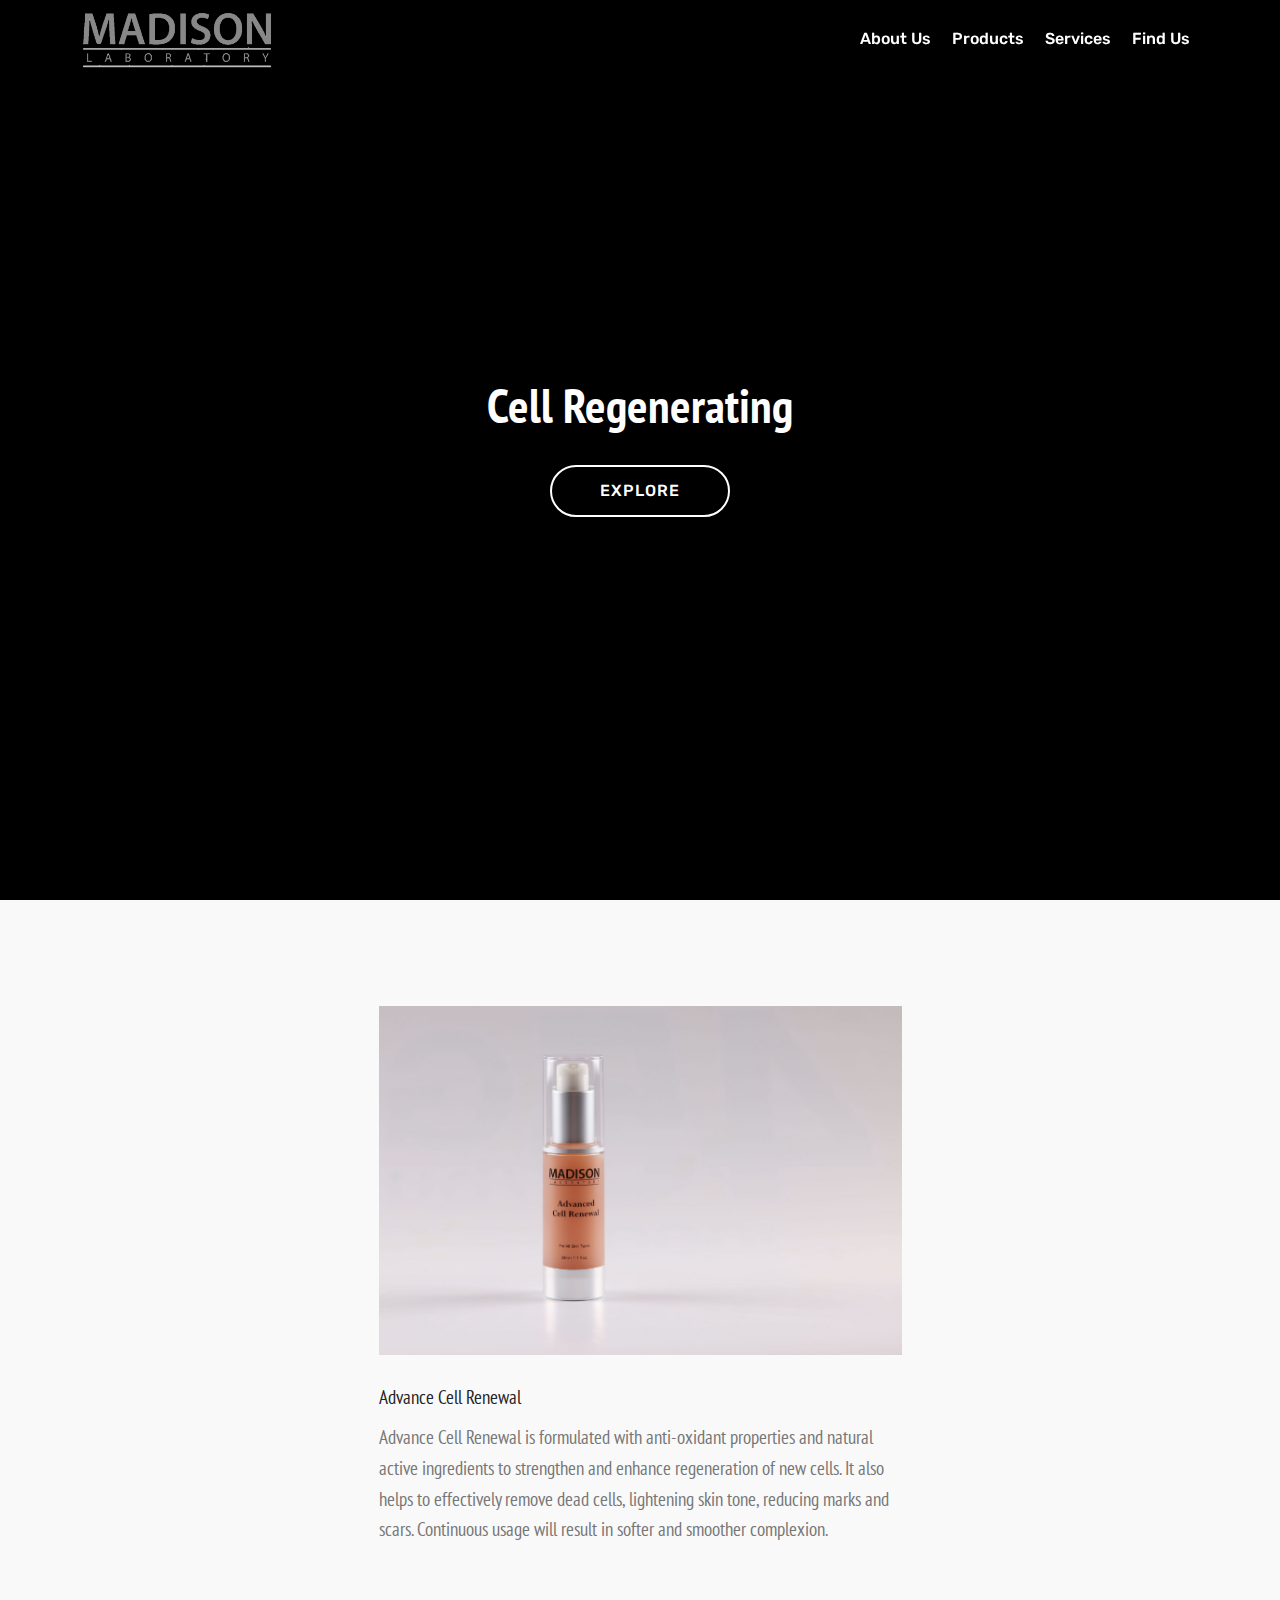
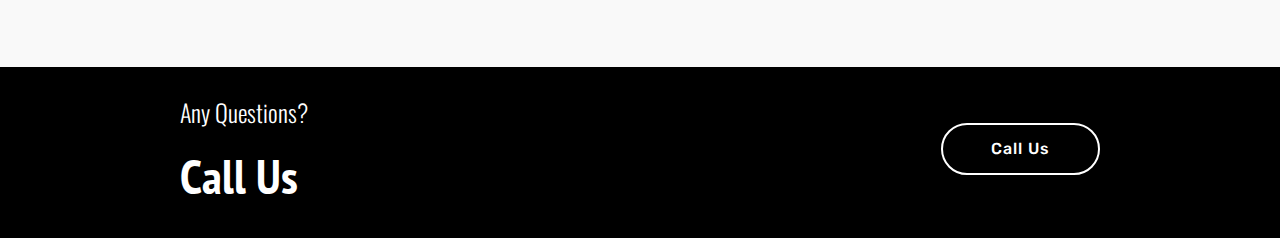
<file: cell regenerating.html>
<!DOCTYPE html>
<html >
<head>
  <!-- Site made with Mobirise Website Builder v4.5.4, https://mobirise.com -->
  <meta charset="UTF-8">
  <meta http-equiv="X-UA-Compatible" content="IE=edge">
  <meta name="generator" content="Mobirise v4.5.4, mobirise.com">
  <meta name="viewport" content="width=device-width, initial-scale=1, minimum-scale=1">
  <link rel="shortcut icon" href="assets/images/picture1-742x232.png" type="image/x-icon">
  <meta name="description" content="">
  <title>Cell Regenerating</title>
  <link rel="stylesheet" href="assets/web/assets/mobirise-icons/mobirise-icons.css">
  <link rel="stylesheet" href="assets/tether/tether.min.css">
  <link rel="stylesheet" href="assets/bootstrap/css/bootstrap.min.css">
  <link rel="stylesheet" href="assets/bootstrap/css/bootstrap-grid.min.css">
  <link rel="stylesheet" href="assets/bootstrap/css/bootstrap-reboot.min.css">
  <link rel="stylesheet" href="assets/soundcloud-plugin/style.css">
  <link rel="stylesheet" href="assets/dropdown/css/style.css">
  <link rel="stylesheet" href="assets/theme/css/style.css">
  <link rel="stylesheet" href="assets/mobirise/css/mbr-additional.css" type="text/css">
  
  
  
</head>
<body>
<section class="menu cid-qPUTI4lbA1" once="menu" id="menu1-1v">

    

    <nav class="navbar navbar-expand beta-menu navbar-dropdown align-items-center navbar-fixed-top navbar-toggleable-sm bg-color transparent">
        <button class="navbar-toggler navbar-toggler-right" type="button" data-toggle="collapse" data-target="#navbarSupportedContent" aria-controls="navbarSupportedContent" aria-expanded="false" aria-label="Toggle navigation">
            <div class="hamburger">
                <span></span>
                <span></span>
                <span></span>
                <span></span>
            </div>
        </button>
        <div class="menu-logo">
            <div class="navbar-brand">
                <span class="navbar-logo">
                    <a href="index.html">
                         <img src="assets/images/picture1-742x232.png" alt="Mobirise" title="" style="height: 3.8rem;">
                    </a>
                </span>
                <span class="navbar-caption-wrap"><a class="navbar-caption text-white display-4" href="https://mobirise.com"></a></span>
            </div>
        </div>
        <div class="collapse navbar-collapse" id="navbarSupportedContent">
            <ul class="navbar-nav nav-dropdown nav-right" data-app-modern-menu="true"><li class="nav-item">
                    <a class="nav-link link text-white display-4" href="index.html#content4-f">About Us</a>
                </li>
                <li class="nav-item">
                    <a class="nav-link link text-white display-4" href="index.html#features13-m">
                        
                        Products</a>
                </li><li class="nav-item"><a class="nav-link link text-white display-4" href="index.html#features18-q">
                        
                        Services</a></li><li class="nav-item"><a class="nav-link link text-white display-4" href="index.html#header2-t">
                        
                        Find Us</a></li></ul>
            
        </div>
    </nav>
</section>

<section class="engine"><a href="https://mobirise.co/n">bootstrap modal popup</a></section><section class="cid-qPUTI57FnS mbr-fullscreen" id="header2-1w">

    

    

    <div class="container align-center">
        <div class="row justify-content-md-center">
            <div class="mbr-white col-md-10">
                <h1 class="mbr-section-title mbr-bold pb-3 mbr-fonts-style display-2">Cell Regenerating</h1>
                
                
                <div class="mbr-section-btn"><a class="btn btn-md btn-white-outline display-4" href="cell regenerating.html#features2-1x">EXPLORE</a></div>
            </div>
        </div>
    </div>
    
</section>

<section class="features2 cid-qPUTI5Gzzi" id="features2-1x">

    

    
    
    <div class="container">
        <div class="media-container-row">
            <div class="card p-3 col-12 col-md-6">
                <div class="card-wrapper">
                    <div class="card-img">
                        <img src="assets/images/advance-cell-renewal-4489x2995.jpg" alt="Mobirise" title="">
                    </div>
                    <div class="card-box">
                        <h4 class="card-title pb-3 mbr-fonts-style display-7">Advance Cell Renewal</h4>
                        <p class="mbr-text mbr-fonts-style display-7">Advance Cell Renewal is formulated with anti-oxidant properties and natural active ingredients to strengthen and enhance regeneration of new cells. It also helps to effectively remove dead cells, lightening skin tone, reducing marks and scars.  Continuous usage will result in softer and smoother complexion. <br></p>
                    </div>
                </div>
            </div>

            

            

            
        </div>
    </div>
</section>

<section class="mbr-section info1 cid-qPUTI6mubz" id="info1-1y">

    

    
    <div class="container">
        <div class="row justify-content-center content-row">
            <div class="media-container-column title col-12 col-lg-7 col-md-6">
                <h3 class="mbr-section-subtitle align-left mbr-light pb-3 mbr-fonts-style display-5">
                    Any Questions?</h3>
                <h2 class="align-left mbr-bold mbr-fonts-style display-2">
                    Call Us</h2>
            </div>
            <div class="media-container-column col-12 col-lg-3 col-md-4">
                <div class="mbr-section-btn align-right py-4"><a class="btn btn-white-outline display-4" href="index.html#header2-t">Call Us</a></div>
            </div>
        </div>
    </div>
</section>


  <script src="assets/web/assets/jquery/jquery.min.js"></script>
  <script src="assets/popper/popper.min.js"></script>
  <script src="assets/tether/tether.min.js"></script>
  <script src="assets/bootstrap/js/bootstrap.min.js"></script>
  <script src="assets/smoothscroll/smooth-scroll.js"></script>
  <script src="assets/dropdown/js/script.min.js"></script>
  <script src="assets/touchswipe/jquery.touch-swipe.min.js"></script>
  <script src="assets/theme/js/script.js"></script>
  
  
</body>
</html>
</file>
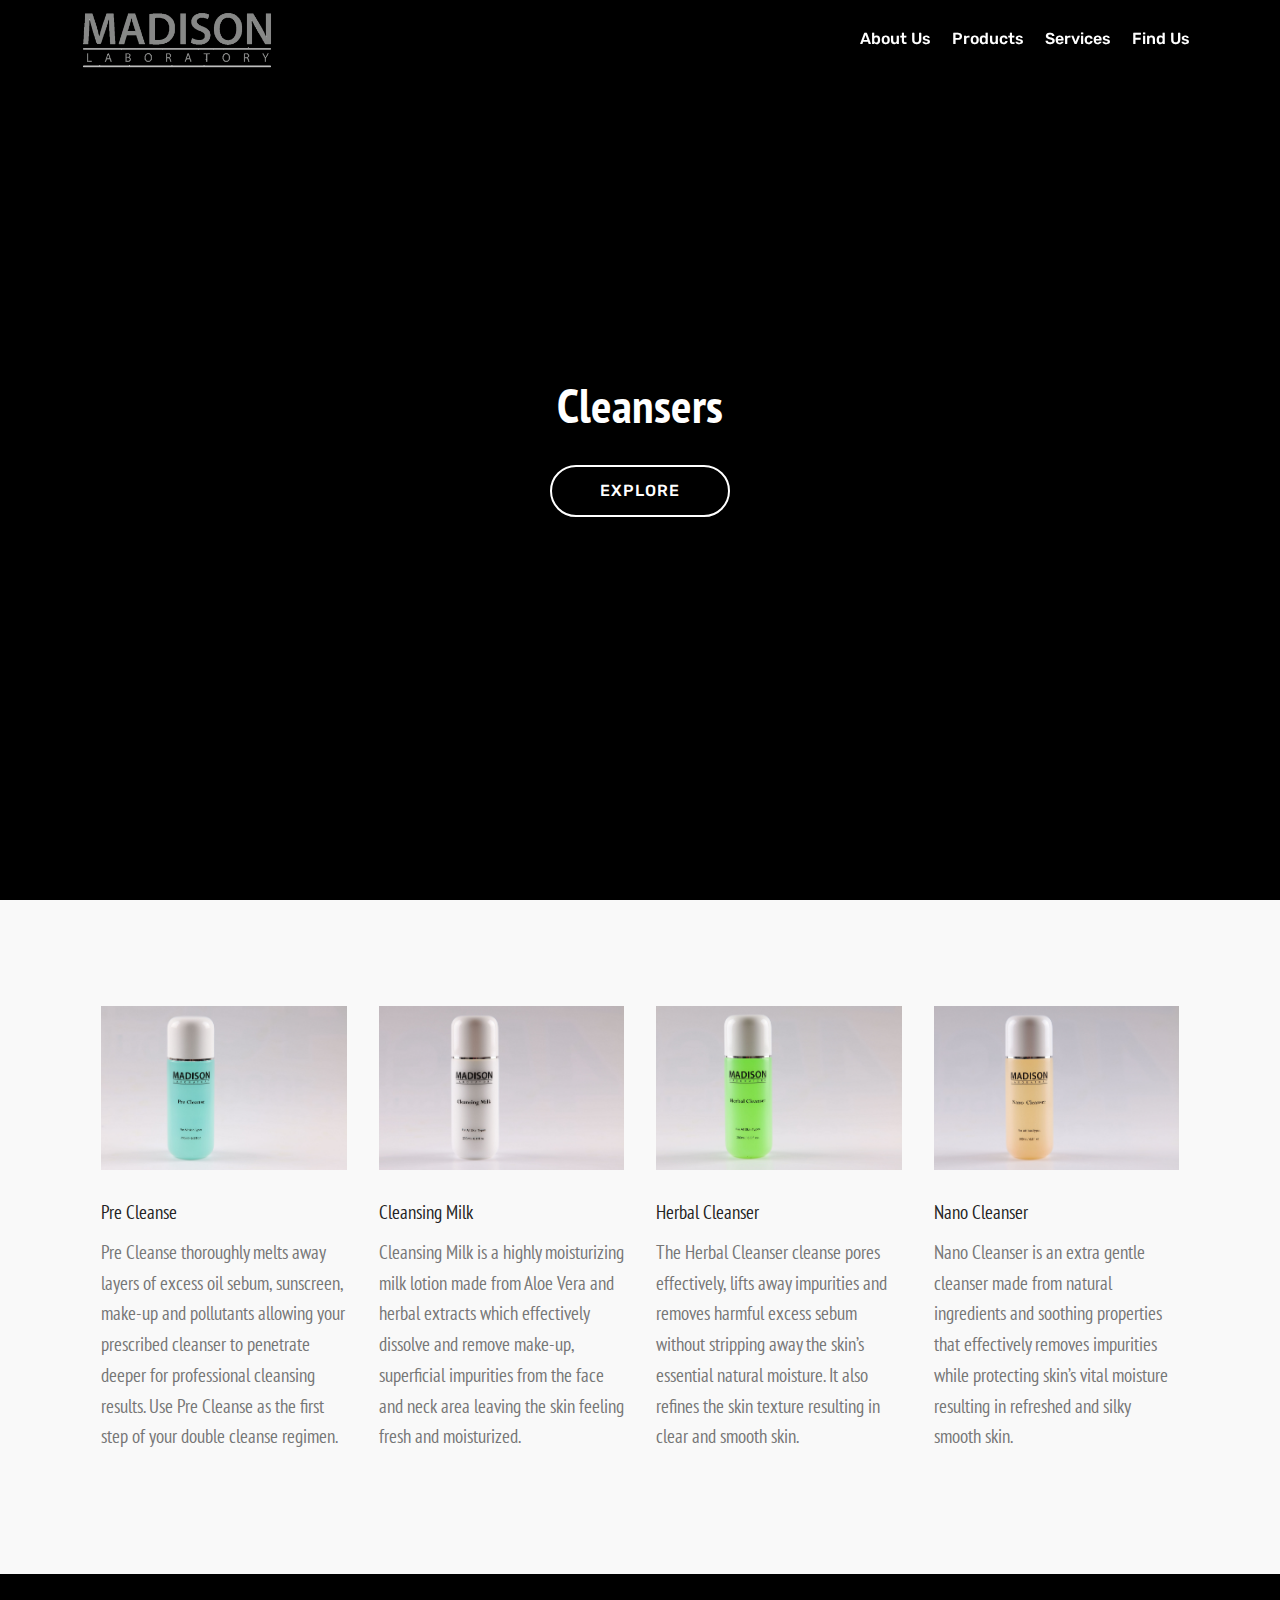
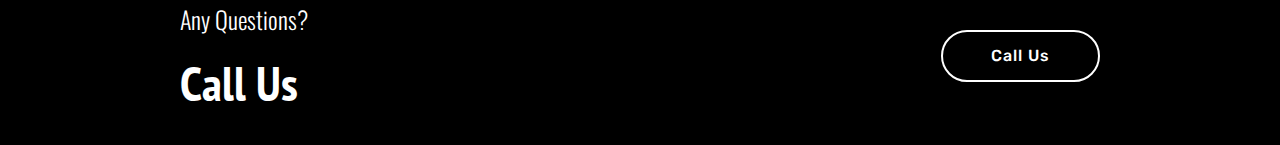
<file: cleansers.html>
<!DOCTYPE html>
<html >
<head>
  <!-- Site made with Mobirise Website Builder v4.5.4, https://mobirise.com -->
  <meta charset="UTF-8">
  <meta http-equiv="X-UA-Compatible" content="IE=edge">
  <meta name="generator" content="Mobirise v4.5.4, mobirise.com">
  <meta name="viewport" content="width=device-width, initial-scale=1, minimum-scale=1">
  <link rel="shortcut icon" href="assets/images/picture1-742x232.png" type="image/x-icon">
  <meta name="description" content="">
  <title>Cleansers</title>
  <link rel="stylesheet" href="assets/web/assets/mobirise-icons/mobirise-icons.css">
  <link rel="stylesheet" href="assets/tether/tether.min.css">
  <link rel="stylesheet" href="assets/bootstrap/css/bootstrap.min.css">
  <link rel="stylesheet" href="assets/bootstrap/css/bootstrap-grid.min.css">
  <link rel="stylesheet" href="assets/bootstrap/css/bootstrap-reboot.min.css">
  <link rel="stylesheet" href="assets/soundcloud-plugin/style.css">
  <link rel="stylesheet" href="assets/dropdown/css/style.css">
  <link rel="stylesheet" href="assets/theme/css/style.css">
  <link rel="stylesheet" href="assets/mobirise/css/mbr-additional.css" type="text/css">
  
  
  
</head>
<body>
<section class="menu cid-qOw2sXYv2i" once="menu" id="menu1-y">

    

    <nav class="navbar navbar-expand beta-menu navbar-dropdown align-items-center navbar-fixed-top navbar-toggleable-sm bg-color transparent">
        <button class="navbar-toggler navbar-toggler-right" type="button" data-toggle="collapse" data-target="#navbarSupportedContent" aria-controls="navbarSupportedContent" aria-expanded="false" aria-label="Toggle navigation">
            <div class="hamburger">
                <span></span>
                <span></span>
                <span></span>
                <span></span>
            </div>
        </button>
        <div class="menu-logo">
            <div class="navbar-brand">
                <span class="navbar-logo">
                    <a href="index.html">
                         <img src="assets/images/picture1-742x232.png" alt="Mobirise" title="" style="height: 3.8rem;">
                    </a>
                </span>
                <span class="navbar-caption-wrap"><a class="navbar-caption text-white display-4" href="https://mobirise.com"></a></span>
            </div>
        </div>
        <div class="collapse navbar-collapse" id="navbarSupportedContent">
            <ul class="navbar-nav nav-dropdown nav-right" data-app-modern-menu="true"><li class="nav-item">
                    <a class="nav-link link text-white display-4" href="index.html#content4-f">About Us</a>
                </li>
                <li class="nav-item">
                    <a class="nav-link link text-white display-4" href="index.html#features13-m">
                        
                        Products</a>
                </li><li class="nav-item"><a class="nav-link link text-white display-4" href="index.html#features18-q">
                        
                        Services</a></li><li class="nav-item"><a class="nav-link link text-white display-4" href="index.html#header2-t">
                        
                        Find Us</a></li></ul>
            
        </div>
    </nav>
</section>

<section class="engine"><a href="https://mobirise.co/k">bootstrap template</a></section><section class="cid-qPUOEQ9zET mbr-fullscreen" id="header2-14">

    

    

    <div class="container align-center">
        <div class="row justify-content-md-center">
            <div class="mbr-white col-md-10">
                <h1 class="mbr-section-title mbr-bold pb-3 mbr-fonts-style display-2">
                    Cleansers</h1>
                
                
                <div class="mbr-section-btn"><a class="btn btn-md btn-white-outline display-4" href="cleansers.html#features2-15">EXPLORE</a></div>
            </div>
        </div>
    </div>
    
</section>

<section class="features2 cid-qPUOZbGTVU" id="features2-15">

    

    
    
    <div class="container">
        <div class="media-container-row">
            <div class="card p-3 col-12 col-md-6 col-lg-3">
                <div class="card-wrapper">
                    <div class="card-img">
                        <img src="assets/images/pre-cleanse-4489x2995.jpg" alt="Mobirise" title="">
                    </div>
                    <div class="card-box">
                        <h4 class="card-title pb-3 mbr-fonts-style display-7">Pre Cleanse</h4>
                        <p class="mbr-text mbr-fonts-style display-7">Pre Cleanse thoroughly melts away layers of excess oil sebum, sunscreen, make-up and pollutants allowing your prescribed cleanser to penetrate deeper for professional cleansing results. Use Pre Cleanse as the first step of your double cleanse regimen.</p>
                    </div>
                </div>
            </div>

            <div class="card p-3 col-12 col-md-6 col-lg-3">
                <div class="card-wrapper">
                    <div class="card-img">
                        <img src="assets/images/cleansing-milk-4489x2995.jpg" alt="Mobirise" title="">
                    </div>
                    <div class="card-box ">
                        <h4 class="card-title pb-3 mbr-fonts-style display-7">
                            Cleansing Milk</h4>
                        <p class="mbr-text mbr-fonts-style display-7">Cleansing Milk is a highly moisturizing milk lotion made from Aloe Vera and herbal extracts which effectively dissolve and remove make-up, superficial impurities from the face and neck area leaving the skin feeling fresh and moisturized.</p>
                    </div>
                </div>
            </div>

            <div class="card p-3 col-12 col-md-6 col-lg-3">
                <div class="card-wrapper">
                    <div class="card-img">
                        <img src="assets/images/herbal-cleanser-4489x2995.jpg" alt="Mobirise" title="">
                    </div>
                    <div class="card-box">
                        <h4 class="card-title pb-3 mbr-fonts-style display-7">
                            Herbal Cleanser</h4>
                        <p class="mbr-text mbr-fonts-style display-7">The Herbal Cleanser cleanse pores effectively, lifts away impurities and removes harmful excess sebum without stripping away the skin’s essential natural moisture. It also refines the skin texture resulting in clear and smooth skin.</p>
                    </div>
                </div>
            </div>

            <div class="card p-3 col-12 col-md-6 col-lg-3">
                <div class="card-wrapper">
                    <div class="card-img">
                        <img src="assets/images/nano-cleanser-4489x2995.jpg" alt="Mobirise" title="">
                    </div>
                    <div class="card-box">
                        <h4 class="card-title pb-3 mbr-fonts-style display-7">
                            Nano Cleanser</h4>
                        <p class="mbr-text mbr-fonts-style display-7">Nano Cleanser is an extra gentle cleanser made from natural ingredients and soothing properties that effectively removes impurities while protecting skin’s vital moisture resulting in refreshed and silky smooth skin.</p>
                    </div>
                </div>
            </div>
        </div>
    </div>
</section>

<section class="mbr-section info1 cid-qPUPuWZXff" id="info1-16">

    

    
    <div class="container">
        <div class="row justify-content-center content-row">
            <div class="media-container-column title col-12 col-lg-7 col-md-6">
                <h3 class="mbr-section-subtitle align-left mbr-light pb-3 mbr-fonts-style display-5">
                    Any Questions?</h3>
                <h2 class="align-left mbr-bold mbr-fonts-style display-2">
                    Call Us</h2>
            </div>
            <div class="media-container-column col-12 col-lg-3 col-md-4">
                <div class="mbr-section-btn align-right py-4"><a class="btn btn-white-outline display-4" href="index.html#header2-t">Call Us</a></div>
            </div>
        </div>
    </div>
</section>


  <script src="assets/web/assets/jquery/jquery.min.js"></script>
  <script src="assets/popper/popper.min.js"></script>
  <script src="assets/tether/tether.min.js"></script>
  <script src="assets/bootstrap/js/bootstrap.min.js"></script>
  <script src="assets/smoothscroll/smooth-scroll.js"></script>
  <script src="assets/dropdown/js/script.min.js"></script>
  <script src="assets/touchswipe/jquery.touch-swipe.min.js"></script>
  <script src="assets/theme/js/script.js"></script>
  
  
</body>
</html>
</file>
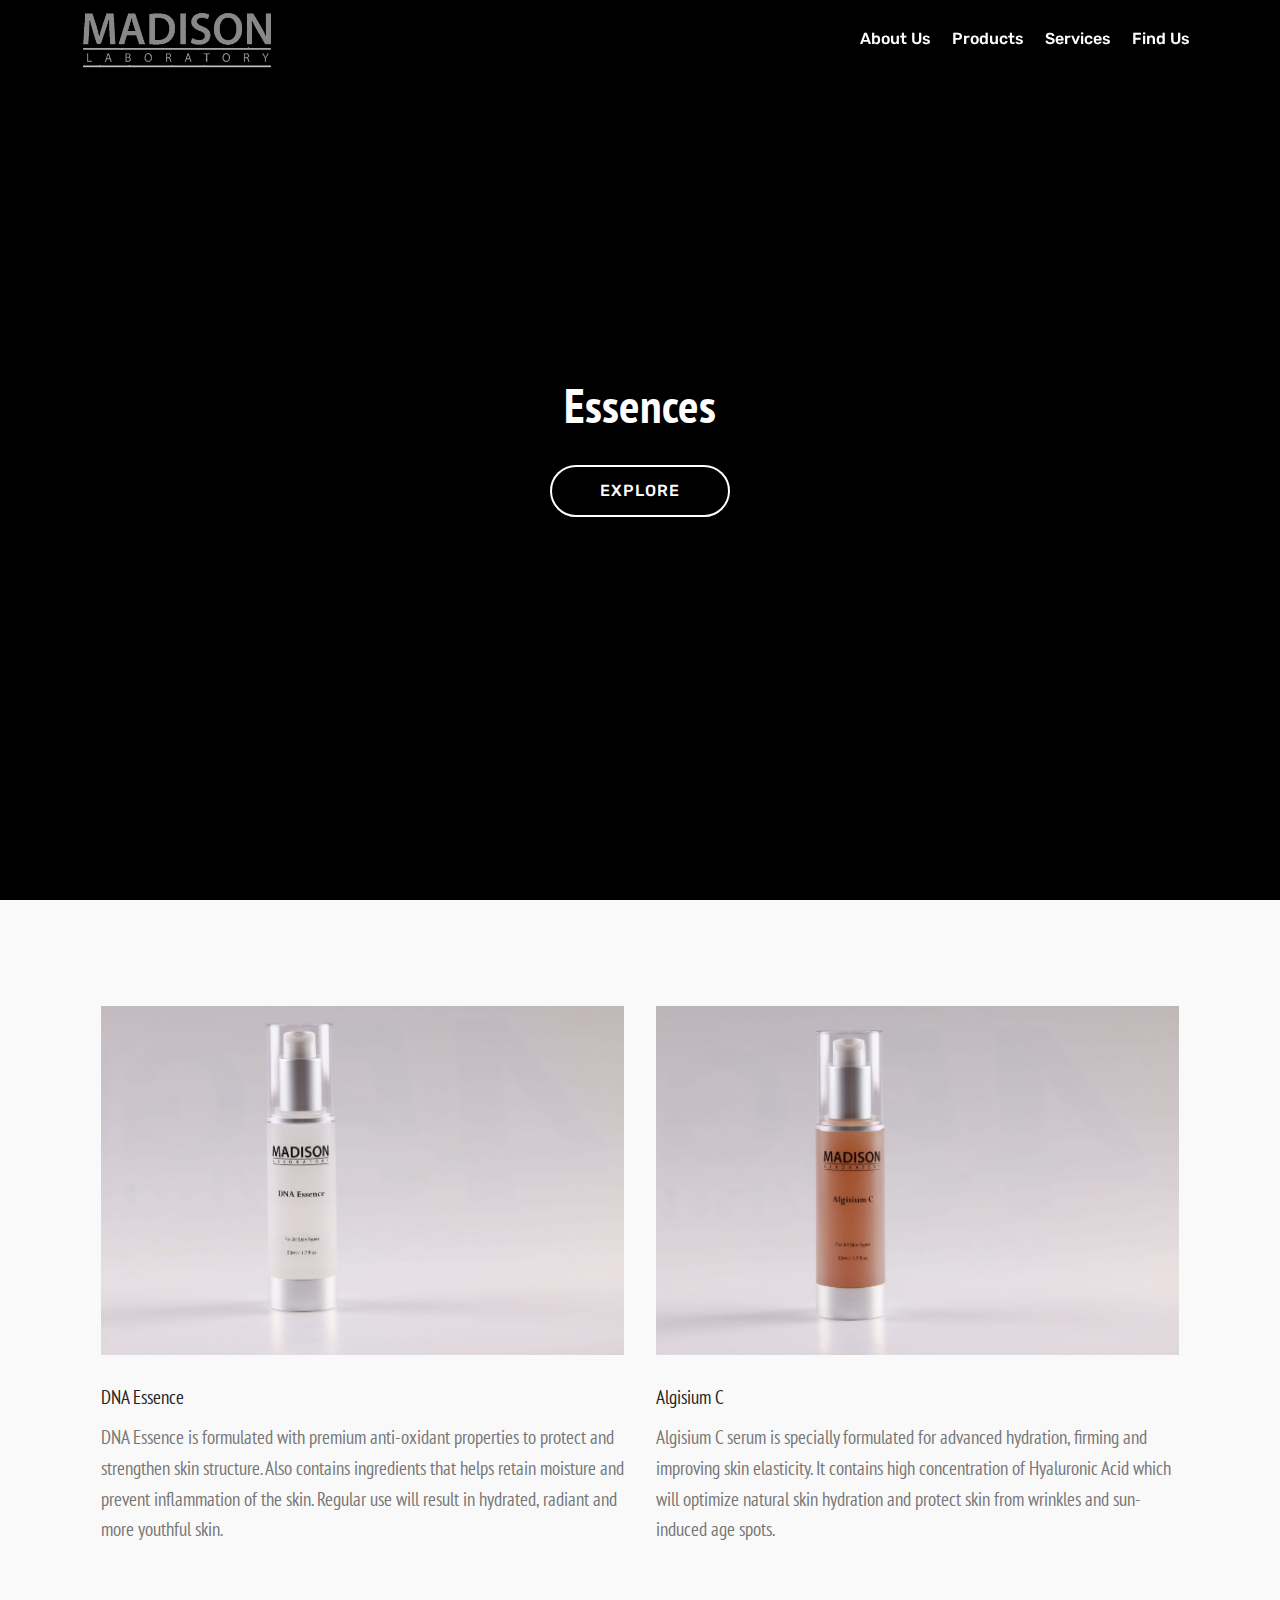
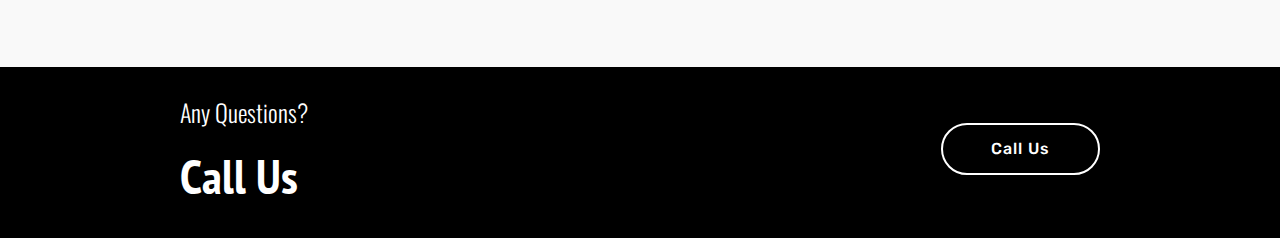
<file: essences.html>
<!DOCTYPE html>
<html >
<head>
  <!-- Site made with Mobirise Website Builder v4.5.4, https://mobirise.com -->
  <meta charset="UTF-8">
  <meta http-equiv="X-UA-Compatible" content="IE=edge">
  <meta name="generator" content="Mobirise v4.5.4, mobirise.com">
  <meta name="viewport" content="width=device-width, initial-scale=1, minimum-scale=1">
  <link rel="shortcut icon" href="assets/images/picture1-742x232.png" type="image/x-icon">
  <meta name="description" content="">
  <title>Essences</title>
  <link rel="stylesheet" href="assets/web/assets/mobirise-icons/mobirise-icons.css">
  <link rel="stylesheet" href="assets/tether/tether.min.css">
  <link rel="stylesheet" href="assets/bootstrap/css/bootstrap.min.css">
  <link rel="stylesheet" href="assets/bootstrap/css/bootstrap-grid.min.css">
  <link rel="stylesheet" href="assets/bootstrap/css/bootstrap-reboot.min.css">
  <link rel="stylesheet" href="assets/soundcloud-plugin/style.css">
  <link rel="stylesheet" href="assets/dropdown/css/style.css">
  <link rel="stylesheet" href="assets/theme/css/style.css">
  <link rel="stylesheet" href="assets/mobirise/css/mbr-additional.css" type="text/css">
  
  
  
</head>
<body>
<section class="menu cid-qPURTwGBb7" once="menu" id="menu1-1c">

    

    <nav class="navbar navbar-expand beta-menu navbar-dropdown align-items-center navbar-fixed-top navbar-toggleable-sm bg-color transparent">
        <button class="navbar-toggler navbar-toggler-right" type="button" data-toggle="collapse" data-target="#navbarSupportedContent" aria-controls="navbarSupportedContent" aria-expanded="false" aria-label="Toggle navigation">
            <div class="hamburger">
                <span></span>
                <span></span>
                <span></span>
                <span></span>
            </div>
        </button>
        <div class="menu-logo">
            <div class="navbar-brand">
                <span class="navbar-logo">
                    <a href="index.html">
                         <img src="assets/images/picture1-742x232.png" alt="Mobirise" title="" style="height: 3.8rem;">
                    </a>
                </span>
                <span class="navbar-caption-wrap"><a class="navbar-caption text-white display-4" href="https://mobirise.com"></a></span>
            </div>
        </div>
        <div class="collapse navbar-collapse" id="navbarSupportedContent">
            <ul class="navbar-nav nav-dropdown nav-right" data-app-modern-menu="true"><li class="nav-item">
                    <a class="nav-link link text-white display-4" href="index.html#content4-f">About Us</a>
                </li>
                <li class="nav-item">
                    <a class="nav-link link text-white display-4" href="index.html#features13-m">
                        
                        Products</a>
                </li><li class="nav-item"><a class="nav-link link text-white display-4" href="index.html#features18-q">
                        
                        Services</a></li><li class="nav-item"><a class="nav-link link text-white display-4" href="index.html#header2-t">
                        
                        Find Us</a></li></ul>
            
        </div>
    </nav>
</section>

<section class="engine"><a href="https://mobirise.co/i">build your own website</a></section><section class="cid-qPURTxiGKJ mbr-fullscreen" id="header2-1d">

    

    

    <div class="container align-center">
        <div class="row justify-content-md-center">
            <div class="mbr-white col-md-10">
                <h1 class="mbr-section-title mbr-bold pb-3 mbr-fonts-style display-2">
                    Essences</h1>
                
                
                <div class="mbr-section-btn"><a class="btn btn-md btn-white-outline display-4" href="page3.html#features2-1e">EXPLORE</a></div>
            </div>
        </div>
    </div>
    
</section>

<section class="features2 cid-qPURTxPFTl" id="features2-1e">

    

    
    
    <div class="container">
        <div class="media-container-row">
            <div class="card p-3 col-12 col-md-6">
                <div class="card-wrapper">
                    <div class="card-img">
                        <img src="assets/images/dna-essence-4489x2995.jpg" alt="Mobirise" title="">
                    </div>
                    <div class="card-box">
                        <h4 class="card-title pb-3 mbr-fonts-style display-7">DNA Essence</h4>
                        <p class="mbr-text mbr-fonts-style display-7">DNA Essence is formulated with premium anti-oxidant properties to protect and strengthen skin structure. Also contains ingredients that helps retain moisture and prevent inflammation of the skin. Regular use will result in hydrated, radiant and more youthful skin.</p>
                    </div>
                </div>
            </div>

            <div class="card p-3 col-12 col-md-6">
                <div class="card-wrapper">
                    <div class="card-img">
                        <img src="assets/images/algisum-c-4489x2995.jpg" alt="Mobirise" title="">
                    </div>
                    <div class="card-box ">
                        <h4 class="card-title pb-3 mbr-fonts-style display-7">
                            Algisium C</h4>
                        <p class="mbr-text mbr-fonts-style display-7">Algisium C serum is specially formulated for advanced hydration, firming and improving skin elasticity. It contains high concentration of Hyaluronic Acid which will optimize natural skin hydration and protect skin from wrinkles and sun-induced age spots. </p>
                    </div>
                </div>
            </div>

            

            
        </div>
    </div>
</section>

<section class="mbr-section info1 cid-qPURTyKrdu" id="info1-1f">

    

    
    <div class="container">
        <div class="row justify-content-center content-row">
            <div class="media-container-column title col-12 col-lg-7 col-md-6">
                <h3 class="mbr-section-subtitle align-left mbr-light pb-3 mbr-fonts-style display-5">
                    Any Questions?</h3>
                <h2 class="align-left mbr-bold mbr-fonts-style display-2">
                    Call Us</h2>
            </div>
            <div class="media-container-column col-12 col-lg-3 col-md-4">
                <div class="mbr-section-btn align-right py-4"><a class="btn btn-white-outline display-4" href="index.html#header2-t">Call Us</a></div>
            </div>
        </div>
    </div>
</section>


  <script src="assets/web/assets/jquery/jquery.min.js"></script>
  <script src="assets/popper/popper.min.js"></script>
  <script src="assets/tether/tether.min.js"></script>
  <script src="assets/bootstrap/js/bootstrap.min.js"></script>
  <script src="assets/smoothscroll/smooth-scroll.js"></script>
  <script src="assets/dropdown/js/script.min.js"></script>
  <script src="assets/touchswipe/jquery.touch-swipe.min.js"></script>
  <script src="assets/theme/js/script.js"></script>
  
  
</body>
</html>
</file>
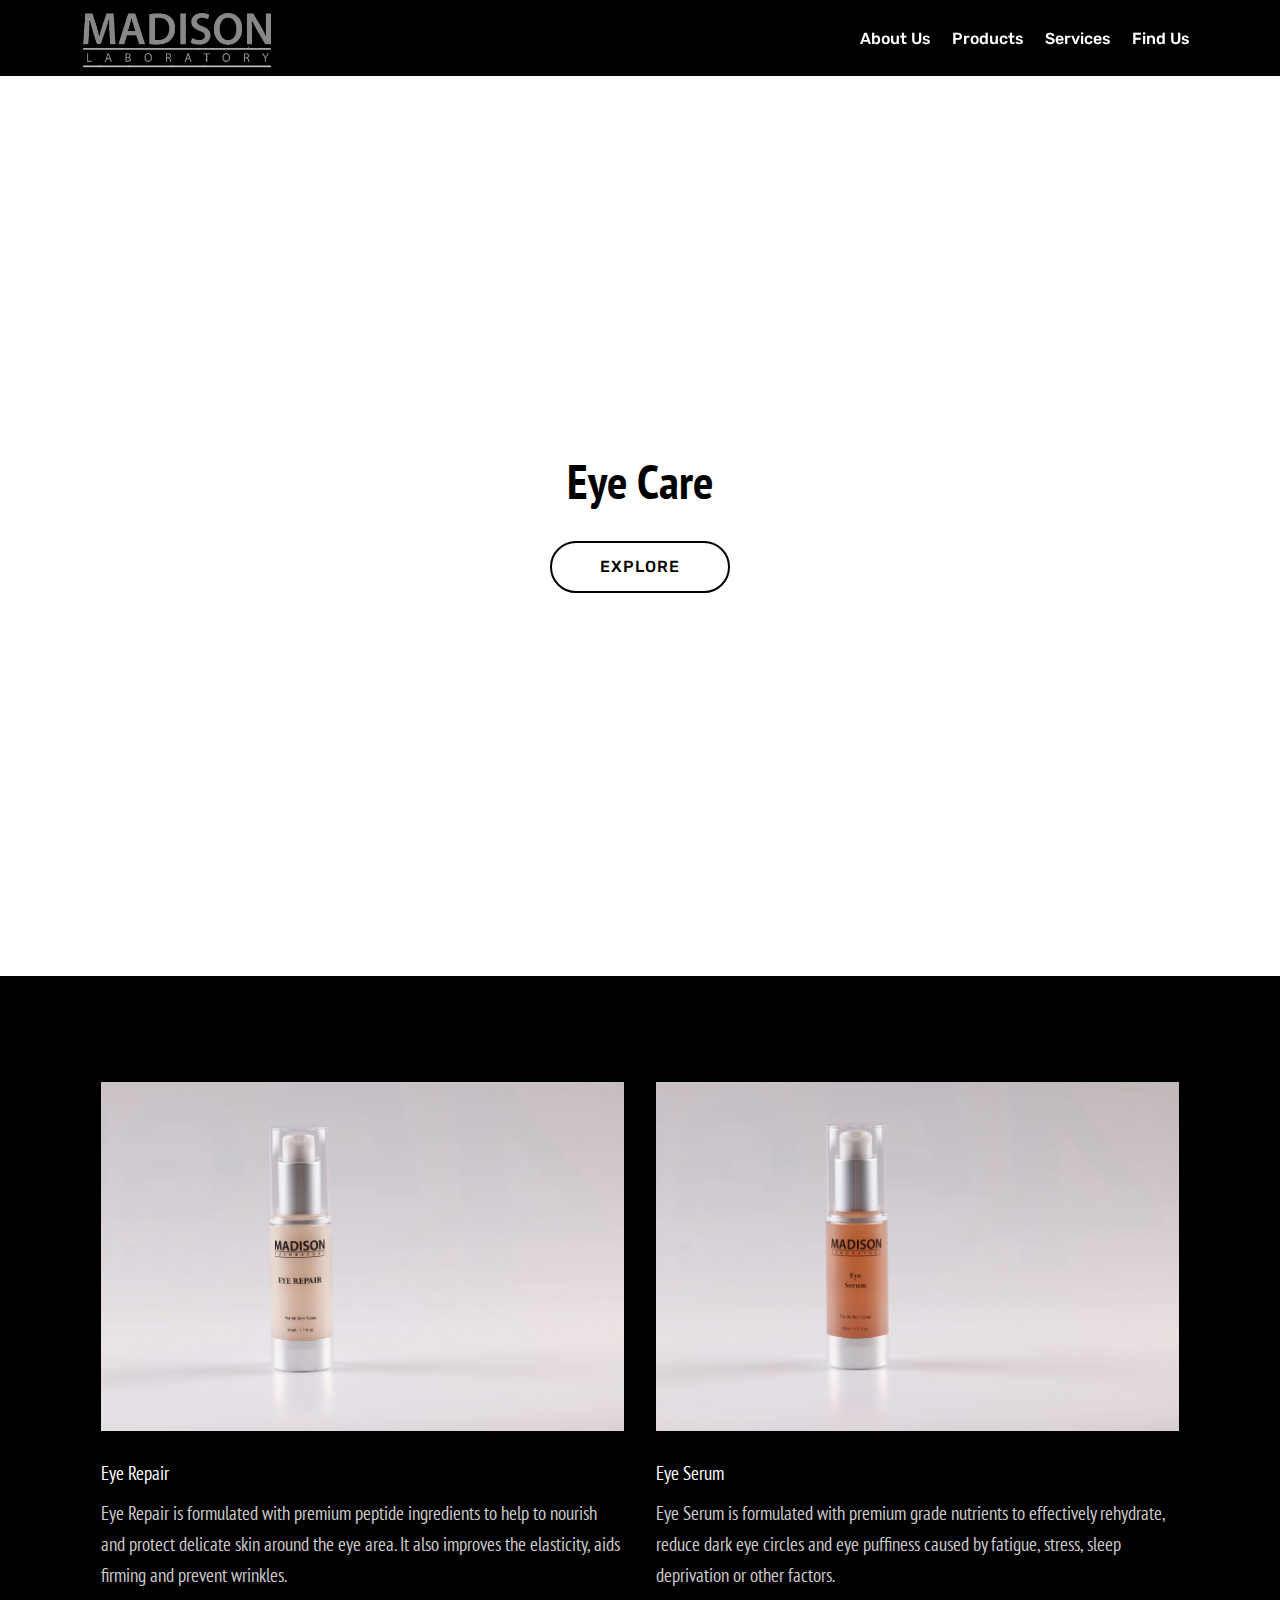
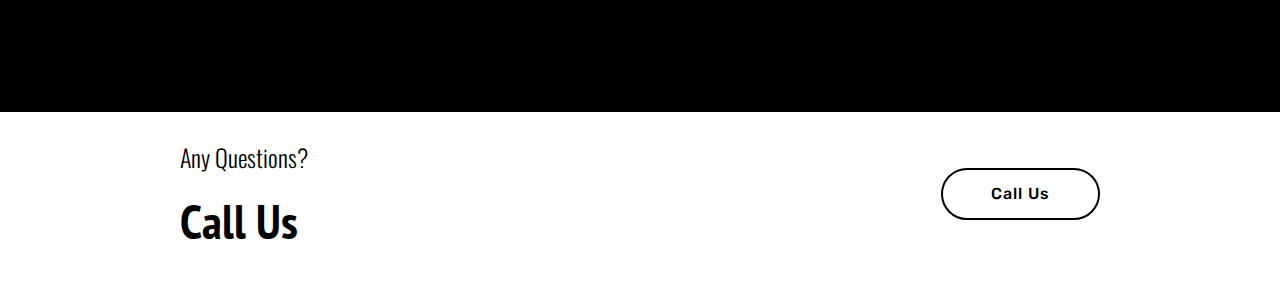
<file: eye care.html>
<!DOCTYPE html>
<html >
<head>
  <!-- Site made with Mobirise Website Builder v4.5.4, https://mobirise.com -->
  <meta charset="UTF-8">
  <meta http-equiv="X-UA-Compatible" content="IE=edge">
  <meta name="generator" content="Mobirise v4.5.4, mobirise.com">
  <meta name="viewport" content="width=device-width, initial-scale=1, minimum-scale=1">
  <link rel="shortcut icon" href="assets/images/picture1-742x232.png" type="image/x-icon">
  <meta name="description" content="">
  <title>Eye Care</title>
  <link rel="stylesheet" href="assets/web/assets/mobirise-icons/mobirise-icons.css">
  <link rel="stylesheet" href="assets/tether/tether.min.css">
  <link rel="stylesheet" href="assets/bootstrap/css/bootstrap.min.css">
  <link rel="stylesheet" href="assets/bootstrap/css/bootstrap-grid.min.css">
  <link rel="stylesheet" href="assets/bootstrap/css/bootstrap-reboot.min.css">
  <link rel="stylesheet" href="assets/soundcloud-plugin/style.css">
  <link rel="stylesheet" href="assets/dropdown/css/style.css">
  <link rel="stylesheet" href="assets/theme/css/style.css">
  <link rel="stylesheet" href="assets/mobirise/css/mbr-additional.css" type="text/css">
  
  
  
</head>
<body>
<section class="menu cid-qPUU3iff1I" once="menu" id="menu1-1z">

    

    <nav class="navbar navbar-expand beta-menu navbar-dropdown align-items-center navbar-fixed-top navbar-toggleable-sm bg-color transparent">
        <button class="navbar-toggler navbar-toggler-right" type="button" data-toggle="collapse" data-target="#navbarSupportedContent" aria-controls="navbarSupportedContent" aria-expanded="false" aria-label="Toggle navigation">
            <div class="hamburger">
                <span></span>
                <span></span>
                <span></span>
                <span></span>
            </div>
        </button>
        <div class="menu-logo">
            <div class="navbar-brand">
                <span class="navbar-logo">
                    <a href="index.html">
                         <img src="assets/images/picture1-742x232.png" alt="Mobirise" title="" style="height: 3.8rem;">
                    </a>
                </span>
                <span class="navbar-caption-wrap"><a class="navbar-caption text-white display-4" href="https://mobirise.com"></a></span>
            </div>
        </div>
        <div class="collapse navbar-collapse" id="navbarSupportedContent">
            <ul class="navbar-nav nav-dropdown nav-right" data-app-modern-menu="true"><li class="nav-item">
                    <a class="nav-link link text-white display-4" href="index.html#content4-f">About Us</a>
                </li>
                <li class="nav-item">
                    <a class="nav-link link text-white display-4" href="index.html#features13-m">
                        
                        Products</a>
                </li><li class="nav-item"><a class="nav-link link text-white display-4" href="index.html#features18-q">
                        
                        Services</a></li><li class="nav-item"><a class="nav-link link text-white display-4" href="index.html#header2-t">
                        
                        Find Us</a></li></ul>
            
        </div>
    </nav>
</section>

<section class="engine"><a href="https://mobirise.co/m">bootstrap table</a></section><section class="mbr-section content5 cid-qPUU3j1KCI" id="content5-20">

    

    

    <div class="container">
        <div class="media-container-row">
            <div class="title col-12 col-md-8">
                
                
                
                
            </div>
        </div>
    </div>
</section>

<section class="cid-qPUU3jyudM mbr-fullscreen" id="header2-21">

    

    

    <div class="container align-center">
        <div class="row justify-content-md-center">
            <div class="mbr-white col-md-10">
                <h1 class="mbr-section-title mbr-bold pb-3 mbr-fonts-style display-2">Eye Care</h1>
                
                
                <div class="mbr-section-btn"><a class="btn btn-md btn-black-outline display-4" href="eye care.html#features2-22">EXPLORE</a></div>
            </div>
        </div>
    </div>
    
</section>

<section class="features2 cid-qPUU3k63Jf" id="features2-22">

    

    
    
    <div class="container">
        <div class="media-container-row">
            <div class="card p-3 col-12 col-md-6">
                <div class="card-wrapper">
                    <div class="card-img">
                        <img src="assets/images/eye-repair-4489x2995.jpg" alt="Mobirise" title="">
                    </div>
                    <div class="card-box">
                        <h4 class="card-title pb-3 mbr-fonts-style display-7">Eye Repair</h4>
                        <p class="mbr-text mbr-fonts-style display-7">Eye Repair is formulated with premium peptide ingredients to help to nourish and protect delicate skin around the eye area. It also improves the elasticity, aids firming and prevent wrinkles.</p>
                    </div>
                </div>
            </div>

            <div class="card p-3 col-12 col-md-6">
                <div class="card-wrapper">
                    <div class="card-img">
                        <img src="assets/images/eye-serum-4489x2995.jpg" alt="Mobirise" title="">
                    </div>
                    <div class="card-box ">
                        <h4 class="card-title pb-3 mbr-fonts-style display-7">
                            Eye Serum</h4>
                        <p class="mbr-text mbr-fonts-style display-7">Eye Serum is formulated with premium grade nutrients to effectively rehydrate, reduce dark eye circles and eye puffiness caused by fatigue, stress, sleep deprivation or other factors. </p>
                    </div>
                </div>
            </div>

            

            
        </div>
    </div>
</section>

<section class="mbr-section info1 cid-qPUU3kKzUP" id="info1-23">

    

    
    <div class="container">
        <div class="row justify-content-center content-row">
            <div class="media-container-column title col-12 col-lg-7 col-md-6">
                <h3 class="mbr-section-subtitle align-left mbr-light pb-3 mbr-fonts-style display-5">
                    Any Questions?</h3>
                <h2 class="align-left mbr-bold mbr-fonts-style display-2">
                    Call Us</h2>
            </div>
            <div class="media-container-column col-12 col-lg-3 col-md-4">
                <div class="mbr-section-btn align-right py-4"><a class="btn btn-black-outline display-4" href="index.html#header2-t">Call Us</a></div>
            </div>
        </div>
    </div>
</section>


  <script src="assets/web/assets/jquery/jquery.min.js"></script>
  <script src="assets/popper/popper.min.js"></script>
  <script src="assets/tether/tether.min.js"></script>
  <script src="assets/bootstrap/js/bootstrap.min.js"></script>
  <script src="assets/smoothscroll/smooth-scroll.js"></script>
  <script src="assets/dropdown/js/script.min.js"></script>
  <script src="assets/touchswipe/jquery.touch-swipe.min.js"></script>
  <script src="assets/theme/js/script.js"></script>
  
  
</body>
</html>
</file>
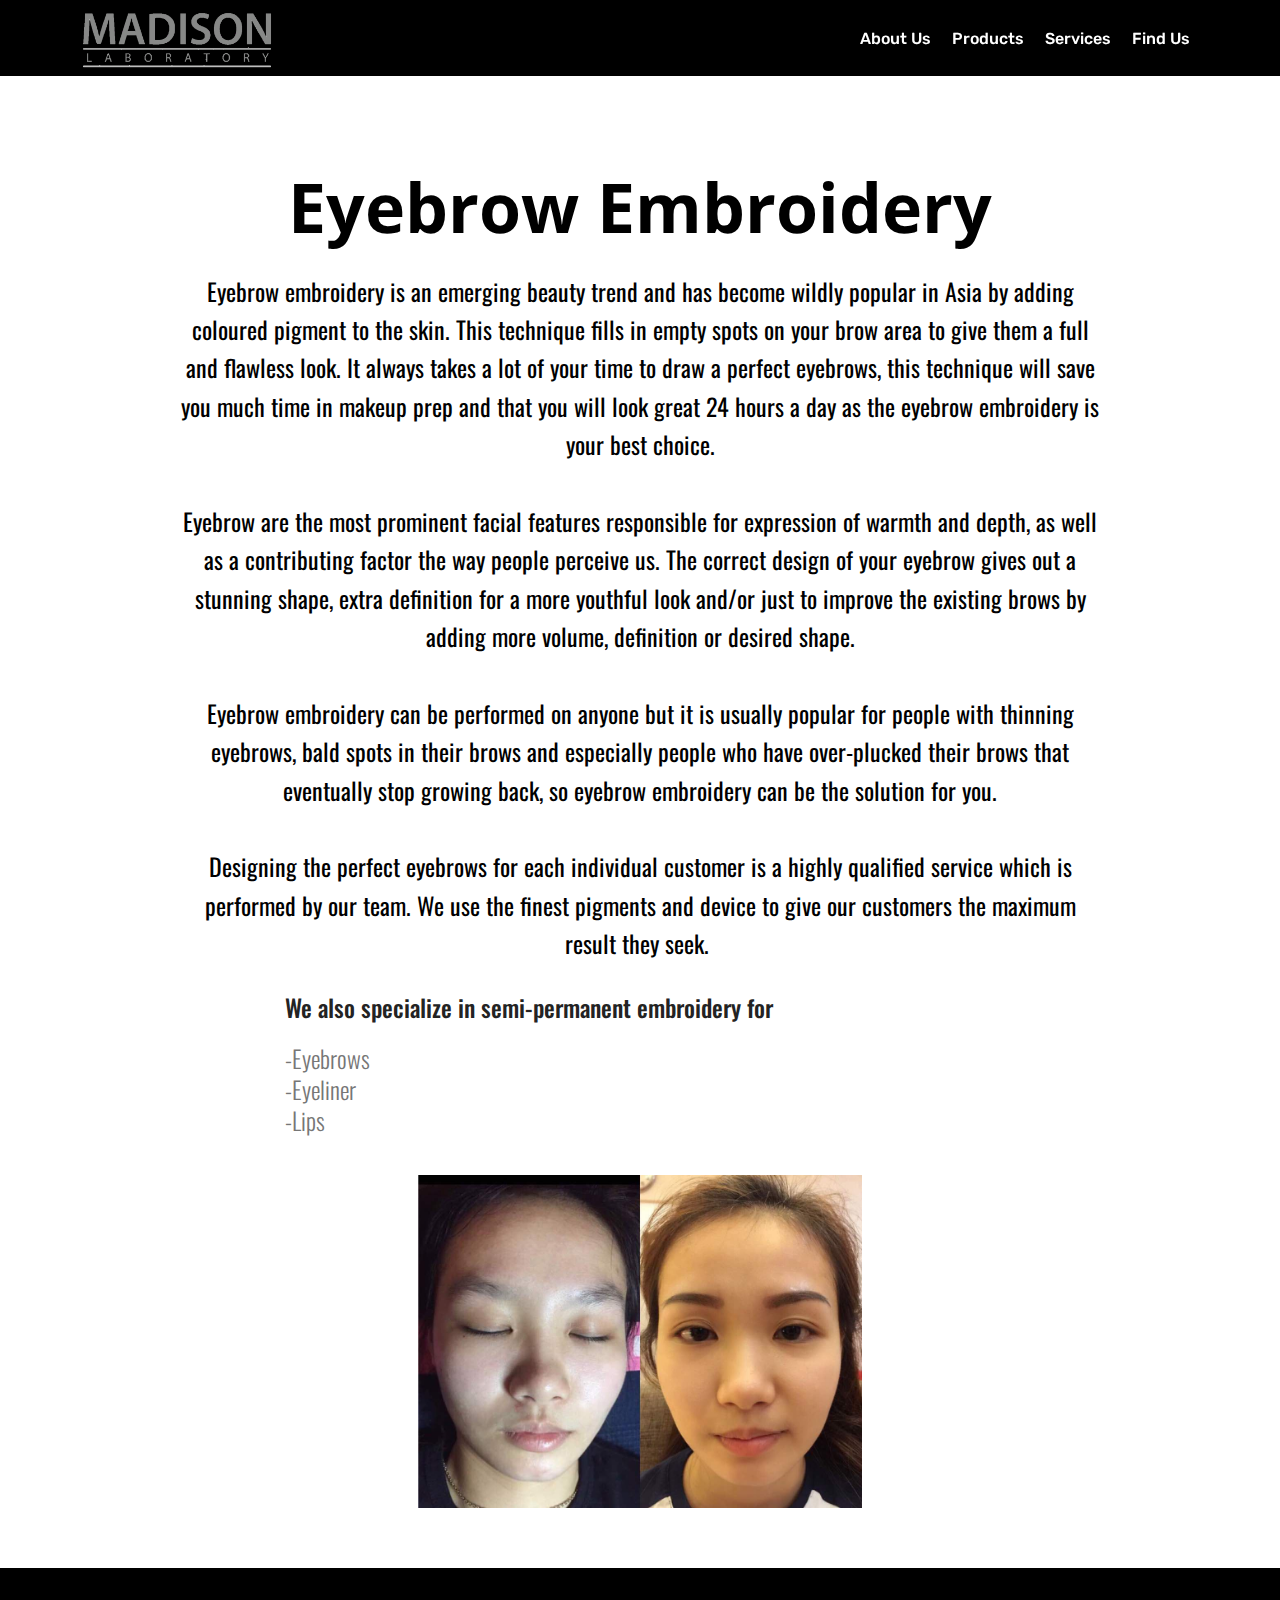
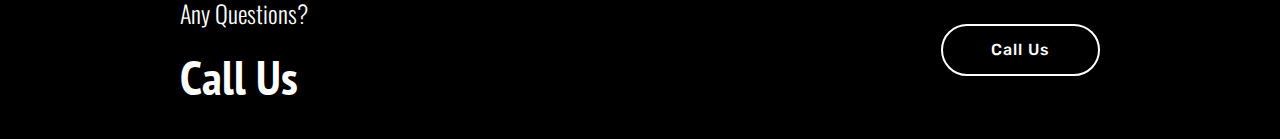
<file: eyebrow embroidery.html>
<!DOCTYPE html>
<html >
<head>
  <!-- Site made with Mobirise Website Builder v4.5.4, https://mobirise.com -->
  <meta charset="UTF-8">
  <meta http-equiv="X-UA-Compatible" content="IE=edge">
  <meta name="generator" content="Mobirise v4.5.4, mobirise.com">
  <meta name="viewport" content="width=device-width, initial-scale=1, minimum-scale=1">
  <link rel="shortcut icon" href="assets/images/picture1-742x232.png" type="image/x-icon">
  <meta name="description" content="">
  <title>Eyebrow Embroidery</title>
  <link rel="stylesheet" href="assets/web/assets/mobirise-icons/mobirise-icons.css">
  <link rel="stylesheet" href="assets/tether/tether.min.css">
  <link rel="stylesheet" href="assets/bootstrap/css/bootstrap.min.css">
  <link rel="stylesheet" href="assets/bootstrap/css/bootstrap-grid.min.css">
  <link rel="stylesheet" href="assets/bootstrap/css/bootstrap-reboot.min.css">
  <link rel="stylesheet" href="assets/soundcloud-plugin/style.css">
  <link rel="stylesheet" href="assets/dropdown/css/style.css">
  <link rel="stylesheet" href="assets/theme/css/style.css">
  <link rel="stylesheet" href="assets/mobirise/css/mbr-additional.css" type="text/css">
  
  
  
</head>
<body>
<section class="menu cid-qOw2sXYv2i" once="menu" id="menu1-2t">

    

    <nav class="navbar navbar-expand beta-menu navbar-dropdown align-items-center navbar-fixed-top navbar-toggleable-sm bg-color transparent">
        <button class="navbar-toggler navbar-toggler-right" type="button" data-toggle="collapse" data-target="#navbarSupportedContent" aria-controls="navbarSupportedContent" aria-expanded="false" aria-label="Toggle navigation">
            <div class="hamburger">
                <span></span>
                <span></span>
                <span></span>
                <span></span>
            </div>
        </button>
        <div class="menu-logo">
            <div class="navbar-brand">
                <span class="navbar-logo">
                    <a href="index.html">
                         <img src="assets/images/picture1-742x232.png" alt="Mobirise" title="" style="height: 3.8rem;">
                    </a>
                </span>
                <span class="navbar-caption-wrap"><a class="navbar-caption text-white display-4" href="https://mobirise.com"></a></span>
            </div>
        </div>
        <div class="collapse navbar-collapse" id="navbarSupportedContent">
            <ul class="navbar-nav nav-dropdown nav-right" data-app-modern-menu="true"><li class="nav-item">
                    <a class="nav-link link text-white display-4" href="index.html#content4-f">About Us</a>
                </li>
                <li class="nav-item">
                    <a class="nav-link link text-white display-4" href="index.html#features13-m">
                        
                        Products</a>
                </li><li class="nav-item"><a class="nav-link link text-white display-4" href="index.html#features18-q">
                        
                        Services</a></li><li class="nav-item"><a class="nav-link link text-white display-4" href="index.html#header2-t">
                        
                        Find Us</a></li></ul>
            
        </div>
    </nav>
</section>

<section class="engine"><a href="https://mobirise.co/j">how to design your own website for free</a></section><section class="mbr-section content5 cid-qPVfowssjb" id="content5-2v">

    

    

    <div class="container">
        <div class="media-container-row">
            <div class="title col-12 col-md-8">
                
                
                
                
            </div>
        </div>
    </div>
</section>

<section class="cid-qPVf8TxnPC" id="header2-2u">

    

    

    <div class="container align-center">
        <div class="row justify-content-md-center">
            <div class="mbr-white col-md-10">
                <h1 class="mbr-section-title mbr-bold pb-3 mbr-fonts-style display-1">Eyebrow Embroidery</h1>
                
                <p class="mbr-text pb-3 mbr-fonts-style display-5">Eyebrow embroidery is an emerging beauty trend and has become wildly popular in Asia by adding coloured pigment to the skin. This technique fills in empty spots on your brow area to give them a full and flawless look. It always takes a lot of your time to draw a perfect eyebrows, this technique will save you much time in makeup prep and that you will look great 24 hours a day as the eyebrow embroidery is your best choice.
<br>
<br>Eyebrow are the most prominent facial features responsible for expression of warmth and depth, as well as a contributing factor the way people perceive us. The correct design of your eyebrow gives out a stunning shape, extra definition for a more youthful look and/or just to improve the existing brows by adding more volume, definition or desired shape.
<br>
<br>Eyebrow embroidery can be performed on anyone but it is usually popular for people with thinning eyebrows, bald spots in their brows and especially people who have over-plucked their brows that eventually stop growing back, so eyebrow embroidery can be the solution for you. 
<br>
<br>Designing the perfect eyebrows for each individual customer is a highly qualified service which is performed by our team. We use the finest pigments and device to give our customers the maximum result they seek.&nbsp;<br></p>
                
            </div>
        </div>
    </div>
    
</section>

<section class="mbr-section content4 cid-qPVfwlw3Ga" id="content4-2w">

    

    <div class="container">
        <div class="media-container-row">
            <div class="title col-12 col-md-8">
                <h2 class="align-center pb-3 mbr-fonts-style display-5">We also specialize in semi-permanent embroidery for</h2>
                <h3 class="mbr-section-subtitle align-center mbr-light mbr-fonts-style display-5">-Eyebrows
<div>-Eyeliner
</div><div><span style="font-size: 1.5rem;">-Lips&nbsp;</span></div><div><br></div></h3>
                
            </div>
        </div>
    </div>
</section>

<section class="cid-qPVfOX75ax" id="image3-2x">

    

    <figure class="mbr-figure container">
            <div class="image-block" style="width: 40%;">
                <img src="assets/images/whatsapp-image-2018-02-06-at-9.51.17-pm-1080x809.jpg" width="1400" alt="Mobirise" title="">
                
            </div>
    </figure>
</section>

<section class="mbr-section info1 cid-qPVgcn6Ths" id="info1-2y">

    

    
    <div class="container">
        <div class="row justify-content-center content-row">
            <div class="media-container-column title col-12 col-lg-7 col-md-6">
                <h3 class="mbr-section-subtitle align-left mbr-light pb-3 mbr-fonts-style display-5">
                    Any Questions?</h3>
                <h2 class="align-left mbr-bold mbr-fonts-style display-2">
                    Call Us</h2>
            </div>
            <div class="media-container-column col-12 col-lg-3 col-md-4">
                <div class="mbr-section-btn align-right py-4"><a class="btn btn-white-outline display-4" href="index.html#header2-t">Call Us</a></div>
            </div>
        </div>
    </div>
</section>


  <script src="assets/web/assets/jquery/jquery.min.js"></script>
  <script src="assets/popper/popper.min.js"></script>
  <script src="assets/tether/tether.min.js"></script>
  <script src="assets/bootstrap/js/bootstrap.min.js"></script>
  <script src="assets/smoothscroll/smooth-scroll.js"></script>
  <script src="assets/dropdown/js/script.min.js"></script>
  <script src="assets/touchswipe/jquery.touch-swipe.min.js"></script>
  <script src="assets/theme/js/script.js"></script>
  
  
</body>
</html>
</file>
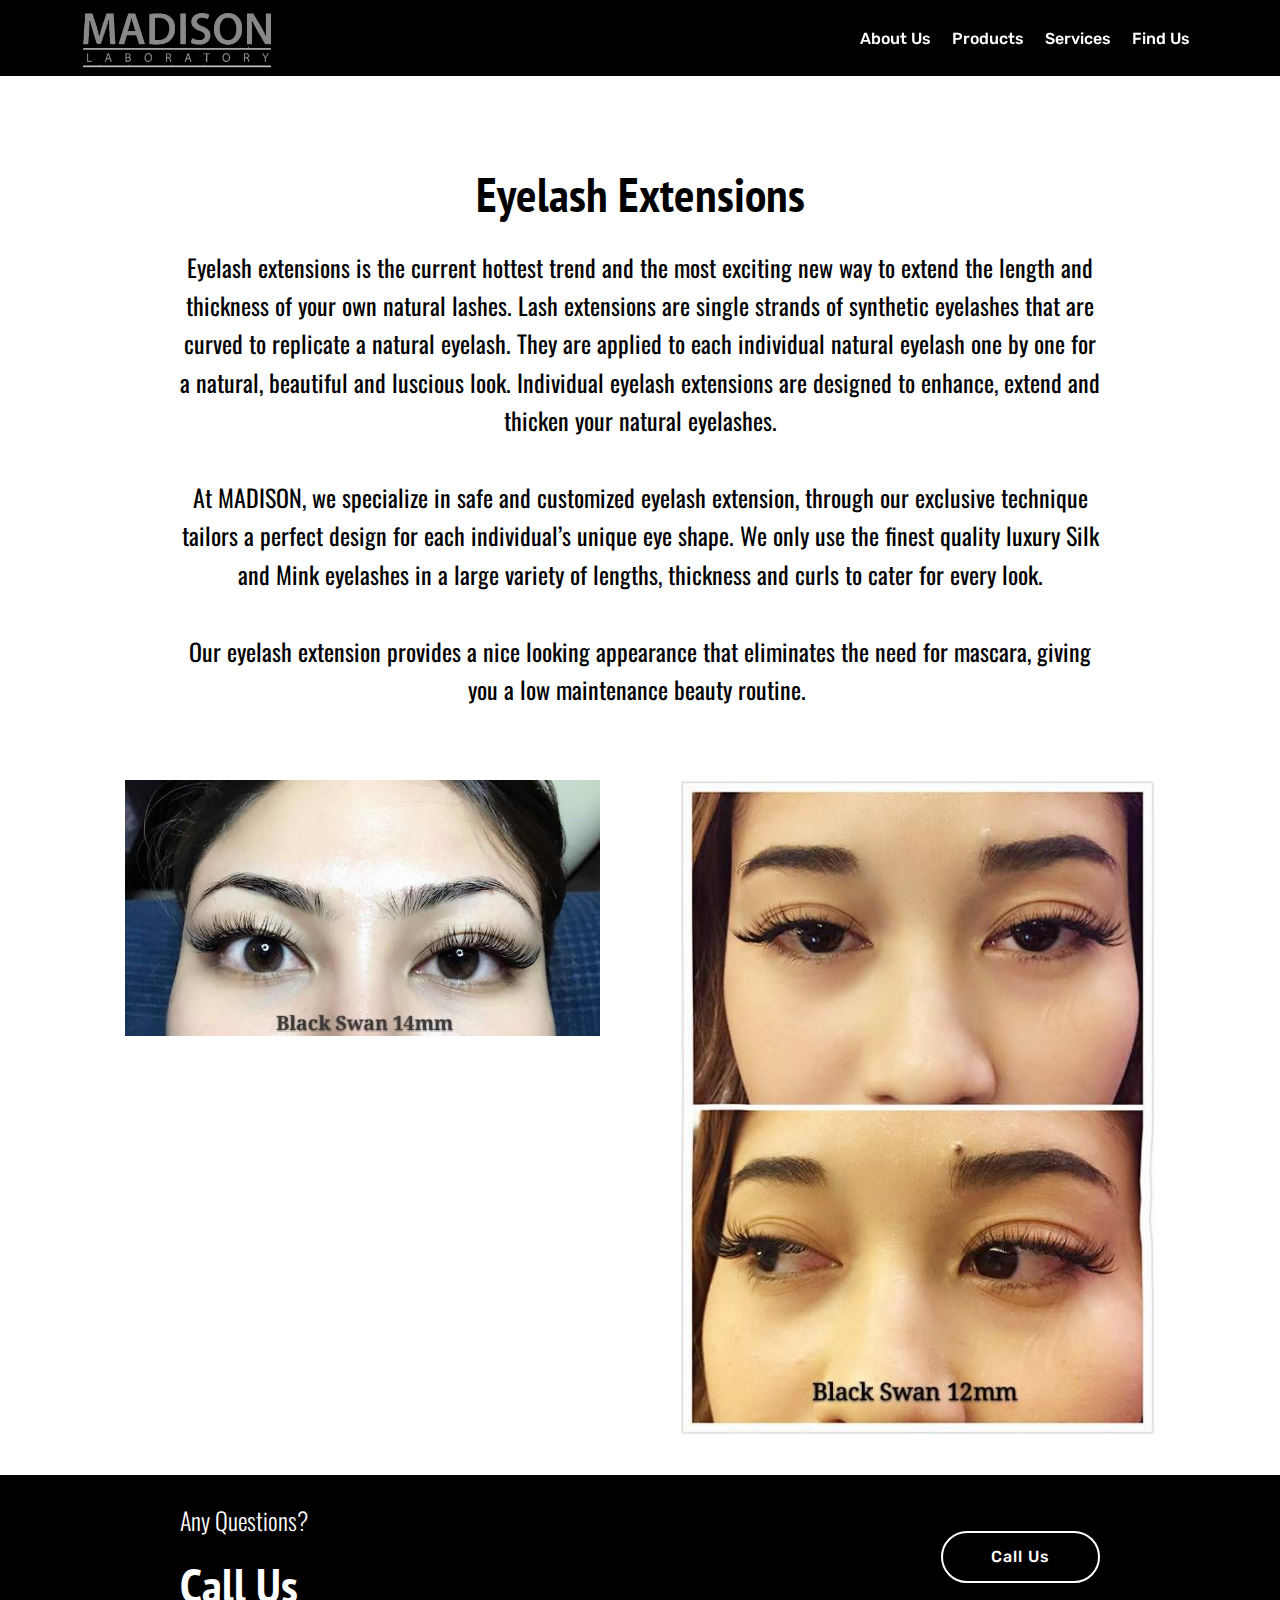
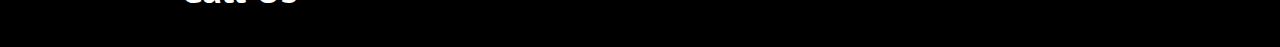
<file: eyelash extensions.html>
<!DOCTYPE html>
<html >
<head>
  <!-- Site made with Mobirise Website Builder v4.5.4, https://mobirise.com -->
  <meta charset="UTF-8">
  <meta http-equiv="X-UA-Compatible" content="IE=edge">
  <meta name="generator" content="Mobirise v4.5.4, mobirise.com">
  <meta name="viewport" content="width=device-width, initial-scale=1, minimum-scale=1">
  <link rel="shortcut icon" href="assets/images/picture1-742x232.png" type="image/x-icon">
  <meta name="description" content="">
  <title>Eyelash Extensions</title>
  <link rel="stylesheet" href="assets/web/assets/mobirise-icons/mobirise-icons.css">
  <link rel="stylesheet" href="assets/tether/tether.min.css">
  <link rel="stylesheet" href="assets/soundcloud-plugin/style.css">
  <link rel="stylesheet" href="assets/bootstrap/css/bootstrap.min.css">
  <link rel="stylesheet" href="assets/bootstrap/css/bootstrap-grid.min.css">
  <link rel="stylesheet" href="assets/bootstrap/css/bootstrap-reboot.min.css">
  <link rel="stylesheet" href="assets/dropdown/css/style.css">
  <link rel="stylesheet" href="assets/theme/css/style.css">
  <link rel="stylesheet" href="assets/gallery/style.css">
  <link rel="stylesheet" href="assets/mobirise/css/mbr-additional.css" type="text/css">
  
  
  
</head>
<body>
<section class="menu cid-qOw2sXYv2i" once="menu" id="menu1-2j">

    

    <nav class="navbar navbar-expand beta-menu navbar-dropdown align-items-center navbar-fixed-top navbar-toggleable-sm bg-color transparent">
        <button class="navbar-toggler navbar-toggler-right" type="button" data-toggle="collapse" data-target="#navbarSupportedContent" aria-controls="navbarSupportedContent" aria-expanded="false" aria-label="Toggle navigation">
            <div class="hamburger">
                <span></span>
                <span></span>
                <span></span>
                <span></span>
            </div>
        </button>
        <div class="menu-logo">
            <div class="navbar-brand">
                <span class="navbar-logo">
                    <a href="index.html">
                         <img src="assets/images/picture1-742x232.png" alt="Mobirise" title="" style="height: 3.8rem;">
                    </a>
                </span>
                <span class="navbar-caption-wrap"><a class="navbar-caption text-white display-4" href="https://mobirise.com"></a></span>
            </div>
        </div>
        <div class="collapse navbar-collapse" id="navbarSupportedContent">
            <ul class="navbar-nav nav-dropdown nav-right" data-app-modern-menu="true"><li class="nav-item">
                    <a class="nav-link link text-white display-4" href="index.html#content4-f">About Us</a>
                </li>
                <li class="nav-item">
                    <a class="nav-link link text-white display-4" href="index.html#features13-m">
                        
                        Products</a>
                </li><li class="nav-item"><a class="nav-link link text-white display-4" href="index.html#features18-q">
                        
                        Services</a></li><li class="nav-item"><a class="nav-link link text-white display-4" href="index.html#header2-t">
                        
                        Find Us</a></li></ul>
            
        </div>
    </nav>
</section>

<section class="engine"><a href="https://mobirise.co/a">web builder</a></section><section class="mbr-section content5 cid-qPVcbPw0Cv" id="content5-2l">

    

    

    <div class="container">
        <div class="media-container-row">
            <div class="title col-12 col-md-8">
                
                
                
                
            </div>
        </div>
    </div>
</section>

<section class="cid-qPVc5rs4gX" id="header2-2k">

    

    

    <div class="container align-center">
        <div class="row justify-content-md-center">
            <div class="mbr-white col-md-10">
                <h1 class="mbr-section-title mbr-bold pb-3 mbr-fonts-style display-2">Eyelash Extensions</h1>
                
                <p class="mbr-text pb-3 mbr-fonts-style display-5">Eyelash extensions is the current hottest trend and the most exciting new way to extend the length and thickness of your own natural lashes. Lash extensions are single strands of synthetic eyelashes that are curved to replicate a natural eyelash. They are applied to each individual natural eyelash one by one for a natural, beautiful and luscious look. Individual eyelash extensions are designed to enhance, extend and thicken your natural eyelashes. 
<br>
<br>At MADISON, we specialize in safe and customized eyelash extension, through our exclusive technique tailors a perfect design for each individual’s unique eye shape. We only use the finest quality luxury Silk and Mink eyelashes in a large variety of lengths, thickness and curls to cater for every look. 
<br>
<br>Our eyelash extension provides a nice looking appearance that eliminates the need for mascara, giving you a low maintenance beauty routine.&nbsp;<br></p>
                
            </div>
        </div>
    </div>
    
</section>

<section class="mbr-gallery mbr-slider-carousel cid-qReTlB96Ax" id="gallery3-34">

    

    <div class="container">
        <div><!-- Filter --><!-- Gallery --><div class="mbr-gallery-row"><div class="mbr-gallery-layout-default"><div><div><div class="mbr-gallery-item mbr-gallery-item--p5" data-video-url="false" data-tags="Awesome"><div href="#lb-gallery3-34" data-slide-to="0" data-toggle="modal"><img src="assets/images/eyelash-720x388-720x388.jpg" alt=""><span class="icon-focus"></span></div></div><div class="mbr-gallery-item mbr-gallery-item--p5" data-video-url="false" data-tags="Responsive"><div href="#lb-gallery3-34" data-slide-to="1" data-toggle="modal"><img src="assets/images/eyelash-2-522x720-522x720.jpg" alt=""><span class="icon-focus"></span></div></div></div></div><div class="clearfix"></div></div></div><!-- Lightbox --><div data-app-prevent-settings="" class="mbr-slider modal fade carousel slide" tabindex="-1" data-keyboard="true" data-interval="false" id="lb-gallery3-34"><div class="modal-dialog"><div class="modal-content"><div class="modal-body"><div class="carousel-inner"><div class="carousel-item"><img src="assets/images/eyelash-720x388.jpg" alt=""></div><div class="carousel-item active"><img src="assets/images/eyelash-2-522x720.jpg" alt=""></div></div><a class="carousel-control carousel-control-prev" role="button" data-slide="prev" href="#lb-gallery3-34"><span class="mbri-left mbr-iconfont" aria-hidden="true"></span><span class="sr-only">Previous</span></a><a class="carousel-control carousel-control-next" role="button" data-slide="next" href="#lb-gallery3-34"><span class="mbri-right mbr-iconfont" aria-hidden="true"></span><span class="sr-only">Next</span></a><a class="close" href="#" role="button" data-dismiss="modal"><span class="sr-only">Close</span></a></div></div></div></div></div>
    </div>

</section>

<section class="mbr-section info1 cid-qPVd70hR0Y" id="info1-2p">

    

    
    <div class="container">
        <div class="row justify-content-center content-row">
            <div class="media-container-column title col-12 col-lg-7 col-md-6">
                <h3 class="mbr-section-subtitle align-left mbr-light pb-3 mbr-fonts-style display-5">
                    Any Questions?</h3>
                <h2 class="align-left mbr-bold mbr-fonts-style display-2">
                    Call Us</h2>
            </div>
            <div class="media-container-column col-12 col-lg-3 col-md-4">
                <div class="mbr-section-btn align-right py-4"><a class="btn btn-white-outline display-4" href="index.html#header2-t">Call Us</a></div>
            </div>
        </div>
    </div>
</section>


  <script src="assets/web/assets/jquery/jquery.min.js"></script>
  <script src="assets/popper/popper.min.js"></script>
  <script src="assets/tether/tether.min.js"></script>
  <script src="assets/bootstrap/js/bootstrap.min.js"></script>
  <script src="assets/dropdown/js/script.min.js"></script>
  <script src="assets/vimeoplayer/jquery.mb.vimeo_player.js"></script>
  <script src="assets/smoothscroll/smooth-scroll.js"></script>
  <script src="assets/masonry/masonry.pkgd.min.js"></script>
  <script src="assets/imagesloaded/imagesloaded.pkgd.min.js"></script>
  <script src="assets/bootstrapcarouselswipe/bootstrap-carousel-swipe.js"></script>
  <script src="assets/touchswipe/jquery.touch-swipe.min.js"></script>
  <script src="assets/theme/js/script.js"></script>
  <script src="assets/gallery/player.min.js"></script>
  <script src="assets/gallery/script.js"></script>
  <script src="assets/slidervideo/script.js"></script>
  
  
</body>
</html>
</file>
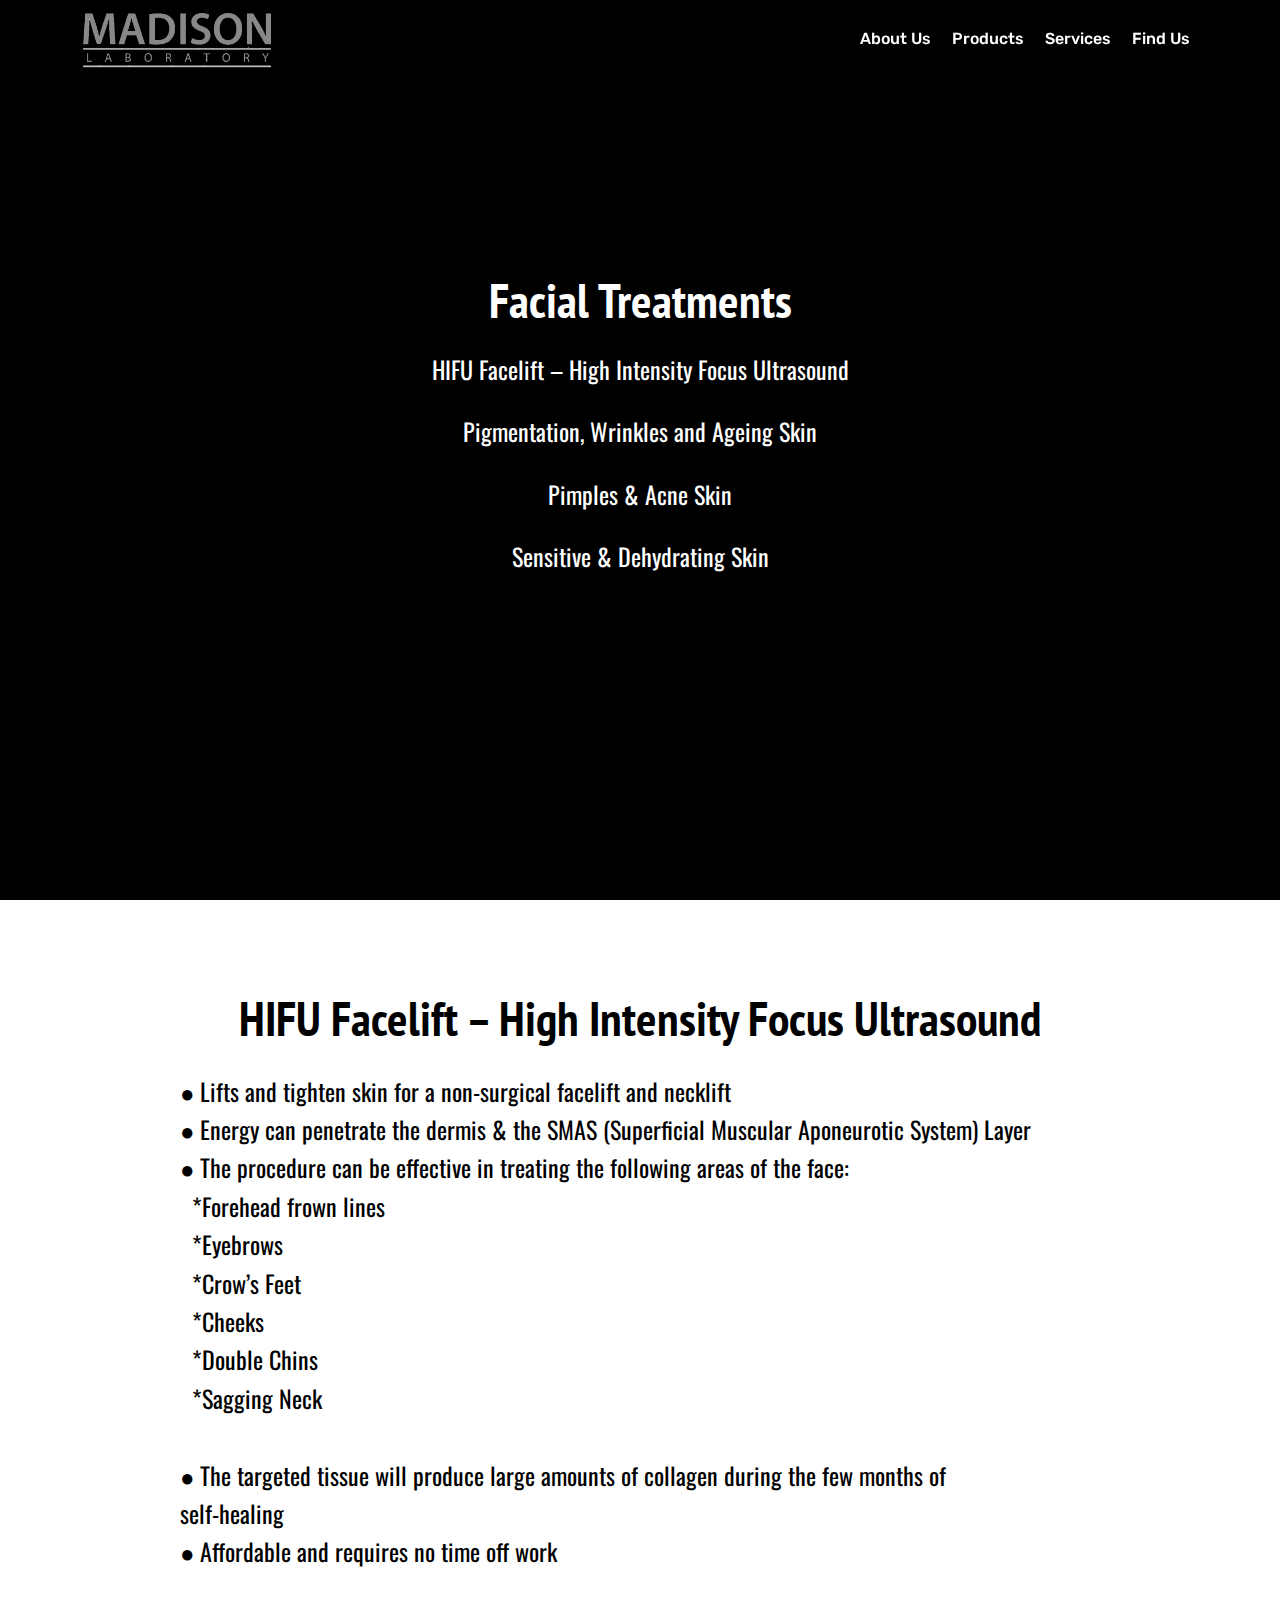
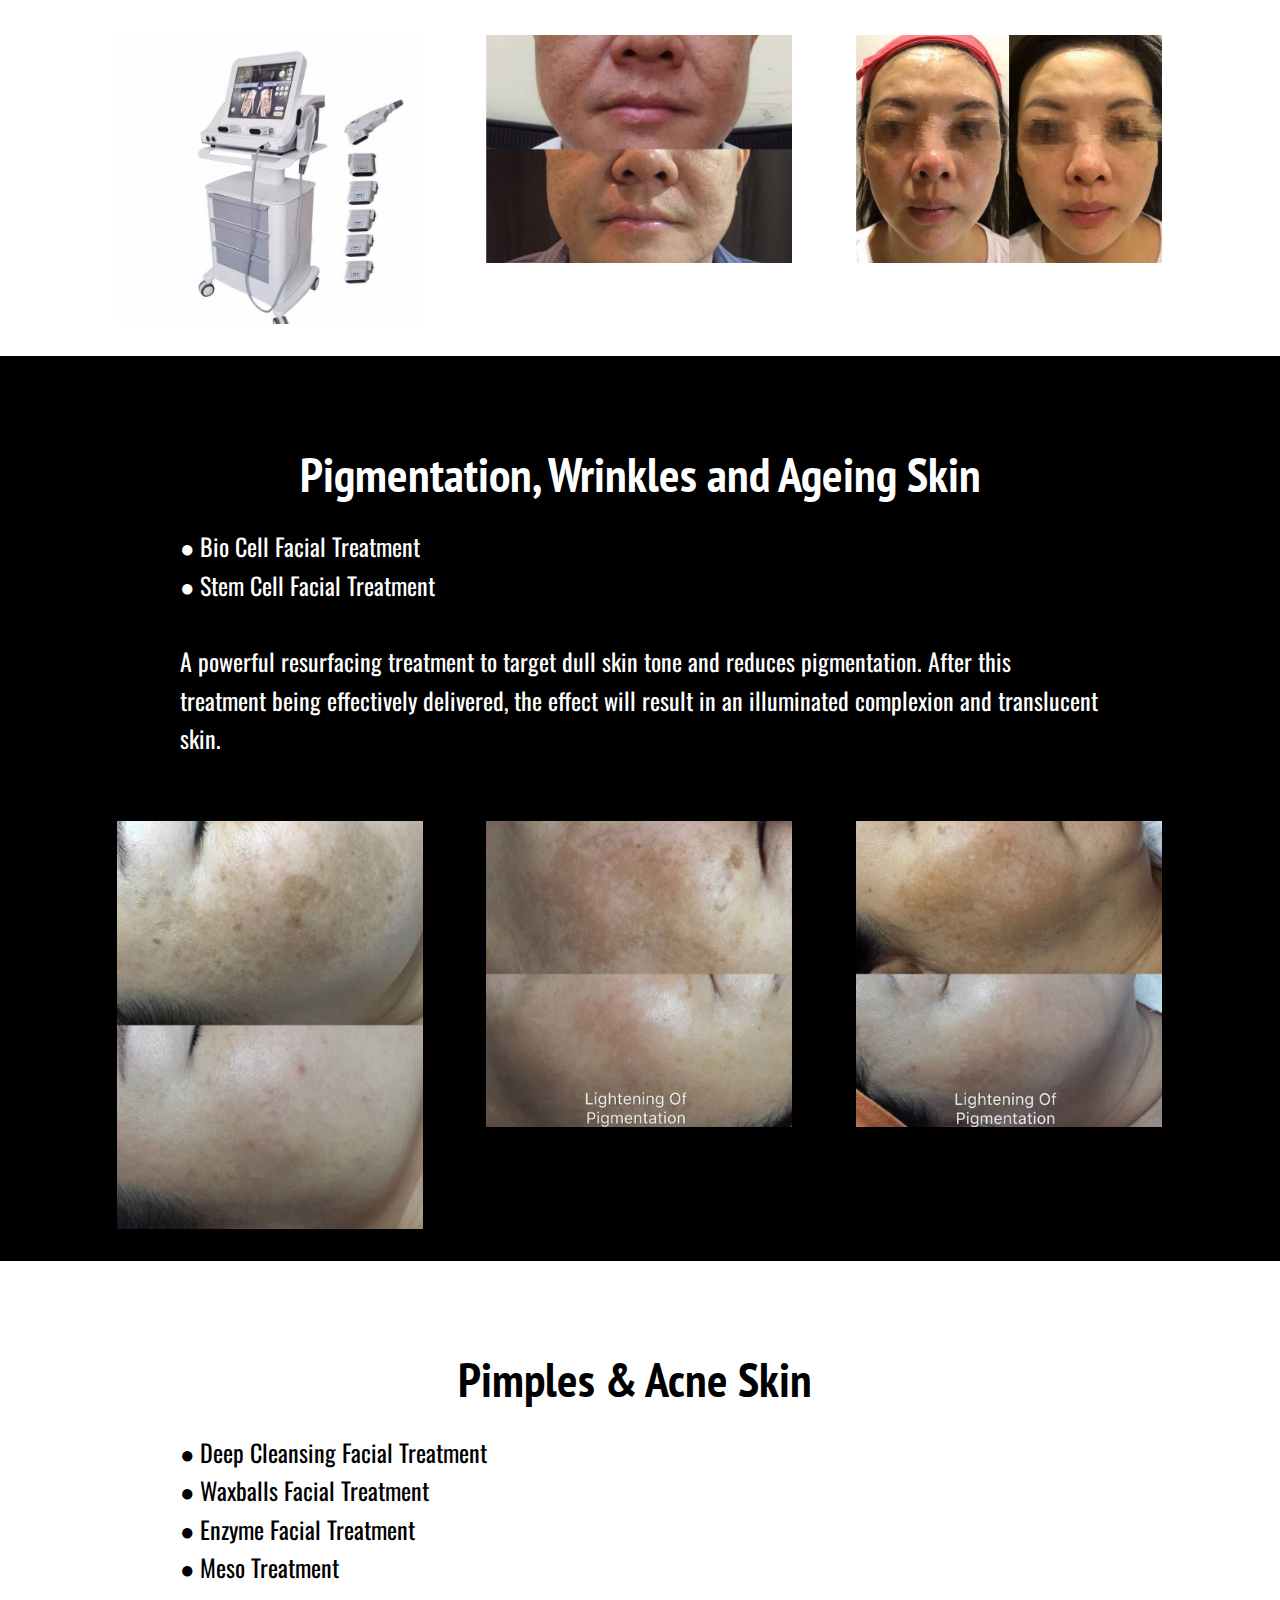
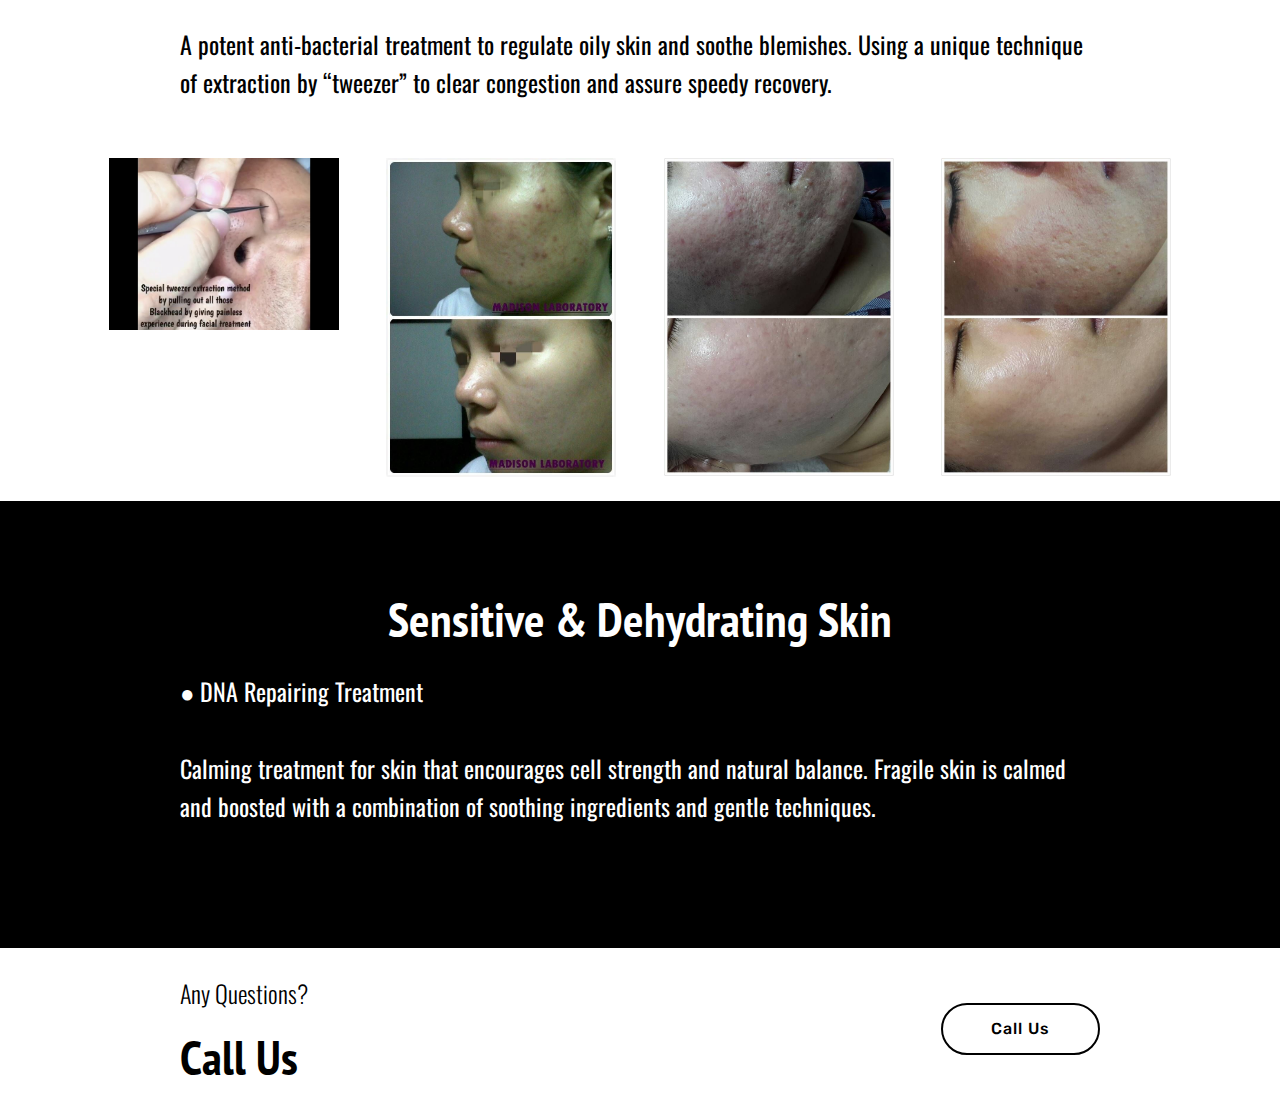
<file: facial treatments.html>
<!DOCTYPE html>
<html >
<head>
  <!-- Site made with Mobirise Website Builder v4.5.4, https://mobirise.com -->
  <meta charset="UTF-8">
  <meta http-equiv="X-UA-Compatible" content="IE=edge">
  <meta name="generator" content="Mobirise v4.5.4, mobirise.com">
  <meta name="viewport" content="width=device-width, initial-scale=1, minimum-scale=1">
  <link rel="shortcut icon" href="assets/images/picture1-742x232.png" type="image/x-icon">
  <meta name="description" content="">
  <title>Facial Treatments</title>
  <link rel="stylesheet" href="assets/web/assets/mobirise-icons/mobirise-icons.css">
  <link rel="stylesheet" href="assets/tether/tether.min.css">
  <link rel="stylesheet" href="assets/soundcloud-plugin/style.css">
  <link rel="stylesheet" href="assets/bootstrap/css/bootstrap.min.css">
  <link rel="stylesheet" href="assets/bootstrap/css/bootstrap-grid.min.css">
  <link rel="stylesheet" href="assets/bootstrap/css/bootstrap-reboot.min.css">
  <link rel="stylesheet" href="assets/dropdown/css/style.css">
  <link rel="stylesheet" href="assets/theme/css/style.css">
  <link rel="stylesheet" href="assets/gallery/style.css">
  <link rel="stylesheet" href="assets/mobirise/css/mbr-additional.css" type="text/css">
  
  
  
</head>
<body>
<section class="menu cid-qOw2sXYv2i" once="menu" id="menu1-28">

    

    <nav class="navbar navbar-expand beta-menu navbar-dropdown align-items-center navbar-fixed-top navbar-toggleable-sm bg-color transparent">
        <button class="navbar-toggler navbar-toggler-right" type="button" data-toggle="collapse" data-target="#navbarSupportedContent" aria-controls="navbarSupportedContent" aria-expanded="false" aria-label="Toggle navigation">
            <div class="hamburger">
                <span></span>
                <span></span>
                <span></span>
                <span></span>
            </div>
        </button>
        <div class="menu-logo">
            <div class="navbar-brand">
                <span class="navbar-logo">
                    <a href="index.html">
                         <img src="assets/images/picture1-742x232.png" alt="Mobirise" title="" style="height: 3.8rem;">
                    </a>
                </span>
                <span class="navbar-caption-wrap"><a class="navbar-caption text-white display-4" href="https://mobirise.com"></a></span>
            </div>
        </div>
        <div class="collapse navbar-collapse" id="navbarSupportedContent">
            <ul class="navbar-nav nav-dropdown nav-right" data-app-modern-menu="true"><li class="nav-item">
                    <a class="nav-link link text-white display-4" href="index.html#content4-f">About Us</a>
                </li>
                <li class="nav-item">
                    <a class="nav-link link text-white display-4" href="index.html#features13-m">
                        
                        Products</a>
                </li><li class="nav-item"><a class="nav-link link text-white display-4" href="index.html#features18-q">
                        
                        Services</a></li><li class="nav-item"><a class="nav-link link text-white display-4" href="index.html#header2-t">
                        
                        Find Us</a></li></ul>
            
        </div>
    </nav>
</section>

<section class="engine"><a href="https://mobirise.co/b">free website creator</a></section><section class="cid-qPUXuu2ymK mbr-fullscreen" id="header2-29">

    

    

    <div class="container align-center">
        <div class="row justify-content-md-center">
            <div class="mbr-white col-md-10">
                <h1 class="mbr-section-title mbr-bold pb-3 mbr-fonts-style display-2">
                    Facial Treatments<br></h1>
                <h3 class="mbr-section-subtitle align-center mbr-light pb-3 mbr-fonts-style display-5"><a href="facial treatments.html#header2-31" class="text-white">HIFU Facelift – High Intensity Focus Ultrasound</a><br><br><a href="facial treatments.html#header2-2g" class="text-white">Pigmentation, Wrinkles and Ageing Skin</a><br><br><a href="facial treatments.html#header2-2h" class="text-white">Pimples &amp; Acne Skin</a><br><br><a href="facial treatments.html#header2-2i" class="text-white">Sensitive &amp; Dehydrating Skin</a><br><br></h3>
                
                
            </div>
        </div>
    </div>
    
</section>

<section class="cid-qReUqRvRTy" id="header2-35">

    

    

    <div class="container align-center">
        <div class="row justify-content-md-center">
            <div class="mbr-white col-md-10">
                <h1 class="mbr-section-title mbr-bold pb-3 mbr-fonts-style display-2">HIFU Facelift – High Intensity Focus Ultrasound</h1>
                
                <p class="mbr-text pb-3 mbr-fonts-style display-5">● Lifts and tighten skin for a non-surgical facelift and necklift
<br>● Energy can penetrate the dermis &amp; the SMAS (Superficial Muscular Aponeurotic System) Layer
<br>● The procedure can be effective in treating the following areas of the face:
<br>‍  ‍ *Forehead frown lines
<br>‍  ‍ *Eyebrows
<br>‍ ‍ ‍*Crow’s Feet
<br>‍ ‍ ‍*Cheeks
<br>‍ ‍ ‍*Double Chins
<br>‍ ‍ ‍*Sagging Neck
<br>
<br>● The targeted tissue will produce large amounts of collagen during the few months of
<br>self-healing<br>● Affordable and requires no time off work<br>
                </p>
                
            </div>
        </div>
    </div>
    
</section>

<section class="mbr-gallery mbr-slider-carousel cid-qPV8loloXf" id="gallery3-2f">

    

    <div class="container">
        <div><!-- Filter --><!-- Gallery --><div class="mbr-gallery-row"><div class="mbr-gallery-layout-default"><div><div><div class="mbr-gallery-item mbr-gallery-item--p4" data-video-url="false" data-tags="Creative"><div href="#lb-gallery3-2f" data-slide-to="0" data-toggle="modal"><img src="assets/images/hifu-machine-750x750-750x708.jpg" alt=""><span class="icon-focus"></span></div></div><div class="mbr-gallery-item mbr-gallery-item--p4" data-video-url="false" data-tags="Creative"><div href="#lb-gallery3-2f" data-slide-to="1" data-toggle="modal"><img src="assets/images/hifu-4-1080x808-800x598.jpg" alt=""><span class="icon-focus"></span></div></div><div class="mbr-gallery-item mbr-gallery-item--p4" data-video-url="false" data-tags="Awesome"><div href="#lb-gallery3-2f" data-slide-to="2" data-toggle="modal"><img src="assets/images/hifu-5-1080x808-800x598.jpg" alt=""><span class="icon-focus"></span></div></div></div></div><div class="clearfix"></div></div></div><!-- Lightbox --><div data-app-prevent-settings="" class="mbr-slider modal fade carousel slide" tabindex="-1" data-keyboard="true" data-interval="false" id="lb-gallery3-2f"><div class="modal-dialog"><div class="modal-content"><div class="modal-body"><div class="carousel-inner"><div class="carousel-item active"><img src="assets/images/hifu-machine-750x750.jpg" alt=""></div><div class="carousel-item"><img src="assets/images/hifu-4-1080x808.jpg" alt=""></div><div class="carousel-item"><img src="assets/images/hifu-5-1080x808.jpg" alt=""></div></div><a class="carousel-control carousel-control-prev" role="button" data-slide="prev" href="#lb-gallery3-2f"><span class="mbri-left mbr-iconfont" aria-hidden="true"></span><span class="sr-only">Previous</span></a><a class="carousel-control carousel-control-next" role="button" data-slide="next" href="#lb-gallery3-2f"><span class="mbri-right mbr-iconfont" aria-hidden="true"></span><span class="sr-only">Next</span></a><a class="close" href="#" role="button" data-dismiss="modal"><span class="sr-only">Close</span></a></div></div></div></div></div>
    </div>

</section>

<section class="cid-qPV9HYsSge" id="header2-2g">

    

    

    <div class="container align-center">
        <div class="row justify-content-md-center">
            <div class="mbr-white col-md-10">
                <h1 class="mbr-section-title mbr-bold pb-3 mbr-fonts-style display-2">Pigmentation, Wrinkles and Ageing Skin</h1>
                
                <p class="mbr-text pb-3 mbr-fonts-style display-5">
                    ● Bio Cell Facial Treatment<br>● Stem Cell Facial Treatment<br><br>A powerful resurfacing treatment to target dull skin tone and reduces pigmentation. After this treatment being effectively delivered, the effect will result in an illuminated complexion and translucent skin.<br>
                </p>
                
            </div>
        </div>
    </div>
    
</section>

<section class="mbr-gallery mbr-slider-carousel cid-qReM28nXWX" id="gallery3-32">

    

    <div class="container">
        <div><!-- Filter --><!-- Gallery --><div class="mbr-gallery-row"><div class="mbr-gallery-layout-default"><div><div><div class="mbr-gallery-item mbr-gallery-item--p4" data-video-url="false" data-tags="Awesome"><div href="#lb-gallery3-32" data-slide-to="0" data-toggle="modal"><img src="assets/images/pigmen-1-810x1080-800x1066.jpg" alt=""><span class="icon-focus"></span></div></div><div class="mbr-gallery-item mbr-gallery-item--p4" data-video-url="false" data-tags="Responsive"><div href="#lb-gallery3-32" data-slide-to="1" data-toggle="modal"><img src="assets/images/hifu-3-1080x1078-800x798.jpg" alt=""><span class="icon-focus"></span></div></div><div class="mbr-gallery-item mbr-gallery-item--p4" data-video-url="false" data-tags="Creative"><div href="#lb-gallery3-32" data-slide-to="2" data-toggle="modal"><img src="assets/images/hifu-1-1080x1078-800x798.jpg" alt=""><span class="icon-focus"></span></div></div></div></div><div class="clearfix"></div></div></div><!-- Lightbox --><div data-app-prevent-settings="" class="mbr-slider modal fade carousel slide" tabindex="-1" data-keyboard="true" data-interval="false" id="lb-gallery3-32"><div class="modal-dialog"><div class="modal-content"><div class="modal-body"><div class="carousel-inner"><div class="carousel-item"><img src="assets/images/pigmen-1-810x1080.jpg" alt=""></div><div class="carousel-item"><img src="assets/images/hifu-3-1080x1078.jpg" alt=""></div><div class="carousel-item active"><img src="assets/images/hifu-1-1080x1078.jpg" alt=""></div></div><a class="carousel-control carousel-control-prev" role="button" data-slide="prev" href="#lb-gallery3-32"><span class="mbri-left mbr-iconfont" aria-hidden="true"></span><span class="sr-only">Previous</span></a><a class="carousel-control carousel-control-next" role="button" data-slide="next" href="#lb-gallery3-32"><span class="mbri-right mbr-iconfont" aria-hidden="true"></span><span class="sr-only">Next</span></a><a class="close" href="#" role="button" data-dismiss="modal"><span class="sr-only">Close</span></a></div></div></div></div></div>
    </div>

</section>

<section class="cid-qPVaF39m1T" id="header2-2h">

    

    

    <div class="container align-center">
        <div class="row justify-content-md-center">
            <div class="mbr-white col-md-10">
                <h1 class="mbr-section-title mbr-bold pb-3 mbr-fonts-style display-2">Pimples &amp; Acne Skin&nbsp;</h1>
                
                <p class="mbr-text pb-3 mbr-fonts-style display-5">
                    ● Deep Cleansing Facial Treatment<br>● Waxballs Facial Treatment<br>● Enzyme Facial Treatment<br>● Meso Treatment <br><br>A potent anti-bacterial treatment to regulate oily skin and soothe blemishes. Using a unique technique of extraction by “tweezer” to clear congestion and assure speedy recovery.<br>
                </p>
                
            </div>
        </div>
    </div>
    
</section>

<section class="mbr-gallery mbr-slider-carousel cid-qReQbEbsfk" id="gallery3-33">

    

    <div class="container">
        <div><!-- Filter --><!-- Gallery --><div class="mbr-gallery-row"><div class="mbr-gallery-layout-default"><div><div><div class="mbr-gallery-item mbr-gallery-item--p3 video-slide" data-video-url="https://youtu.be/yku81fgjf80" data-tags="Awesome"><div href="#lb-gallery3-33" data-slide-to="0" data-toggle="modal"><div></div><img alt="" src="assets/images/2018-4-0-12-22-21-33370.jpg"><span class="icon-video"></span></div></div><div class="mbr-gallery-item mbr-gallery-item--p3" data-video-url="false" data-tags="Responsive"><div href="#lb-gallery3-33" data-slide-to="1" data-toggle="modal"><img src="assets/images/pimple-1-665x925-665x925.jpg" alt=""><span class="icon-focus"></span></div></div><div class="mbr-gallery-item mbr-gallery-item--p3" data-video-url="false" data-tags="Creative"><div href="#lb-gallery3-33" data-slide-to="2" data-toggle="modal"><img src="assets/images/pimple-2-777x1080-777x1080.jpg" alt=""><span class="icon-focus"></span></div></div><div class="mbr-gallery-item mbr-gallery-item--p3" data-video-url="false" data-tags="Animated"><div href="#lb-gallery3-33" data-slide-to="3" data-toggle="modal"><img src="assets/images/pimple-3-777x1080-777x1080.jpg" alt=""><span class="icon-focus"></span></div></div></div></div><div class="clearfix"></div></div></div><!-- Lightbox --><div data-app-prevent-settings="" class="mbr-slider modal fade carousel slide" tabindex="-1" data-keyboard="true" data-interval="false" id="lb-gallery3-33"><div class="modal-dialog"><div class="modal-content"><div class="modal-body"><div class="carousel-inner"><div class="carousel-item video-container"><img src="assets/images/gallery00.jpg" alt=""></div><div class="carousel-item"><img src="assets/images/pimple-1-665x925.jpg" alt=""></div><div class="carousel-item"><img src="assets/images/pimple-2-777x1080.jpg" alt=""></div><div class="carousel-item active"><img src="assets/images/pimple-3-777x1080.jpg" alt=""></div></div><a class="carousel-control carousel-control-prev" role="button" data-slide="prev" href="#lb-gallery3-33"><span class="mbri-left mbr-iconfont" aria-hidden="true"></span><span class="sr-only">Previous</span></a><a class="carousel-control carousel-control-next" role="button" data-slide="next" href="#lb-gallery3-33"><span class="mbri-right mbr-iconfont" aria-hidden="true"></span><span class="sr-only">Next</span></a><a class="close" href="#" role="button" data-dismiss="modal"><span class="sr-only">Close</span></a></div></div></div></div></div>
    </div>

</section>

<section class="cid-qPVb3cKPqZ" id="header2-2i">

    

    

    <div class="container align-center">
        <div class="row justify-content-md-center">
            <div class="mbr-white col-md-10">
                <h1 class="mbr-section-title mbr-bold pb-3 mbr-fonts-style display-2">Sensitive &amp; Dehydrating Skin</h1>
                
                <p class="mbr-text pb-3 mbr-fonts-style display-5">
                    ● DNA Repairing Treatment<br><br>Calming treatment for skin that encourages cell strength and natural balance. Fragile skin is calmed and boosted with a combination of soothing ingredients and gentle techniques.&nbsp;<br>
                </p>
                
            </div>
        </div>
    </div>
    
</section>

<section class="mbr-section info1 cid-qPVd4V8foY" id="info1-2o">

    

    
    <div class="container">
        <div class="row justify-content-center content-row">
            <div class="media-container-column title col-12 col-lg-7 col-md-6">
                <h3 class="mbr-section-subtitle align-left mbr-light pb-3 mbr-fonts-style display-5">
                    Any Questions?</h3>
                <h2 class="align-left mbr-bold mbr-fonts-style display-2">
                    Call Us</h2>
            </div>
            <div class="media-container-column col-12 col-lg-3 col-md-4">
                <div class="mbr-section-btn align-right py-4"><a class="btn btn-black-outline display-4" href="index.html#header2-t">Call Us</a></div>
            </div>
        </div>
    </div>
</section>


  <script src="assets/web/assets/jquery/jquery.min.js"></script>
  <script src="assets/popper/popper.min.js"></script>
  <script src="assets/tether/tether.min.js"></script>
  <script src="assets/bootstrap/js/bootstrap.min.js"></script>
  <script src="assets/dropdown/js/script.min.js"></script>
  <script src="assets/vimeoplayer/jquery.mb.vimeo_player.js"></script>
  <script src="assets/smoothscroll/smooth-scroll.js"></script>
  <script src="assets/masonry/masonry.pkgd.min.js"></script>
  <script src="assets/imagesloaded/imagesloaded.pkgd.min.js"></script>
  <script src="assets/bootstrapcarouselswipe/bootstrap-carousel-swipe.js"></script>
  <script src="assets/touchswipe/jquery.touch-swipe.min.js"></script>
  <script src="assets/theme/js/script.js"></script>
  <script src="assets/gallery/player.min.js"></script>
  <script src="assets/gallery/script.js"></script>
  <script src="assets/slidervideo/script.js"></script>
  
  
</body>
</html>
</file>
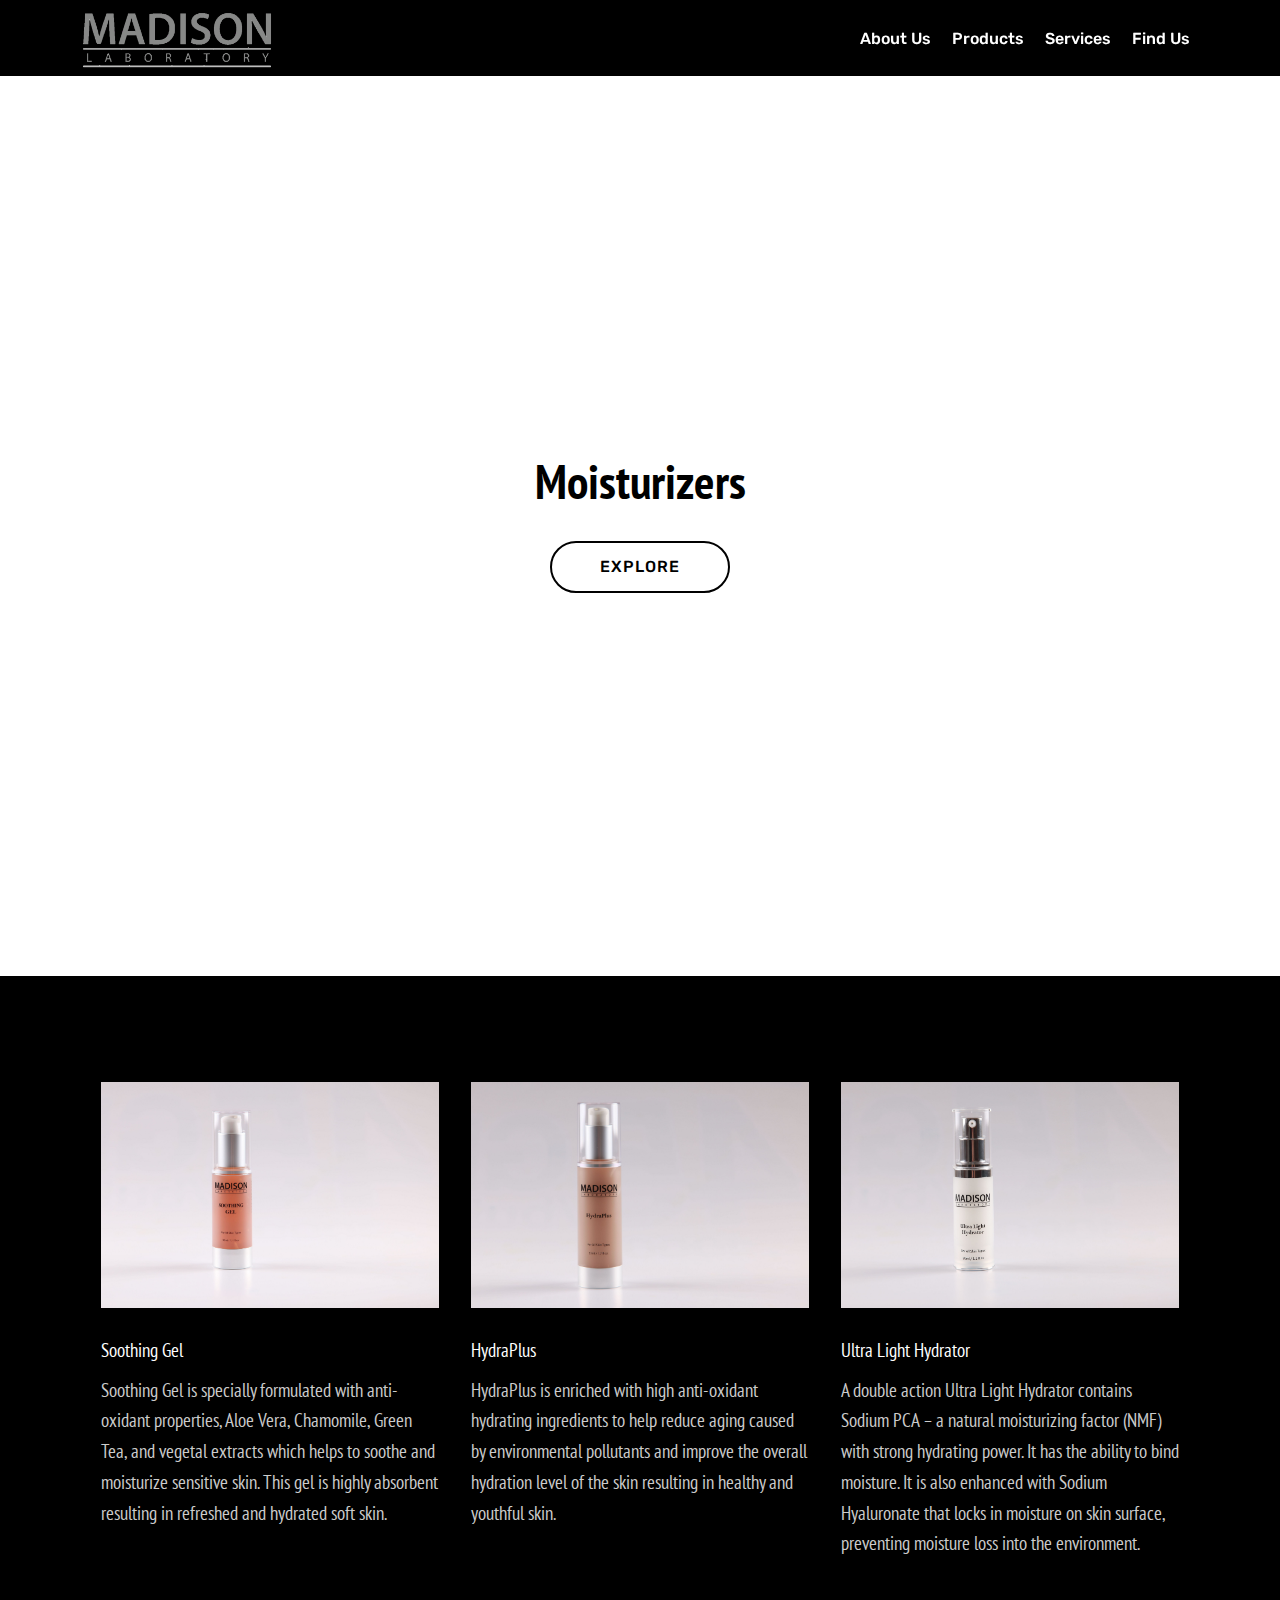
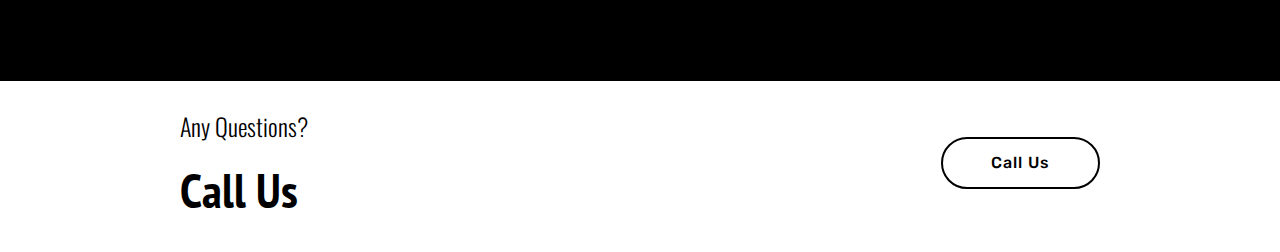
<file: moisturizers.html>
<!DOCTYPE html>
<html >
<head>
  <!-- Site made with Mobirise Website Builder v4.5.4, https://mobirise.com -->
  <meta charset="UTF-8">
  <meta http-equiv="X-UA-Compatible" content="IE=edge">
  <meta name="generator" content="Mobirise v4.5.4, mobirise.com">
  <meta name="viewport" content="width=device-width, initial-scale=1, minimum-scale=1">
  <link rel="shortcut icon" href="assets/images/picture1-742x232.png" type="image/x-icon">
  <meta name="description" content="">
  <title>Moisturizers</title>
  <link rel="stylesheet" href="assets/web/assets/mobirise-icons/mobirise-icons.css">
  <link rel="stylesheet" href="assets/tether/tether.min.css">
  <link rel="stylesheet" href="assets/bootstrap/css/bootstrap.min.css">
  <link rel="stylesheet" href="assets/bootstrap/css/bootstrap-grid.min.css">
  <link rel="stylesheet" href="assets/bootstrap/css/bootstrap-reboot.min.css">
  <link rel="stylesheet" href="assets/soundcloud-plugin/style.css">
  <link rel="stylesheet" href="assets/dropdown/css/style.css">
  <link rel="stylesheet" href="assets/theme/css/style.css">
  <link rel="stylesheet" href="assets/mobirise/css/mbr-additional.css" type="text/css">
  
  
  
</head>
<body>
<section class="menu cid-qPUShcVs28" once="menu" id="menu1-1g">

    

    <nav class="navbar navbar-expand beta-menu navbar-dropdown align-items-center navbar-fixed-top navbar-toggleable-sm bg-color transparent">
        <button class="navbar-toggler navbar-toggler-right" type="button" data-toggle="collapse" data-target="#navbarSupportedContent" aria-controls="navbarSupportedContent" aria-expanded="false" aria-label="Toggle navigation">
            <div class="hamburger">
                <span></span>
                <span></span>
                <span></span>
                <span></span>
            </div>
        </button>
        <div class="menu-logo">
            <div class="navbar-brand">
                <span class="navbar-logo">
                    <a href="index.html">
                         <img src="assets/images/picture1-742x232.png" alt="Mobirise" title="" style="height: 3.8rem;">
                    </a>
                </span>
                <span class="navbar-caption-wrap"><a class="navbar-caption text-white display-4" href="https://mobirise.com"></a></span>
            </div>
        </div>
        <div class="collapse navbar-collapse" id="navbarSupportedContent">
            <ul class="navbar-nav nav-dropdown nav-right" data-app-modern-menu="true"><li class="nav-item">
                    <a class="nav-link link text-white display-4" href="index.html#content4-f">About Us</a>
                </li>
                <li class="nav-item">
                    <a class="nav-link link text-white display-4" href="index.html#features13-m">
                        
                        Products</a>
                </li><li class="nav-item"><a class="nav-link link text-white display-4" href="index.html#features18-q">
                        
                        Services</a></li><li class="nav-item"><a class="nav-link link text-white display-4" href="index.html#header2-t">
                        
                        Find Us</a></li></ul>
            
        </div>
    </nav>
</section>

<section class="engine"><a href="https://mobirise.co/e">web page development software</a></section><section class="mbr-section content5 cid-qPUShdxZym" id="content5-1h">

    

    

    <div class="container">
        <div class="media-container-row">
            <div class="title col-12 col-md-8">
                
                
                
                
            </div>
        </div>
    </div>
</section>

<section class="cid-qPUShe2e4a mbr-fullscreen" id="header2-1i">

    

    

    <div class="container align-center">
        <div class="row justify-content-md-center">
            <div class="mbr-white col-md-10">
                <h1 class="mbr-section-title mbr-bold pb-3 mbr-fonts-style display-2">
                    Moisturizers</h1>
                
                
                <div class="mbr-section-btn"><a class="btn btn-md btn-black-outline display-4" href="moisturizers.html#features2-1j">EXPLORE</a></div>
            </div>
        </div>
    </div>
    
</section>

<section class="features2 cid-qPUShewLnl" id="features2-1j">

    

    
    
    <div class="container">
        <div class="media-container-row">
            <div class="card p-3 col-12 col-md-6 col-lg-4">
                <div class="card-wrapper">
                    <div class="card-img">
                        <img src="assets/images/soothing-gel-4489x2995.jpg" alt="Mobirise" title="">
                    </div>
                    <div class="card-box">
                        <h4 class="card-title pb-3 mbr-fonts-style display-7">Soothing Gel</h4>
                        <p class="mbr-text mbr-fonts-style display-7">Soothing Gel is specially formulated with anti-oxidant properties, Aloe Vera, Chamomile, Green Tea, and vegetal extracts which helps to soothe and moisturize sensitive skin. This gel is highly absorbent resulting in refreshed and hydrated soft skin.</p>
                    </div>
                </div>
            </div>

            <div class="card p-3 col-12 col-md-6 col-lg-4">
                <div class="card-wrapper">
                    <div class="card-img">
                        <img src="assets/images/hydraplus-4489x2995.jpg" alt="Mobirise" title="">
                    </div>
                    <div class="card-box ">
                        <h4 class="card-title pb-3 mbr-fonts-style display-7">
                            HydraPlus</h4>
                        <p class="mbr-text mbr-fonts-style display-7">HydraPlus is enriched with high anti-oxidant hydrating ingredients to help reduce aging caused by environmental pollutants and improve the overall hydration level of the skin resulting in healthy and youthful skin.</p>
                    </div>
                </div>
            </div>

            <div class="card p-3 col-12 col-md-6 col-lg-4">
                <div class="card-wrapper">
                    <div class="card-img">
                        <img src="assets/images/ultra-light-hydrator-4489x2995.jpg" alt="Mobirise" title="">
                    </div>
                    <div class="card-box">
                        <h4 class="card-title pb-3 mbr-fonts-style display-7">
                            Ultra Light Hydrator</h4>
                        <p class="mbr-text mbr-fonts-style display-7">A double action Ultra Light Hydrator contains Sodium PCA – a natural moisturizing factor (NMF) with strong hydrating power. It has the ability to bind moisture. It is also enhanced with Sodium Hyaluronate that locks in moisture on skin surface, preventing moisture  loss into the environment.</p>
                    </div>
                </div>
            </div>

            
        </div>
    </div>
</section>

<section class="mbr-section info1 cid-qPUShfauzu" id="info1-1k">

    

    
    <div class="container">
        <div class="row justify-content-center content-row">
            <div class="media-container-column title col-12 col-lg-7 col-md-6">
                <h3 class="mbr-section-subtitle align-left mbr-light pb-3 mbr-fonts-style display-5">
                    Any Questions?</h3>
                <h2 class="align-left mbr-bold mbr-fonts-style display-2">
                    Call Us</h2>
            </div>
            <div class="media-container-column col-12 col-lg-3 col-md-4">
                <div class="mbr-section-btn align-right py-4"><a class="btn btn-black-outline display-4" href="index.html#header2-t">Call Us</a></div>
            </div>
        </div>
    </div>
</section>


  <script src="assets/web/assets/jquery/jquery.min.js"></script>
  <script src="assets/popper/popper.min.js"></script>
  <script src="assets/tether/tether.min.js"></script>
  <script src="assets/bootstrap/js/bootstrap.min.js"></script>
  <script src="assets/smoothscroll/smooth-scroll.js"></script>
  <script src="assets/dropdown/js/script.min.js"></script>
  <script src="assets/touchswipe/jquery.touch-swipe.min.js"></script>
  <script src="assets/theme/js/script.js"></script>
  
  
</body>
</html>
</file>
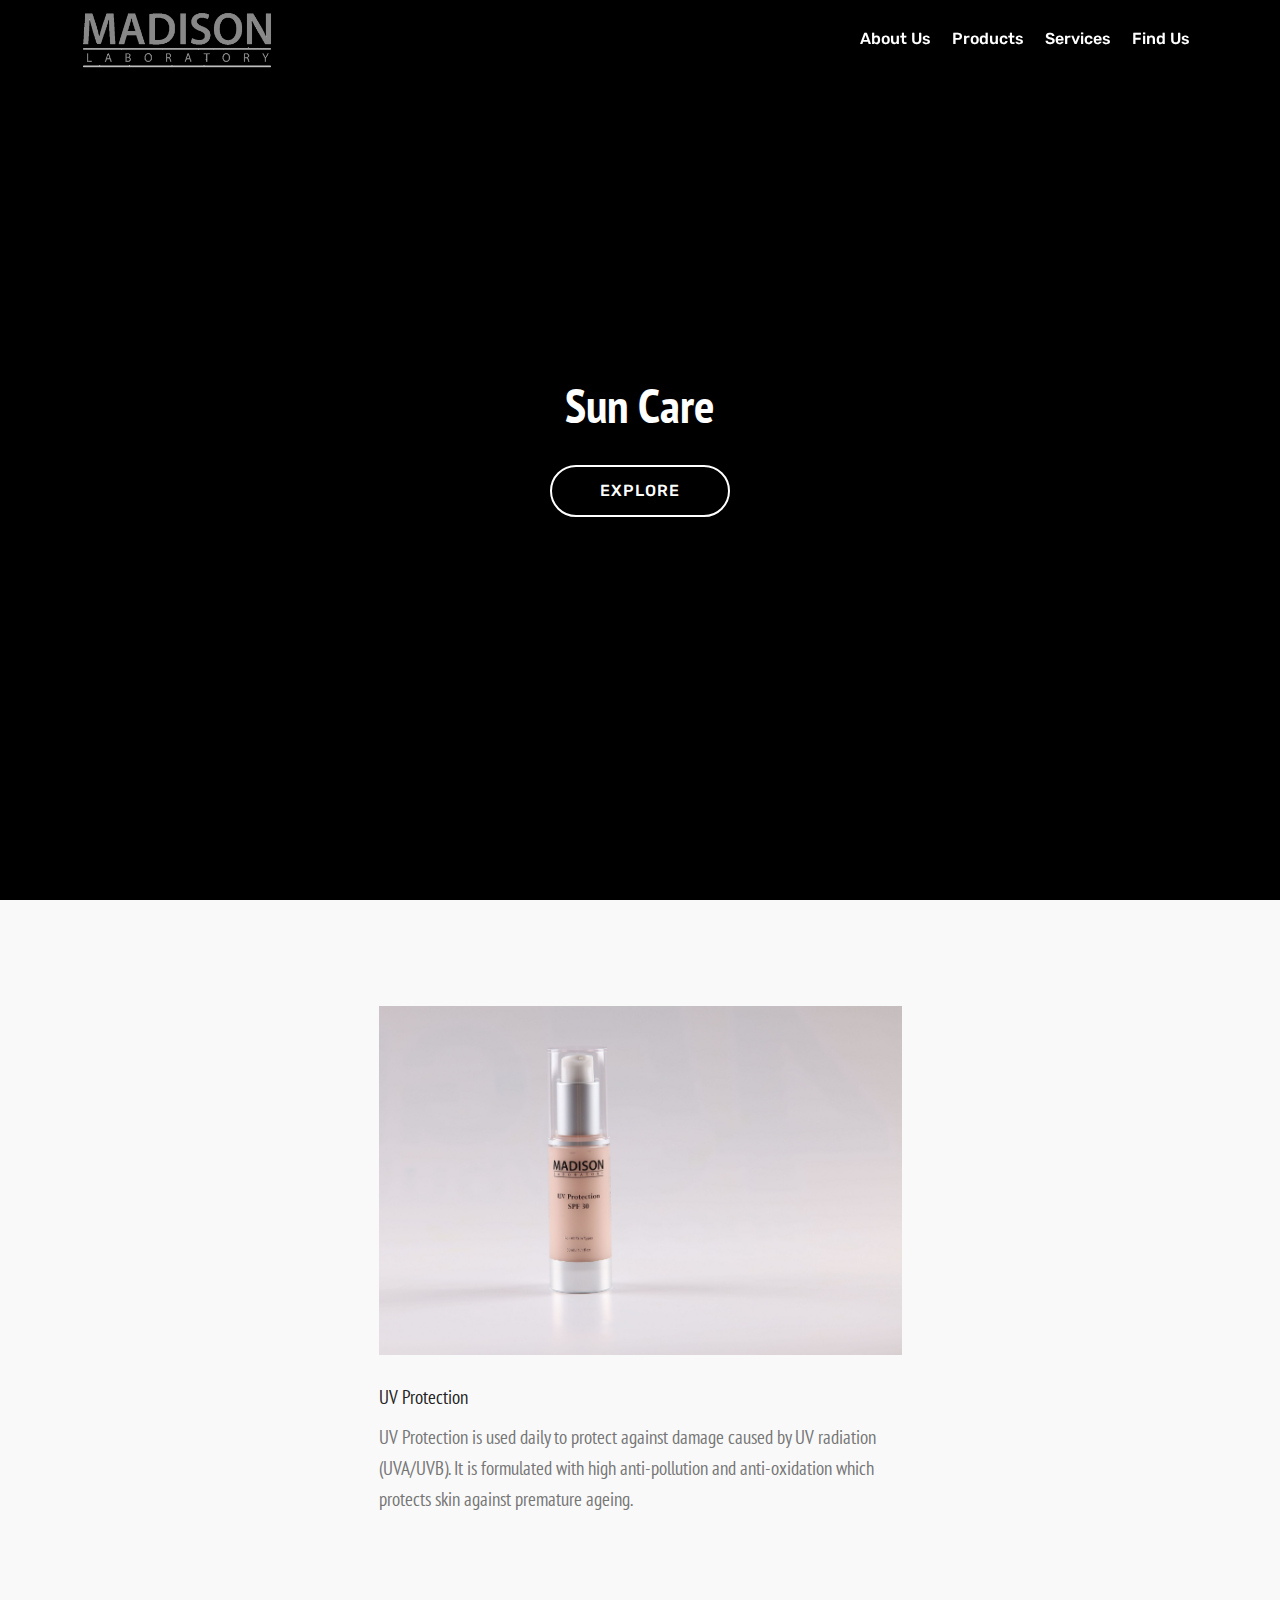
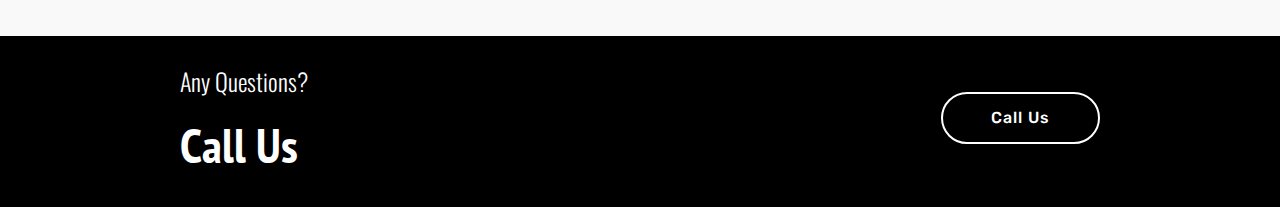
<file: sun care.html>
<!DOCTYPE html>
<html >
<head>
  <!-- Site made with Mobirise Website Builder v4.5.4, https://mobirise.com -->
  <meta charset="UTF-8">
  <meta http-equiv="X-UA-Compatible" content="IE=edge">
  <meta name="generator" content="Mobirise v4.5.4, mobirise.com">
  <meta name="viewport" content="width=device-width, initial-scale=1, minimum-scale=1">
  <link rel="shortcut icon" href="assets/images/picture1-742x232.png" type="image/x-icon">
  <meta name="description" content="">
  <title>Sun Care</title>
  <link rel="stylesheet" href="assets/web/assets/mobirise-icons/mobirise-icons.css">
  <link rel="stylesheet" href="assets/tether/tether.min.css">
  <link rel="stylesheet" href="assets/bootstrap/css/bootstrap.min.css">
  <link rel="stylesheet" href="assets/bootstrap/css/bootstrap-grid.min.css">
  <link rel="stylesheet" href="assets/bootstrap/css/bootstrap-reboot.min.css">
  <link rel="stylesheet" href="assets/soundcloud-plugin/style.css">
  <link rel="stylesheet" href="assets/dropdown/css/style.css">
  <link rel="stylesheet" href="assets/theme/css/style.css">
  <link rel="stylesheet" href="assets/mobirise/css/mbr-additional.css" type="text/css">
  
  
  
</head>
<body>
<section class="menu cid-qPUUmKdXTj" once="menu" id="menu1-24">

    

    <nav class="navbar navbar-expand beta-menu navbar-dropdown align-items-center navbar-fixed-top navbar-toggleable-sm bg-color transparent">
        <button class="navbar-toggler navbar-toggler-right" type="button" data-toggle="collapse" data-target="#navbarSupportedContent" aria-controls="navbarSupportedContent" aria-expanded="false" aria-label="Toggle navigation">
            <div class="hamburger">
                <span></span>
                <span></span>
                <span></span>
                <span></span>
            </div>
        </button>
        <div class="menu-logo">
            <div class="navbar-brand">
                <span class="navbar-logo">
                    <a href="index.html">
                         <img src="assets/images/picture1-742x232.png" alt="Mobirise" title="" style="height: 3.8rem;">
                    </a>
                </span>
                <span class="navbar-caption-wrap"><a class="navbar-caption text-white display-4" href="https://mobirise.com"></a></span>
            </div>
        </div>
        <div class="collapse navbar-collapse" id="navbarSupportedContent">
            <ul class="navbar-nav nav-dropdown nav-right" data-app-modern-menu="true"><li class="nav-item">
                    <a class="nav-link link text-white display-4" href="index.html#content4-f">About Us</a>
                </li>
                <li class="nav-item">
                    <a class="nav-link link text-white display-4" href="index.html#features13-m">
                        
                        Products</a>
                </li><li class="nav-item"><a class="nav-link link text-white display-4" href="index.html#features18-q">
                        
                        Services</a></li><li class="nav-item"><a class="nav-link link text-white display-4" href="index.html#header2-t">
                        
                        Find Us</a></li></ul>
            
        </div>
    </nav>
</section>

<section class="engine"><a href="https://mobirise.co/l">bootstrap theme</a></section><section class="cid-qPUUmKVlyi mbr-fullscreen" id="header2-25">

    

    

    <div class="container align-center">
        <div class="row justify-content-md-center">
            <div class="mbr-white col-md-10">
                <h1 class="mbr-section-title mbr-bold pb-3 mbr-fonts-style display-2">Sun Care</h1>
                
                
                <div class="mbr-section-btn"><a class="btn btn-md btn-white-outline display-4" href="sun care.html#features2-26">EXPLORE</a></div>
            </div>
        </div>
    </div>
    
</section>

<section class="features2 cid-qPUUmLwC2m" id="features2-26">

    

    
    
    <div class="container">
        <div class="media-container-row">
            <div class="card p-3 col-12 col-md-6">
                <div class="card-wrapper">
                    <div class="card-img">
                        <img src="assets/images/uv-protection-4489x2995.jpg" alt="Mobirise" title="">
                    </div>
                    <div class="card-box">
                        <h4 class="card-title pb-3 mbr-fonts-style display-7">UV Protection</h4>
                        <p class="mbr-text mbr-fonts-style display-7">UV Protection is used daily to protect against damage caused by UV radiation (UVA/UVB). It is formulated with high anti-pollution and anti-oxidation which protects skin against premature ageing. <br></p>
                    </div>
                </div>
            </div>

            

            

            
        </div>
    </div>
</section>

<section class="mbr-section info1 cid-qPUUmMhKD3" id="info1-27">

    

    
    <div class="container">
        <div class="row justify-content-center content-row">
            <div class="media-container-column title col-12 col-lg-7 col-md-6">
                <h3 class="mbr-section-subtitle align-left mbr-light pb-3 mbr-fonts-style display-5">
                    Any Questions?</h3>
                <h2 class="align-left mbr-bold mbr-fonts-style display-2">
                    Call Us</h2>
            </div>
            <div class="media-container-column col-12 col-lg-3 col-md-4">
                <div class="mbr-section-btn align-right py-4"><a class="btn btn-white-outline display-4" href="index.html#header2-t">Call Us</a></div>
            </div>
        </div>
    </div>
</section>


  <script src="assets/web/assets/jquery/jquery.min.js"></script>
  <script src="assets/popper/popper.min.js"></script>
  <script src="assets/tether/tether.min.js"></script>
  <script src="assets/bootstrap/js/bootstrap.min.js"></script>
  <script src="assets/smoothscroll/smooth-scroll.js"></script>
  <script src="assets/dropdown/js/script.min.js"></script>
  <script src="assets/touchswipe/jquery.touch-swipe.min.js"></script>
  <script src="assets/theme/js/script.js"></script>
  
  
</body>
</html>
</file>
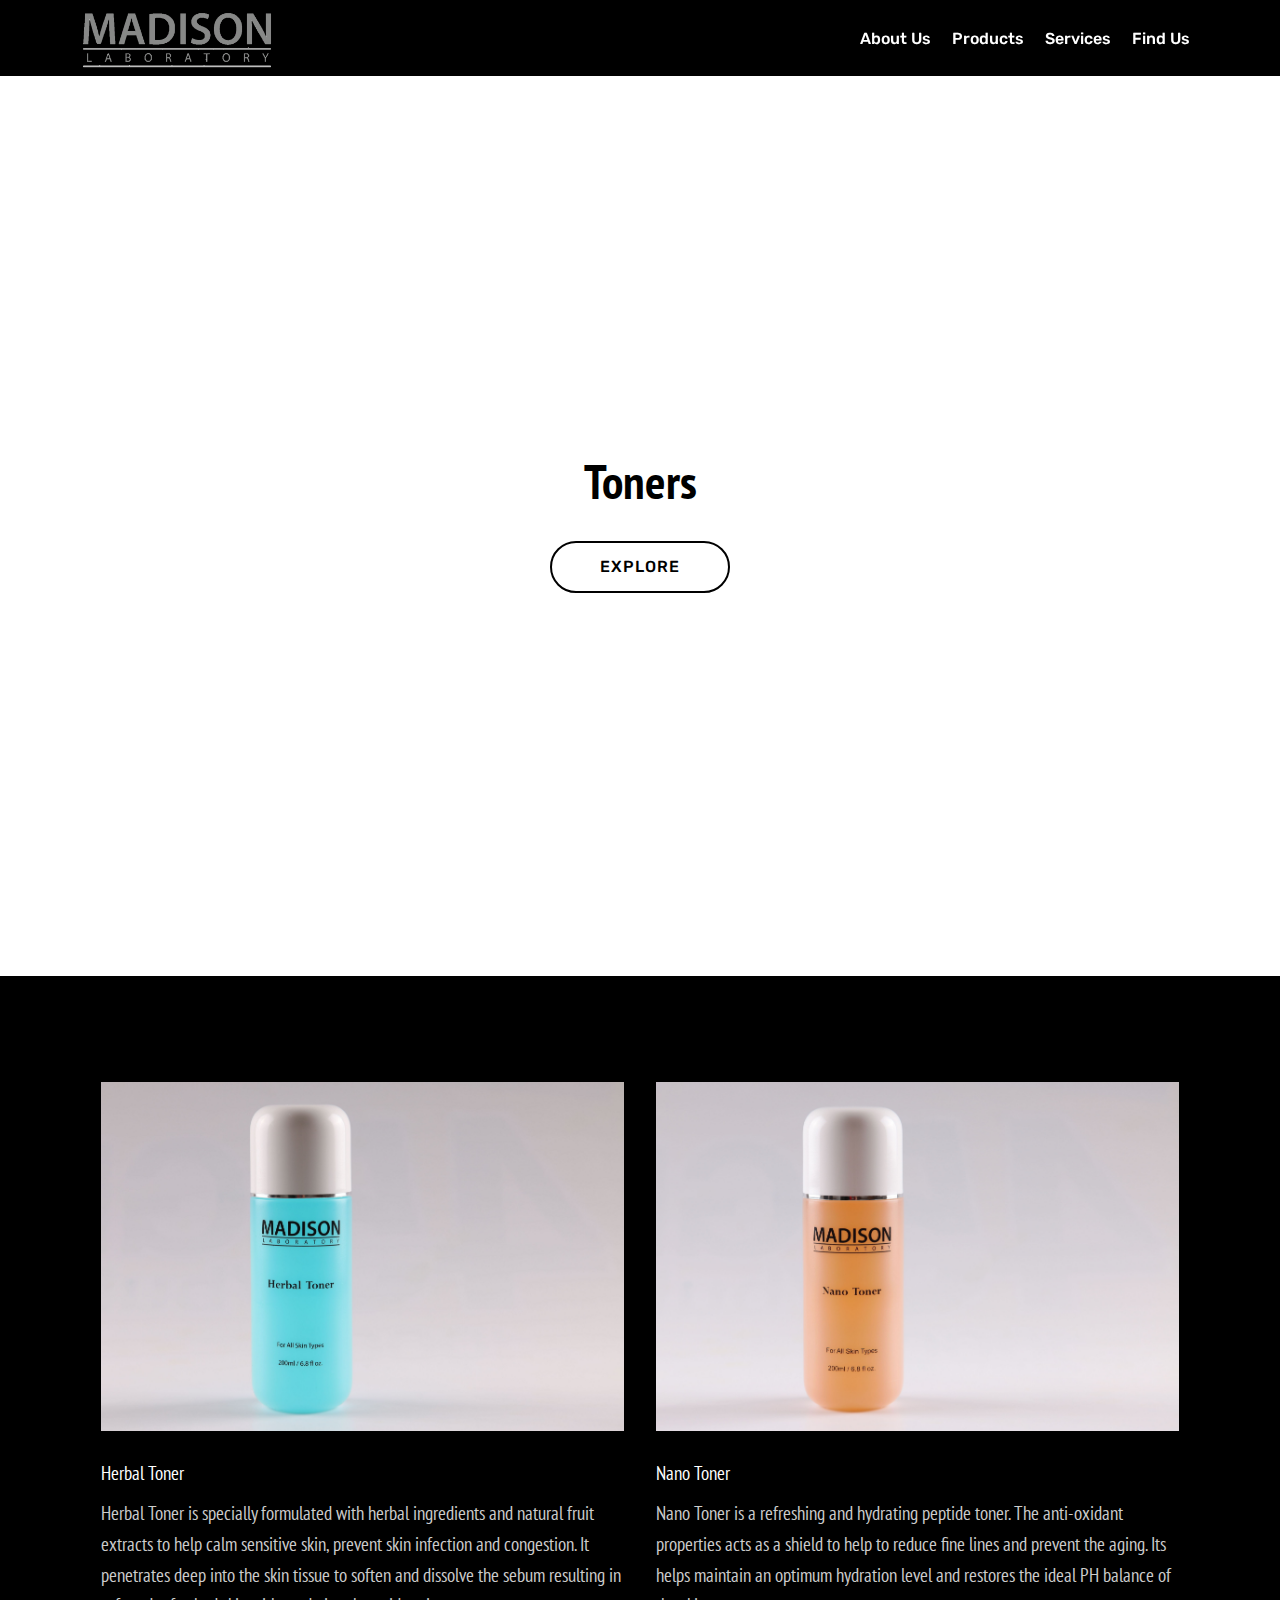
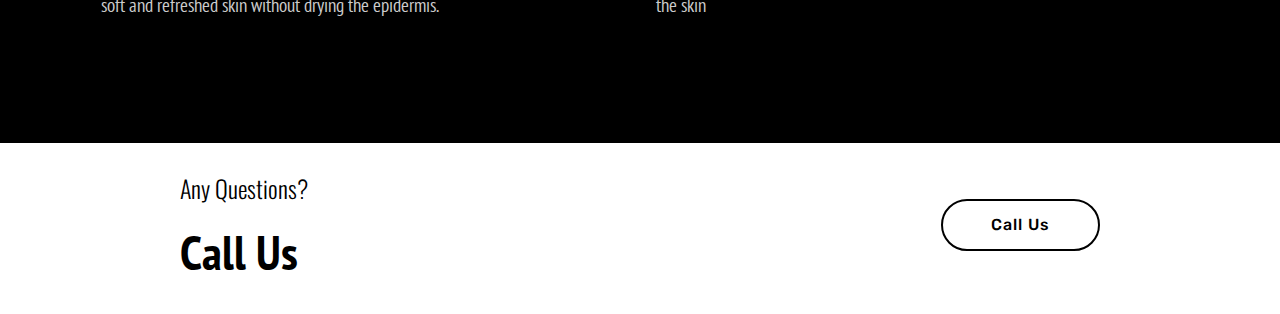
<file: toners.html>
<!DOCTYPE html>
<html >
<head>
  <!-- Site made with Mobirise Website Builder v4.5.4, https://mobirise.com -->
  <meta charset="UTF-8">
  <meta http-equiv="X-UA-Compatible" content="IE=edge">
  <meta name="generator" content="Mobirise v4.5.4, mobirise.com">
  <meta name="viewport" content="width=device-width, initial-scale=1, minimum-scale=1">
  <link rel="shortcut icon" href="assets/images/picture1-742x232.png" type="image/x-icon">
  <meta name="description" content="">
  <title>Toners</title>
  <link rel="stylesheet" href="assets/web/assets/mobirise-icons/mobirise-icons.css">
  <link rel="stylesheet" href="assets/tether/tether.min.css">
  <link rel="stylesheet" href="assets/bootstrap/css/bootstrap.min.css">
  <link rel="stylesheet" href="assets/bootstrap/css/bootstrap-grid.min.css">
  <link rel="stylesheet" href="assets/bootstrap/css/bootstrap-reboot.min.css">
  <link rel="stylesheet" href="assets/soundcloud-plugin/style.css">
  <link rel="stylesheet" href="assets/dropdown/css/style.css">
  <link rel="stylesheet" href="assets/theme/css/style.css">
  <link rel="stylesheet" href="assets/mobirise/css/mbr-additional.css" type="text/css">
  
  
  
</head>
<body>
<section class="menu cid-qPUR3KddJP" once="menu" id="menu1-17">

    

    <nav class="navbar navbar-expand beta-menu navbar-dropdown align-items-center navbar-fixed-top navbar-toggleable-sm bg-color transparent">
        <button class="navbar-toggler navbar-toggler-right" type="button" data-toggle="collapse" data-target="#navbarSupportedContent" aria-controls="navbarSupportedContent" aria-expanded="false" aria-label="Toggle navigation">
            <div class="hamburger">
                <span></span>
                <span></span>
                <span></span>
                <span></span>
            </div>
        </button>
        <div class="menu-logo">
            <div class="navbar-brand">
                <span class="navbar-logo">
                    <a href="index.html">
                         <img src="assets/images/picture1-742x232.png" alt="Mobirise" title="" style="height: 3.8rem;">
                    </a>
                </span>
                <span class="navbar-caption-wrap"><a class="navbar-caption text-white display-4" href="https://mobirise.com"></a></span>
            </div>
        </div>
        <div class="collapse navbar-collapse" id="navbarSupportedContent">
            <ul class="navbar-nav nav-dropdown nav-right" data-app-modern-menu="true"><li class="nav-item">
                    <a class="nav-link link text-white display-4" href="index.html#content4-f">About Us</a>
                </li>
                <li class="nav-item">
                    <a class="nav-link link text-white display-4" href="index.html#features13-m">
                        
                        Products</a>
                </li><li class="nav-item"><a class="nav-link link text-white display-4" href="index.html#features18-q">
                        
                        Services</a></li><li class="nav-item"><a class="nav-link link text-white display-4" href="index.html#header2-t">
                        
                        Find Us</a></li></ul>
            
        </div>
    </nav>
</section>

<section class="engine"><a href="https://mobirise.co/g">how to create a website for free</a></section><section class="mbr-section content5 cid-qPURJ2toP4" id="content5-1b">

    

    

    <div class="container">
        <div class="media-container-row">
            <div class="title col-12 col-md-8">
                
                
                
                
            </div>
        </div>
    </div>
</section>

<section class="cid-qPUR3L20fZ mbr-fullscreen" id="header2-18">

    

    

    <div class="container align-center">
        <div class="row justify-content-md-center">
            <div class="mbr-white col-md-10">
                <h1 class="mbr-section-title mbr-bold pb-3 mbr-fonts-style display-2">
                    Toners</h1>
                
                
                <div class="mbr-section-btn"><a class="btn btn-md btn-black-outline display-4" href="toners.html#features2-19">EXPLORE</a></div>
            </div>
        </div>
    </div>
    
</section>

<section class="features2 cid-qPUR3LBnZE" id="features2-19">

    

    
    
    <div class="container">
        <div class="media-container-row">
            <div class="card p-3 col-12 col-md-6">
                <div class="card-wrapper">
                    <div class="card-img">
                        <img src="assets/images/herbal-toner-4489x2995.jpg" alt="Mobirise" title="">
                    </div>
                    <div class="card-box">
                        <h4 class="card-title pb-3 mbr-fonts-style display-7">Herbal Toner</h4>
                        <p class="mbr-text mbr-fonts-style display-7">Herbal Toner is specially formulated with herbal ingredients and natural fruit extracts to help calm sensitive skin, prevent skin infection and congestion. It penetrates deep into the skin tissue to soften and dissolve the sebum resulting in soft and refreshed skin without drying the epidermis.</p>
                    </div>
                </div>
            </div>

            <div class="card p-3 col-12 col-md-6">
                <div class="card-wrapper">
                    <div class="card-img">
                        <img src="assets/images/nano-toner-4489x2995.jpg" alt="Mobirise" title="">
                    </div>
                    <div class="card-box ">
                        <h4 class="card-title pb-3 mbr-fonts-style display-7">
                            Nano Toner</h4>
                        <p class="mbr-text mbr-fonts-style display-7">Nano Toner is a refreshing and hydrating peptide toner. The anti-oxidant properties acts as a shield to help to reduce fine lines and prevent the aging. Its helps maintain an optimum hydration level and restores the ideal PH balance of the skin</p>
                    </div>
                </div>
            </div>

            

            
        </div>
    </div>
</section>

<section class="mbr-section info1 cid-qPUR3MtSmv" id="info1-1a">

    

    
    <div class="container">
        <div class="row justify-content-center content-row">
            <div class="media-container-column title col-12 col-lg-7 col-md-6">
                <h3 class="mbr-section-subtitle align-left mbr-light pb-3 mbr-fonts-style display-5">
                    Any Questions?</h3>
                <h2 class="align-left mbr-bold mbr-fonts-style display-2">
                    Call Us</h2>
            </div>
            <div class="media-container-column col-12 col-lg-3 col-md-4">
                <div class="mbr-section-btn align-right py-4"><a class="btn btn-black-outline display-4" href="index.html#header2-t">Call Us</a></div>
            </div>
        </div>
    </div>
</section>


  <script src="assets/web/assets/jquery/jquery.min.js"></script>
  <script src="assets/popper/popper.min.js"></script>
  <script src="assets/tether/tether.min.js"></script>
  <script src="assets/bootstrap/js/bootstrap.min.js"></script>
  <script src="assets/smoothscroll/smooth-scroll.js"></script>
  <script src="assets/dropdown/js/script.min.js"></script>
  <script src="assets/touchswipe/jquery.touch-swipe.min.js"></script>
  <script src="assets/theme/js/script.js"></script>
  
  
</body>
</html>
</file>
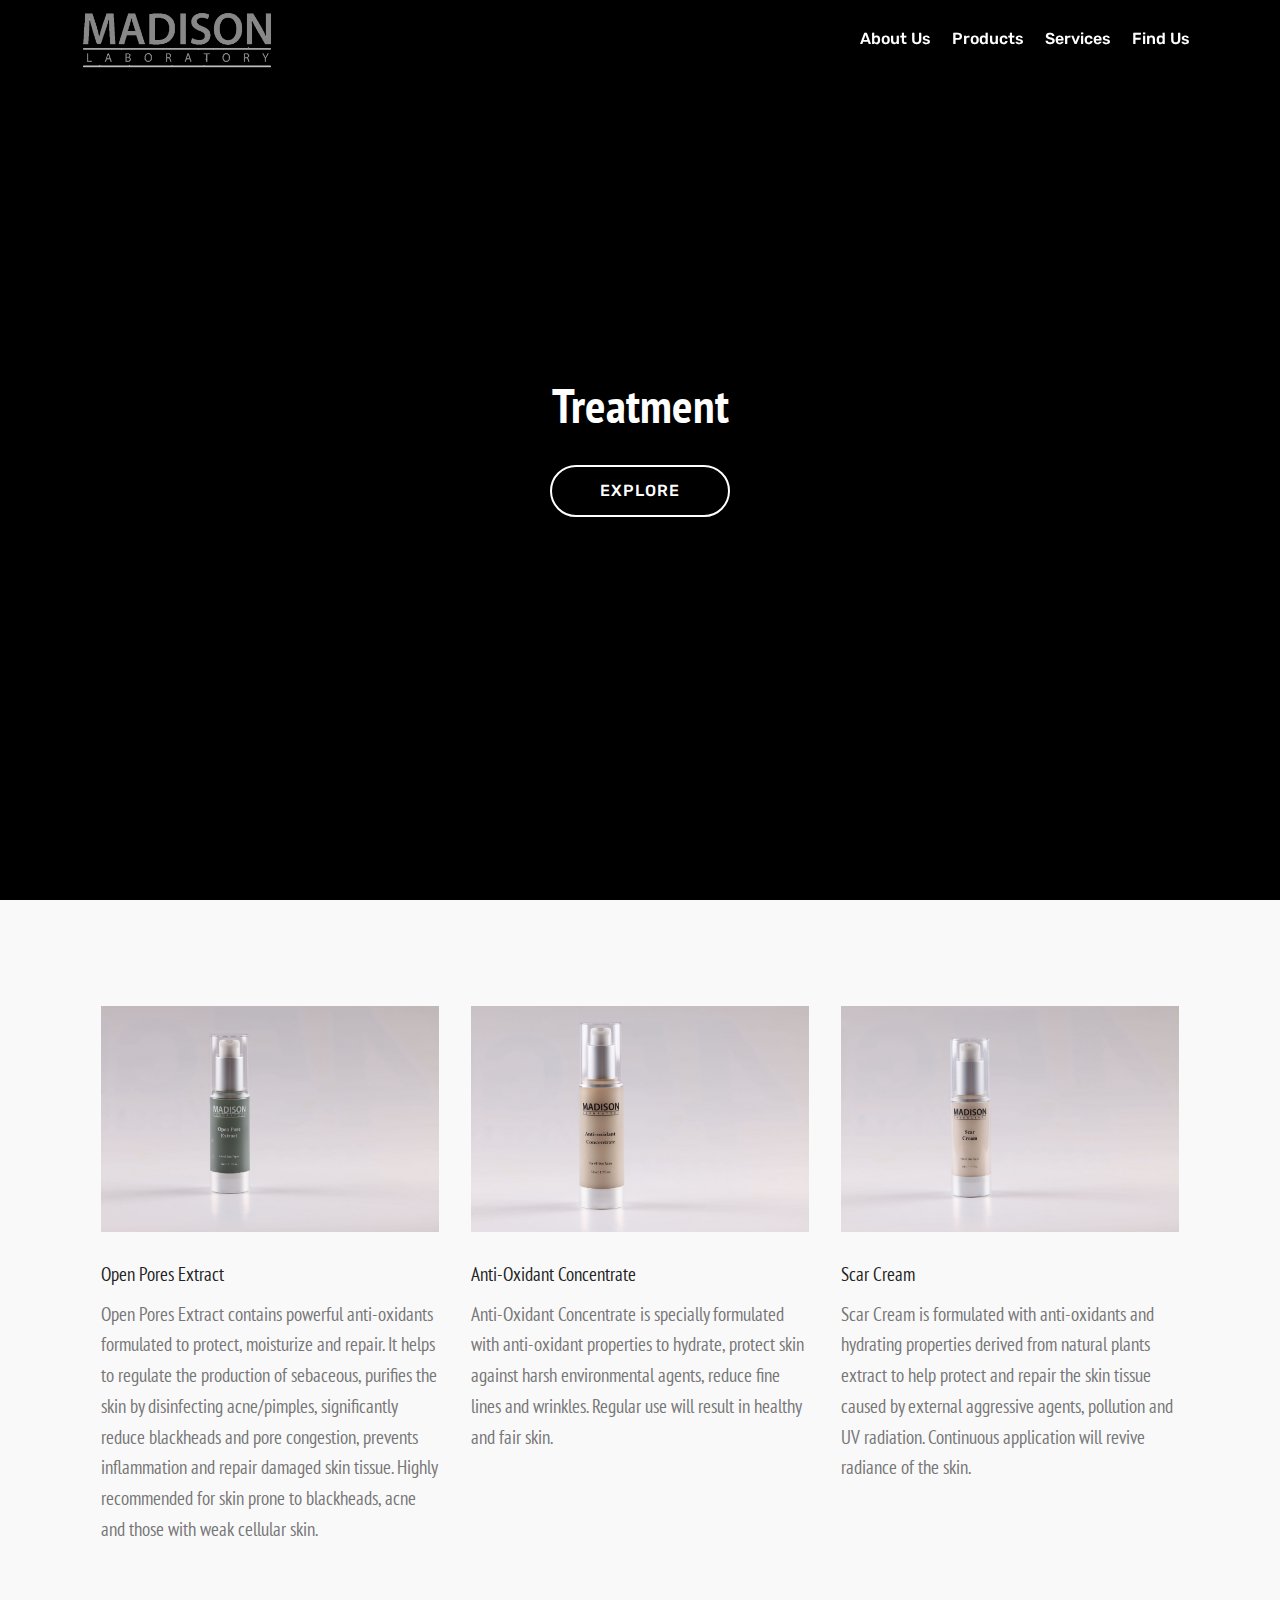
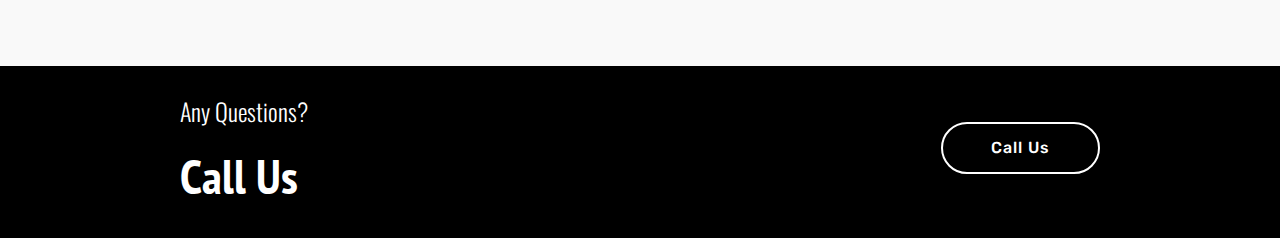
<file: treatment.html>
<!DOCTYPE html>
<html >
<head>
  <!-- Site made with Mobirise Website Builder v4.5.4, https://mobirise.com -->
  <meta charset="UTF-8">
  <meta http-equiv="X-UA-Compatible" content="IE=edge">
  <meta name="generator" content="Mobirise v4.5.4, mobirise.com">
  <meta name="viewport" content="width=device-width, initial-scale=1, minimum-scale=1">
  <link rel="shortcut icon" href="assets/images/picture1-742x232.png" type="image/x-icon">
  <meta name="description" content="">
  <title>Treatment</title>
  <link rel="stylesheet" href="assets/web/assets/mobirise-icons/mobirise-icons.css">
  <link rel="stylesheet" href="assets/tether/tether.min.css">
  <link rel="stylesheet" href="assets/bootstrap/css/bootstrap.min.css">
  <link rel="stylesheet" href="assets/bootstrap/css/bootstrap-grid.min.css">
  <link rel="stylesheet" href="assets/bootstrap/css/bootstrap-reboot.min.css">
  <link rel="stylesheet" href="assets/soundcloud-plugin/style.css">
  <link rel="stylesheet" href="assets/dropdown/css/style.css">
  <link rel="stylesheet" href="assets/theme/css/style.css">
  <link rel="stylesheet" href="assets/mobirise/css/mbr-additional.css" type="text/css">
  
  
  
</head>
<body>
<section class="menu cid-qPUSQZY3Lk" once="menu" id="menu1-1l">

    

    <nav class="navbar navbar-expand beta-menu navbar-dropdown align-items-center navbar-fixed-top navbar-toggleable-sm bg-color transparent">
        <button class="navbar-toggler navbar-toggler-right" type="button" data-toggle="collapse" data-target="#navbarSupportedContent" aria-controls="navbarSupportedContent" aria-expanded="false" aria-label="Toggle navigation">
            <div class="hamburger">
                <span></span>
                <span></span>
                <span></span>
                <span></span>
            </div>
        </button>
        <div class="menu-logo">
            <div class="navbar-brand">
                <span class="navbar-logo">
                    <a href="index.html">
                         <img src="assets/images/picture1-742x232.png" alt="Mobirise" title="" style="height: 3.8rem;">
                    </a>
                </span>
                <span class="navbar-caption-wrap"><a class="navbar-caption text-white display-4" href="https://mobirise.com"></a></span>
            </div>
        </div>
        <div class="collapse navbar-collapse" id="navbarSupportedContent">
            <ul class="navbar-nav nav-dropdown nav-right" data-app-modern-menu="true"><li class="nav-item">
                    <a class="nav-link link text-white display-4" href="index.html#content4-f">About Us</a>
                </li>
                <li class="nav-item">
                    <a class="nav-link link text-white display-4" href="index.html#features13-m">
                        
                        Products</a>
                </li><li class="nav-item"><a class="nav-link link text-white display-4" href="index.html#features18-q">
                        
                        Services</a></li><li class="nav-item"><a class="nav-link link text-white display-4" href="index.html#header2-t">
                        
                        Find Us</a></li></ul>
            
        </div>
    </nav>
</section>

<section class="engine"><a href="https://mobirise.co/g">how to create a website for free</a></section><section class="cid-qPUSR0MKJU mbr-fullscreen" id="header2-1m">

    

    

    <div class="container align-center">
        <div class="row justify-content-md-center">
            <div class="mbr-white col-md-10">
                <h1 class="mbr-section-title mbr-bold pb-3 mbr-fonts-style display-2">
                    Treatment</h1>
                
                
                <div class="mbr-section-btn"><a class="btn btn-md btn-white-outline display-4" href="treatment.html#features2-1n">EXPLORE</a></div>
            </div>
        </div>
    </div>
    
</section>

<section class="features2 cid-qPUSR1m4Vf" id="features2-1n">

    

    
    
    <div class="container">
        <div class="media-container-row">
            <div class="card p-3 col-12 col-md-6 col-lg-4">
                <div class="card-wrapper">
                    <div class="card-img">
                        <img src="assets/images/open-pores-extract-4489x2995.jpg" alt="Mobirise" title="">
                    </div>
                    <div class="card-box">
                        <h4 class="card-title pb-3 mbr-fonts-style display-7">Open Pores Extract</h4>
                        <p class="mbr-text mbr-fonts-style display-7">Open Pores Extract contains powerful anti-oxidants formulated to protect, moisturize and repair. It helps to regulate the production of sebaceous, purifies the skin by disinfecting acne/pimples, significantly reduce blackheads and pore congestion, prevents inflammation and repair damaged skin tissue. Highly recommended for skin prone to blackheads, acne and those with weak cellular skin.</p>
                    </div>
                </div>
            </div>

            <div class="card p-3 col-12 col-md-6 col-lg-4">
                <div class="card-wrapper">
                    <div class="card-img">
                        <img src="assets/images/anti-oxidant-concentrate-4489x2995.jpg" alt="Mobirise" title="">
                    </div>
                    <div class="card-box ">
                        <h4 class="card-title pb-3 mbr-fonts-style display-7">
                            Anti-Oxidant Concentrate</h4>
                        <p class="mbr-text mbr-fonts-style display-7">Anti-Oxidant Concentrate is specially formulated with anti-oxidant properties to hydrate, protect skin against harsh environmental agents, reduce fine lines and wrinkles. Regular use will result in healthy and fair skin. </p>
                    </div>
                </div>
            </div>

            <div class="card p-3 col-12 col-md-6 col-lg-4">
                <div class="card-wrapper">
                    <div class="card-img">
                        <img src="assets/images/scar-cream-4489x2995.jpg" alt="Mobirise" title="">
                    </div>
                    <div class="card-box">
                        <h4 class="card-title pb-3 mbr-fonts-style display-7">
                            Scar Cream</h4>
                        <p class="mbr-text mbr-fonts-style display-7">Scar Cream is formulated with anti-oxidants and hydrating properties derived from natural plants extract to help protect and repair the skin tissue caused by external aggressive agents, pollution and UV radiation. Continuous application will revive radiance of the skin.
<br></p>
                    </div>
                </div>
            </div>

            
        </div>
    </div>
</section>

<section class="mbr-section info1 cid-qPUSR28r6X" id="info1-1o">

    

    
    <div class="container">
        <div class="row justify-content-center content-row">
            <div class="media-container-column title col-12 col-lg-7 col-md-6">
                <h3 class="mbr-section-subtitle align-left mbr-light pb-3 mbr-fonts-style display-5">
                    Any Questions?</h3>
                <h2 class="align-left mbr-bold mbr-fonts-style display-2">
                    Call Us</h2>
            </div>
            <div class="media-container-column col-12 col-lg-3 col-md-4">
                <div class="mbr-section-btn align-right py-4"><a class="btn btn-white-outline display-4" href="index.html#header2-t">Call Us</a></div>
            </div>
        </div>
    </div>
</section>


  <script src="assets/web/assets/jquery/jquery.min.js"></script>
  <script src="assets/popper/popper.min.js"></script>
  <script src="assets/tether/tether.min.js"></script>
  <script src="assets/bootstrap/js/bootstrap.min.js"></script>
  <script src="assets/smoothscroll/smooth-scroll.js"></script>
  <script src="assets/dropdown/js/script.min.js"></script>
  <script src="assets/touchswipe/jquery.touch-swipe.min.js"></script>
  <script src="assets/theme/js/script.js"></script>
  
  
</body>
</html>
</file>
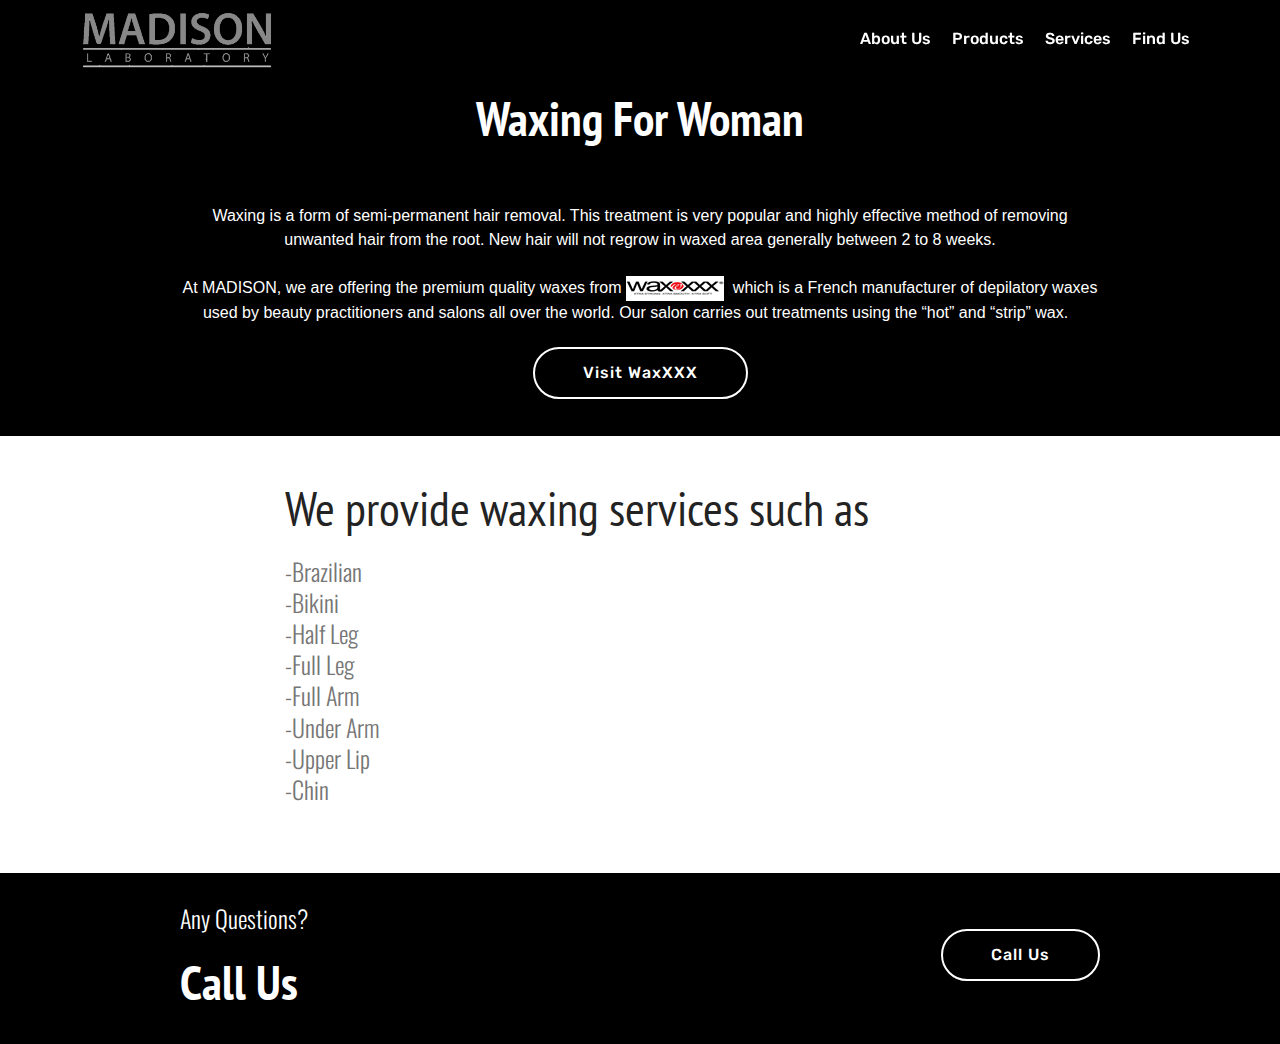
<file: waxing.html>
<!DOCTYPE html>
<html >
<head>
  <!-- Site made with Mobirise Website Builder v4.5.4, https://mobirise.com -->
  <meta charset="UTF-8">
  <meta http-equiv="X-UA-Compatible" content="IE=edge">
  <meta name="generator" content="Mobirise v4.5.4, mobirise.com">
  <meta name="viewport" content="width=device-width, initial-scale=1, minimum-scale=1">
  <link rel="shortcut icon" href="assets/images/picture1-742x232.png" type="image/x-icon">
  <meta name="description" content="">
  <title>Waxing</title>
  <link rel="stylesheet" href="assets/web/assets/mobirise-icons/mobirise-icons.css">
  <link rel="stylesheet" href="assets/tether/tether.min.css">
  <link rel="stylesheet" href="assets/bootstrap/css/bootstrap.min.css">
  <link rel="stylesheet" href="assets/bootstrap/css/bootstrap-grid.min.css">
  <link rel="stylesheet" href="assets/bootstrap/css/bootstrap-reboot.min.css">
  <link rel="stylesheet" href="assets/soundcloud-plugin/style.css">
  <link rel="stylesheet" href="assets/dropdown/css/style.css">
  <link rel="stylesheet" href="assets/theme/css/style.css">
  <link rel="stylesheet" href="assets/mobirise/css/mbr-additional.css" type="text/css">
  
  
  
</head>
<body>
<section class="menu cid-qOw2sXYv2i" once="menu" id="menu1-2q">

    

    <nav class="navbar navbar-expand beta-menu navbar-dropdown align-items-center navbar-fixed-top navbar-toggleable-sm bg-color transparent">
        <button class="navbar-toggler navbar-toggler-right" type="button" data-toggle="collapse" data-target="#navbarSupportedContent" aria-controls="navbarSupportedContent" aria-expanded="false" aria-label="Toggle navigation">
            <div class="hamburger">
                <span></span>
                <span></span>
                <span></span>
                <span></span>
            </div>
        </button>
        <div class="menu-logo">
            <div class="navbar-brand">
                <span class="navbar-logo">
                    <a href="index.html">
                         <img src="assets/images/picture1-742x232.png" alt="Mobirise" title="" style="height: 3.8rem;">
                    </a>
                </span>
                <span class="navbar-caption-wrap"><a class="navbar-caption text-white display-4" href="https://mobirise.com"></a></span>
            </div>
        </div>
        <div class="collapse navbar-collapse" id="navbarSupportedContent">
            <ul class="navbar-nav nav-dropdown nav-right" data-app-modern-menu="true"><li class="nav-item">
                    <a class="nav-link link text-white display-4" href="index.html#content4-f">About Us</a>
                </li>
                <li class="nav-item">
                    <a class="nav-link link text-white display-4" href="index.html#features13-m">
                        
                        Products</a>
                </li><li class="nav-item"><a class="nav-link link text-white display-4" href="index.html#features18-q">
                        
                        Services</a></li><li class="nav-item"><a class="nav-link link text-white display-4" href="index.html#header2-t">
                        
                        Find Us</a></li></ul>
            
        </div>
    </nav>
</section>

<section class="engine"><a href="https://mobirise.co/d">free web software</a></section><section class="cid-qPVdkyYk2u" id="header2-2r">

    

    

    <div class="container align-center">
        <div class="row justify-content-md-center">
            <div class="mbr-white col-md-10">
                <h1 class="mbr-section-title mbr-bold pb-3 mbr-fonts-style display-2">Waxing For Woman</h1>
                
                <p class="mbr-text pb-3 mbr-fonts-style display-5"></p><p>Waxing is a form of semi-permanent hair removal. This treatment is very popular and highly effective method of removing unwanted hair from the root. New hair will not regrow in waxed area generally between 2 to 8 weeks.
<br> 
<br>At MADISON, we are offering the premium quality waxes from&nbsp;<img src="[data-uri]" style="width: 98px;">&nbsp;  which is a French manufacturer of depilatory waxes used by beauty practitioners and salons all over the world. Our salon carries out treatments using the “hot” and “strip” wax. &nbsp;</p><p></p>
                <div class="mbr-section-btn"><a class="btn btn-md btn-white-outline display-4" href="https://waxxxx.com/">Visit WaxXXX</a></div>
            </div>
        </div>
    </div>
    
</section>

<section class="mbr-section content4 cid-qPVe6KfVeB" id="content4-2s">

    

    <div class="container">
        <div class="media-container-row">
            <div class="title col-12 col-md-8">
                <h2 class="align-center pb-3 mbr-fonts-style display-2">
                    
                <div><br></div><div>We provide waxing services such as</div></h2>
                <h3 class="mbr-section-subtitle align-center mbr-light mbr-fonts-style display-5">-Brazilian 
<div>-Bikini 
</div><div>-Half Leg 
</div><div>-Full Leg 
</div><div>-Full Arm 
</div><div>-Under Arm 
</div><div>-Upper Lip 
</div><div>-Chin&nbsp;</div></h3>
                
            </div>
        </div>
    </div>
</section>

<section class="mbr-section info1 cid-qPVgfQlWTf" id="info1-2z">

    

    
    <div class="container">
        <div class="row justify-content-center content-row">
            <div class="media-container-column title col-12 col-lg-7 col-md-6">
                <h3 class="mbr-section-subtitle align-left mbr-light pb-3 mbr-fonts-style display-5">
                    Any Questions?</h3>
                <h2 class="align-left mbr-bold mbr-fonts-style display-2">
                    Call Us</h2>
            </div>
            <div class="media-container-column col-12 col-lg-3 col-md-4">
                <div class="mbr-section-btn align-right py-4"><a class="btn btn-white-outline display-4" href="index.html#header2-t">Call Us</a></div>
            </div>
        </div>
    </div>
</section>


  <script src="assets/web/assets/jquery/jquery.min.js"></script>
  <script src="assets/popper/popper.min.js"></script>
  <script src="assets/tether/tether.min.js"></script>
  <script src="assets/bootstrap/js/bootstrap.min.js"></script>
  <script src="assets/smoothscroll/smooth-scroll.js"></script>
  <script src="assets/dropdown/js/script.min.js"></script>
  <script src="assets/touchswipe/jquery.touch-swipe.min.js"></script>
  <script src="assets/theme/js/script.js"></script>
  
  
</body>
</html>
</file>
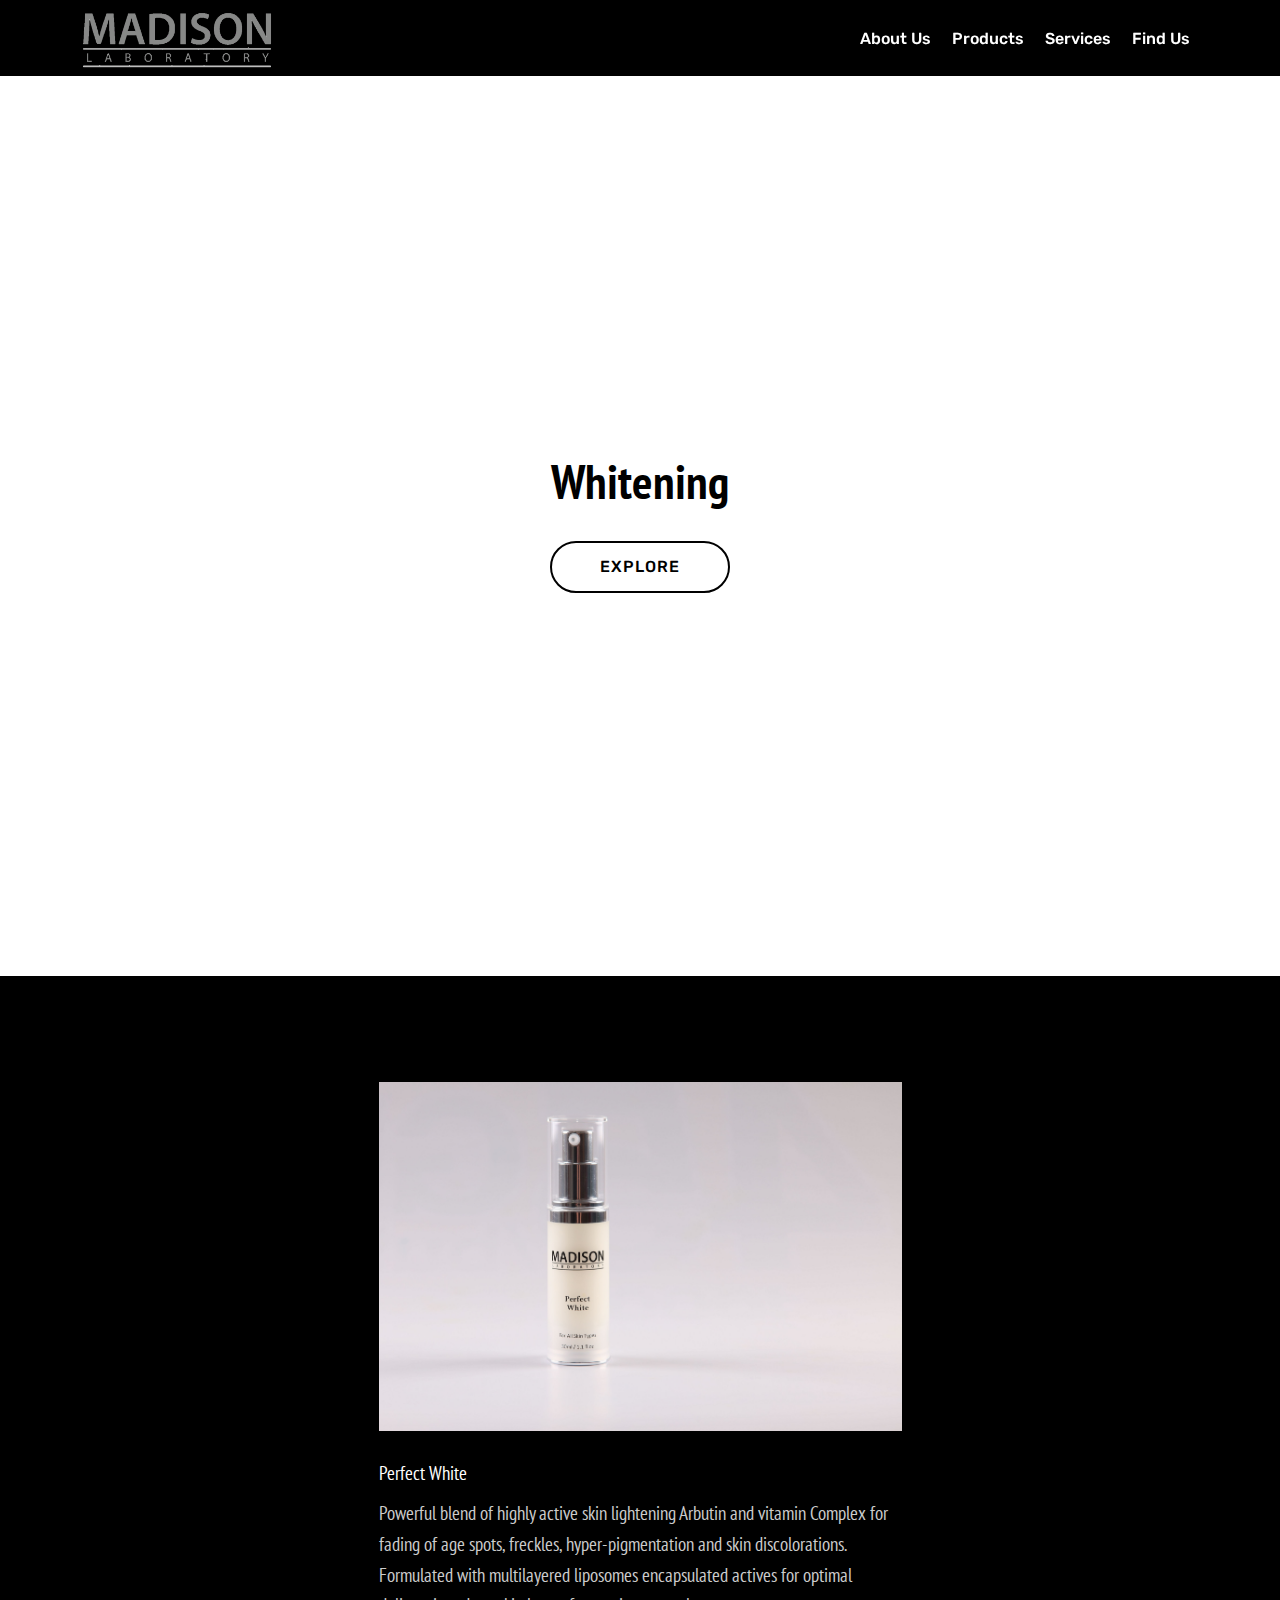
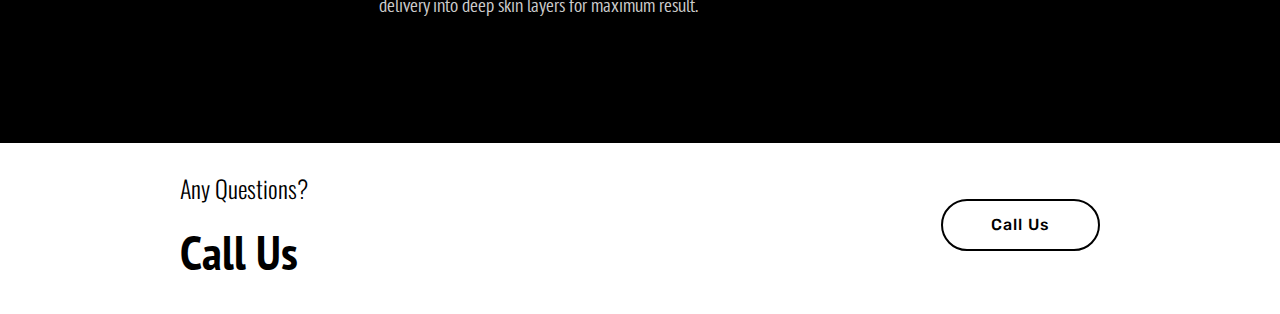
<file: whitening.html>
<!DOCTYPE html>
<html >
<head>
  <!-- Site made with Mobirise Website Builder v4.5.4, https://mobirise.com -->
  <meta charset="UTF-8">
  <meta http-equiv="X-UA-Compatible" content="IE=edge">
  <meta name="generator" content="Mobirise v4.5.4, mobirise.com">
  <meta name="viewport" content="width=device-width, initial-scale=1, minimum-scale=1">
  <link rel="shortcut icon" href="assets/images/picture1-742x232.png" type="image/x-icon">
  <meta name="description" content="">
  <title>Whitening</title>
  <link rel="stylesheet" href="assets/web/assets/mobirise-icons/mobirise-icons.css">
  <link rel="stylesheet" href="assets/tether/tether.min.css">
  <link rel="stylesheet" href="assets/bootstrap/css/bootstrap.min.css">
  <link rel="stylesheet" href="assets/bootstrap/css/bootstrap-grid.min.css">
  <link rel="stylesheet" href="assets/bootstrap/css/bootstrap-reboot.min.css">
  <link rel="stylesheet" href="assets/soundcloud-plugin/style.css">
  <link rel="stylesheet" href="assets/dropdown/css/style.css">
  <link rel="stylesheet" href="assets/theme/css/style.css">
  <link rel="stylesheet" href="assets/mobirise/css/mbr-additional.css" type="text/css">
  
  
  
</head>
<body>
<section class="menu cid-qPUTtyho04" once="menu" id="menu1-1q">

    

    <nav class="navbar navbar-expand beta-menu navbar-dropdown align-items-center navbar-fixed-top navbar-toggleable-sm bg-color transparent">
        <button class="navbar-toggler navbar-toggler-right" type="button" data-toggle="collapse" data-target="#navbarSupportedContent" aria-controls="navbarSupportedContent" aria-expanded="false" aria-label="Toggle navigation">
            <div class="hamburger">
                <span></span>
                <span></span>
                <span></span>
                <span></span>
            </div>
        </button>
        <div class="menu-logo">
            <div class="navbar-brand">
                <span class="navbar-logo">
                    <a href="index.html">
                         <img src="assets/images/picture1-742x232.png" alt="Mobirise" title="" style="height: 3.8rem;">
                    </a>
                </span>
                <span class="navbar-caption-wrap"><a class="navbar-caption text-white display-4" href="https://mobirise.com"></a></span>
            </div>
        </div>
        <div class="collapse navbar-collapse" id="navbarSupportedContent">
            <ul class="navbar-nav nav-dropdown nav-right" data-app-modern-menu="true"><li class="nav-item">
                    <a class="nav-link link text-white display-4" href="index.html#content4-f">About Us</a>
                </li>
                <li class="nav-item">
                    <a class="nav-link link text-white display-4" href="index.html#features13-m">
                        
                        Products</a>
                </li><li class="nav-item"><a class="nav-link link text-white display-4" href="index.html#features18-q">
                        
                        Services</a></li><li class="nav-item"><a class="nav-link link text-white display-4" href="index.html#header2-t">
                        
                        Find Us</a></li></ul>
            
        </div>
    </nav>
</section>

<section class="engine"><a href="https://mobirise.co/a">web site builder</a></section><section class="mbr-section content5 cid-qPUTtyQe0N" id="content5-1r">

    

    

    <div class="container">
        <div class="media-container-row">
            <div class="title col-12 col-md-8">
                
                
                
                
            </div>
        </div>
    </div>
</section>

<section class="cid-qPUTtzkq7L mbr-fullscreen" id="header2-1s">

    

    

    <div class="container align-center">
        <div class="row justify-content-md-center">
            <div class="mbr-white col-md-10">
                <h1 class="mbr-section-title mbr-bold pb-3 mbr-fonts-style display-2">
                    Whitening</h1>
                
                
                <div class="mbr-section-btn"><a class="btn btn-md btn-black-outline display-4" href="whitening.html#features2-1t">EXPLORE</a></div>
            </div>
        </div>
    </div>
    
</section>

<section class="features2 cid-qPUTtzXB8O" id="features2-1t">

    

    
    
    <div class="container">
        <div class="media-container-row">
            <div class="card p-3 col-12 col-md-6">
                <div class="card-wrapper">
                    <div class="card-img">
                        <img src="assets/images/perfect-white-4489x2995.jpg" alt="Mobirise" title="">
                    </div>
                    <div class="card-box">
                        <h4 class="card-title pb-3 mbr-fonts-style display-7">Perfect White</h4>
                        <p class="mbr-text mbr-fonts-style display-7">Powerful blend of highly active skin lightening Arbutin and vitamin Complex for fading of age spots, freckles, hyper-pigmentation and skin discolorations. Formulated with multilayered liposomes encapsulated actives for optimal delivery into deep skin layers for maximum result.</p>
                    </div>
                </div>
            </div>

            

            

            
        </div>
    </div>
</section>

<section class="mbr-section info1 cid-qPUTtAFwd7" id="info1-1u">

    

    
    <div class="container">
        <div class="row justify-content-center content-row">
            <div class="media-container-column title col-12 col-lg-7 col-md-6">
                <h3 class="mbr-section-subtitle align-left mbr-light pb-3 mbr-fonts-style display-5">
                    Any Questions?</h3>
                <h2 class="align-left mbr-bold mbr-fonts-style display-2">
                    Call Us</h2>
            </div>
            <div class="media-container-column col-12 col-lg-3 col-md-4">
                <div class="mbr-section-btn align-right py-4"><a class="btn btn-black-outline display-4" href="index.html#header2-t">Call Us</a></div>
            </div>
        </div>
    </div>
</section>


  <script src="assets/web/assets/jquery/jquery.min.js"></script>
  <script src="assets/popper/popper.min.js"></script>
  <script src="assets/tether/tether.min.js"></script>
  <script src="assets/bootstrap/js/bootstrap.min.js"></script>
  <script src="assets/smoothscroll/smooth-scroll.js"></script>
  <script src="assets/dropdown/js/script.min.js"></script>
  <script src="assets/touchswipe/jquery.touch-swipe.min.js"></script>
  <script src="assets/theme/js/script.js"></script>
  
  
</body>
</html>
</file>
<file: assets/web/assets/mobirise-icons/mobirise-icons.css>
@font-face {
  font-family: 'MobiriseIcons';
  src:  url('mobirise-icons.eot?spat4u');
  src:  url('mobirise-icons.eot?spat4u#iefix') format('embedded-opentype'),
    url('mobirise-icons.ttf?spat4u') format('truetype'),
    url('mobirise-icons.woff?spat4u') format('woff'),
    url('mobirise-icons.svg?spat4u#MobiriseIcons') format('svg');
  font-weight: normal;
  font-style: normal;
}

[class^="mbri-"], [class*=" mbri-"] {
  /* use !important to prevent issues with browser extensions that change fonts */
  font-family: MobiriseIcons !important;
  speak: none;
  font-style: normal;
  font-weight: normal;
  font-variant: normal;
  text-transform: none;
  line-height: 1;

  /* Better Font Rendering =========== */
  -webkit-font-smoothing: antialiased;
  -moz-osx-font-smoothing: grayscale;
}

.mbri-add-submenu:before {
  content: "\e900";
}
.mbri-alert:before {
  content: "\e901";
}
.mbri-align-center:before {
  content: "\e902";
}
.mbri-align-justify:before {
  content: "\e903";
}
.mbri-align-left:before {
  content: "\e904";
}
.mbri-align-right:before {
  content: "\e905";
}
.mbri-android:before {
  content: "\e906";
}
.mbri-apple:before {
  content: "\e907";
}
.mbri-arrow-down:before {
  content: "\e908";
}
.mbri-arrow-next:before {
  content: "\e909";
}
.mbri-arrow-prev:before {
  content: "\e90a";
}
.mbri-arrow-up:before {
  content: "\e90b";
}
.mbri-bold:before {
  content: "\e90c";
}
.mbri-bookmark:before {
  content: "\e90d";
}
.mbri-bootstrap:before {
  content: "\e90e";
}
.mbri-briefcase:before {
  content: "\e90f";
}
.mbri-browse:before {
  content: "\e910";
}
.mbri-bulleted-list:before {
  content: "\e911";
}
.mbri-calendar:before {
  content: "\e912";
}
.mbri-camera:before {
  content: "\e913";
}
.mbri-cart-add:before {
  content: "\e914";
}
.mbri-cart-full:before {
  content: "\e915";
}
.mbri-cash:before {
  content: "\e916";
}
.mbri-change-style:before {
  content: "\e917";
}
.mbri-chat:before {
  content: "\e918";
}
.mbri-clock:before {
  content: "\e919";
}
.mbri-close:before {
  content: "\e91a";
}
.mbri-cloud:before {
  content: "\e91b";
}
.mbri-code:before {
  content: "\e91c";
}
.mbri-contact-form:before {
  content: "\e91d";
}
.mbri-credit-card:before {
  content: "\e91e";
}
.mbri-cursor-click:before {
  content: "\e91f";
}
.mbri-cust-feedback:before {
  content: "\e920";
}
.mbri-database:before {
  content: "\e921";
}
.mbri-delivery:before {
  content: "\e922";
}
.mbri-desktop:before {
  content: "\e923";
}
.mbri-devices:before {
  content: "\e924";
}
.mbri-down:before {
  content: "\e925";
}
.mbri-download:before {
  content: "\e989";
}
.mbri-drag-n-drop:before {
  content: "\e927";
}
.mbri-drag-n-drop2:before {
  content: "\e928";
}
.mbri-edit:before {
  content: "\e929";
}
.mbri-edit2:before {
  content: "\e92a";
}
.mbri-error:before {
  content: "\e92b";
}
.mbri-extension:before {
  content: "\e92c";
}
.mbri-features:before {
  content: "\e92d";
}
.mbri-file:before {
  content: "\e92e";
}
.mbri-flag:before {
  content: "\e92f";
}
.mbri-folder:before {
  content: "\e930";
}
.mbri-gift:before {
  content: "\e931";
}
.mbri-github:before {
  content: "\e932";
}
.mbri-globe:before {
  content: "\e933";
}
.mbri-globe-2:before {
  content: "\e934";
}
.mbri-growing-chart:before {
  content: "\e935";
}
.mbri-hearth:before {
  content: "\e936";
}
.mbri-help:before {
  content: "\e937";
}
.mbri-home:before {
  content: "\e938";
}
.mbri-hot-cup:before {
  content: "\e939";
}
.mbri-idea:before {
  content: "\e93a";
}
.mbri-image-gallery:before {
  content: "\e93b";
}
.mbri-image-slider:before {
  content: "\e93c";
}
.mbri-info:before {
  content: "\e93d";
}
.mbri-italic:before {
  content: "\e93e";
}
.mbri-key:before {
  content: "\e93f";
}
.mbri-laptop:before {
  content: "\e940";
}
.mbri-layers:before {
  content: "\e941";
}
.mbri-left-right:before {
  content: "\e942";
}
.mbri-left:before {
  content: "\e943";
}
.mbri-letter:before {
  content: "\e944";
}
.mbri-like:before {
  content: "\e945";
}
.mbri-link:before {
  content: "\e946";
}
.mbri-lock:before {
  content: "\e947";
}
.mbri-login:before {
  content: "\e948";
}
.mbri-logout:before {
  content: "\e949";
}
.mbri-magic-stick:before {
  content: "\e94a";
}
.mbri-map-pin:before {
  content: "\e94b";
}
.mbri-menu:before {
  content: "\e94c";
}
.mbri-mobile:before {
  content: "\e94d";
}
.mbri-mobile2:before {
  content: "\e94e";
}
.mbri-mobirise:before {
  content: "\e94f";
}
.mbri-more-horizontal:before {
  content: "\e950";
}
.mbri-more-vertical:before {
  content: "\e951";
}
.mbri-music:before {
  content: "\e952";
}
.mbri-new-file:before {
  content: "\e953";
}
.mbri-numbered-list:before {
  content: "\e954";
}
.mbri-opened-folder:before {
  content: "\e955";
}
.mbri-pages:before {
  content: "\e956";
}
.mbri-paper-plane:before {
  content: "\e957";
}
.mbri-paperclip:before {
  content: "\e958";
}
.mbri-photo:before {
  content: "\e959";
}
.mbri-photos:before {
  content: "\e95a";
}
.mbri-pin:before {
  content: "\e95b";
}
.mbri-play:before {
  content: "\e95c";
}
.mbri-plus:before {
  content: "\e95d";
}
.mbri-preview:before {
  content: "\e95e";
}
.mbri-print:before {
  content: "\e95f";
}
.mbri-protect:before {
  content: "\e960";
}
.mbri-question:before {
  content: "\e961";
}
.mbri-quote-left:before {
  content: "\e962";
}
.mbri-quote-right:before {
  content: "\e963";
}
.mbri-refresh:before {
  content: "\e964";
}
.mbri-responsive:before {
  content: "\e965";
}
.mbri-right:before {
  content: "\e966";
}
.mbri-rocket:before {
  content: "\e967";
}
.mbri-sad-face:before {
  content: "\e968";
}
.mbri-sale:before {
  content: "\e969";
}
.mbri-save:before {
  content: "\e96a";
}
.mbri-search:before {
  content: "\e96b";
}
.mbri-setting:before {
  content: "\e96c";
}
.mbri-setting2:before {
  content: "\e96d";
}
.mbri-setting3:before {
  content: "\e96e";
}
.mbri-share:before {
  content: "\e96f";
}
.mbri-shopping-bag:before {
  content: "\e970";
}
.mbri-shopping-basket:before {
  content: "\e971";
}
.mbri-shopping-cart:before {
  content: "\e972";
}
.mbri-sites:before {
  content: "\e973";
}
.mbri-smile-face:before {
  content: "\e974";
}
.mbri-speed:before {
  content: "\e975";
}
.mbri-star:before {
  content: "\e976";
}
.mbri-success:before {
  content: "\e977";
}
.mbri-sun:before {
  content: "\e978";
}
.mbri-sun2:before {
  content: "\e979";
}
.mbri-tablet:before {
  content: "\e97a";
}
.mbri-tablet-vertical:before {
  content: "\e97b";
}
.mbri-target:before {
  content: "\e97c";
}
.mbri-timer:before {
  content: "\e97d";
}
.mbri-to-ftp:before {
  content: "\e97e";
}
.mbri-to-local-drive:before {
  content: "\e97f";
}
.mbri-touch-swipe:before {
  content: "\e980";
}
.mbri-touch:before {
  content: "\e981";
}
.mbri-trash:before {
  content: "\e982";
}
.mbri-underline:before {
  content: "\e983";
}
.mbri-unlink:before {
  content: "\e984";
}
.mbri-unlock:before {
  content: "\e985";
}
.mbri-up-down:before {
  content: "\e986";
}
.mbri-up:before {
  content: "\e987";
}
.mbri-update:before {
  content: "\e988";
}
.mbri-upload:before {
 content: "\e926"; 
}
.mbri-user:before {
  content: "\e98a";
}
.mbri-user2:before {
  content: "\e98b";
}
.mbri-users:before {
  content: "\e98c";
}
.mbri-video:before {
  content: "\e98d";
}
.mbri-video-play:before {
  content: "\e98e";
}
.mbri-watch:before {
  content: "\e98f";
}
.mbri-website-theme:before {
  content: "\e990";
}
.mbri-wifi:before {
  content: "\e991";
}
.mbri-windows:before {
  content: "\e992";
}
.mbri-zoom-out:before {
  content: "\e993";
}
.mbri-redo:before {
  content: "\e994";
}
.mbri-undo:before {
  content: "\e995";
}
</file>
<file: assets/soundcloud-plugin/style.css>
.addons-container {
  position: relative;
  margin-left: auto;
  margin-right: auto;
  padding-right: 15px;
  padding-left: 15px; }
  @media (min-width: 576px) {
    .addons-container {
      padding-right: 15px;
      padding-left: 15px; } }
  @media (min-width: 768px) {
    .addons-container {
      padding-right: 15px;
      padding-left: 15px; } }
  @media (min-width: 992px) {
    .addons-container {
      padding-right: 15px;
      padding-left: 15px; } }
  @media (min-width: 1200px) {
    .addons-container {
      padding-right: 15px;
      padding-left: 15px; } }
  @media (min-width: 576px) {
    .addons-container {
      width: 540px;
      max-width: 100%; } }
  @media (min-width: 768px) {
    .addons-container {
      width: 720px;
      max-width: 100%; } }
  @media (min-width: 992px) {
    .addons-container {
      width: 960px;
      max-width: 100%; } }
  @media (min-width: 1200px) {
    .addons-container {
      width: 1140px;
      max-width: 100%; } }

.addons-container-inner{
    position: relative;
    width: 100%;
    min-height: 1px;
    padding-right: 15px;
    padding-left: 15px;
}
@media (min-width: 567px) {
    .addons-container-inner{
        -ms-flex: 0 0 66.666667%;
        flex: 0 0 66.666667%;
        max-width: 66.666667%;
    }
}
.addons-row{
    display: flex;
    justify-content:center;
}
</file>
<file: assets/dropdown/css/style.css>
.navbar-dropdown {
  left: 0;
  padding: 0;
  position: absolute;
  right: 0;
  top: 0;
  transition: all 0.45s ease;
  z-index: 1030;
  background: #282828; }
  .navbar-dropdown .navbar-logo {
    margin-right: 0.8rem;
    transition: margin 0.3s ease-in-out;
    vertical-align: middle; }
    .navbar-dropdown .navbar-logo img {
      height: 3.125rem;
      transition: all 0.3s ease-in-out; }
    .navbar-dropdown .navbar-logo.mbr-iconfont {
      font-size: 3.125rem;
      line-height: 3.125rem; }
  .navbar-dropdown .navbar-caption {
    font-weight: 700;
    white-space: normal;
    vertical-align: -4px;
    line-height: 3.125rem !important; }
    .navbar-dropdown .navbar-caption, .navbar-dropdown .navbar-caption:hover {
      color: inherit;
      text-decoration: none; }
  .navbar-dropdown .mbr-iconfont + .navbar-caption {
    vertical-align: -1px; }
  .navbar-dropdown.navbar-fixed-top {
    position: fixed; }
  .navbar-dropdown .navbar-brand span {
    vertical-align: -4px; }
  .navbar-dropdown.bg-color.transparent {
    background: none; }
  .navbar-dropdown.navbar-short .navbar-brand {
    padding: 0.625rem 0; }
    .navbar-dropdown.navbar-short .navbar-brand span {
      vertical-align: -1px; }
  .navbar-dropdown.navbar-short .navbar-caption {
    line-height: 2.375rem !important;
    vertical-align: -2px; }
  .navbar-dropdown.navbar-short .navbar-logo {
    margin-right: 0.5rem; }
    .navbar-dropdown.navbar-short .navbar-logo img {
      height: 2.375rem; }
    .navbar-dropdown.navbar-short .navbar-logo.mbr-iconfont {
      font-size: 2.375rem;
      line-height: 2.375rem; }
  .navbar-dropdown.navbar-short .mbr-table-cell {
    height: 3.625rem; }
  .navbar-dropdown .navbar-close {
    left: 0.6875rem;
    position: fixed;
    top: 0.75rem;
    z-index: 1000; }
  .navbar-dropdown .hamburger-icon {
    content: "";
    display: inline-block;
    vertical-align: middle;
    width: 16px;
    -webkit-box-shadow: 0 -6px 0 1px #282828,0 0 0 1px #282828,0 6px 0 1px #282828;
    -moz-box-shadow: 0 -6px 0 1px #282828,0 0 0 1px #282828,0 6px 0 1px #282828;
    box-shadow: 0 -6px 0 1px #282828,0 0 0 1px #282828,0 6px 0 1px #282828; }

.dropdown-menu .dropdown-toggle[data-toggle="dropdown-submenu"]::after {
  border-bottom: 0.35em solid transparent;
  border-left: 0.35em solid;
  border-right: 0;
  border-top: 0.35em solid transparent;
  margin-left: 0.3rem; }

.dropdown-menu .dropdown-item:focus {
  outline: 0; }

.nav-dropdown {
  font-size: 0.75rem;
  font-weight: 500;
  height: auto !important; }
  .nav-dropdown .nav-btn {
    padding-left: 1rem; }
  .nav-dropdown .link {
    margin: .667em 1.667em;
    font-weight: 500;
    padding: 0;
    transition: color .2s ease-in-out; }
    .nav-dropdown .link.dropdown-toggle {
      margin-right: 2.583em; }
      .nav-dropdown .link.dropdown-toggle::after {
        margin-left: .25rem;
        border-top: 0.35em solid;
        border-right: 0.35em solid transparent;
        border-left: 0.35em solid transparent;
        border-bottom: 0; }
      .nav-dropdown .link.dropdown-toggle[aria-expanded="true"] {
        margin: 0;
        padding: 0.667em 3.263em  0.667em 1.667em; }
  .nav-dropdown .link::after,
  .nav-dropdown .dropdown-item::after {
    color: inherit; }
  .nav-dropdown .btn {
    font-size: 0.75rem;
    font-weight: 700;
    letter-spacing: 0;
    margin-bottom: 0;
    padding-left: 1.25rem;
    padding-right: 1.25rem; }
  .nav-dropdown .dropdown-menu {
    border-radius: 0;
    border: 0;
    left: 0;
    margin: 0;
    padding-bottom: 1.25rem;
    padding-top: 1.25rem;
    position: relative; }
  .nav-dropdown .dropdown-submenu {
    margin-left: 0.125rem;
    top: 0; }
  .nav-dropdown .dropdown-item {
    font-weight: 500;
    line-height: 2;
    padding: 0.3846em 4.615em 0.3846em 1.5385em;
    position: relative;
    transition: color .2s ease-in-out, background-color .2s ease-in-out; }
    .nav-dropdown .dropdown-item::after {
      margin-top: -0.3077em;
      position: absolute;
      right: 1.1538em;
      top: 50%; }
    .nav-dropdown .dropdown-item:focus, .nav-dropdown .dropdown-item:hover {
      background: none; }

@media (max-width: 767px) {
  .nav-dropdown.navbar-toggleable-sm {
    bottom: 0;
    display: none;
    left: 0;
    overflow-x: hidden;
    position: fixed;
    top: 0;
    transform: translateX(-100%);
    -ms-transform: translateX(-100%);
    -webkit-transform: translateX(-100%);
    width: 18.75rem;
    z-index: 999; } }
.nav-dropdown.navbar-toggleable-xl {
  bottom: 0;
  display: none;
  left: 0;
  overflow-x: hidden;
  position: fixed;
  top: 0;
  transform: translateX(-100%);
  -ms-transform: translateX(-100%);
  -webkit-transform: translateX(-100%);
  width: 18.75rem;
  z-index: 999; }

.nav-dropdown-sm {
  display: block !important;
  overflow-x: hidden;
  overflow: auto;
  padding-top: 3.875rem; }
  .nav-dropdown-sm::after {
    content: "";
    display: block;
    height: 3rem;
    width: 100%; }
  .nav-dropdown-sm.collapse.in ~ .navbar-close {
    display: block !important; }
  .nav-dropdown-sm.collapsing, .nav-dropdown-sm.collapse.in {
    transform: translateX(0);
    -ms-transform: translateX(0);
    -webkit-transform: translateX(0);
    transition: all 0.25s ease-out;
    -webkit-transition: all 0.25s ease-out;
    background: #282828; }
  .nav-dropdown-sm.collapsing[aria-expanded="false"] {
    transform: translateX(-100%);
    -ms-transform: translateX(-100%);
    -webkit-transform: translateX(-100%); }
  .nav-dropdown-sm .nav-item {
    display: block;
    margin-left: 0 !important;
    padding-left: 0; }
  .nav-dropdown-sm .link,
  .nav-dropdown-sm .dropdown-item {
    border-top: 1px dotted rgba(255, 255, 255, 0.1);
    font-size: 0.8125rem;
    line-height: 1.6;
    margin: 0 !important;
    padding: 0.875rem 2.4rem 0.875rem 1.5625rem !important;
    position: relative;
    white-space: normal; }
    .nav-dropdown-sm .link:focus, .nav-dropdown-sm .link:hover,
    .nav-dropdown-sm .dropdown-item:focus,
    .nav-dropdown-sm .dropdown-item:hover {
      background: rgba(0, 0, 0, 0.2) !important;
      color: #c0a375; }
  .nav-dropdown-sm .nav-btn {
    position: relative;
    padding: 1.5625rem 1.5625rem 0 1.5625rem; }
    .nav-dropdown-sm .nav-btn::before {
      border-top: 1px dotted rgba(255, 255, 255, 0.1);
      content: "";
      left: 0;
      position: absolute;
      top: 0;
      width: 100%; }
    .nav-dropdown-sm .nav-btn + .nav-btn {
      padding-top: 0.625rem; }
      .nav-dropdown-sm .nav-btn + .nav-btn::before {
        display: none; }
  .nav-dropdown-sm .btn {
    padding: 0.625rem 0; }
  .nav-dropdown-sm .dropdown-toggle[data-toggle="dropdown-submenu"]::after {
    margin-left: .25rem;
    border-top: 0.35em solid;
    border-right: 0.35em solid transparent;
    border-left: 0.35em solid transparent;
    border-bottom: 0; }
  .nav-dropdown-sm .dropdown-toggle[data-toggle="dropdown-submenu"][aria-expanded="true"]::after {
    border-top: 0;
    border-right: 0.35em solid transparent;
    border-left: 0.35em solid transparent;
    border-bottom: 0.35em solid; }
  .nav-dropdown-sm .dropdown-menu {
    margin: 0;
    padding: 0;
    position: relative;
    top: 0;
    left: 0;
    width: 100%;
    border: 0;
    float: none;
    border-radius: 0;
    background: none; }
  .nav-dropdown-sm .dropdown-submenu {
    left: 100%;
    margin-left: 0.125rem;
    margin-top: -1.25rem;
    top: 0; }

.navbar-toggleable-sm .nav-dropdown .dropdown-menu {
  position: absolute; }

.navbar-toggleable-sm .nav-dropdown .dropdown-submenu {
  left: 100%;
  margin-left: 0.125rem;
  margin-top: -1.25rem;
  top: 0; }

.navbar-toggleable-sm.opened .nav-dropdown .dropdown-menu {
  position: relative; }

.navbar-toggleable-sm.opened .nav-dropdown .dropdown-submenu {
  left: 0;
  margin-left: 00rem;
  margin-top: 0rem;
  top: 0; }

.is-builder .nav-dropdown.collapsing {
  transition: none !important; }

/*# sourceMappingURL=style.css.map */
</file>
<file: assets/theme/css/style.css>
/*!
 * Mobirise v4 theme (https://mobirise.com/)
 * Copyright 2017 Mobirise
 */
section {
  background-color: #eeeeee; }

section,
.container,
.container-fluid {
  position: relative;
  word-wrap: break-word; }

a.mbr-iconfont:hover {
  text-decoration: none; }

.article .lead p, .article .lead ul, .article .lead ol, .article .lead pre, .article .lead blockquote {
  margin-bottom: 0; }

a {
  font-style: normal;
  font-weight: 400;
  cursor: pointer; }
  a, a:hover {
    text-decoration: none; }

figure {
  margin-bottom: 0; }

body {
  color: #232323; }

h1, h2, h3, h4, h5, h6,
.h1, .h2, .h3, .h4, .h5, .h6,
.display-1, .display-2, .display-3, .display-4 {
  line-height: 1;
  word-break: break-word;
  word-wrap: break-word; }

b, strong {
  font-weight: bold; }

blockquote {
  padding: 10px 0 10px 20px;
  position: relative;
  border-left: 2px solid;
  border-color: #ff3366; }

input:-webkit-autofill, input:-webkit-autofill:hover, input:-webkit-autofill:focus, input:-webkit-autofill:active {
  transition-delay: 9999s;
  transition-property: background-color, color; }

textarea[type="hidden"] {
  display: none; }

body {
  position: relative; }

section {
  background-position: 50% 50%;
  background-repeat: no-repeat;
  background-size: cover; }
  section .mbr-background-video,
  section .mbr-background-video-preview {
    position: absolute;
    bottom: 0;
    left: 0;
    right: 0;
    top: 0; }

.hidden {
  visibility: hidden; }

.mbr-z-index20 {
  z-index: 20; }

/*! Base colors */
.mbr-white {
  color: #ffffff; }

.mbr-black {
  color: #000000; }

.mbr-bg-white {
  background-color: #ffffff; }

.mbr-bg-black {
  background-color: #000000; }

/*! Text-aligns */
.align-left {
  text-align: left; }

.align-center {
  text-align: center; }

.align-right {
  text-align: right; }

@media (max-width: 767px) {
  .align-left, .align-center, .align-right, .mbr-section-btn, .mbr-section-title {
    text-align: center; } }
/*! Font-weight  */
.mbr-light {
  font-weight: 300; }

.mbr-regular {
  font-weight: 400; }

.mbr-semibold {
  font-weight: 500; }

.mbr-bold {
  font-weight: 700; }

/*! Media  */
.media-size-item {
  -webkit-flex: 1 1 auto;
  -moz-flex: 1 1 auto;
  -ms-flex: 1 1 auto;
  -o-flex: 1 1 auto;
  flex: 1 1 auto; }

.media-content {
  -webkit-flex-basis: 100%;
  flex-basis: 100%; }

.media-container-row {
  display: -ms-flexbox;
  display: -webkit-flex;
  display: flex;
  -webkit-flex-direction: row;
  -ms-flex-direction: row;
  flex-direction: row;
  -webkit-flex-wrap: wrap;
  -ms-flex-wrap: wrap;
  flex-wrap: wrap;
  -webkit-justify-content: center;
  -ms-flex-pack: center;
  justify-content: center;
  -webkit-align-content: center;
  -ms-flex-line-pack: center;
  align-content: center;
  -webkit-align-items: start;
  -ms-flex-align: start;
  align-items: start; }
  .media-container-row .media-size-item {
    width: 400px; }

.media-container-column {
  display: -ms-flexbox;
  display: -webkit-flex;
  display: flex;
  -webkit-flex-direction: column;
  -ms-flex-direction: column;
  flex-direction: column;
  -webkit-flex-wrap: wrap;
  -ms-flex-wrap: wrap;
  flex-wrap: wrap;
  -webkit-justify-content: center;
  -ms-flex-pack: center;
  justify-content: center;
  -webkit-align-content: center;
  -ms-flex-line-pack: center;
  align-content: center;
  -webkit-align-items: stretch;
  -ms-flex-align: stretch;
  align-items: stretch; }
  .media-container-column > * {
    width: 100%; }

@media (min-width: 992px) {
  .media-container-row {
    -webkit-flex-wrap: nowrap;
    -ms-flex-wrap: nowrap;
    flex-wrap: nowrap; } }
figure {
  overflow: hidden; }

figure[mbr-media-size] {
  transition: width 0.1s; }

.mbr-figure img, .mbr-figure iframe {
  display: block;
  width: 100%; }

.card {
  background-color: transparent;
  border: none; }

.card-img {
  text-align: center;
  flex-shrink: 0; }

.media {
  max-width: 100%;
  margin: 0 auto; }

.mbr-figure {
  -ms-flex-item-align: center;
  -ms-grid-row-align: center;
  -webkit-align-self: center;
  align-self: center; }

.media-container > div {
  max-width: 100%; }

.mbr-figure img, .card-img img {
  width: 100%; }

@media (max-width: 991px) {
  .media-size-item {
    width: auto !important; }

  .media {
    width: auto; }

  .mbr-figure {
    width: 100% !important; } }
/*! Buttons */
.mbr-section-btn {
  margin-left: -.25rem;
  margin-right: -.25rem;
  font-size: 0; }

nav .mbr-section-btn {
  margin-left: 0rem;
  margin-right: 0rem; }

/*! Btn icon margin */
.btn .mbr-iconfont, .btn.btn-sm .mbr-iconfont {
  cursor: pointer;
  margin-right: 0.5rem; }

.btn.btn-md .mbr-iconfont, .btn.btn-md .mbr-iconfont {
  margin-right: 0.8rem; }

.mbr-regular {
  font-weight: 400; }

.mbr-semibold {
  font-weight: 500; }

.mbr-bold {
  font-weight: 700; }

[type="submit"] {
  -webkit-appearance: none; }

/*! Full-screen */
.mbr-fullscreen .mbr-overlay {
  min-height: 100vh; }

.mbr-fullscreen {
  display: flex;
  display: -webkit-flex;
  display: -moz-flex;
  display: -ms-flex;
  display: -o-flex;
  align-items: center;
  -webkit-align-items: center;
  min-height: 100vh;
  padding-top: 3rem;
  padding-bottom: 3rem; }

/*! Map */
.map {
  height: 25rem;
  position: relative; }
  .map iframe {
    width: 100%;
    height: 100%; }

/* Form */
.form-asterisk {
  font-family: initial;
  position: absolute;
  top: -2px;
  font-weight: normal; }

/*! Scroll to top arrow */
.mbr-arrow-up {
  bottom: 25px;
  right: 90px;
  position: fixed;
  text-align: right;
  z-index: 5000;
  color: #ffffff;
  font-size: 32px;
  transform: rotate(180deg);
  -webkit-transform: rotate(180deg); }

.mbr-arrow-up a {
  background: rgba(0, 0, 0, 0.2);
  border-radius: 3px;
  color: #fff;
  display: inline-block;
  height: 60px;
  width: 60px;
  outline-style: none !important;
  position: relative;
  text-decoration: none;
  transition: all .3s ease-in-out;
  cursor: pointer;
  text-align: center; }
  .mbr-arrow-up a:hover {
    background-color: rgba(0, 0, 0, 0.4); }
  .mbr-arrow-up a i {
    line-height: 60px; }

.mbr-arrow-up-icon {
  display: block;
  color: #fff; }

.mbr-arrow-up-icon::before {
  content: "\203a";
  display: inline-block;
  font-family: serif;
  font-size: 32px;
  line-height: 1;
  font-style: normal;
  position: relative;
  top: 6px;
  left: -4px;
  -webkit-transform: rotate(-90deg);
  transform: rotate(-90deg); }

/*! Arrow Down */
.mbr-arrow {
  position: absolute;
  bottom: 45px;
  left: 50%;
  width: 60px;
  height: 60px;
  cursor: pointer;
  background-color: rgba(80, 80, 80, 0.5);
  border-radius: 50%;
  -webkit-transform: translateX(-50%);
  transform: translateX(-50%); }
  .mbr-arrow > a {
    display: inline-block;
    text-decoration: none;
    outline-style: none;
    -webkit-animation: arrowdown 1.7s ease-in-out infinite;
    animation: arrowdown 1.7s ease-in-out infinite; }
    .mbr-arrow > a > i {
      position: absolute;
      top: -2px;
      left: 15px;
      font-size: 2rem; }

@keyframes arrowdown {
  0% {
    transform: translateY(0px);
    -webkit-transform: translateY(0px); }
  50% {
    transform: translateY(-5px);
    -webkit-transform: translateY(-5px); }
  100% {
    transform: translateY(0px);
    -webkit-transform: translateY(0px); } }
@-webkit-keyframes arrowdown {
  0% {
    transform: translateY(0px);
    -webkit-transform: translateY(0px); }
  50% {
    transform: translateY(-5px);
    -webkit-transform: translateY(-5px); }
  100% {
    transform: translateY(0px);
    -webkit-transform: translateY(0px); } }
@media (max-width: 500px) {
  .mbr-arrow-up {
    left: 50%;
    right: auto;
    transform: translateX(-50%) rotate(180deg);
    -webkit-transform: translateX(-50%) rotate(180deg); } }
/*Gradients animation*/
@keyframes gradient-animation {
  from {
    background-position: 0% 100%;
    animation-timing-function: ease-in-out; }
  to {
    background-position: 100% 0%;
    animation-timing-function: ease-in-out; } }
@-webkit-keyframes gradient-animation {
  from {
    background-position: 0% 100%;
    animation-timing-function: ease-in-out; }
  to {
    background-position: 100% 0%;
    animation-timing-function: ease-in-out; } }
.bg-gradient {
  background-size: 200% 200%;
  animation: gradient-animation 5s infinite alternate;
  -webkit-animation: gradient-animation 5s infinite alternate; }

.menu .navbar-brand {
  display: -webkit-flex; }
  .menu .navbar-brand span {
    display: flex;
    display: -webkit-flex; }
  .menu .navbar-brand .navbar-caption-wrap {
    display: -webkit-flex; }
  .menu .navbar-brand .navbar-logo img {
    display: -webkit-flex; }
@media (min-width: 768px) and (max-width: 991px) {
  .menu .navbar-toggleable-sm .navbar-nav {
    display: -webkit-box;
    display: -webkit-flex;
    display: -ms-flexbox; } }
@media (min-width: 992px) {
  .menu .navbar-nav.nav-dropdown {
    display: -webkit-flex; }
  .menu .navbar-toggleable-sm .navbar-collapse {
    display: -webkit-flex !important; } }

/*# sourceMappingURL=style.css.map */
.engine {
	position: absolute;
	text-indent: -2400px;
	text-align: center;
	padding: 0;
	top: 0;
	left: -2400px;
}
</file>
<file: assets/mobirise/css/mbr-additional.css>
@import url(https://fonts.googleapis.com/css?family=Open+Sans+Condensed:300,300i,700);
@import url(https://fonts.googleapis.com/css?family=PT+Sans+Narrow:400,700);
@import url(https://fonts.googleapis.com/css?family=Oswald:200,300,400,500,600,700);
@import url(https://fonts.googleapis.com/css?family=Rubik:300,300i,400,400i,500,500i,700,700i,900,900i);





body {
  font-style: normal;
  line-height: 1.5;
}
.mbr-section-title {
  font-style: normal;
  line-height: 1.2;
}
.mbr-section-subtitle {
  line-height: 1.3;
}
.mbr-text {
  font-style: normal;
  line-height: 1.6;
}
.display-1 {
  font-family: 'Open Sans Condensed', sans-serif;
  font-size: 4.25rem;
}
.display-1 > .mbr-iconfont {
  font-size: 6.8rem;
}
.display-2 {
  font-family: 'PT Sans Narrow', sans-serif;
  font-size: 3rem;
}
.display-2 > .mbr-iconfont {
  font-size: 4.8rem;
}
.display-4 {
  font-family: 'Rubik', sans-serif;
  font-size: 1rem;
}
.display-4 > .mbr-iconfont {
  font-size: 1.6rem;
}
.display-5 {
  font-family: 'Oswald', sans-serif;
  font-size: 1.5rem;
}
.display-5 > .mbr-iconfont {
  font-size: 2.4rem;
}
.display-7 {
  font-family: 'PT Sans Narrow', sans-serif;
  font-size: 1.2rem;
}
.display-7 > .mbr-iconfont {
  font-size: 1.92rem;
}
/* ---- Fluid typography for mobile devices ---- */
/* 1.4 - font scale ratio ( bootstrap == 1.42857 ) */
/* 100vw - current viewport width */
/* (48 - 20)  48 == 48rem == 768px, 20 == 20rem == 320px(minimal supported viewport) */
/* 0.65 - min scale variable, may vary */
@media (max-width: 768px) {
  .display-1 {
    font-size: 3.4rem;
    font-size: calc( 2.1374999999999997rem + (4.25 - 2.1374999999999997) * ((100vw - 20rem) / (48 - 20)));
    line-height: calc( 1.4 * (2.1374999999999997rem + (4.25 - 2.1374999999999997) * ((100vw - 20rem) / (48 - 20))));
  }
  .display-2 {
    font-size: 2.4rem;
    font-size: calc( 1.7rem + (3 - 1.7) * ((100vw - 20rem) / (48 - 20)));
    line-height: calc( 1.4 * (1.7rem + (3 - 1.7) * ((100vw - 20rem) / (48 - 20))));
  }
  .display-4 {
    font-size: 0.8rem;
    font-size: calc( 1rem + (1 - 1) * ((100vw - 20rem) / (48 - 20)));
    line-height: calc( 1.4 * (1rem + (1 - 1) * ((100vw - 20rem) / (48 - 20))));
  }
  .display-5 {
    font-size: 1.2rem;
    font-size: calc( 1.175rem + (1.5 - 1.175) * ((100vw - 20rem) / (48 - 20)));
    line-height: calc( 1.4 * (1.175rem + (1.5 - 1.175) * ((100vw - 20rem) / (48 - 20))));
  }
}
/* Buttons */
.btn {
  font-weight: 500;
  border-width: 2px;
  font-style: normal;
  letter-spacing: 1px;
  margin: .4rem .8rem;
  white-space: normal;
  -webkit-transition: all 0.3s ease-in-out;
  -moz-transition: all 0.3s ease-in-out;
  transition: all 0.3s ease-in-out;
  padding: 1rem 3rem;
  border-radius: 3px;
  display: inline-flex;
  align-items: center;
  justify-content: center;
  word-break: break-word;
}
.btn-sm {
  font-weight: 500;
  letter-spacing: 1px;
  -webkit-transition: all 0.3s ease-in-out;
  -moz-transition: all 0.3s ease-in-out;
  transition: all 0.3s ease-in-out;
  padding: 0.6rem 1.5rem;
  border-radius: 3px;
}
.btn-md {
  font-weight: 500;
  letter-spacing: 1px;
  margin: .4rem .8rem !important;
  -webkit-transition: all 0.3s ease-in-out;
  -moz-transition: all 0.3s ease-in-out;
  transition: all 0.3s ease-in-out;
  padding: 1rem 3rem;
  border-radius: 3px;
}
.btn-lg {
  font-weight: 500;
  letter-spacing: 1px;
  margin: .4rem .8rem !important;
  -webkit-transition: all 0.3s ease-in-out;
  -moz-transition: all 0.3s ease-in-out;
  transition: all 0.3s ease-in-out;
  padding: 1.2rem 3.2rem;
  border-radius: 3px;
}
.bg-primary {
  background-color: #149dcc !important;
}
.bg-success {
  background-color: #f7ed4a !important;
}
.bg-info {
  background-color: #82786e !important;
}
.bg-warning {
  background-color: #879a9f !important;
}
.bg-danger {
  background-color: #b1a374 !important;
}
.btn-primary,
.btn-primary:active {
  background-color: #149dcc;
  border-color: #149dcc;
  color: #ffffff;
}
.btn-primary:hover,
.btn-primary:focus,
.btn-primary.focus,
.btn-primary.active {
  color: #ffffff;
  background-color: #0d6786;
  border-color: #0d6786;
}
.btn-primary.disabled,
.btn-primary:disabled {
  color: #ffffff !important;
  background-color: #0d6786 !important;
  border-color: #0d6786 !important;
}
.btn-secondary,
.btn-secondary:active {
  background-color: #ff3366;
  border-color: #ff3366;
  color: #ffffff;
}
.btn-secondary:hover,
.btn-secondary:focus,
.btn-secondary.focus,
.btn-secondary.active {
  color: #ffffff;
  background-color: #e50039;
  border-color: #e50039;
}
.btn-secondary.disabled,
.btn-secondary:disabled {
  color: #ffffff !important;
  background-color: #e50039 !important;
  border-color: #e50039 !important;
}
.btn-info,
.btn-info:active {
  background-color: #82786e;
  border-color: #82786e;
  color: #ffffff;
}
.btn-info:hover,
.btn-info:focus,
.btn-info.focus,
.btn-info.active {
  color: #ffffff;
  background-color: #59524b;
  border-color: #59524b;
}
.btn-info.disabled,
.btn-info:disabled {
  color: #ffffff !important;
  background-color: #59524b !important;
  border-color: #59524b !important;
}
.btn-success,
.btn-success:active {
  background-color: #f7ed4a;
  border-color: #f7ed4a;
  color: #3f3c03;
}
.btn-success:hover,
.btn-success:focus,
.btn-success.focus,
.btn-success.active {
  color: #3f3c03;
  background-color: #eadd0a;
  border-color: #eadd0a;
}
.btn-success.disabled,
.btn-success:disabled {
  color: #3f3c03 !important;
  background-color: #eadd0a !important;
  border-color: #eadd0a !important;
}
.btn-warning,
.btn-warning:active {
  background-color: #879a9f;
  border-color: #879a9f;
  color: #ffffff;
}
.btn-warning:hover,
.btn-warning:focus,
.btn-warning.focus,
.btn-warning.active {
  color: #ffffff;
  background-color: #617479;
  border-color: #617479;
}
.btn-warning.disabled,
.btn-warning:disabled {
  color: #ffffff !important;
  background-color: #617479 !important;
  border-color: #617479 !important;
}
.btn-danger,
.btn-danger:active {
  background-color: #b1a374;
  border-color: #b1a374;
  color: #ffffff;
}
.btn-danger:hover,
.btn-danger:focus,
.btn-danger.focus,
.btn-danger.active {
  color: #ffffff;
  background-color: #8b7d4e;
  border-color: #8b7d4e;
}
.btn-danger.disabled,
.btn-danger:disabled {
  color: #ffffff !important;
  background-color: #8b7d4e !important;
  border-color: #8b7d4e !important;
}
.btn-white {
  color: #333333 !important;
}
.btn-white,
.btn-white:active {
  background-color: #ffffff;
  border-color: #ffffff;
  color: #808080;
}
.btn-white:hover,
.btn-white:focus,
.btn-white.focus,
.btn-white.active {
  color: #808080;
  background-color: #d9d9d9;
  border-color: #d9d9d9;
}
.btn-white.disabled,
.btn-white:disabled {
  color: #808080 !important;
  background-color: #d9d9d9 !important;
  border-color: #d9d9d9 !important;
}
.btn-black,
.btn-black:active {
  background-color: #333333;
  border-color: #333333;
  color: #ffffff;
}
.btn-black:hover,
.btn-black:focus,
.btn-black.focus,
.btn-black.active {
  color: #ffffff;
  background-color: #0d0d0d;
  border-color: #0d0d0d;
}
.btn-black.disabled,
.btn-black:disabled {
  color: #ffffff !important;
  background-color: #0d0d0d !important;
  border-color: #0d0d0d !important;
}
.btn-primary-outline,
.btn-primary-outline:active {
  background: none;
  border-color: #0b566f;
  color: #0b566f;
}
.btn-primary-outline:hover,
.btn-primary-outline:focus,
.btn-primary-outline.focus,
.btn-primary-outline.active {
  color: #ffffff;
  background-color: #149dcc;
  border-color: #149dcc;
}
.btn-primary-outline.disabled,
.btn-primary-outline:disabled {
  color: #ffffff !important;
  background-color: #149dcc !important;
  border-color: #149dcc !important;
}
.btn-secondary-outline,
.btn-secondary-outline:active {
  background: none;
  border-color: #cc0033;
  color: #cc0033;
}
.btn-secondary-outline:hover,
.btn-secondary-outline:focus,
.btn-secondary-outline.focus,
.btn-secondary-outline.active {
  color: #ffffff;
  background-color: #ff3366;
  border-color: #ff3366;
}
.btn-secondary-outline.disabled,
.btn-secondary-outline:disabled {
  color: #ffffff !important;
  background-color: #ff3366 !important;
  border-color: #ff3366 !important;
}
.btn-info-outline,
.btn-info-outline:active {
  background: none;
  border-color: #4b453f;
  color: #4b453f;
}
.btn-info-outline:hover,
.btn-info-outline:focus,
.btn-info-outline.focus,
.btn-info-outline.active {
  color: #ffffff;
  background-color: #82786e;
  border-color: #82786e;
}
.btn-info-outline.disabled,
.btn-info-outline:disabled {
  color: #ffffff !important;
  background-color: #82786e !important;
  border-color: #82786e !important;
}
.btn-success-outline,
.btn-success-outline:active {
  background: none;
  border-color: #d2c609;
  color: #d2c609;
}
.btn-success-outline:hover,
.btn-success-outline:focus,
.btn-success-outline.focus,
.btn-success-outline.active {
  color: #3f3c03;
  background-color: #f7ed4a;
  border-color: #f7ed4a;
}
.btn-success-outline.disabled,
.btn-success-outline:disabled {
  color: #3f3c03 !important;
  background-color: #f7ed4a !important;
  border-color: #f7ed4a !important;
}
.btn-warning-outline,
.btn-warning-outline:active {
  background: none;
  border-color: #55666b;
  color: #55666b;
}
.btn-warning-outline:hover,
.btn-warning-outline:focus,
.btn-warning-outline.focus,
.btn-warning-outline.active {
  color: #ffffff;
  background-color: #879a9f;
  border-color: #879a9f;
}
.btn-warning-outline.disabled,
.btn-warning-outline:disabled {
  color: #ffffff !important;
  background-color: #879a9f !important;
  border-color: #879a9f !important;
}
.btn-danger-outline,
.btn-danger-outline:active {
  background: none;
  border-color: #7a6e45;
  color: #7a6e45;
}
.btn-danger-outline:hover,
.btn-danger-outline:focus,
.btn-danger-outline.focus,
.btn-danger-outline.active {
  color: #ffffff;
  background-color: #b1a374;
  border-color: #b1a374;
}
.btn-danger-outline.disabled,
.btn-danger-outline:disabled {
  color: #ffffff !important;
  background-color: #b1a374 !important;
  border-color: #b1a374 !important;
}
.btn-black-outline,
.btn-black-outline:active {
  background: none;
  border-color: #000000;
  color: #000000;
}
.btn-black-outline:hover,
.btn-black-outline:focus,
.btn-black-outline.focus,
.btn-black-outline.active {
  color: #ffffff;
  background-color: #333333;
  border-color: #333333;
}
.btn-black-outline.disabled,
.btn-black-outline:disabled {
  color: #ffffff !important;
  background-color: #333333 !important;
  border-color: #333333 !important;
}
.btn-white-outline,
.btn-white-outline:active,
.btn-white-outline.active {
  background: none;
  border-color: #ffffff;
  color: #ffffff;
}
.btn-white-outline:hover,
.btn-white-outline:focus,
.btn-white-outline.focus {
  color: #333333;
  background-color: #ffffff;
  border-color: #ffffff;
}
.text-primary {
  color: #149dcc !important;
}
.text-secondary {
  color: #ff3366 !important;
}
.text-success {
  color: #f7ed4a !important;
}
.text-info {
  color: #82786e !important;
}
.text-warning {
  color: #879a9f !important;
}
.text-danger {
  color: #b1a374 !important;
}
.text-white {
  color: #ffffff !important;
}
.text-black {
  color: #000000 !important;
}
a.text-primary:hover,
a.text-primary:focus {
  color: #0b566f !important;
}
a.text-secondary:hover,
a.text-secondary:focus {
  color: #cc0033 !important;
}
a.text-success:hover,
a.text-success:focus {
  color: #d2c609 !important;
}
a.text-info:hover,
a.text-info:focus {
  color: #4b453f !important;
}
a.text-warning:hover,
a.text-warning:focus {
  color: #55666b !important;
}
a.text-danger:hover,
a.text-danger:focus {
  color: #7a6e45 !important;
}
a.text-white:hover,
a.text-white:focus {
  color: #b3b3b3 !important;
}
a.text-black:hover,
a.text-black:focus {
  color: #4d4d4d !important;
}
.alert-success {
  background-color: #70c770;
}
.alert-info {
  background-color: #82786e;
}
.alert-warning {
  background-color: #879a9f;
}
.alert-danger {
  background-color: #b1a374;
}
.mbr-section-btn a.btn:not(.btn-form) {
  border-radius: 100px;
}
.mbr-section-btn a.btn:not(.btn-form):hover {
  box-shadow: 0 10px 40px 0 rgba(0, 0, 0, 0.2);
}
.mbr-gallery-filter li a {
  border-radius: 100px !important;
}
.mbr-gallery-filter li.active .btn {
  background-color: #149dcc;
  border-color: #149dcc;
  color: #ffffff;
}
.mbr-gallery-filter li.active .btn:focus {
  box-shadow: none;
}
.nav-tabs .nav-link {
  border-radius: 100px !important;
}
.btn-form {
  border-radius: 0;
}
.btn-form:hover {
  cursor: pointer;
}
a,
a:hover {
  color: #149dcc;
}
.mbr-plan-header.bg-primary .mbr-plan-subtitle,
.mbr-plan-header.bg-primary .mbr-plan-price-desc {
  color: #b4e6f8;
}
.mbr-plan-header.bg-success .mbr-plan-subtitle,
.mbr-plan-header.bg-success .mbr-plan-price-desc {
  color: #ffffff;
}
.mbr-plan-header.bg-info .mbr-plan-subtitle,
.mbr-plan-header.bg-info .mbr-plan-price-desc {
  color: #beb8b2;
}
.mbr-plan-header.bg-warning .mbr-plan-subtitle,
.mbr-plan-header.bg-warning .mbr-plan-price-desc {
  color: #ced6d8;
}
.mbr-plan-header.bg-danger .mbr-plan-subtitle,
.mbr-plan-header.bg-danger .mbr-plan-price-desc {
  color: #dfd9c6;
}
/* Scroll to top button*/
.scrollToTop_wraper {
  opacity: 0 !important;
}
#scrollToTop a i:before {
  content: '';
  position: absolute;
  height: 40%;
  top: 25%;
  background: #fff;
  width: 2px;
  left: calc(50% - 1px);
}
#scrollToTop a i:after {
  content: '';
  position: absolute;
  display: block;
  border-top: 2px solid #fff;
  border-right: 2px solid #fff;
  width: 40%;
  height: 40%;
  left: 30%;
  bottom: 30%;
  transform: rotate(135deg);
}
/* Others*/
.note-check a[data-value=Rubik] {
  font-style: normal;
}
.mbr-arrow a {
  color: #ffffff;
}
@media (max-width: 767px) {
  .mbr-arrow {
    display: none;
  }
}
.form-control-label {
  position: relative;
  cursor: pointer;
  margin-bottom: .357em;
  padding: 0;
}
.alert {
  color: #ffffff;
  border-radius: 0;
  border: 0;
  font-size: .875rem;
  line-height: 1.5;
  margin-bottom: 1.875rem;
  padding: 1.25rem;
  position: relative;
}
.alert.alert-form::after {
  background-color: inherit;
  bottom: -7px;
  content: "";
  display: block;
  height: 14px;
  left: 50%;
  margin-left: -7px;
  position: absolute;
  transform: rotate(45deg);
  width: 14px;
}
.form-control {
  background-color: #f5f5f5;
  box-shadow: none;
  color: #565656;
  font-family: 'PT Sans Narrow', sans-serif;
  font-size: 1.2rem;
  line-height: 1.43;
  min-height: 3.5em;
  padding: 1.07em .5em;
}
.form-control > .mbr-iconfont {
  font-size: 1.92rem;
}
.form-control,
.form-control:focus {
  border: 1px solid #e8e8e8;
}
.form-active .form-control:invalid {
  border-color: red;
}
.mbr-overlay {
  background-color: #000;
  bottom: 0;
  left: 0;
  opacity: .5;
  position: absolute;
  right: 0;
  top: 0;
  z-index: 0;
}
blockquote {
  font-style: italic;
  padding: 10px 0 10px 20px;
  font-size: 1.09rem;
  position: relative;
  border-color: #149dcc;
  border-width: 3px;
}
ul,
ol,
pre,
blockquote {
  margin-bottom: 2.3125rem;
}
pre {
  background: #f4f4f4;
  padding: 10px 24px;
  white-space: pre-wrap;
}
.inactive {
  -webkit-user-select: none;
  -moz-user-select: none;
  -ms-user-select: none;
  user-select: none;
  pointer-events: none;
  -webkit-user-drag: none;
  user-drag: none;
}
.mbr-section__comments .row {
  justify-content: center;
}
/* Forms */
.mbr-form .btn {
  margin: .4rem 0;
}
.mbr-form .input-group-btn a.btn {
  border-radius: 100px !important;
}
.mbr-form .input-group-btn a.btn:hover {
  box-shadow: 0 10px 40px 0 rgba(0, 0, 0, 0.2);
}
.mbr-form .input-group-btn button[type="submit"] {
  border-radius: 100px !important;
  padding: 1rem 3rem;
}
.mbr-form .input-group-btn button[type="submit"]:hover {
  box-shadow: 0 10px 40px 0 rgba(0, 0, 0, 0.2);
}
.form2 .form-control {
  border-top-left-radius: 100px;
  border-bottom-left-radius: 100px;
}
.form2 .input-group-btn a.btn {
  border-top-left-radius: 0 !important;
  border-bottom-left-radius: 0 !important;
}
.form2 .input-group-btn button[type="submit"] {
  border-top-left-radius: 0 !important;
  border-bottom-left-radius: 0 !important;
}
.form3 input[type="email"] {
  border-radius: 100px !important;
}
@media (max-width: 349px) {
  .form2 input[type="email"] {
    border-radius: 100px !important;
  }
  .form2 .input-group-btn a.btn {
    border-radius: 100px !important;
  }
  .form2 .input-group-btn button[type="submit"] {
    border-radius: 100px !important;
  }
}
@media (max-width: 767px) {
  .btn {
    font-size: .75rem !important;
  }
  .btn .mbr-iconfont {
    font-size: 1rem !important;
  }
}
/* Social block */
.btn-social {
  font-size: 20px;
  border-radius: 50%;
  padding: 0;
  width: 44px;
  height: 44px;
  line-height: 44px;
  text-align: center;
  position: relative;
  border: 2px solid #c0a375;
  border-color: #149dcc;
  color: #232323;
  cursor: pointer;
}
.btn-social i {
  top: 0;
  line-height: 44px;
  width: 44px;
}
.btn-social:hover {
  color: #fff;
  background: #149dcc;
}
.btn-social + .btn {
  margin-left: .1rem;
}
/* Footer */
.mbr-footer-content li::before,
.mbr-footer .mbr-contacts li::before {
  background: #149dcc;
}
.mbr-footer-content li a:hover,
.mbr-footer .mbr-contacts li a:hover {
  color: #149dcc;
}
.footer3 input[type="email"],
.footer4 input[type="email"] {
  border-radius: 100px !important;
}
.footer3 .input-group-btn a.btn,
.footer4 .input-group-btn a.btn {
  border-radius: 100px !important;
}
.footer3 .input-group-btn button[type="submit"],
.footer4 .input-group-btn button[type="submit"] {
  border-radius: 100px !important;
}
/* Headers*/
.header13 .form-inline input[type="email"],
.header14 .form-inline input[type="email"] {
  border-radius: 100px;
}
.header13 .form-inline input[type="text"],
.header14 .form-inline input[type="text"] {
  border-radius: 100px;
}
.header13 .form-inline input[type="tel"],
.header14 .form-inline input[type="tel"] {
  border-radius: 100px;
}
.header13 .form-inline a.btn,
.header14 .form-inline a.btn {
  border-radius: 100px;
}
.header13 .form-inline button,
.header14 .form-inline button {
  border-radius: 100px !important;
}
.offset-1 {
  margin-left: 8.33333%;
}
.offset-2 {
  margin-left: 16.66667%;
}
.offset-3 {
  margin-left: 25%;
}
.offset-4 {
  margin-left: 33.33333%;
}
.offset-5 {
  margin-left: 41.66667%;
}
.offset-6 {
  margin-left: 50%;
}
.offset-7 {
  margin-left: 58.33333%;
}
.offset-8 {
  margin-left: 66.66667%;
}
.offset-9 {
  margin-left: 75%;
}
.offset-10 {
  margin-left: 83.33333%;
}
.offset-11 {
  margin-left: 91.66667%;
}
@media (min-width: 576px) {
  .offset-sm-0 {
    margin-left: 0%;
  }
  .offset-sm-1 {
    margin-left: 8.33333%;
  }
  .offset-sm-2 {
    margin-left: 16.66667%;
  }
  .offset-sm-3 {
    margin-left: 25%;
  }
  .offset-sm-4 {
    margin-left: 33.33333%;
  }
  .offset-sm-5 {
    margin-left: 41.66667%;
  }
  .offset-sm-6 {
    margin-left: 50%;
  }
  .offset-sm-7 {
    margin-left: 58.33333%;
  }
  .offset-sm-8 {
    margin-left: 66.66667%;
  }
  .offset-sm-9 {
    margin-left: 75%;
  }
  .offset-sm-10 {
    margin-left: 83.33333%;
  }
  .offset-sm-11 {
    margin-left: 91.66667%;
  }
}
@media (min-width: 768px) {
  .offset-md-0 {
    margin-left: 0%;
  }
  .offset-md-1 {
    margin-left: 8.33333%;
  }
  .offset-md-2 {
    margin-left: 16.66667%;
  }
  .offset-md-3 {
    margin-left: 25%;
  }
  .offset-md-4 {
    margin-left: 33.33333%;
  }
  .offset-md-5 {
    margin-left: 41.66667%;
  }
  .offset-md-6 {
    margin-left: 50%;
  }
  .offset-md-7 {
    margin-left: 58.33333%;
  }
  .offset-md-8 {
    margin-left: 66.66667%;
  }
  .offset-md-9 {
    margin-left: 75%;
  }
  .offset-md-10 {
    margin-left: 83.33333%;
  }
  .offset-md-11 {
    margin-left: 91.66667%;
  }
}
@media (min-width: 992px) {
  .offset-lg-0 {
    margin-left: 0%;
  }
  .offset-lg-1 {
    margin-left: 8.33333%;
  }
  .offset-lg-2 {
    margin-left: 16.66667%;
  }
  .offset-lg-3 {
    margin-left: 25%;
  }
  .offset-lg-4 {
    margin-left: 33.33333%;
  }
  .offset-lg-5 {
    margin-left: 41.66667%;
  }
  .offset-lg-6 {
    margin-left: 50%;
  }
  .offset-lg-7 {
    margin-left: 58.33333%;
  }
  .offset-lg-8 {
    margin-left: 66.66667%;
  }
  .offset-lg-9 {
    margin-left: 75%;
  }
  .offset-lg-10 {
    margin-left: 83.33333%;
  }
  .offset-lg-11 {
    margin-left: 91.66667%;
  }
}
@media (min-width: 1200px) {
  .offset-xl-0 {
    margin-left: 0%;
  }
  .offset-xl-1 {
    margin-left: 8.33333%;
  }
  .offset-xl-2 {
    margin-left: 16.66667%;
  }
  .offset-xl-3 {
    margin-left: 25%;
  }
  .offset-xl-4 {
    margin-left: 33.33333%;
  }
  .offset-xl-5 {
    margin-left: 41.66667%;
  }
  .offset-xl-6 {
    margin-left: 50%;
  }
  .offset-xl-7 {
    margin-left: 58.33333%;
  }
  .offset-xl-8 {
    margin-left: 66.66667%;
  }
  .offset-xl-9 {
    margin-left: 75%;
  }
  .offset-xl-10 {
    margin-left: 83.33333%;
  }
  .offset-xl-11 {
    margin-left: 91.66667%;
  }
}
.navbar-toggler {
  -webkit-align-self: flex-start;
  -ms-flex-item-align: start;
  align-self: flex-start;
  padding: 0.25rem 0.75rem;
  font-size: 1.25rem;
  line-height: 1;
  background: transparent;
  border: 1px solid transparent;
  -webkit-border-radius: 0.25rem;
  border-radius: 0.25rem;
}
.navbar-toggler:focus,
.navbar-toggler:hover {
  text-decoration: none;
}
.navbar-toggler-icon {
  display: inline-block;
  width: 1.5em;
  height: 1.5em;
  vertical-align: middle;
  content: "";
  background: no-repeat center center;
  -webkit-background-size: 100% 100%;
  -o-background-size: 100% 100%;
  background-size: 100% 100%;
}
.navbar-toggler-left {
  position: absolute;
  left: 1rem;
}
.navbar-toggler-right {
  position: absolute;
  right: 1rem;
}
@media (max-width: 575px) {
  .navbar-toggleable .navbar-nav .dropdown-menu {
    position: static;
    float: none;
  }
  .navbar-toggleable > .container {
    padding-right: 0;
    padding-left: 0;
  }
}
@media (min-width: 576px) {
  .navbar-toggleable {
    -webkit-box-orient: horizontal;
    -webkit-box-direction: normal;
    -webkit-flex-direction: row;
    -ms-flex-direction: row;
    flex-direction: row;
    -webkit-flex-wrap: nowrap;
    -ms-flex-wrap: nowrap;
    flex-wrap: nowrap;
    -webkit-box-align: center;
    -webkit-align-items: center;
    -ms-flex-align: center;
    align-items: center;
  }
  .navbar-toggleable .navbar-nav {
    -webkit-box-orient: horizontal;
    -webkit-box-direction: normal;
    -webkit-flex-direction: row;
    -ms-flex-direction: row;
    flex-direction: row;
  }
  .navbar-toggleable .navbar-nav .nav-link {
    padding-right: .5rem;
    padding-left: .5rem;
  }
  .navbar-toggleable > .container {
    display: -webkit-box;
    display: -webkit-flex;
    display: -ms-flexbox;
    display: flex;
    -webkit-flex-wrap: nowrap;
    -ms-flex-wrap: nowrap;
    flex-wrap: nowrap;
    -webkit-box-align: center;
    -webkit-align-items: center;
    -ms-flex-align: center;
    align-items: center;
  }
  .navbar-toggleable .navbar-collapse {
    display: -webkit-box !important;
    display: -webkit-flex !important;
    display: -ms-flexbox !important;
    display: flex !important;
    width: 100%;
  }
  .navbar-toggleable .navbar-toggler {
    display: none;
  }
}
@media (max-width: 767px) {
  .navbar-toggleable-sm .navbar-nav .dropdown-menu {
    position: static;
    float: none;
  }
  .navbar-toggleable-sm > .container {
    padding-right: 0;
    padding-left: 0;
  }
}
@media (min-width: 768px) {
  .navbar-toggleable-sm {
    -webkit-box-orient: horizontal;
    -webkit-box-direction: normal;
    -webkit-flex-direction: row;
    -ms-flex-direction: row;
    flex-direction: row;
    -webkit-flex-wrap: nowrap;
    -ms-flex-wrap: nowrap;
    flex-wrap: nowrap;
    -webkit-box-align: center;
    -webkit-align-items: center;
    -ms-flex-align: center;
    align-items: center;
  }
  .navbar-toggleable-sm .navbar-nav {
    -webkit-box-orient: horizontal;
    -webkit-box-direction: normal;
    -webkit-flex-direction: row;
    -ms-flex-direction: row;
    flex-direction: row;
  }
  .navbar-toggleable-sm .navbar-nav .nav-link {
    padding-right: .5rem;
    padding-left: .5rem;
  }
  .navbar-toggleable-sm > .container {
    display: -webkit-box;
    display: -webkit-flex;
    display: -ms-flexbox;
    display: flex;
    -webkit-flex-wrap: nowrap;
    -ms-flex-wrap: nowrap;
    flex-wrap: nowrap;
    -webkit-box-align: center;
    -webkit-align-items: center;
    -ms-flex-align: center;
    align-items: center;
  }
  .navbar-toggleable-sm .navbar-collapse {
    display: -webkit-box !important;
    display: -webkit-flex !important;
    display: -ms-flexbox !important;
    display: flex !important;
    width: 100%;
  }
  .navbar-toggleable-sm .navbar-toggler {
    display: none;
  }
}
@media (max-width: 991px) {
  .navbar-toggleable-md .navbar-nav .dropdown-menu {
    position: static;
    float: none;
  }
  .navbar-toggleable-md > .container {
    padding-right: 0;
    padding-left: 0;
  }
}
@media (min-width: 992px) {
  .navbar-toggleable-md {
    -webkit-box-orient: horizontal;
    -webkit-box-direction: normal;
    -webkit-flex-direction: row;
    -ms-flex-direction: row;
    flex-direction: row;
    -webkit-flex-wrap: nowrap;
    -ms-flex-wrap: nowrap;
    flex-wrap: nowrap;
    -webkit-box-align: center;
    -webkit-align-items: center;
    -ms-flex-align: center;
    align-items: center;
  }
  .navbar-toggleable-md .navbar-nav {
    -webkit-box-orient: horizontal;
    -webkit-box-direction: normal;
    -webkit-flex-direction: row;
    -ms-flex-direction: row;
    flex-direction: row;
  }
  .navbar-toggleable-md .navbar-nav .nav-link {
    padding-right: .5rem;
    padding-left: .5rem;
  }
  .navbar-toggleable-md > .container {
    display: -webkit-box;
    display: -webkit-flex;
    display: -ms-flexbox;
    display: flex;
    -webkit-flex-wrap: nowrap;
    -ms-flex-wrap: nowrap;
    flex-wrap: nowrap;
    -webkit-box-align: center;
    -webkit-align-items: center;
    -ms-flex-align: center;
    align-items: center;
  }
  .navbar-toggleable-md .navbar-collapse {
    display: -webkit-box !important;
    display: -webkit-flex !important;
    display: -ms-flexbox !important;
    display: flex !important;
    width: 100%;
  }
  .navbar-toggleable-md .navbar-toggler {
    display: none;
  }
}
@media (max-width: 1199px) {
  .navbar-toggleable-lg .navbar-nav .dropdown-menu {
    position: static;
    float: none;
  }
  .navbar-toggleable-lg > .container {
    padding-right: 0;
    padding-left: 0;
  }
}
@media (min-width: 1200px) {
  .navbar-toggleable-lg {
    -webkit-box-orient: horizontal;
    -webkit-box-direction: normal;
    -webkit-flex-direction: row;
    -ms-flex-direction: row;
    flex-direction: row;
    -webkit-flex-wrap: nowrap;
    -ms-flex-wrap: nowrap;
    flex-wrap: nowrap;
    -webkit-box-align: center;
    -webkit-align-items: center;
    -ms-flex-align: center;
    align-items: center;
  }
  .navbar-toggleable-lg .navbar-nav {
    -webkit-box-orient: horizontal;
    -webkit-box-direction: normal;
    -webkit-flex-direction: row;
    -ms-flex-direction: row;
    flex-direction: row;
  }
  .navbar-toggleable-lg .navbar-nav .nav-link {
    padding-right: .5rem;
    padding-left: .5rem;
  }
  .navbar-toggleable-lg > .container {
    display: -webkit-box;
    display: -webkit-flex;
    display: -ms-flexbox;
    display: flex;
    -webkit-flex-wrap: nowrap;
    -ms-flex-wrap: nowrap;
    flex-wrap: nowrap;
    -webkit-box-align: center;
    -webkit-align-items: center;
    -ms-flex-align: center;
    align-items: center;
  }
  .navbar-toggleable-lg .navbar-collapse {
    display: -webkit-box !important;
    display: -webkit-flex !important;
    display: -ms-flexbox !important;
    display: flex !important;
    width: 100%;
  }
  .navbar-toggleable-lg .navbar-toggler {
    display: none;
  }
}
.navbar-toggleable-xl {
  -webkit-box-orient: horizontal;
  -webkit-box-direction: normal;
  -webkit-flex-direction: row;
  -ms-flex-direction: row;
  flex-direction: row;
  -webkit-flex-wrap: nowrap;
  -ms-flex-wrap: nowrap;
  flex-wrap: nowrap;
  -webkit-box-align: center;
  -webkit-align-items: center;
  -ms-flex-align: center;
  align-items: center;
}
.navbar-toggleable-xl .navbar-nav .dropdown-menu {
  position: static;
  float: none;
}
.navbar-toggleable-xl > .container {
  padding-right: 0;
  padding-left: 0;
}
.navbar-toggleable-xl .navbar-nav {
  -webkit-box-orient: horizontal;
  -webkit-box-direction: normal;
  -webkit-flex-direction: row;
  -ms-flex-direction: row;
  flex-direction: row;
}
.navbar-toggleable-xl .navbar-nav .nav-link {
  padding-right: .5rem;
  padding-left: .5rem;
}
.navbar-toggleable-xl > .container {
  display: -webkit-box;
  display: -webkit-flex;
  display: -ms-flexbox;
  display: flex;
  -webkit-flex-wrap: nowrap;
  -ms-flex-wrap: nowrap;
  flex-wrap: nowrap;
  -webkit-box-align: center;
  -webkit-align-items: center;
  -ms-flex-align: center;
  align-items: center;
}
.navbar-toggleable-xl .navbar-collapse {
  display: -webkit-box !important;
  display: -webkit-flex !important;
  display: -ms-flexbox !important;
  display: flex !important;
  width: 100%;
}
.navbar-toggleable-xl .navbar-toggler {
  display: none;
}
.card-img {
  width: auto;
}
.menu .navbar.collapsed:not(.beta-menu) {
  flex-direction: column;
}
.carousel-item.active,
.carousel-item-next,
.carousel-item-prev {
  display: -webkit-box;
  display: -webkit-flex;
  display: -ms-flexbox;
  display: flex;
}
.note-air-layout .dropup .dropdown-menu,
.note-air-layout .navbar-fixed-bottom .dropdown .dropdown-menu {
  bottom: initial !important;
}
html,
body {
  height: auto;
  min-height: 100vh;
}
.cid-qOw2sXYv2i .navbar {
  padding: .5rem 0;
  background: #000000;
  transition: none;
  min-height: 77px;
}
.cid-qOw2sXYv2i .navbar-dropdown.bg-color.transparent.opened {
  background: #000000;
}
.cid-qOw2sXYv2i a {
  font-style: normal;
}
.cid-qOw2sXYv2i .nav-item span {
  padding-right: 0.4em;
  line-height: 0.5em;
  vertical-align: text-bottom;
  position: relative;
  text-decoration: none;
}
.cid-qOw2sXYv2i .nav-item a {
  display: flex;
  align-items: center;
  justify-content: center;
  padding: 0.7rem 0 !important;
  margin: 0rem .65rem !important;
}
.cid-qOw2sXYv2i .nav-item:focus,
.cid-qOw2sXYv2i .nav-link:focus {
  outline: none;
}
.cid-qOw2sXYv2i .btn {
  padding: 0.4rem 1.5rem;
  display: inline-flex;
  align-items: center;
}
.cid-qOw2sXYv2i .btn .mbr-iconfont {
  font-size: 1.6rem;
}
.cid-qOw2sXYv2i .menu-logo {
  margin-right: auto;
}
.cid-qOw2sXYv2i .menu-logo .navbar-brand {
  display: flex;
  margin-left: 5rem;
  padding: 0;
  transition: padding .2s;
  min-height: 3.8rem;
  align-items: center;
}
.cid-qOw2sXYv2i .menu-logo .navbar-brand .navbar-caption-wrap {
  display: -webkit-flex;
  -webkit-align-items: center;
  align-items: center;
  word-break: break-word;
  min-width: 7rem;
  margin: .3rem 0;
}
.cid-qOw2sXYv2i .menu-logo .navbar-brand .navbar-caption-wrap .navbar-caption {
  line-height: 1.2rem !important;
  padding-right: 2rem;
}
.cid-qOw2sXYv2i .menu-logo .navbar-brand .navbar-logo {
  font-size: 4rem;
  transition: font-size 0.25s;
}
.cid-qOw2sXYv2i .menu-logo .navbar-brand .navbar-logo img {
  display: flex;
}
.cid-qOw2sXYv2i .menu-logo .navbar-brand .navbar-logo .mbr-iconfont {
  transition: font-size 0.25s;
}
.cid-qOw2sXYv2i .navbar-toggleable-sm .navbar-collapse {
  justify-content: flex-end;
  -webkit-justify-content: flex-end;
  padding-right: 5rem;
  width: auto;
}
.cid-qOw2sXYv2i .navbar-toggleable-sm .navbar-collapse .navbar-nav {
  flex-wrap: wrap;
  -webkit-flex-wrap: wrap;
  padding-left: 0;
}
.cid-qOw2sXYv2i .navbar-toggleable-sm .navbar-collapse .navbar-nav .nav-item {
  -webkit-align-self: center;
  align-self: center;
}
.cid-qOw2sXYv2i .navbar-toggleable-sm .navbar-collapse .navbar-buttons {
  padding-left: 0;
  padding-bottom: 0;
}
.cid-qOw2sXYv2i .dropdown .dropdown-menu {
  background: #000000;
  display: none;
  position: absolute;
  min-width: 5rem;
  padding-top: 1.4rem;
  padding-bottom: 1.4rem;
  text-align: left;
}
.cid-qOw2sXYv2i .dropdown .dropdown-menu .dropdown-item {
  width: auto;
  padding: 0.235em 1.5385em 0.235em 1.5385em !important;
}
.cid-qOw2sXYv2i .dropdown .dropdown-menu .dropdown-item::after {
  right: 0.5rem;
}
.cid-qOw2sXYv2i .dropdown .dropdown-menu .dropdown-submenu {
  margin: 0;
}
.cid-qOw2sXYv2i .dropdown.open > .dropdown-menu {
  display: block;
}
.cid-qOw2sXYv2i .navbar-toggleable-sm.opened:after {
  position: absolute;
  width: 100vw;
  height: 100vh;
  content: '';
  background-color: rgba(0, 0, 0, 0.1);
  left: 0;
  bottom: 0;
  transform: translateY(100%);
  -webkit-transform: translateY(100%);
  z-index: 1000;
}
.cid-qOw2sXYv2i .navbar.navbar-short {
  min-height: 60px;
  transition: all .2s;
}
.cid-qOw2sXYv2i .navbar.navbar-short .navbar-toggler-right {
  top: 20px;
}
.cid-qOw2sXYv2i .navbar.navbar-short .navbar-logo a {
  font-size: 2.5rem !important;
  line-height: 2.5rem;
  transition: font-size 0.25s;
}
.cid-qOw2sXYv2i .navbar.navbar-short .navbar-logo a .mbr-iconfont {
  font-size: 2.5rem !important;
}
.cid-qOw2sXYv2i .navbar.navbar-short .navbar-logo a img {
  height: 3rem !important;
}
.cid-qOw2sXYv2i .navbar.navbar-short .navbar-brand {
  min-height: 3rem;
}
.cid-qOw2sXYv2i button.navbar-toggler {
  width: 31px;
  height: 18px;
  cursor: pointer;
  transition: all .2s;
  top: 1.5rem;
  right: 1rem;
}
.cid-qOw2sXYv2i button.navbar-toggler:focus {
  outline: none;
}
.cid-qOw2sXYv2i button.navbar-toggler .hamburger span {
  position: absolute;
  right: 0;
  width: 30px;
  height: 2px;
  border-right: 5px;
  background-color: #ffffff;
}
.cid-qOw2sXYv2i button.navbar-toggler .hamburger span:nth-child(1) {
  top: 0;
  transition: all .2s;
}
.cid-qOw2sXYv2i button.navbar-toggler .hamburger span:nth-child(2) {
  top: 8px;
  transition: all .15s;
}
.cid-qOw2sXYv2i button.navbar-toggler .hamburger span:nth-child(3) {
  top: 8px;
  transition: all .15s;
}
.cid-qOw2sXYv2i button.navbar-toggler .hamburger span:nth-child(4) {
  top: 16px;
  transition: all .2s;
}
.cid-qOw2sXYv2i nav.opened .hamburger span:nth-child(1) {
  top: 8px;
  width: 0;
  opacity: 0;
  right: 50%;
  transition: all .2s;
}
.cid-qOw2sXYv2i nav.opened .hamburger span:nth-child(2) {
  -webkit-transform: rotate(45deg);
  transform: rotate(45deg);
  transition: all .25s;
}
.cid-qOw2sXYv2i nav.opened .hamburger span:nth-child(3) {
  -webkit-transform: rotate(-45deg);
  transform: rotate(-45deg);
  transition: all .25s;
}
.cid-qOw2sXYv2i nav.opened .hamburger span:nth-child(4) {
  top: 8px;
  width: 0;
  opacity: 0;
  right: 50%;
  transition: all .2s;
}
.cid-qOw2sXYv2i .collapsed.navbar-expand {
  flex-direction: column;
}
.cid-qOw2sXYv2i .collapsed .btn {
  display: flex;
}
.cid-qOw2sXYv2i .collapsed .navbar-collapse {
  display: none !important;
  padding-right: 0 !important;
}
.cid-qOw2sXYv2i .collapsed .navbar-collapse.collapsing,
.cid-qOw2sXYv2i .collapsed .navbar-collapse.show {
  display: block !important;
}
.cid-qOw2sXYv2i .collapsed .navbar-collapse.collapsing .navbar-nav,
.cid-qOw2sXYv2i .collapsed .navbar-collapse.show .navbar-nav {
  display: block;
  text-align: center;
}
.cid-qOw2sXYv2i .collapsed .navbar-collapse.collapsing .navbar-nav .nav-item,
.cid-qOw2sXYv2i .collapsed .navbar-collapse.show .navbar-nav .nav-item {
  clear: both;
}
.cid-qOw2sXYv2i .collapsed .navbar-collapse.collapsing .navbar-nav .nav-item:last-child,
.cid-qOw2sXYv2i .collapsed .navbar-collapse.show .navbar-nav .nav-item:last-child {
  margin-bottom: 1rem;
}
.cid-qOw2sXYv2i .collapsed .navbar-collapse.collapsing .navbar-buttons,
.cid-qOw2sXYv2i .collapsed .navbar-collapse.show .navbar-buttons {
  text-align: center;
}
.cid-qOw2sXYv2i .collapsed .navbar-collapse.collapsing .navbar-buttons:last-child,
.cid-qOw2sXYv2i .collapsed .navbar-collapse.show .navbar-buttons:last-child {
  margin-bottom: 1rem;
}
.cid-qOw2sXYv2i .collapsed button.navbar-toggler {
  display: block;
}
.cid-qOw2sXYv2i .collapsed .navbar-brand {
  margin-left: 1rem !important;
}
.cid-qOw2sXYv2i .collapsed .navbar-toggleable-sm {
  flex-direction: column;
  -webkit-flex-direction: column;
}
.cid-qOw2sXYv2i .collapsed .dropdown .dropdown-menu {
  width: 100%;
  text-align: center;
  position: relative;
  opacity: 0;
  display: block;
  height: 0;
  visibility: hidden;
  padding: 0;
  transition-duration: .5s;
  transition-property: opacity,padding,height;
}
.cid-qOw2sXYv2i .collapsed .dropdown.open > .dropdown-menu {
  position: relative;
  opacity: 1;
  height: auto;
  padding: 1.4rem 0;
  visibility: visible;
}
.cid-qOw2sXYv2i .collapsed .dropdown .dropdown-submenu {
  left: 0;
  text-align: center;
  width: 100%;
}
.cid-qOw2sXYv2i .collapsed .dropdown .dropdown-toggle[data-toggle="dropdown-submenu"]::after {
  margin-top: 0;
  position: inherit;
  right: 0;
  top: 50%;
  display: inline-block;
  width: 0;
  height: 0;
  margin-left: .3em;
  vertical-align: middle;
  content: "";
  border-top: .30em solid;
  border-right: .30em solid transparent;
  border-left: .30em solid transparent;
}
@media (max-width: 991px) {
  .cid-qOw2sXYv2i .navbar-expand {
    flex-direction: column;
  }
  .cid-qOw2sXYv2i img {
    height: 3.8rem !important;
  }
  .cid-qOw2sXYv2i .btn {
    display: flex;
  }
  .cid-qOw2sXYv2i button.navbar-toggler {
    display: block;
  }
  .cid-qOw2sXYv2i .navbar-brand {
    margin-left: 1rem !important;
  }
  .cid-qOw2sXYv2i .navbar-toggleable-sm {
    flex-direction: column;
    -webkit-flex-direction: column;
  }
  .cid-qOw2sXYv2i .navbar-collapse {
    display: none !important;
    padding-right: 0 !important;
  }
  .cid-qOw2sXYv2i .navbar-collapse.collapsing,
  .cid-qOw2sXYv2i .navbar-collapse.show {
    display: block !important;
  }
  .cid-qOw2sXYv2i .navbar-collapse.collapsing .navbar-nav,
  .cid-qOw2sXYv2i .navbar-collapse.show .navbar-nav {
    display: block;
    text-align: center;
  }
  .cid-qOw2sXYv2i .navbar-collapse.collapsing .navbar-nav .nav-item,
  .cid-qOw2sXYv2i .navbar-collapse.show .navbar-nav .nav-item {
    clear: both;
  }
  .cid-qOw2sXYv2i .navbar-collapse.collapsing .navbar-nav .nav-item:last-child,
  .cid-qOw2sXYv2i .navbar-collapse.show .navbar-nav .nav-item:last-child {
    margin-bottom: 1rem;
  }
  .cid-qOw2sXYv2i .navbar-collapse.collapsing .navbar-buttons,
  .cid-qOw2sXYv2i .navbar-collapse.show .navbar-buttons {
    text-align: center;
  }
  .cid-qOw2sXYv2i .navbar-collapse.collapsing .navbar-buttons:last-child,
  .cid-qOw2sXYv2i .navbar-collapse.show .navbar-buttons:last-child {
    margin-bottom: 1rem;
  }
  .cid-qOw2sXYv2i .dropdown .dropdown-menu {
    width: 100%;
    text-align: center;
    position: relative;
    opacity: 0;
    display: block;
    height: 0;
    visibility: hidden;
    padding: 0;
    transition-duration: .5s;
    transition-property: opacity,padding,height;
  }
  .cid-qOw2sXYv2i .dropdown.open > .dropdown-menu {
    position: relative;
    opacity: 1;
    height: auto;
    padding: 1.4rem 0;
    visibility: visible;
  }
  .cid-qOw2sXYv2i .dropdown .dropdown-submenu {
    left: 0;
    text-align: center;
    width: 100%;
  }
  .cid-qOw2sXYv2i .dropdown .dropdown-toggle[data-toggle="dropdown-submenu"]::after {
    margin-top: 0;
    position: inherit;
    right: 0;
    top: 50%;
    display: inline-block;
    width: 0;
    height: 0;
    margin-left: .3em;
    vertical-align: middle;
    content: "";
    border-top: .30em solid;
    border-right: .30em solid transparent;
    border-left: .30em solid transparent;
  }
}
@media (min-width: 767px) {
  .cid-qOw2sXYv2i .menu-logo {
    flex-shrink: 0;
  }
}
.cid-qOw2sXYv2i .navbar-collapse {
  flex-basis: auto;
}
.cid-qOw2sXYv2i .nav-link:hover,
.cid-qOw2sXYv2i .dropdown-item:hover {
  color: #c1c1c1 !important;
}
.cid-qPtSzK6rQq {
  padding-top: 60px;
  padding-bottom: 60px;
  background-color: #ffffff;
}
.cid-qPtSzK6rQq .mbr-section-subtitle {
  color: #767676;
}
.cid-qPtZtv5uwh {
  padding-top: 90px;
  padding-bottom: 0px;
  background-color: #000000;
}
.cid-qPtZtv5uwh h2 {
  text-align: center;
}
.cid-qPtZtv5uwh h4 {
  text-align: center;
  z-index: 1;
  color: #ffffff;
}
.cid-qPtZtv5uwh p {
  z-index: 1;
  margin-bottom: 0;
  color: #ffffff;
}
.cid-qPtZtv5uwh .media-container-row {
  word-wrap: break-word;
  word-break: break-word;
  align-items: stretch;
  -webkit-align-items: stretch;
}
.cid-qPtZtv5uwh .card-img {
  position: absolute;
  top: 0;
  left: 0;
  height: 100%;
  width: 100%;
  overflow: hidden;
}
.cid-qPtZtv5uwh .card-img img {
  z-index: -1;
  min-height: 100%;
  min-width: 100%;
  width: auto;
  max-width: 600px;
}
.cid-qPtZtv5uwh .mbr-section-title {
  color: #ffffff;
}
.cid-qPtZtv5uwh P {
  color: #000000;
}
.cid-qPtZtv5uwh H4 {
  color: #000000;
}
.cid-qPu148Veng {
  padding-top: 0px;
  padding-bottom: 0px;
  background-color: #000000;
}
.cid-qPu148Veng h2 {
  text-align: center;
}
.cid-qPu148Veng h4 {
  text-align: center;
  z-index: 1;
  color: #ffffff;
}
.cid-qPu148Veng p {
  z-index: 1;
  margin-bottom: 0;
  color: #ffffff;
}
.cid-qPu148Veng .media-container-row {
  word-wrap: break-word;
  word-break: break-word;
  align-items: stretch;
  -webkit-align-items: stretch;
}
.cid-qPu148Veng .card-img {
  position: absolute;
  top: 0;
  left: 0;
  height: 100%;
  width: 100%;
  overflow: hidden;
}
.cid-qPu148Veng .card-img img {
  z-index: -1;
  min-height: 100%;
  min-width: 100%;
  width: auto;
  max-width: 600px;
}
.cid-qPu148Veng H4 {
  color: #000000;
}
.cid-qPu2XQ0ZPs {
  padding-top: 0px;
  padding-bottom: 90px;
  background-color: #000000;
}
.cid-qPu2XQ0ZPs h2 {
  text-align: center;
}
.cid-qPu2XQ0ZPs h4 {
  text-align: center;
  z-index: 1;
  color: #ffffff;
}
.cid-qPu2XQ0ZPs p {
  z-index: 1;
  margin-bottom: 0;
  color: #ffffff;
}
.cid-qPu2XQ0ZPs .media-container-row {
  word-wrap: break-word;
  word-break: break-word;
  align-items: stretch;
  -webkit-align-items: stretch;
}
.cid-qPu2XQ0ZPs .card-img {
  position: absolute;
  top: 0;
  left: 0;
  height: 100%;
  width: 100%;
  overflow: hidden;
}
.cid-qPu2XQ0ZPs .card-img img {
  z-index: -1;
  min-height: 100%;
  min-width: 100%;
  width: auto;
  max-width: 600px;
}
.cid-qPu2XQ0ZPs DIV {
  color: #000000;
}
.cid-qPu2XQ0ZPs H4 {
  color: #000000;
}
.cid-qPUD3eDt2V {
  padding-top: 90px;
  padding-bottom: 90px;
  background-color: #ffffff;
}
.cid-qPUD3eDt2V .mbr-section-subtitle {
  color: #767676;
}
.cid-qPUD3eDt2V .mbr-text {
  color: #767676;
}
.cid-qPUD3eDt2V .card {
  display: flex;
  position: relative;
  justify-content: center;
}
.cid-qPUD3eDt2V .card-wrapper {
  height: 100%;
  box-shadow: 0px 0px 0px 0px rgba(0, 0, 0, 0);
  transition: box-shadow 0.3s;
}
.cid-qPUD3eDt2V .card-wrapper .card-img {
  display: flex;
  flex-direction: column;
  align-items: center;
  justify-content: center;
  position: relative;
  overflow: hidden;
  border-bottom-right-radius: 0;
  border-bottom-left-radius: 0;
}
.cid-qPUD3eDt2V .card-wrapper .card-img .mbr-overlay {
  background-color: #efefef;
  display: none;
  transition: opacity .3s;
}
.cid-qPUD3eDt2V .card-wrapper .card-img .mbr-section-btn {
  display: flex;
  position: absolute;
  transition: opacity .3s;
  width: 100%;
  margin: auto;
  left: 0;
  justify-content: center;
  align-items: center;
}
.cid-qPUD3eDt2V .card-wrapper .card-img img {
  width: 100%;
  height: 100%;
}
.cid-qPUD3eDt2V .card-wrapper .card-box {
  background-color: #efefef;
  padding: 0 2rem 2rem 2rem;
  border-bottom-left-radius: 0;
  border-bottom-right-radius: 0;
}
.cid-qPUD3eDt2V .card-wrapper .card-box h4 {
  font-weight: 500;
  margin-bottom: 0;
  padding-top: 2rem;
}
.cid-qPUD3eDt2V .card-wrapper .card-box p {
  margin-bottom: 0;
  padding-top: 1.5rem;
}
.cid-qPUD3eDt2V .card-wrapper:hover {
  box-shadow: 0px 0px 30px 0px rgba(0, 0, 0, 0.05);
  transition: box-shadow 0.3s;
}
.cid-qPUD3eDt2V .popup-btn .mbr-overlay {
  display: block !important;
  opacity: 0;
}
.cid-qPUD3eDt2V .popup-btn .mbr-section-btn {
  height: 100%;
  display: flex !important;
  opacity: 0;
}
.cid-qPUD3eDt2V .popup-btn:hover .mbr-overlay {
  opacity: .5;
}
.cid-qPUD3eDt2V .popup-btn:hover .mbr-section-btn {
  opacity: 1;
}
.cid-qPUD3eDt2V .card-title {
  color: #000000;
}
.cid-qPUHyTuNkU {
  background-color: #000000;
}
.cid-qPUIOC90r9 {
  background-color: #ffffff;
}
.cid-qPUIOC90r9 H1 {
  color: #232323;
}
.cid-qPUIOC90r9 .mbr-text,
.cid-qPUIOC90r9 .mbr-section-btn {
  color: #232323;
}
.cid-qPUKIPGTJs {
  background-color: #000000;
}
.cid-qOw2sXYv2i .navbar {
  padding: .5rem 0;
  background: #000000;
  transition: none;
  min-height: 77px;
}
.cid-qOw2sXYv2i .navbar-dropdown.bg-color.transparent.opened {
  background: #000000;
}
.cid-qOw2sXYv2i a {
  font-style: normal;
}
.cid-qOw2sXYv2i .nav-item span {
  padding-right: 0.4em;
  line-height: 0.5em;
  vertical-align: text-bottom;
  position: relative;
  text-decoration: none;
}
.cid-qOw2sXYv2i .nav-item a {
  display: flex;
  align-items: center;
  justify-content: center;
  padding: 0.7rem 0 !important;
  margin: 0rem .65rem !important;
}
.cid-qOw2sXYv2i .nav-item:focus,
.cid-qOw2sXYv2i .nav-link:focus {
  outline: none;
}
.cid-qOw2sXYv2i .btn {
  padding: 0.4rem 1.5rem;
  display: inline-flex;
  align-items: center;
}
.cid-qOw2sXYv2i .btn .mbr-iconfont {
  font-size: 1.6rem;
}
.cid-qOw2sXYv2i .menu-logo {
  margin-right: auto;
}
.cid-qOw2sXYv2i .menu-logo .navbar-brand {
  display: flex;
  margin-left: 5rem;
  padding: 0;
  transition: padding .2s;
  min-height: 3.8rem;
  align-items: center;
}
.cid-qOw2sXYv2i .menu-logo .navbar-brand .navbar-caption-wrap {
  display: -webkit-flex;
  -webkit-align-items: center;
  align-items: center;
  word-break: break-word;
  min-width: 7rem;
  margin: .3rem 0;
}
.cid-qOw2sXYv2i .menu-logo .navbar-brand .navbar-caption-wrap .navbar-caption {
  line-height: 1.2rem !important;
  padding-right: 2rem;
}
.cid-qOw2sXYv2i .menu-logo .navbar-brand .navbar-logo {
  font-size: 4rem;
  transition: font-size 0.25s;
}
.cid-qOw2sXYv2i .menu-logo .navbar-brand .navbar-logo img {
  display: flex;
}
.cid-qOw2sXYv2i .menu-logo .navbar-brand .navbar-logo .mbr-iconfont {
  transition: font-size 0.25s;
}
.cid-qOw2sXYv2i .navbar-toggleable-sm .navbar-collapse {
  justify-content: flex-end;
  -webkit-justify-content: flex-end;
  padding-right: 5rem;
  width: auto;
}
.cid-qOw2sXYv2i .navbar-toggleable-sm .navbar-collapse .navbar-nav {
  flex-wrap: wrap;
  -webkit-flex-wrap: wrap;
  padding-left: 0;
}
.cid-qOw2sXYv2i .navbar-toggleable-sm .navbar-collapse .navbar-nav .nav-item {
  -webkit-align-self: center;
  align-self: center;
}
.cid-qOw2sXYv2i .navbar-toggleable-sm .navbar-collapse .navbar-buttons {
  padding-left: 0;
  padding-bottom: 0;
}
.cid-qOw2sXYv2i .dropdown .dropdown-menu {
  background: #000000;
  display: none;
  position: absolute;
  min-width: 5rem;
  padding-top: 1.4rem;
  padding-bottom: 1.4rem;
  text-align: left;
}
.cid-qOw2sXYv2i .dropdown .dropdown-menu .dropdown-item {
  width: auto;
  padding: 0.235em 1.5385em 0.235em 1.5385em !important;
}
.cid-qOw2sXYv2i .dropdown .dropdown-menu .dropdown-item::after {
  right: 0.5rem;
}
.cid-qOw2sXYv2i .dropdown .dropdown-menu .dropdown-submenu {
  margin: 0;
}
.cid-qOw2sXYv2i .dropdown.open > .dropdown-menu {
  display: block;
}
.cid-qOw2sXYv2i .navbar-toggleable-sm.opened:after {
  position: absolute;
  width: 100vw;
  height: 100vh;
  content: '';
  background-color: rgba(0, 0, 0, 0.1);
  left: 0;
  bottom: 0;
  transform: translateY(100%);
  -webkit-transform: translateY(100%);
  z-index: 1000;
}
.cid-qOw2sXYv2i .navbar.navbar-short {
  min-height: 60px;
  transition: all .2s;
}
.cid-qOw2sXYv2i .navbar.navbar-short .navbar-toggler-right {
  top: 20px;
}
.cid-qOw2sXYv2i .navbar.navbar-short .navbar-logo a {
  font-size: 2.5rem !important;
  line-height: 2.5rem;
  transition: font-size 0.25s;
}
.cid-qOw2sXYv2i .navbar.navbar-short .navbar-logo a .mbr-iconfont {
  font-size: 2.5rem !important;
}
.cid-qOw2sXYv2i .navbar.navbar-short .navbar-logo a img {
  height: 3rem !important;
}
.cid-qOw2sXYv2i .navbar.navbar-short .navbar-brand {
  min-height: 3rem;
}
.cid-qOw2sXYv2i button.navbar-toggler {
  width: 31px;
  height: 18px;
  cursor: pointer;
  transition: all .2s;
  top: 1.5rem;
  right: 1rem;
}
.cid-qOw2sXYv2i button.navbar-toggler:focus {
  outline: none;
}
.cid-qOw2sXYv2i button.navbar-toggler .hamburger span {
  position: absolute;
  right: 0;
  width: 30px;
  height: 2px;
  border-right: 5px;
  background-color: #ffffff;
}
.cid-qOw2sXYv2i button.navbar-toggler .hamburger span:nth-child(1) {
  top: 0;
  transition: all .2s;
}
.cid-qOw2sXYv2i button.navbar-toggler .hamburger span:nth-child(2) {
  top: 8px;
  transition: all .15s;
}
.cid-qOw2sXYv2i button.navbar-toggler .hamburger span:nth-child(3) {
  top: 8px;
  transition: all .15s;
}
.cid-qOw2sXYv2i button.navbar-toggler .hamburger span:nth-child(4) {
  top: 16px;
  transition: all .2s;
}
.cid-qOw2sXYv2i nav.opened .hamburger span:nth-child(1) {
  top: 8px;
  width: 0;
  opacity: 0;
  right: 50%;
  transition: all .2s;
}
.cid-qOw2sXYv2i nav.opened .hamburger span:nth-child(2) {
  -webkit-transform: rotate(45deg);
  transform: rotate(45deg);
  transition: all .25s;
}
.cid-qOw2sXYv2i nav.opened .hamburger span:nth-child(3) {
  -webkit-transform: rotate(-45deg);
  transform: rotate(-45deg);
  transition: all .25s;
}
.cid-qOw2sXYv2i nav.opened .hamburger span:nth-child(4) {
  top: 8px;
  width: 0;
  opacity: 0;
  right: 50%;
  transition: all .2s;
}
.cid-qOw2sXYv2i .collapsed.navbar-expand {
  flex-direction: column;
}
.cid-qOw2sXYv2i .collapsed .btn {
  display: flex;
}
.cid-qOw2sXYv2i .collapsed .navbar-collapse {
  display: none !important;
  padding-right: 0 !important;
}
.cid-qOw2sXYv2i .collapsed .navbar-collapse.collapsing,
.cid-qOw2sXYv2i .collapsed .navbar-collapse.show {
  display: block !important;
}
.cid-qOw2sXYv2i .collapsed .navbar-collapse.collapsing .navbar-nav,
.cid-qOw2sXYv2i .collapsed .navbar-collapse.show .navbar-nav {
  display: block;
  text-align: center;
}
.cid-qOw2sXYv2i .collapsed .navbar-collapse.collapsing .navbar-nav .nav-item,
.cid-qOw2sXYv2i .collapsed .navbar-collapse.show .navbar-nav .nav-item {
  clear: both;
}
.cid-qOw2sXYv2i .collapsed .navbar-collapse.collapsing .navbar-nav .nav-item:last-child,
.cid-qOw2sXYv2i .collapsed .navbar-collapse.show .navbar-nav .nav-item:last-child {
  margin-bottom: 1rem;
}
.cid-qOw2sXYv2i .collapsed .navbar-collapse.collapsing .navbar-buttons,
.cid-qOw2sXYv2i .collapsed .navbar-collapse.show .navbar-buttons {
  text-align: center;
}
.cid-qOw2sXYv2i .collapsed .navbar-collapse.collapsing .navbar-buttons:last-child,
.cid-qOw2sXYv2i .collapsed .navbar-collapse.show .navbar-buttons:last-child {
  margin-bottom: 1rem;
}
.cid-qOw2sXYv2i .collapsed button.navbar-toggler {
  display: block;
}
.cid-qOw2sXYv2i .collapsed .navbar-brand {
  margin-left: 1rem !important;
}
.cid-qOw2sXYv2i .collapsed .navbar-toggleable-sm {
  flex-direction: column;
  -webkit-flex-direction: column;
}
.cid-qOw2sXYv2i .collapsed .dropdown .dropdown-menu {
  width: 100%;
  text-align: center;
  position: relative;
  opacity: 0;
  display: block;
  height: 0;
  visibility: hidden;
  padding: 0;
  transition-duration: .5s;
  transition-property: opacity,padding,height;
}
.cid-qOw2sXYv2i .collapsed .dropdown.open > .dropdown-menu {
  position: relative;
  opacity: 1;
  height: auto;
  padding: 1.4rem 0;
  visibility: visible;
}
.cid-qOw2sXYv2i .collapsed .dropdown .dropdown-submenu {
  left: 0;
  text-align: center;
  width: 100%;
}
.cid-qOw2sXYv2i .collapsed .dropdown .dropdown-toggle[data-toggle="dropdown-submenu"]::after {
  margin-top: 0;
  position: inherit;
  right: 0;
  top: 50%;
  display: inline-block;
  width: 0;
  height: 0;
  margin-left: .3em;
  vertical-align: middle;
  content: "";
  border-top: .30em solid;
  border-right: .30em solid transparent;
  border-left: .30em solid transparent;
}
@media (max-width: 991px) {
  .cid-qOw2sXYv2i .navbar-expand {
    flex-direction: column;
  }
  .cid-qOw2sXYv2i img {
    height: 3.8rem !important;
  }
  .cid-qOw2sXYv2i .btn {
    display: flex;
  }
  .cid-qOw2sXYv2i button.navbar-toggler {
    display: block;
  }
  .cid-qOw2sXYv2i .navbar-brand {
    margin-left: 1rem !important;
  }
  .cid-qOw2sXYv2i .navbar-toggleable-sm {
    flex-direction: column;
    -webkit-flex-direction: column;
  }
  .cid-qOw2sXYv2i .navbar-collapse {
    display: none !important;
    padding-right: 0 !important;
  }
  .cid-qOw2sXYv2i .navbar-collapse.collapsing,
  .cid-qOw2sXYv2i .navbar-collapse.show {
    display: block !important;
  }
  .cid-qOw2sXYv2i .navbar-collapse.collapsing .navbar-nav,
  .cid-qOw2sXYv2i .navbar-collapse.show .navbar-nav {
    display: block;
    text-align: center;
  }
  .cid-qOw2sXYv2i .navbar-collapse.collapsing .navbar-nav .nav-item,
  .cid-qOw2sXYv2i .navbar-collapse.show .navbar-nav .nav-item {
    clear: both;
  }
  .cid-qOw2sXYv2i .navbar-collapse.collapsing .navbar-nav .nav-item:last-child,
  .cid-qOw2sXYv2i .navbar-collapse.show .navbar-nav .nav-item:last-child {
    margin-bottom: 1rem;
  }
  .cid-qOw2sXYv2i .navbar-collapse.collapsing .navbar-buttons,
  .cid-qOw2sXYv2i .navbar-collapse.show .navbar-buttons {
    text-align: center;
  }
  .cid-qOw2sXYv2i .navbar-collapse.collapsing .navbar-buttons:last-child,
  .cid-qOw2sXYv2i .navbar-collapse.show .navbar-buttons:last-child {
    margin-bottom: 1rem;
  }
  .cid-qOw2sXYv2i .dropdown .dropdown-menu {
    width: 100%;
    text-align: center;
    position: relative;
    opacity: 0;
    display: block;
    height: 0;
    visibility: hidden;
    padding: 0;
    transition-duration: .5s;
    transition-property: opacity,padding,height;
  }
  .cid-qOw2sXYv2i .dropdown.open > .dropdown-menu {
    position: relative;
    opacity: 1;
    height: auto;
    padding: 1.4rem 0;
    visibility: visible;
  }
  .cid-qOw2sXYv2i .dropdown .dropdown-submenu {
    left: 0;
    text-align: center;
    width: 100%;
  }
  .cid-qOw2sXYv2i .dropdown .dropdown-toggle[data-toggle="dropdown-submenu"]::after {
    margin-top: 0;
    position: inherit;
    right: 0;
    top: 50%;
    display: inline-block;
    width: 0;
    height: 0;
    margin-left: .3em;
    vertical-align: middle;
    content: "";
    border-top: .30em solid;
    border-right: .30em solid transparent;
    border-left: .30em solid transparent;
  }
}
@media (min-width: 767px) {
  .cid-qOw2sXYv2i .menu-logo {
    flex-shrink: 0;
  }
}
.cid-qOw2sXYv2i .navbar-collapse {
  flex-basis: auto;
}
.cid-qOw2sXYv2i .nav-link:hover,
.cid-qOw2sXYv2i .dropdown-item:hover {
  color: #c1c1c1 !important;
}
.cid-qPUOEQ9zET {
  background-color: #000000;
}
.cid-qPUOZbGTVU {
  padding-top: 90px;
  padding-bottom: 90px;
  background-color: #f9f9f9;
}
.cid-qPUOZbGTVU h4 {
  font-weight: 500;
  margin-bottom: 0;
  text-align: left;
}
.cid-qPUOZbGTVU p {
  color: #767676;
  text-align: left;
}
.cid-qPUOZbGTVU .card-box {
  padding-top: 2rem;
}
.cid-qPUOZbGTVU .card-wrapper {
  height: 100%;
}
.cid-qPUPuWZXff {
  padding-top: 30px;
  padding-bottom: 30px;
  background-color: #000000;
}
.cid-qPUPuWZXff .mbr-section-subtitle {
  color: #ffffff;
}
.cid-qPUPuWZXff .btn {
  margin: 0 0 .5rem 0;
}
.cid-qPUPuWZXff H2 {
  color: #ffffff;
}
.cid-qPUR3KddJP .navbar {
  padding: .5rem 0;
  background: #000000;
  transition: none;
  min-height: 77px;
}
.cid-qPUR3KddJP .navbar-dropdown.bg-color.transparent.opened {
  background: #000000;
}
.cid-qPUR3KddJP a {
  font-style: normal;
}
.cid-qPUR3KddJP .nav-item span {
  padding-right: 0.4em;
  line-height: 0.5em;
  vertical-align: text-bottom;
  position: relative;
  text-decoration: none;
}
.cid-qPUR3KddJP .nav-item a {
  display: flex;
  align-items: center;
  justify-content: center;
  padding: 0.7rem 0 !important;
  margin: 0rem .65rem !important;
}
.cid-qPUR3KddJP .nav-item:focus,
.cid-qPUR3KddJP .nav-link:focus {
  outline: none;
}
.cid-qPUR3KddJP .btn {
  padding: 0.4rem 1.5rem;
  display: inline-flex;
  align-items: center;
}
.cid-qPUR3KddJP .btn .mbr-iconfont {
  font-size: 1.6rem;
}
.cid-qPUR3KddJP .menu-logo {
  margin-right: auto;
}
.cid-qPUR3KddJP .menu-logo .navbar-brand {
  display: flex;
  margin-left: 5rem;
  padding: 0;
  transition: padding .2s;
  min-height: 3.8rem;
  align-items: center;
}
.cid-qPUR3KddJP .menu-logo .navbar-brand .navbar-caption-wrap {
  display: -webkit-flex;
  -webkit-align-items: center;
  align-items: center;
  word-break: break-word;
  min-width: 7rem;
  margin: .3rem 0;
}
.cid-qPUR3KddJP .menu-logo .navbar-brand .navbar-caption-wrap .navbar-caption {
  line-height: 1.2rem !important;
  padding-right: 2rem;
}
.cid-qPUR3KddJP .menu-logo .navbar-brand .navbar-logo {
  font-size: 4rem;
  transition: font-size 0.25s;
}
.cid-qPUR3KddJP .menu-logo .navbar-brand .navbar-logo img {
  display: flex;
}
.cid-qPUR3KddJP .menu-logo .navbar-brand .navbar-logo .mbr-iconfont {
  transition: font-size 0.25s;
}
.cid-qPUR3KddJP .navbar-toggleable-sm .navbar-collapse {
  justify-content: flex-end;
  -webkit-justify-content: flex-end;
  padding-right: 5rem;
  width: auto;
}
.cid-qPUR3KddJP .navbar-toggleable-sm .navbar-collapse .navbar-nav {
  flex-wrap: wrap;
  -webkit-flex-wrap: wrap;
  padding-left: 0;
}
.cid-qPUR3KddJP .navbar-toggleable-sm .navbar-collapse .navbar-nav .nav-item {
  -webkit-align-self: center;
  align-self: center;
}
.cid-qPUR3KddJP .navbar-toggleable-sm .navbar-collapse .navbar-buttons {
  padding-left: 0;
  padding-bottom: 0;
}
.cid-qPUR3KddJP .dropdown .dropdown-menu {
  background: #000000;
  display: none;
  position: absolute;
  min-width: 5rem;
  padding-top: 1.4rem;
  padding-bottom: 1.4rem;
  text-align: left;
}
.cid-qPUR3KddJP .dropdown .dropdown-menu .dropdown-item {
  width: auto;
  padding: 0.235em 1.5385em 0.235em 1.5385em !important;
}
.cid-qPUR3KddJP .dropdown .dropdown-menu .dropdown-item::after {
  right: 0.5rem;
}
.cid-qPUR3KddJP .dropdown .dropdown-menu .dropdown-submenu {
  margin: 0;
}
.cid-qPUR3KddJP .dropdown.open > .dropdown-menu {
  display: block;
}
.cid-qPUR3KddJP .navbar-toggleable-sm.opened:after {
  position: absolute;
  width: 100vw;
  height: 100vh;
  content: '';
  background-color: rgba(0, 0, 0, 0.1);
  left: 0;
  bottom: 0;
  transform: translateY(100%);
  -webkit-transform: translateY(100%);
  z-index: 1000;
}
.cid-qPUR3KddJP .navbar.navbar-short {
  min-height: 60px;
  transition: all .2s;
}
.cid-qPUR3KddJP .navbar.navbar-short .navbar-toggler-right {
  top: 20px;
}
.cid-qPUR3KddJP .navbar.navbar-short .navbar-logo a {
  font-size: 2.5rem !important;
  line-height: 2.5rem;
  transition: font-size 0.25s;
}
.cid-qPUR3KddJP .navbar.navbar-short .navbar-logo a .mbr-iconfont {
  font-size: 2.5rem !important;
}
.cid-qPUR3KddJP .navbar.navbar-short .navbar-logo a img {
  height: 3rem !important;
}
.cid-qPUR3KddJP .navbar.navbar-short .navbar-brand {
  min-height: 3rem;
}
.cid-qPUR3KddJP button.navbar-toggler {
  width: 31px;
  height: 18px;
  cursor: pointer;
  transition: all .2s;
  top: 1.5rem;
  right: 1rem;
}
.cid-qPUR3KddJP button.navbar-toggler:focus {
  outline: none;
}
.cid-qPUR3KddJP button.navbar-toggler .hamburger span {
  position: absolute;
  right: 0;
  width: 30px;
  height: 2px;
  border-right: 5px;
  background-color: #ffffff;
}
.cid-qPUR3KddJP button.navbar-toggler .hamburger span:nth-child(1) {
  top: 0;
  transition: all .2s;
}
.cid-qPUR3KddJP button.navbar-toggler .hamburger span:nth-child(2) {
  top: 8px;
  transition: all .15s;
}
.cid-qPUR3KddJP button.navbar-toggler .hamburger span:nth-child(3) {
  top: 8px;
  transition: all .15s;
}
.cid-qPUR3KddJP button.navbar-toggler .hamburger span:nth-child(4) {
  top: 16px;
  transition: all .2s;
}
.cid-qPUR3KddJP nav.opened .hamburger span:nth-child(1) {
  top: 8px;
  width: 0;
  opacity: 0;
  right: 50%;
  transition: all .2s;
}
.cid-qPUR3KddJP nav.opened .hamburger span:nth-child(2) {
  -webkit-transform: rotate(45deg);
  transform: rotate(45deg);
  transition: all .25s;
}
.cid-qPUR3KddJP nav.opened .hamburger span:nth-child(3) {
  -webkit-transform: rotate(-45deg);
  transform: rotate(-45deg);
  transition: all .25s;
}
.cid-qPUR3KddJP nav.opened .hamburger span:nth-child(4) {
  top: 8px;
  width: 0;
  opacity: 0;
  right: 50%;
  transition: all .2s;
}
.cid-qPUR3KddJP .collapsed.navbar-expand {
  flex-direction: column;
}
.cid-qPUR3KddJP .collapsed .btn {
  display: flex;
}
.cid-qPUR3KddJP .collapsed .navbar-collapse {
  display: none !important;
  padding-right: 0 !important;
}
.cid-qPUR3KddJP .collapsed .navbar-collapse.collapsing,
.cid-qPUR3KddJP .collapsed .navbar-collapse.show {
  display: block !important;
}
.cid-qPUR3KddJP .collapsed .navbar-collapse.collapsing .navbar-nav,
.cid-qPUR3KddJP .collapsed .navbar-collapse.show .navbar-nav {
  display: block;
  text-align: center;
}
.cid-qPUR3KddJP .collapsed .navbar-collapse.collapsing .navbar-nav .nav-item,
.cid-qPUR3KddJP .collapsed .navbar-collapse.show .navbar-nav .nav-item {
  clear: both;
}
.cid-qPUR3KddJP .collapsed .navbar-collapse.collapsing .navbar-nav .nav-item:last-child,
.cid-qPUR3KddJP .collapsed .navbar-collapse.show .navbar-nav .nav-item:last-child {
  margin-bottom: 1rem;
}
.cid-qPUR3KddJP .collapsed .navbar-collapse.collapsing .navbar-buttons,
.cid-qPUR3KddJP .collapsed .navbar-collapse.show .navbar-buttons {
  text-align: center;
}
.cid-qPUR3KddJP .collapsed .navbar-collapse.collapsing .navbar-buttons:last-child,
.cid-qPUR3KddJP .collapsed .navbar-collapse.show .navbar-buttons:last-child {
  margin-bottom: 1rem;
}
.cid-qPUR3KddJP .collapsed button.navbar-toggler {
  display: block;
}
.cid-qPUR3KddJP .collapsed .navbar-brand {
  margin-left: 1rem !important;
}
.cid-qPUR3KddJP .collapsed .navbar-toggleable-sm {
  flex-direction: column;
  -webkit-flex-direction: column;
}
.cid-qPUR3KddJP .collapsed .dropdown .dropdown-menu {
  width: 100%;
  text-align: center;
  position: relative;
  opacity: 0;
  display: block;
  height: 0;
  visibility: hidden;
  padding: 0;
  transition-duration: .5s;
  transition-property: opacity,padding,height;
}
.cid-qPUR3KddJP .collapsed .dropdown.open > .dropdown-menu {
  position: relative;
  opacity: 1;
  height: auto;
  padding: 1.4rem 0;
  visibility: visible;
}
.cid-qPUR3KddJP .collapsed .dropdown .dropdown-submenu {
  left: 0;
  text-align: center;
  width: 100%;
}
.cid-qPUR3KddJP .collapsed .dropdown .dropdown-toggle[data-toggle="dropdown-submenu"]::after {
  margin-top: 0;
  position: inherit;
  right: 0;
  top: 50%;
  display: inline-block;
  width: 0;
  height: 0;
  margin-left: .3em;
  vertical-align: middle;
  content: "";
  border-top: .30em solid;
  border-right: .30em solid transparent;
  border-left: .30em solid transparent;
}
@media (max-width: 991px) {
  .cid-qPUR3KddJP .navbar-expand {
    flex-direction: column;
  }
  .cid-qPUR3KddJP img {
    height: 3.8rem !important;
  }
  .cid-qPUR3KddJP .btn {
    display: flex;
  }
  .cid-qPUR3KddJP button.navbar-toggler {
    display: block;
  }
  .cid-qPUR3KddJP .navbar-brand {
    margin-left: 1rem !important;
  }
  .cid-qPUR3KddJP .navbar-toggleable-sm {
    flex-direction: column;
    -webkit-flex-direction: column;
  }
  .cid-qPUR3KddJP .navbar-collapse {
    display: none !important;
    padding-right: 0 !important;
  }
  .cid-qPUR3KddJP .navbar-collapse.collapsing,
  .cid-qPUR3KddJP .navbar-collapse.show {
    display: block !important;
  }
  .cid-qPUR3KddJP .navbar-collapse.collapsing .navbar-nav,
  .cid-qPUR3KddJP .navbar-collapse.show .navbar-nav {
    display: block;
    text-align: center;
  }
  .cid-qPUR3KddJP .navbar-collapse.collapsing .navbar-nav .nav-item,
  .cid-qPUR3KddJP .navbar-collapse.show .navbar-nav .nav-item {
    clear: both;
  }
  .cid-qPUR3KddJP .navbar-collapse.collapsing .navbar-nav .nav-item:last-child,
  .cid-qPUR3KddJP .navbar-collapse.show .navbar-nav .nav-item:last-child {
    margin-bottom: 1rem;
  }
  .cid-qPUR3KddJP .navbar-collapse.collapsing .navbar-buttons,
  .cid-qPUR3KddJP .navbar-collapse.show .navbar-buttons {
    text-align: center;
  }
  .cid-qPUR3KddJP .navbar-collapse.collapsing .navbar-buttons:last-child,
  .cid-qPUR3KddJP .navbar-collapse.show .navbar-buttons:last-child {
    margin-bottom: 1rem;
  }
  .cid-qPUR3KddJP .dropdown .dropdown-menu {
    width: 100%;
    text-align: center;
    position: relative;
    opacity: 0;
    display: block;
    height: 0;
    visibility: hidden;
    padding: 0;
    transition-duration: .5s;
    transition-property: opacity,padding,height;
  }
  .cid-qPUR3KddJP .dropdown.open > .dropdown-menu {
    position: relative;
    opacity: 1;
    height: auto;
    padding: 1.4rem 0;
    visibility: visible;
  }
  .cid-qPUR3KddJP .dropdown .dropdown-submenu {
    left: 0;
    text-align: center;
    width: 100%;
  }
  .cid-qPUR3KddJP .dropdown .dropdown-toggle[data-toggle="dropdown-submenu"]::after {
    margin-top: 0;
    position: inherit;
    right: 0;
    top: 50%;
    display: inline-block;
    width: 0;
    height: 0;
    margin-left: .3em;
    vertical-align: middle;
    content: "";
    border-top: .30em solid;
    border-right: .30em solid transparent;
    border-left: .30em solid transparent;
  }
}
@media (min-width: 767px) {
  .cid-qPUR3KddJP .menu-logo {
    flex-shrink: 0;
  }
}
.cid-qPUR3KddJP .navbar-collapse {
  flex-basis: auto;
}
.cid-qPUR3KddJP .nav-link:hover,
.cid-qPUR3KddJP .dropdown-item:hover {
  color: #c1c1c1 !important;
}
.cid-qPURJ2toP4 {
  padding-top: 60px;
  padding-bottom: 15px;
  background-color: #000000;
}
.cid-qPUR3L20fZ {
  background-color: #ffffff;
}
.cid-qPUR3L20fZ H1 {
  color: #000000;
}
.cid-qPUR3LBnZE {
  padding-top: 90px;
  padding-bottom: 90px;
  background-color: #000000;
}
.cid-qPUR3LBnZE h4 {
  font-weight: 500;
  margin-bottom: 0;
  text-align: left;
}
.cid-qPUR3LBnZE p {
  color: #767676;
  text-align: left;
}
.cid-qPUR3LBnZE .card-box {
  padding-top: 2rem;
}
.cid-qPUR3LBnZE .card-wrapper {
  height: 100%;
}
.cid-qPUR3LBnZE .card-title {
  color: #ffffff;
}
.cid-qPUR3LBnZE P {
  color: #cccccc;
}
.cid-qPUR3MtSmv {
  padding-top: 30px;
  padding-bottom: 30px;
  background-color: #ffffff;
}
.cid-qPUR3MtSmv .mbr-section-subtitle {
  color: #000000;
}
.cid-qPUR3MtSmv .btn {
  margin: 0 0 .5rem 0;
}
.cid-qPUR3MtSmv H2 {
  color: #000000;
}
.cid-qPUShcVs28 .navbar {
  padding: .5rem 0;
  background: #000000;
  transition: none;
  min-height: 77px;
}
.cid-qPUShcVs28 .navbar-dropdown.bg-color.transparent.opened {
  background: #000000;
}
.cid-qPUShcVs28 a {
  font-style: normal;
}
.cid-qPUShcVs28 .nav-item span {
  padding-right: 0.4em;
  line-height: 0.5em;
  vertical-align: text-bottom;
  position: relative;
  text-decoration: none;
}
.cid-qPUShcVs28 .nav-item a {
  display: flex;
  align-items: center;
  justify-content: center;
  padding: 0.7rem 0 !important;
  margin: 0rem .65rem !important;
}
.cid-qPUShcVs28 .nav-item:focus,
.cid-qPUShcVs28 .nav-link:focus {
  outline: none;
}
.cid-qPUShcVs28 .btn {
  padding: 0.4rem 1.5rem;
  display: inline-flex;
  align-items: center;
}
.cid-qPUShcVs28 .btn .mbr-iconfont {
  font-size: 1.6rem;
}
.cid-qPUShcVs28 .menu-logo {
  margin-right: auto;
}
.cid-qPUShcVs28 .menu-logo .navbar-brand {
  display: flex;
  margin-left: 5rem;
  padding: 0;
  transition: padding .2s;
  min-height: 3.8rem;
  align-items: center;
}
.cid-qPUShcVs28 .menu-logo .navbar-brand .navbar-caption-wrap {
  display: -webkit-flex;
  -webkit-align-items: center;
  align-items: center;
  word-break: break-word;
  min-width: 7rem;
  margin: .3rem 0;
}
.cid-qPUShcVs28 .menu-logo .navbar-brand .navbar-caption-wrap .navbar-caption {
  line-height: 1.2rem !important;
  padding-right: 2rem;
}
.cid-qPUShcVs28 .menu-logo .navbar-brand .navbar-logo {
  font-size: 4rem;
  transition: font-size 0.25s;
}
.cid-qPUShcVs28 .menu-logo .navbar-brand .navbar-logo img {
  display: flex;
}
.cid-qPUShcVs28 .menu-logo .navbar-brand .navbar-logo .mbr-iconfont {
  transition: font-size 0.25s;
}
.cid-qPUShcVs28 .navbar-toggleable-sm .navbar-collapse {
  justify-content: flex-end;
  -webkit-justify-content: flex-end;
  padding-right: 5rem;
  width: auto;
}
.cid-qPUShcVs28 .navbar-toggleable-sm .navbar-collapse .navbar-nav {
  flex-wrap: wrap;
  -webkit-flex-wrap: wrap;
  padding-left: 0;
}
.cid-qPUShcVs28 .navbar-toggleable-sm .navbar-collapse .navbar-nav .nav-item {
  -webkit-align-self: center;
  align-self: center;
}
.cid-qPUShcVs28 .navbar-toggleable-sm .navbar-collapse .navbar-buttons {
  padding-left: 0;
  padding-bottom: 0;
}
.cid-qPUShcVs28 .dropdown .dropdown-menu {
  background: #000000;
  display: none;
  position: absolute;
  min-width: 5rem;
  padding-top: 1.4rem;
  padding-bottom: 1.4rem;
  text-align: left;
}
.cid-qPUShcVs28 .dropdown .dropdown-menu .dropdown-item {
  width: auto;
  padding: 0.235em 1.5385em 0.235em 1.5385em !important;
}
.cid-qPUShcVs28 .dropdown .dropdown-menu .dropdown-item::after {
  right: 0.5rem;
}
.cid-qPUShcVs28 .dropdown .dropdown-menu .dropdown-submenu {
  margin: 0;
}
.cid-qPUShcVs28 .dropdown.open > .dropdown-menu {
  display: block;
}
.cid-qPUShcVs28 .navbar-toggleable-sm.opened:after {
  position: absolute;
  width: 100vw;
  height: 100vh;
  content: '';
  background-color: rgba(0, 0, 0, 0.1);
  left: 0;
  bottom: 0;
  transform: translateY(100%);
  -webkit-transform: translateY(100%);
  z-index: 1000;
}
.cid-qPUShcVs28 .navbar.navbar-short {
  min-height: 60px;
  transition: all .2s;
}
.cid-qPUShcVs28 .navbar.navbar-short .navbar-toggler-right {
  top: 20px;
}
.cid-qPUShcVs28 .navbar.navbar-short .navbar-logo a {
  font-size: 2.5rem !important;
  line-height: 2.5rem;
  transition: font-size 0.25s;
}
.cid-qPUShcVs28 .navbar.navbar-short .navbar-logo a .mbr-iconfont {
  font-size: 2.5rem !important;
}
.cid-qPUShcVs28 .navbar.navbar-short .navbar-logo a img {
  height: 3rem !important;
}
.cid-qPUShcVs28 .navbar.navbar-short .navbar-brand {
  min-height: 3rem;
}
.cid-qPUShcVs28 button.navbar-toggler {
  width: 31px;
  height: 18px;
  cursor: pointer;
  transition: all .2s;
  top: 1.5rem;
  right: 1rem;
}
.cid-qPUShcVs28 button.navbar-toggler:focus {
  outline: none;
}
.cid-qPUShcVs28 button.navbar-toggler .hamburger span {
  position: absolute;
  right: 0;
  width: 30px;
  height: 2px;
  border-right: 5px;
  background-color: #ffffff;
}
.cid-qPUShcVs28 button.navbar-toggler .hamburger span:nth-child(1) {
  top: 0;
  transition: all .2s;
}
.cid-qPUShcVs28 button.navbar-toggler .hamburger span:nth-child(2) {
  top: 8px;
  transition: all .15s;
}
.cid-qPUShcVs28 button.navbar-toggler .hamburger span:nth-child(3) {
  top: 8px;
  transition: all .15s;
}
.cid-qPUShcVs28 button.navbar-toggler .hamburger span:nth-child(4) {
  top: 16px;
  transition: all .2s;
}
.cid-qPUShcVs28 nav.opened .hamburger span:nth-child(1) {
  top: 8px;
  width: 0;
  opacity: 0;
  right: 50%;
  transition: all .2s;
}
.cid-qPUShcVs28 nav.opened .hamburger span:nth-child(2) {
  -webkit-transform: rotate(45deg);
  transform: rotate(45deg);
  transition: all .25s;
}
.cid-qPUShcVs28 nav.opened .hamburger span:nth-child(3) {
  -webkit-transform: rotate(-45deg);
  transform: rotate(-45deg);
  transition: all .25s;
}
.cid-qPUShcVs28 nav.opened .hamburger span:nth-child(4) {
  top: 8px;
  width: 0;
  opacity: 0;
  right: 50%;
  transition: all .2s;
}
.cid-qPUShcVs28 .collapsed.navbar-expand {
  flex-direction: column;
}
.cid-qPUShcVs28 .collapsed .btn {
  display: flex;
}
.cid-qPUShcVs28 .collapsed .navbar-collapse {
  display: none !important;
  padding-right: 0 !important;
}
.cid-qPUShcVs28 .collapsed .navbar-collapse.collapsing,
.cid-qPUShcVs28 .collapsed .navbar-collapse.show {
  display: block !important;
}
.cid-qPUShcVs28 .collapsed .navbar-collapse.collapsing .navbar-nav,
.cid-qPUShcVs28 .collapsed .navbar-collapse.show .navbar-nav {
  display: block;
  text-align: center;
}
.cid-qPUShcVs28 .collapsed .navbar-collapse.collapsing .navbar-nav .nav-item,
.cid-qPUShcVs28 .collapsed .navbar-collapse.show .navbar-nav .nav-item {
  clear: both;
}
.cid-qPUShcVs28 .collapsed .navbar-collapse.collapsing .navbar-nav .nav-item:last-child,
.cid-qPUShcVs28 .collapsed .navbar-collapse.show .navbar-nav .nav-item:last-child {
  margin-bottom: 1rem;
}
.cid-qPUShcVs28 .collapsed .navbar-collapse.collapsing .navbar-buttons,
.cid-qPUShcVs28 .collapsed .navbar-collapse.show .navbar-buttons {
  text-align: center;
}
.cid-qPUShcVs28 .collapsed .navbar-collapse.collapsing .navbar-buttons:last-child,
.cid-qPUShcVs28 .collapsed .navbar-collapse.show .navbar-buttons:last-child {
  margin-bottom: 1rem;
}
.cid-qPUShcVs28 .collapsed button.navbar-toggler {
  display: block;
}
.cid-qPUShcVs28 .collapsed .navbar-brand {
  margin-left: 1rem !important;
}
.cid-qPUShcVs28 .collapsed .navbar-toggleable-sm {
  flex-direction: column;
  -webkit-flex-direction: column;
}
.cid-qPUShcVs28 .collapsed .dropdown .dropdown-menu {
  width: 100%;
  text-align: center;
  position: relative;
  opacity: 0;
  display: block;
  height: 0;
  visibility: hidden;
  padding: 0;
  transition-duration: .5s;
  transition-property: opacity,padding,height;
}
.cid-qPUShcVs28 .collapsed .dropdown.open > .dropdown-menu {
  position: relative;
  opacity: 1;
  height: auto;
  padding: 1.4rem 0;
  visibility: visible;
}
.cid-qPUShcVs28 .collapsed .dropdown .dropdown-submenu {
  left: 0;
  text-align: center;
  width: 100%;
}
.cid-qPUShcVs28 .collapsed .dropdown .dropdown-toggle[data-toggle="dropdown-submenu"]::after {
  margin-top: 0;
  position: inherit;
  right: 0;
  top: 50%;
  display: inline-block;
  width: 0;
  height: 0;
  margin-left: .3em;
  vertical-align: middle;
  content: "";
  border-top: .30em solid;
  border-right: .30em solid transparent;
  border-left: .30em solid transparent;
}
@media (max-width: 991px) {
  .cid-qPUShcVs28 .navbar-expand {
    flex-direction: column;
  }
  .cid-qPUShcVs28 img {
    height: 3.8rem !important;
  }
  .cid-qPUShcVs28 .btn {
    display: flex;
  }
  .cid-qPUShcVs28 button.navbar-toggler {
    display: block;
  }
  .cid-qPUShcVs28 .navbar-brand {
    margin-left: 1rem !important;
  }
  .cid-qPUShcVs28 .navbar-toggleable-sm {
    flex-direction: column;
    -webkit-flex-direction: column;
  }
  .cid-qPUShcVs28 .navbar-collapse {
    display: none !important;
    padding-right: 0 !important;
  }
  .cid-qPUShcVs28 .navbar-collapse.collapsing,
  .cid-qPUShcVs28 .navbar-collapse.show {
    display: block !important;
  }
  .cid-qPUShcVs28 .navbar-collapse.collapsing .navbar-nav,
  .cid-qPUShcVs28 .navbar-collapse.show .navbar-nav {
    display: block;
    text-align: center;
  }
  .cid-qPUShcVs28 .navbar-collapse.collapsing .navbar-nav .nav-item,
  .cid-qPUShcVs28 .navbar-collapse.show .navbar-nav .nav-item {
    clear: both;
  }
  .cid-qPUShcVs28 .navbar-collapse.collapsing .navbar-nav .nav-item:last-child,
  .cid-qPUShcVs28 .navbar-collapse.show .navbar-nav .nav-item:last-child {
    margin-bottom: 1rem;
  }
  .cid-qPUShcVs28 .navbar-collapse.collapsing .navbar-buttons,
  .cid-qPUShcVs28 .navbar-collapse.show .navbar-buttons {
    text-align: center;
  }
  .cid-qPUShcVs28 .navbar-collapse.collapsing .navbar-buttons:last-child,
  .cid-qPUShcVs28 .navbar-collapse.show .navbar-buttons:last-child {
    margin-bottom: 1rem;
  }
  .cid-qPUShcVs28 .dropdown .dropdown-menu {
    width: 100%;
    text-align: center;
    position: relative;
    opacity: 0;
    display: block;
    height: 0;
    visibility: hidden;
    padding: 0;
    transition-duration: .5s;
    transition-property: opacity,padding,height;
  }
  .cid-qPUShcVs28 .dropdown.open > .dropdown-menu {
    position: relative;
    opacity: 1;
    height: auto;
    padding: 1.4rem 0;
    visibility: visible;
  }
  .cid-qPUShcVs28 .dropdown .dropdown-submenu {
    left: 0;
    text-align: center;
    width: 100%;
  }
  .cid-qPUShcVs28 .dropdown .dropdown-toggle[data-toggle="dropdown-submenu"]::after {
    margin-top: 0;
    position: inherit;
    right: 0;
    top: 50%;
    display: inline-block;
    width: 0;
    height: 0;
    margin-left: .3em;
    vertical-align: middle;
    content: "";
    border-top: .30em solid;
    border-right: .30em solid transparent;
    border-left: .30em solid transparent;
  }
}
@media (min-width: 767px) {
  .cid-qPUShcVs28 .menu-logo {
    flex-shrink: 0;
  }
}
.cid-qPUShcVs28 .navbar-collapse {
  flex-basis: auto;
}
.cid-qPUShcVs28 .nav-link:hover,
.cid-qPUShcVs28 .dropdown-item:hover {
  color: #c1c1c1 !important;
}
.cid-qPUShdxZym {
  padding-top: 60px;
  padding-bottom: 15px;
  background-color: #000000;
}
.cid-qPUShe2e4a {
  background-color: #ffffff;
}
.cid-qPUShe2e4a H1 {
  color: #000000;
}
.cid-qPUShewLnl {
  padding-top: 90px;
  padding-bottom: 90px;
  background-color: #000000;
}
.cid-qPUShewLnl h4 {
  font-weight: 500;
  margin-bottom: 0;
  text-align: left;
}
.cid-qPUShewLnl p {
  color: #767676;
  text-align: left;
}
.cid-qPUShewLnl .card-box {
  padding-top: 2rem;
}
.cid-qPUShewLnl .card-wrapper {
  height: 100%;
}
.cid-qPUShewLnl .card-title {
  color: #ffffff;
}
.cid-qPUShewLnl P {
  color: #cccccc;
}
.cid-qPUShfauzu {
  padding-top: 30px;
  padding-bottom: 30px;
  background-color: #ffffff;
}
.cid-qPUShfauzu .mbr-section-subtitle {
  color: #000000;
}
.cid-qPUShfauzu .btn {
  margin: 0 0 .5rem 0;
}
.cid-qPUShfauzu H2 {
  color: #000000;
}
.cid-qPUSQZY3Lk .navbar {
  padding: .5rem 0;
  background: #000000;
  transition: none;
  min-height: 77px;
}
.cid-qPUSQZY3Lk .navbar-dropdown.bg-color.transparent.opened {
  background: #000000;
}
.cid-qPUSQZY3Lk a {
  font-style: normal;
}
.cid-qPUSQZY3Lk .nav-item span {
  padding-right: 0.4em;
  line-height: 0.5em;
  vertical-align: text-bottom;
  position: relative;
  text-decoration: none;
}
.cid-qPUSQZY3Lk .nav-item a {
  display: flex;
  align-items: center;
  justify-content: center;
  padding: 0.7rem 0 !important;
  margin: 0rem .65rem !important;
}
.cid-qPUSQZY3Lk .nav-item:focus,
.cid-qPUSQZY3Lk .nav-link:focus {
  outline: none;
}
.cid-qPUSQZY3Lk .btn {
  padding: 0.4rem 1.5rem;
  display: inline-flex;
  align-items: center;
}
.cid-qPUSQZY3Lk .btn .mbr-iconfont {
  font-size: 1.6rem;
}
.cid-qPUSQZY3Lk .menu-logo {
  margin-right: auto;
}
.cid-qPUSQZY3Lk .menu-logo .navbar-brand {
  display: flex;
  margin-left: 5rem;
  padding: 0;
  transition: padding .2s;
  min-height: 3.8rem;
  align-items: center;
}
.cid-qPUSQZY3Lk .menu-logo .navbar-brand .navbar-caption-wrap {
  display: -webkit-flex;
  -webkit-align-items: center;
  align-items: center;
  word-break: break-word;
  min-width: 7rem;
  margin: .3rem 0;
}
.cid-qPUSQZY3Lk .menu-logo .navbar-brand .navbar-caption-wrap .navbar-caption {
  line-height: 1.2rem !important;
  padding-right: 2rem;
}
.cid-qPUSQZY3Lk .menu-logo .navbar-brand .navbar-logo {
  font-size: 4rem;
  transition: font-size 0.25s;
}
.cid-qPUSQZY3Lk .menu-logo .navbar-brand .navbar-logo img {
  display: flex;
}
.cid-qPUSQZY3Lk .menu-logo .navbar-brand .navbar-logo .mbr-iconfont {
  transition: font-size 0.25s;
}
.cid-qPUSQZY3Lk .navbar-toggleable-sm .navbar-collapse {
  justify-content: flex-end;
  -webkit-justify-content: flex-end;
  padding-right: 5rem;
  width: auto;
}
.cid-qPUSQZY3Lk .navbar-toggleable-sm .navbar-collapse .navbar-nav {
  flex-wrap: wrap;
  -webkit-flex-wrap: wrap;
  padding-left: 0;
}
.cid-qPUSQZY3Lk .navbar-toggleable-sm .navbar-collapse .navbar-nav .nav-item {
  -webkit-align-self: center;
  align-self: center;
}
.cid-qPUSQZY3Lk .navbar-toggleable-sm .navbar-collapse .navbar-buttons {
  padding-left: 0;
  padding-bottom: 0;
}
.cid-qPUSQZY3Lk .dropdown .dropdown-menu {
  background: #000000;
  display: none;
  position: absolute;
  min-width: 5rem;
  padding-top: 1.4rem;
  padding-bottom: 1.4rem;
  text-align: left;
}
.cid-qPUSQZY3Lk .dropdown .dropdown-menu .dropdown-item {
  width: auto;
  padding: 0.235em 1.5385em 0.235em 1.5385em !important;
}
.cid-qPUSQZY3Lk .dropdown .dropdown-menu .dropdown-item::after {
  right: 0.5rem;
}
.cid-qPUSQZY3Lk .dropdown .dropdown-menu .dropdown-submenu {
  margin: 0;
}
.cid-qPUSQZY3Lk .dropdown.open > .dropdown-menu {
  display: block;
}
.cid-qPUSQZY3Lk .navbar-toggleable-sm.opened:after {
  position: absolute;
  width: 100vw;
  height: 100vh;
  content: '';
  background-color: rgba(0, 0, 0, 0.1);
  left: 0;
  bottom: 0;
  transform: translateY(100%);
  -webkit-transform: translateY(100%);
  z-index: 1000;
}
.cid-qPUSQZY3Lk .navbar.navbar-short {
  min-height: 60px;
  transition: all .2s;
}
.cid-qPUSQZY3Lk .navbar.navbar-short .navbar-toggler-right {
  top: 20px;
}
.cid-qPUSQZY3Lk .navbar.navbar-short .navbar-logo a {
  font-size: 2.5rem !important;
  line-height: 2.5rem;
  transition: font-size 0.25s;
}
.cid-qPUSQZY3Lk .navbar.navbar-short .navbar-logo a .mbr-iconfont {
  font-size: 2.5rem !important;
}
.cid-qPUSQZY3Lk .navbar.navbar-short .navbar-logo a img {
  height: 3rem !important;
}
.cid-qPUSQZY3Lk .navbar.navbar-short .navbar-brand {
  min-height: 3rem;
}
.cid-qPUSQZY3Lk button.navbar-toggler {
  width: 31px;
  height: 18px;
  cursor: pointer;
  transition: all .2s;
  top: 1.5rem;
  right: 1rem;
}
.cid-qPUSQZY3Lk button.navbar-toggler:focus {
  outline: none;
}
.cid-qPUSQZY3Lk button.navbar-toggler .hamburger span {
  position: absolute;
  right: 0;
  width: 30px;
  height: 2px;
  border-right: 5px;
  background-color: #ffffff;
}
.cid-qPUSQZY3Lk button.navbar-toggler .hamburger span:nth-child(1) {
  top: 0;
  transition: all .2s;
}
.cid-qPUSQZY3Lk button.navbar-toggler .hamburger span:nth-child(2) {
  top: 8px;
  transition: all .15s;
}
.cid-qPUSQZY3Lk button.navbar-toggler .hamburger span:nth-child(3) {
  top: 8px;
  transition: all .15s;
}
.cid-qPUSQZY3Lk button.navbar-toggler .hamburger span:nth-child(4) {
  top: 16px;
  transition: all .2s;
}
.cid-qPUSQZY3Lk nav.opened .hamburger span:nth-child(1) {
  top: 8px;
  width: 0;
  opacity: 0;
  right: 50%;
  transition: all .2s;
}
.cid-qPUSQZY3Lk nav.opened .hamburger span:nth-child(2) {
  -webkit-transform: rotate(45deg);
  transform: rotate(45deg);
  transition: all .25s;
}
.cid-qPUSQZY3Lk nav.opened .hamburger span:nth-child(3) {
  -webkit-transform: rotate(-45deg);
  transform: rotate(-45deg);
  transition: all .25s;
}
.cid-qPUSQZY3Lk nav.opened .hamburger span:nth-child(4) {
  top: 8px;
  width: 0;
  opacity: 0;
  right: 50%;
  transition: all .2s;
}
.cid-qPUSQZY3Lk .collapsed.navbar-expand {
  flex-direction: column;
}
.cid-qPUSQZY3Lk .collapsed .btn {
  display: flex;
}
.cid-qPUSQZY3Lk .collapsed .navbar-collapse {
  display: none !important;
  padding-right: 0 !important;
}
.cid-qPUSQZY3Lk .collapsed .navbar-collapse.collapsing,
.cid-qPUSQZY3Lk .collapsed .navbar-collapse.show {
  display: block !important;
}
.cid-qPUSQZY3Lk .collapsed .navbar-collapse.collapsing .navbar-nav,
.cid-qPUSQZY3Lk .collapsed .navbar-collapse.show .navbar-nav {
  display: block;
  text-align: center;
}
.cid-qPUSQZY3Lk .collapsed .navbar-collapse.collapsing .navbar-nav .nav-item,
.cid-qPUSQZY3Lk .collapsed .navbar-collapse.show .navbar-nav .nav-item {
  clear: both;
}
.cid-qPUSQZY3Lk .collapsed .navbar-collapse.collapsing .navbar-nav .nav-item:last-child,
.cid-qPUSQZY3Lk .collapsed .navbar-collapse.show .navbar-nav .nav-item:last-child {
  margin-bottom: 1rem;
}
.cid-qPUSQZY3Lk .collapsed .navbar-collapse.collapsing .navbar-buttons,
.cid-qPUSQZY3Lk .collapsed .navbar-collapse.show .navbar-buttons {
  text-align: center;
}
.cid-qPUSQZY3Lk .collapsed .navbar-collapse.collapsing .navbar-buttons:last-child,
.cid-qPUSQZY3Lk .collapsed .navbar-collapse.show .navbar-buttons:last-child {
  margin-bottom: 1rem;
}
.cid-qPUSQZY3Lk .collapsed button.navbar-toggler {
  display: block;
}
.cid-qPUSQZY3Lk .collapsed .navbar-brand {
  margin-left: 1rem !important;
}
.cid-qPUSQZY3Lk .collapsed .navbar-toggleable-sm {
  flex-direction: column;
  -webkit-flex-direction: column;
}
.cid-qPUSQZY3Lk .collapsed .dropdown .dropdown-menu {
  width: 100%;
  text-align: center;
  position: relative;
  opacity: 0;
  display: block;
  height: 0;
  visibility: hidden;
  padding: 0;
  transition-duration: .5s;
  transition-property: opacity,padding,height;
}
.cid-qPUSQZY3Lk .collapsed .dropdown.open > .dropdown-menu {
  position: relative;
  opacity: 1;
  height: auto;
  padding: 1.4rem 0;
  visibility: visible;
}
.cid-qPUSQZY3Lk .collapsed .dropdown .dropdown-submenu {
  left: 0;
  text-align: center;
  width: 100%;
}
.cid-qPUSQZY3Lk .collapsed .dropdown .dropdown-toggle[data-toggle="dropdown-submenu"]::after {
  margin-top: 0;
  position: inherit;
  right: 0;
  top: 50%;
  display: inline-block;
  width: 0;
  height: 0;
  margin-left: .3em;
  vertical-align: middle;
  content: "";
  border-top: .30em solid;
  border-right: .30em solid transparent;
  border-left: .30em solid transparent;
}
@media (max-width: 991px) {
  .cid-qPUSQZY3Lk .navbar-expand {
    flex-direction: column;
  }
  .cid-qPUSQZY3Lk img {
    height: 3.8rem !important;
  }
  .cid-qPUSQZY3Lk .btn {
    display: flex;
  }
  .cid-qPUSQZY3Lk button.navbar-toggler {
    display: block;
  }
  .cid-qPUSQZY3Lk .navbar-brand {
    margin-left: 1rem !important;
  }
  .cid-qPUSQZY3Lk .navbar-toggleable-sm {
    flex-direction: column;
    -webkit-flex-direction: column;
  }
  .cid-qPUSQZY3Lk .navbar-collapse {
    display: none !important;
    padding-right: 0 !important;
  }
  .cid-qPUSQZY3Lk .navbar-collapse.collapsing,
  .cid-qPUSQZY3Lk .navbar-collapse.show {
    display: block !important;
  }
  .cid-qPUSQZY3Lk .navbar-collapse.collapsing .navbar-nav,
  .cid-qPUSQZY3Lk .navbar-collapse.show .navbar-nav {
    display: block;
    text-align: center;
  }
  .cid-qPUSQZY3Lk .navbar-collapse.collapsing .navbar-nav .nav-item,
  .cid-qPUSQZY3Lk .navbar-collapse.show .navbar-nav .nav-item {
    clear: both;
  }
  .cid-qPUSQZY3Lk .navbar-collapse.collapsing .navbar-nav .nav-item:last-child,
  .cid-qPUSQZY3Lk .navbar-collapse.show .navbar-nav .nav-item:last-child {
    margin-bottom: 1rem;
  }
  .cid-qPUSQZY3Lk .navbar-collapse.collapsing .navbar-buttons,
  .cid-qPUSQZY3Lk .navbar-collapse.show .navbar-buttons {
    text-align: center;
  }
  .cid-qPUSQZY3Lk .navbar-collapse.collapsing .navbar-buttons:last-child,
  .cid-qPUSQZY3Lk .navbar-collapse.show .navbar-buttons:last-child {
    margin-bottom: 1rem;
  }
  .cid-qPUSQZY3Lk .dropdown .dropdown-menu {
    width: 100%;
    text-align: center;
    position: relative;
    opacity: 0;
    display: block;
    height: 0;
    visibility: hidden;
    padding: 0;
    transition-duration: .5s;
    transition-property: opacity,padding,height;
  }
  .cid-qPUSQZY3Lk .dropdown.open > .dropdown-menu {
    position: relative;
    opacity: 1;
    height: auto;
    padding: 1.4rem 0;
    visibility: visible;
  }
  .cid-qPUSQZY3Lk .dropdown .dropdown-submenu {
    left: 0;
    text-align: center;
    width: 100%;
  }
  .cid-qPUSQZY3Lk .dropdown .dropdown-toggle[data-toggle="dropdown-submenu"]::after {
    margin-top: 0;
    position: inherit;
    right: 0;
    top: 50%;
    display: inline-block;
    width: 0;
    height: 0;
    margin-left: .3em;
    vertical-align: middle;
    content: "";
    border-top: .30em solid;
    border-right: .30em solid transparent;
    border-left: .30em solid transparent;
  }
}
@media (min-width: 767px) {
  .cid-qPUSQZY3Lk .menu-logo {
    flex-shrink: 0;
  }
}
.cid-qPUSQZY3Lk .navbar-collapse {
  flex-basis: auto;
}
.cid-qPUSQZY3Lk .nav-link:hover,
.cid-qPUSQZY3Lk .dropdown-item:hover {
  color: #c1c1c1 !important;
}
.cid-qPUSR0MKJU {
  background-color: #000000;
}
.cid-qPUSR1m4Vf {
  padding-top: 90px;
  padding-bottom: 90px;
  background-color: #f9f9f9;
}
.cid-qPUSR1m4Vf h4 {
  font-weight: 500;
  margin-bottom: 0;
  text-align: left;
}
.cid-qPUSR1m4Vf p {
  color: #767676;
  text-align: left;
}
.cid-qPUSR1m4Vf .card-box {
  padding-top: 2rem;
}
.cid-qPUSR1m4Vf .card-wrapper {
  height: 100%;
}
.cid-qPUSR28r6X {
  padding-top: 30px;
  padding-bottom: 30px;
  background-color: #000000;
}
.cid-qPUSR28r6X .mbr-section-subtitle {
  color: #ffffff;
}
.cid-qPUSR28r6X .btn {
  margin: 0 0 .5rem 0;
}
.cid-qPUSR28r6X H2 {
  color: #ffffff;
}
.cid-qPUTtyho04 .navbar {
  padding: .5rem 0;
  background: #000000;
  transition: none;
  min-height: 77px;
}
.cid-qPUTtyho04 .navbar-dropdown.bg-color.transparent.opened {
  background: #000000;
}
.cid-qPUTtyho04 a {
  font-style: normal;
}
.cid-qPUTtyho04 .nav-item span {
  padding-right: 0.4em;
  line-height: 0.5em;
  vertical-align: text-bottom;
  position: relative;
  text-decoration: none;
}
.cid-qPUTtyho04 .nav-item a {
  display: flex;
  align-items: center;
  justify-content: center;
  padding: 0.7rem 0 !important;
  margin: 0rem .65rem !important;
}
.cid-qPUTtyho04 .nav-item:focus,
.cid-qPUTtyho04 .nav-link:focus {
  outline: none;
}
.cid-qPUTtyho04 .btn {
  padding: 0.4rem 1.5rem;
  display: inline-flex;
  align-items: center;
}
.cid-qPUTtyho04 .btn .mbr-iconfont {
  font-size: 1.6rem;
}
.cid-qPUTtyho04 .menu-logo {
  margin-right: auto;
}
.cid-qPUTtyho04 .menu-logo .navbar-brand {
  display: flex;
  margin-left: 5rem;
  padding: 0;
  transition: padding .2s;
  min-height: 3.8rem;
  align-items: center;
}
.cid-qPUTtyho04 .menu-logo .navbar-brand .navbar-caption-wrap {
  display: -webkit-flex;
  -webkit-align-items: center;
  align-items: center;
  word-break: break-word;
  min-width: 7rem;
  margin: .3rem 0;
}
.cid-qPUTtyho04 .menu-logo .navbar-brand .navbar-caption-wrap .navbar-caption {
  line-height: 1.2rem !important;
  padding-right: 2rem;
}
.cid-qPUTtyho04 .menu-logo .navbar-brand .navbar-logo {
  font-size: 4rem;
  transition: font-size 0.25s;
}
.cid-qPUTtyho04 .menu-logo .navbar-brand .navbar-logo img {
  display: flex;
}
.cid-qPUTtyho04 .menu-logo .navbar-brand .navbar-logo .mbr-iconfont {
  transition: font-size 0.25s;
}
.cid-qPUTtyho04 .navbar-toggleable-sm .navbar-collapse {
  justify-content: flex-end;
  -webkit-justify-content: flex-end;
  padding-right: 5rem;
  width: auto;
}
.cid-qPUTtyho04 .navbar-toggleable-sm .navbar-collapse .navbar-nav {
  flex-wrap: wrap;
  -webkit-flex-wrap: wrap;
  padding-left: 0;
}
.cid-qPUTtyho04 .navbar-toggleable-sm .navbar-collapse .navbar-nav .nav-item {
  -webkit-align-self: center;
  align-self: center;
}
.cid-qPUTtyho04 .navbar-toggleable-sm .navbar-collapse .navbar-buttons {
  padding-left: 0;
  padding-bottom: 0;
}
.cid-qPUTtyho04 .dropdown .dropdown-menu {
  background: #000000;
  display: none;
  position: absolute;
  min-width: 5rem;
  padding-top: 1.4rem;
  padding-bottom: 1.4rem;
  text-align: left;
}
.cid-qPUTtyho04 .dropdown .dropdown-menu .dropdown-item {
  width: auto;
  padding: 0.235em 1.5385em 0.235em 1.5385em !important;
}
.cid-qPUTtyho04 .dropdown .dropdown-menu .dropdown-item::after {
  right: 0.5rem;
}
.cid-qPUTtyho04 .dropdown .dropdown-menu .dropdown-submenu {
  margin: 0;
}
.cid-qPUTtyho04 .dropdown.open > .dropdown-menu {
  display: block;
}
.cid-qPUTtyho04 .navbar-toggleable-sm.opened:after {
  position: absolute;
  width: 100vw;
  height: 100vh;
  content: '';
  background-color: rgba(0, 0, 0, 0.1);
  left: 0;
  bottom: 0;
  transform: translateY(100%);
  -webkit-transform: translateY(100%);
  z-index: 1000;
}
.cid-qPUTtyho04 .navbar.navbar-short {
  min-height: 60px;
  transition: all .2s;
}
.cid-qPUTtyho04 .navbar.navbar-short .navbar-toggler-right {
  top: 20px;
}
.cid-qPUTtyho04 .navbar.navbar-short .navbar-logo a {
  font-size: 2.5rem !important;
  line-height: 2.5rem;
  transition: font-size 0.25s;
}
.cid-qPUTtyho04 .navbar.navbar-short .navbar-logo a .mbr-iconfont {
  font-size: 2.5rem !important;
}
.cid-qPUTtyho04 .navbar.navbar-short .navbar-logo a img {
  height: 3rem !important;
}
.cid-qPUTtyho04 .navbar.navbar-short .navbar-brand {
  min-height: 3rem;
}
.cid-qPUTtyho04 button.navbar-toggler {
  width: 31px;
  height: 18px;
  cursor: pointer;
  transition: all .2s;
  top: 1.5rem;
  right: 1rem;
}
.cid-qPUTtyho04 button.navbar-toggler:focus {
  outline: none;
}
.cid-qPUTtyho04 button.navbar-toggler .hamburger span {
  position: absolute;
  right: 0;
  width: 30px;
  height: 2px;
  border-right: 5px;
  background-color: #ffffff;
}
.cid-qPUTtyho04 button.navbar-toggler .hamburger span:nth-child(1) {
  top: 0;
  transition: all .2s;
}
.cid-qPUTtyho04 button.navbar-toggler .hamburger span:nth-child(2) {
  top: 8px;
  transition: all .15s;
}
.cid-qPUTtyho04 button.navbar-toggler .hamburger span:nth-child(3) {
  top: 8px;
  transition: all .15s;
}
.cid-qPUTtyho04 button.navbar-toggler .hamburger span:nth-child(4) {
  top: 16px;
  transition: all .2s;
}
.cid-qPUTtyho04 nav.opened .hamburger span:nth-child(1) {
  top: 8px;
  width: 0;
  opacity: 0;
  right: 50%;
  transition: all .2s;
}
.cid-qPUTtyho04 nav.opened .hamburger span:nth-child(2) {
  -webkit-transform: rotate(45deg);
  transform: rotate(45deg);
  transition: all .25s;
}
.cid-qPUTtyho04 nav.opened .hamburger span:nth-child(3) {
  -webkit-transform: rotate(-45deg);
  transform: rotate(-45deg);
  transition: all .25s;
}
.cid-qPUTtyho04 nav.opened .hamburger span:nth-child(4) {
  top: 8px;
  width: 0;
  opacity: 0;
  right: 50%;
  transition: all .2s;
}
.cid-qPUTtyho04 .collapsed.navbar-expand {
  flex-direction: column;
}
.cid-qPUTtyho04 .collapsed .btn {
  display: flex;
}
.cid-qPUTtyho04 .collapsed .navbar-collapse {
  display: none !important;
  padding-right: 0 !important;
}
.cid-qPUTtyho04 .collapsed .navbar-collapse.collapsing,
.cid-qPUTtyho04 .collapsed .navbar-collapse.show {
  display: block !important;
}
.cid-qPUTtyho04 .collapsed .navbar-collapse.collapsing .navbar-nav,
.cid-qPUTtyho04 .collapsed .navbar-collapse.show .navbar-nav {
  display: block;
  text-align: center;
}
.cid-qPUTtyho04 .collapsed .navbar-collapse.collapsing .navbar-nav .nav-item,
.cid-qPUTtyho04 .collapsed .navbar-collapse.show .navbar-nav .nav-item {
  clear: both;
}
.cid-qPUTtyho04 .collapsed .navbar-collapse.collapsing .navbar-nav .nav-item:last-child,
.cid-qPUTtyho04 .collapsed .navbar-collapse.show .navbar-nav .nav-item:last-child {
  margin-bottom: 1rem;
}
.cid-qPUTtyho04 .collapsed .navbar-collapse.collapsing .navbar-buttons,
.cid-qPUTtyho04 .collapsed .navbar-collapse.show .navbar-buttons {
  text-align: center;
}
.cid-qPUTtyho04 .collapsed .navbar-collapse.collapsing .navbar-buttons:last-child,
.cid-qPUTtyho04 .collapsed .navbar-collapse.show .navbar-buttons:last-child {
  margin-bottom: 1rem;
}
.cid-qPUTtyho04 .collapsed button.navbar-toggler {
  display: block;
}
.cid-qPUTtyho04 .collapsed .navbar-brand {
  margin-left: 1rem !important;
}
.cid-qPUTtyho04 .collapsed .navbar-toggleable-sm {
  flex-direction: column;
  -webkit-flex-direction: column;
}
.cid-qPUTtyho04 .collapsed .dropdown .dropdown-menu {
  width: 100%;
  text-align: center;
  position: relative;
  opacity: 0;
  display: block;
  height: 0;
  visibility: hidden;
  padding: 0;
  transition-duration: .5s;
  transition-property: opacity,padding,height;
}
.cid-qPUTtyho04 .collapsed .dropdown.open > .dropdown-menu {
  position: relative;
  opacity: 1;
  height: auto;
  padding: 1.4rem 0;
  visibility: visible;
}
.cid-qPUTtyho04 .collapsed .dropdown .dropdown-submenu {
  left: 0;
  text-align: center;
  width: 100%;
}
.cid-qPUTtyho04 .collapsed .dropdown .dropdown-toggle[data-toggle="dropdown-submenu"]::after {
  margin-top: 0;
  position: inherit;
  right: 0;
  top: 50%;
  display: inline-block;
  width: 0;
  height: 0;
  margin-left: .3em;
  vertical-align: middle;
  content: "";
  border-top: .30em solid;
  border-right: .30em solid transparent;
  border-left: .30em solid transparent;
}
@media (max-width: 991px) {
  .cid-qPUTtyho04 .navbar-expand {
    flex-direction: column;
  }
  .cid-qPUTtyho04 img {
    height: 3.8rem !important;
  }
  .cid-qPUTtyho04 .btn {
    display: flex;
  }
  .cid-qPUTtyho04 button.navbar-toggler {
    display: block;
  }
  .cid-qPUTtyho04 .navbar-brand {
    margin-left: 1rem !important;
  }
  .cid-qPUTtyho04 .navbar-toggleable-sm {
    flex-direction: column;
    -webkit-flex-direction: column;
  }
  .cid-qPUTtyho04 .navbar-collapse {
    display: none !important;
    padding-right: 0 !important;
  }
  .cid-qPUTtyho04 .navbar-collapse.collapsing,
  .cid-qPUTtyho04 .navbar-collapse.show {
    display: block !important;
  }
  .cid-qPUTtyho04 .navbar-collapse.collapsing .navbar-nav,
  .cid-qPUTtyho04 .navbar-collapse.show .navbar-nav {
    display: block;
    text-align: center;
  }
  .cid-qPUTtyho04 .navbar-collapse.collapsing .navbar-nav .nav-item,
  .cid-qPUTtyho04 .navbar-collapse.show .navbar-nav .nav-item {
    clear: both;
  }
  .cid-qPUTtyho04 .navbar-collapse.collapsing .navbar-nav .nav-item:last-child,
  .cid-qPUTtyho04 .navbar-collapse.show .navbar-nav .nav-item:last-child {
    margin-bottom: 1rem;
  }
  .cid-qPUTtyho04 .navbar-collapse.collapsing .navbar-buttons,
  .cid-qPUTtyho04 .navbar-collapse.show .navbar-buttons {
    text-align: center;
  }
  .cid-qPUTtyho04 .navbar-collapse.collapsing .navbar-buttons:last-child,
  .cid-qPUTtyho04 .navbar-collapse.show .navbar-buttons:last-child {
    margin-bottom: 1rem;
  }
  .cid-qPUTtyho04 .dropdown .dropdown-menu {
    width: 100%;
    text-align: center;
    position: relative;
    opacity: 0;
    display: block;
    height: 0;
    visibility: hidden;
    padding: 0;
    transition-duration: .5s;
    transition-property: opacity,padding,height;
  }
  .cid-qPUTtyho04 .dropdown.open > .dropdown-menu {
    position: relative;
    opacity: 1;
    height: auto;
    padding: 1.4rem 0;
    visibility: visible;
  }
  .cid-qPUTtyho04 .dropdown .dropdown-submenu {
    left: 0;
    text-align: center;
    width: 100%;
  }
  .cid-qPUTtyho04 .dropdown .dropdown-toggle[data-toggle="dropdown-submenu"]::after {
    margin-top: 0;
    position: inherit;
    right: 0;
    top: 50%;
    display: inline-block;
    width: 0;
    height: 0;
    margin-left: .3em;
    vertical-align: middle;
    content: "";
    border-top: .30em solid;
    border-right: .30em solid transparent;
    border-left: .30em solid transparent;
  }
}
@media (min-width: 767px) {
  .cid-qPUTtyho04 .menu-logo {
    flex-shrink: 0;
  }
}
.cid-qPUTtyho04 .navbar-collapse {
  flex-basis: auto;
}
.cid-qPUTtyho04 .nav-link:hover,
.cid-qPUTtyho04 .dropdown-item:hover {
  color: #c1c1c1 !important;
}
.cid-qPUTtyQe0N {
  padding-top: 60px;
  padding-bottom: 15px;
  background-color: #000000;
}
.cid-qPUTtzkq7L {
  background-color: #ffffff;
}
.cid-qPUTtzkq7L H1 {
  color: #000000;
}
.cid-qPUTtzXB8O {
  padding-top: 90px;
  padding-bottom: 90px;
  background-color: #000000;
}
.cid-qPUTtzXB8O h4 {
  font-weight: 500;
  margin-bottom: 0;
  text-align: left;
}
.cid-qPUTtzXB8O p {
  color: #767676;
  text-align: left;
}
.cid-qPUTtzXB8O .card-box {
  padding-top: 2rem;
}
.cid-qPUTtzXB8O .card-wrapper {
  height: 100%;
}
.cid-qPUTtzXB8O .card-title {
  color: #ffffff;
}
.cid-qPUTtzXB8O P {
  color: #cccccc;
}
.cid-qPUTtAFwd7 {
  padding-top: 30px;
  padding-bottom: 30px;
  background-color: #ffffff;
}
.cid-qPUTtAFwd7 .mbr-section-subtitle {
  color: #000000;
}
.cid-qPUTtAFwd7 .btn {
  margin: 0 0 .5rem 0;
}
.cid-qPUTtAFwd7 H2 {
  color: #000000;
}
.cid-qPUTI4lbA1 .navbar {
  padding: .5rem 0;
  background: #000000;
  transition: none;
  min-height: 77px;
}
.cid-qPUTI4lbA1 .navbar-dropdown.bg-color.transparent.opened {
  background: #000000;
}
.cid-qPUTI4lbA1 a {
  font-style: normal;
}
.cid-qPUTI4lbA1 .nav-item span {
  padding-right: 0.4em;
  line-height: 0.5em;
  vertical-align: text-bottom;
  position: relative;
  text-decoration: none;
}
.cid-qPUTI4lbA1 .nav-item a {
  display: flex;
  align-items: center;
  justify-content: center;
  padding: 0.7rem 0 !important;
  margin: 0rem .65rem !important;
}
.cid-qPUTI4lbA1 .nav-item:focus,
.cid-qPUTI4lbA1 .nav-link:focus {
  outline: none;
}
.cid-qPUTI4lbA1 .btn {
  padding: 0.4rem 1.5rem;
  display: inline-flex;
  align-items: center;
}
.cid-qPUTI4lbA1 .btn .mbr-iconfont {
  font-size: 1.6rem;
}
.cid-qPUTI4lbA1 .menu-logo {
  margin-right: auto;
}
.cid-qPUTI4lbA1 .menu-logo .navbar-brand {
  display: flex;
  margin-left: 5rem;
  padding: 0;
  transition: padding .2s;
  min-height: 3.8rem;
  align-items: center;
}
.cid-qPUTI4lbA1 .menu-logo .navbar-brand .navbar-caption-wrap {
  display: -webkit-flex;
  -webkit-align-items: center;
  align-items: center;
  word-break: break-word;
  min-width: 7rem;
  margin: .3rem 0;
}
.cid-qPUTI4lbA1 .menu-logo .navbar-brand .navbar-caption-wrap .navbar-caption {
  line-height: 1.2rem !important;
  padding-right: 2rem;
}
.cid-qPUTI4lbA1 .menu-logo .navbar-brand .navbar-logo {
  font-size: 4rem;
  transition: font-size 0.25s;
}
.cid-qPUTI4lbA1 .menu-logo .navbar-brand .navbar-logo img {
  display: flex;
}
.cid-qPUTI4lbA1 .menu-logo .navbar-brand .navbar-logo .mbr-iconfont {
  transition: font-size 0.25s;
}
.cid-qPUTI4lbA1 .navbar-toggleable-sm .navbar-collapse {
  justify-content: flex-end;
  -webkit-justify-content: flex-end;
  padding-right: 5rem;
  width: auto;
}
.cid-qPUTI4lbA1 .navbar-toggleable-sm .navbar-collapse .navbar-nav {
  flex-wrap: wrap;
  -webkit-flex-wrap: wrap;
  padding-left: 0;
}
.cid-qPUTI4lbA1 .navbar-toggleable-sm .navbar-collapse .navbar-nav .nav-item {
  -webkit-align-self: center;
  align-self: center;
}
.cid-qPUTI4lbA1 .navbar-toggleable-sm .navbar-collapse .navbar-buttons {
  padding-left: 0;
  padding-bottom: 0;
}
.cid-qPUTI4lbA1 .dropdown .dropdown-menu {
  background: #000000;
  display: none;
  position: absolute;
  min-width: 5rem;
  padding-top: 1.4rem;
  padding-bottom: 1.4rem;
  text-align: left;
}
.cid-qPUTI4lbA1 .dropdown .dropdown-menu .dropdown-item {
  width: auto;
  padding: 0.235em 1.5385em 0.235em 1.5385em !important;
}
.cid-qPUTI4lbA1 .dropdown .dropdown-menu .dropdown-item::after {
  right: 0.5rem;
}
.cid-qPUTI4lbA1 .dropdown .dropdown-menu .dropdown-submenu {
  margin: 0;
}
.cid-qPUTI4lbA1 .dropdown.open > .dropdown-menu {
  display: block;
}
.cid-qPUTI4lbA1 .navbar-toggleable-sm.opened:after {
  position: absolute;
  width: 100vw;
  height: 100vh;
  content: '';
  background-color: rgba(0, 0, 0, 0.1);
  left: 0;
  bottom: 0;
  transform: translateY(100%);
  -webkit-transform: translateY(100%);
  z-index: 1000;
}
.cid-qPUTI4lbA1 .navbar.navbar-short {
  min-height: 60px;
  transition: all .2s;
}
.cid-qPUTI4lbA1 .navbar.navbar-short .navbar-toggler-right {
  top: 20px;
}
.cid-qPUTI4lbA1 .navbar.navbar-short .navbar-logo a {
  font-size: 2.5rem !important;
  line-height: 2.5rem;
  transition: font-size 0.25s;
}
.cid-qPUTI4lbA1 .navbar.navbar-short .navbar-logo a .mbr-iconfont {
  font-size: 2.5rem !important;
}
.cid-qPUTI4lbA1 .navbar.navbar-short .navbar-logo a img {
  height: 3rem !important;
}
.cid-qPUTI4lbA1 .navbar.navbar-short .navbar-brand {
  min-height: 3rem;
}
.cid-qPUTI4lbA1 button.navbar-toggler {
  width: 31px;
  height: 18px;
  cursor: pointer;
  transition: all .2s;
  top: 1.5rem;
  right: 1rem;
}
.cid-qPUTI4lbA1 button.navbar-toggler:focus {
  outline: none;
}
.cid-qPUTI4lbA1 button.navbar-toggler .hamburger span {
  position: absolute;
  right: 0;
  width: 30px;
  height: 2px;
  border-right: 5px;
  background-color: #ffffff;
}
.cid-qPUTI4lbA1 button.navbar-toggler .hamburger span:nth-child(1) {
  top: 0;
  transition: all .2s;
}
.cid-qPUTI4lbA1 button.navbar-toggler .hamburger span:nth-child(2) {
  top: 8px;
  transition: all .15s;
}
.cid-qPUTI4lbA1 button.navbar-toggler .hamburger span:nth-child(3) {
  top: 8px;
  transition: all .15s;
}
.cid-qPUTI4lbA1 button.navbar-toggler .hamburger span:nth-child(4) {
  top: 16px;
  transition: all .2s;
}
.cid-qPUTI4lbA1 nav.opened .hamburger span:nth-child(1) {
  top: 8px;
  width: 0;
  opacity: 0;
  right: 50%;
  transition: all .2s;
}
.cid-qPUTI4lbA1 nav.opened .hamburger span:nth-child(2) {
  -webkit-transform: rotate(45deg);
  transform: rotate(45deg);
  transition: all .25s;
}
.cid-qPUTI4lbA1 nav.opened .hamburger span:nth-child(3) {
  -webkit-transform: rotate(-45deg);
  transform: rotate(-45deg);
  transition: all .25s;
}
.cid-qPUTI4lbA1 nav.opened .hamburger span:nth-child(4) {
  top: 8px;
  width: 0;
  opacity: 0;
  right: 50%;
  transition: all .2s;
}
.cid-qPUTI4lbA1 .collapsed.navbar-expand {
  flex-direction: column;
}
.cid-qPUTI4lbA1 .collapsed .btn {
  display: flex;
}
.cid-qPUTI4lbA1 .collapsed .navbar-collapse {
  display: none !important;
  padding-right: 0 !important;
}
.cid-qPUTI4lbA1 .collapsed .navbar-collapse.collapsing,
.cid-qPUTI4lbA1 .collapsed .navbar-collapse.show {
  display: block !important;
}
.cid-qPUTI4lbA1 .collapsed .navbar-collapse.collapsing .navbar-nav,
.cid-qPUTI4lbA1 .collapsed .navbar-collapse.show .navbar-nav {
  display: block;
  text-align: center;
}
.cid-qPUTI4lbA1 .collapsed .navbar-collapse.collapsing .navbar-nav .nav-item,
.cid-qPUTI4lbA1 .collapsed .navbar-collapse.show .navbar-nav .nav-item {
  clear: both;
}
.cid-qPUTI4lbA1 .collapsed .navbar-collapse.collapsing .navbar-nav .nav-item:last-child,
.cid-qPUTI4lbA1 .collapsed .navbar-collapse.show .navbar-nav .nav-item:last-child {
  margin-bottom: 1rem;
}
.cid-qPUTI4lbA1 .collapsed .navbar-collapse.collapsing .navbar-buttons,
.cid-qPUTI4lbA1 .collapsed .navbar-collapse.show .navbar-buttons {
  text-align: center;
}
.cid-qPUTI4lbA1 .collapsed .navbar-collapse.collapsing .navbar-buttons:last-child,
.cid-qPUTI4lbA1 .collapsed .navbar-collapse.show .navbar-buttons:last-child {
  margin-bottom: 1rem;
}
.cid-qPUTI4lbA1 .collapsed button.navbar-toggler {
  display: block;
}
.cid-qPUTI4lbA1 .collapsed .navbar-brand {
  margin-left: 1rem !important;
}
.cid-qPUTI4lbA1 .collapsed .navbar-toggleable-sm {
  flex-direction: column;
  -webkit-flex-direction: column;
}
.cid-qPUTI4lbA1 .collapsed .dropdown .dropdown-menu {
  width: 100%;
  text-align: center;
  position: relative;
  opacity: 0;
  display: block;
  height: 0;
  visibility: hidden;
  padding: 0;
  transition-duration: .5s;
  transition-property: opacity,padding,height;
}
.cid-qPUTI4lbA1 .collapsed .dropdown.open > .dropdown-menu {
  position: relative;
  opacity: 1;
  height: auto;
  padding: 1.4rem 0;
  visibility: visible;
}
.cid-qPUTI4lbA1 .collapsed .dropdown .dropdown-submenu {
  left: 0;
  text-align: center;
  width: 100%;
}
.cid-qPUTI4lbA1 .collapsed .dropdown .dropdown-toggle[data-toggle="dropdown-submenu"]::after {
  margin-top: 0;
  position: inherit;
  right: 0;
  top: 50%;
  display: inline-block;
  width: 0;
  height: 0;
  margin-left: .3em;
  vertical-align: middle;
  content: "";
  border-top: .30em solid;
  border-right: .30em solid transparent;
  border-left: .30em solid transparent;
}
@media (max-width: 991px) {
  .cid-qPUTI4lbA1 .navbar-expand {
    flex-direction: column;
  }
  .cid-qPUTI4lbA1 img {
    height: 3.8rem !important;
  }
  .cid-qPUTI4lbA1 .btn {
    display: flex;
  }
  .cid-qPUTI4lbA1 button.navbar-toggler {
    display: block;
  }
  .cid-qPUTI4lbA1 .navbar-brand {
    margin-left: 1rem !important;
  }
  .cid-qPUTI4lbA1 .navbar-toggleable-sm {
    flex-direction: column;
    -webkit-flex-direction: column;
  }
  .cid-qPUTI4lbA1 .navbar-collapse {
    display: none !important;
    padding-right: 0 !important;
  }
  .cid-qPUTI4lbA1 .navbar-collapse.collapsing,
  .cid-qPUTI4lbA1 .navbar-collapse.show {
    display: block !important;
  }
  .cid-qPUTI4lbA1 .navbar-collapse.collapsing .navbar-nav,
  .cid-qPUTI4lbA1 .navbar-collapse.show .navbar-nav {
    display: block;
    text-align: center;
  }
  .cid-qPUTI4lbA1 .navbar-collapse.collapsing .navbar-nav .nav-item,
  .cid-qPUTI4lbA1 .navbar-collapse.show .navbar-nav .nav-item {
    clear: both;
  }
  .cid-qPUTI4lbA1 .navbar-collapse.collapsing .navbar-nav .nav-item:last-child,
  .cid-qPUTI4lbA1 .navbar-collapse.show .navbar-nav .nav-item:last-child {
    margin-bottom: 1rem;
  }
  .cid-qPUTI4lbA1 .navbar-collapse.collapsing .navbar-buttons,
  .cid-qPUTI4lbA1 .navbar-collapse.show .navbar-buttons {
    text-align: center;
  }
  .cid-qPUTI4lbA1 .navbar-collapse.collapsing .navbar-buttons:last-child,
  .cid-qPUTI4lbA1 .navbar-collapse.show .navbar-buttons:last-child {
    margin-bottom: 1rem;
  }
  .cid-qPUTI4lbA1 .dropdown .dropdown-menu {
    width: 100%;
    text-align: center;
    position: relative;
    opacity: 0;
    display: block;
    height: 0;
    visibility: hidden;
    padding: 0;
    transition-duration: .5s;
    transition-property: opacity,padding,height;
  }
  .cid-qPUTI4lbA1 .dropdown.open > .dropdown-menu {
    position: relative;
    opacity: 1;
    height: auto;
    padding: 1.4rem 0;
    visibility: visible;
  }
  .cid-qPUTI4lbA1 .dropdown .dropdown-submenu {
    left: 0;
    text-align: center;
    width: 100%;
  }
  .cid-qPUTI4lbA1 .dropdown .dropdown-toggle[data-toggle="dropdown-submenu"]::after {
    margin-top: 0;
    position: inherit;
    right: 0;
    top: 50%;
    display: inline-block;
    width: 0;
    height: 0;
    margin-left: .3em;
    vertical-align: middle;
    content: "";
    border-top: .30em solid;
    border-right: .30em solid transparent;
    border-left: .30em solid transparent;
  }
}
@media (min-width: 767px) {
  .cid-qPUTI4lbA1 .menu-logo {
    flex-shrink: 0;
  }
}
.cid-qPUTI4lbA1 .navbar-collapse {
  flex-basis: auto;
}
.cid-qPUTI4lbA1 .nav-link:hover,
.cid-qPUTI4lbA1 .dropdown-item:hover {
  color: #c1c1c1 !important;
}
.cid-qPUTI57FnS {
  background-color: #000000;
}
.cid-qPUTI5Gzzi {
  padding-top: 90px;
  padding-bottom: 90px;
  background-color: #f9f9f9;
}
.cid-qPUTI5Gzzi h4 {
  font-weight: 500;
  margin-bottom: 0;
  text-align: left;
}
.cid-qPUTI5Gzzi p {
  color: #767676;
  text-align: left;
}
.cid-qPUTI5Gzzi .card-box {
  padding-top: 2rem;
}
.cid-qPUTI5Gzzi .card-wrapper {
  height: 100%;
}
.cid-qPUTI6mubz {
  padding-top: 30px;
  padding-bottom: 30px;
  background-color: #000000;
}
.cid-qPUTI6mubz .mbr-section-subtitle {
  color: #ffffff;
}
.cid-qPUTI6mubz .btn {
  margin: 0 0 .5rem 0;
}
.cid-qPUTI6mubz H2 {
  color: #ffffff;
}
.cid-qPUU3iff1I .navbar {
  padding: .5rem 0;
  background: #000000;
  transition: none;
  min-height: 77px;
}
.cid-qPUU3iff1I .navbar-dropdown.bg-color.transparent.opened {
  background: #000000;
}
.cid-qPUU3iff1I a {
  font-style: normal;
}
.cid-qPUU3iff1I .nav-item span {
  padding-right: 0.4em;
  line-height: 0.5em;
  vertical-align: text-bottom;
  position: relative;
  text-decoration: none;
}
.cid-qPUU3iff1I .nav-item a {
  display: flex;
  align-items: center;
  justify-content: center;
  padding: 0.7rem 0 !important;
  margin: 0rem .65rem !important;
}
.cid-qPUU3iff1I .nav-item:focus,
.cid-qPUU3iff1I .nav-link:focus {
  outline: none;
}
.cid-qPUU3iff1I .btn {
  padding: 0.4rem 1.5rem;
  display: inline-flex;
  align-items: center;
}
.cid-qPUU3iff1I .btn .mbr-iconfont {
  font-size: 1.6rem;
}
.cid-qPUU3iff1I .menu-logo {
  margin-right: auto;
}
.cid-qPUU3iff1I .menu-logo .navbar-brand {
  display: flex;
  margin-left: 5rem;
  padding: 0;
  transition: padding .2s;
  min-height: 3.8rem;
  align-items: center;
}
.cid-qPUU3iff1I .menu-logo .navbar-brand .navbar-caption-wrap {
  display: -webkit-flex;
  -webkit-align-items: center;
  align-items: center;
  word-break: break-word;
  min-width: 7rem;
  margin: .3rem 0;
}
.cid-qPUU3iff1I .menu-logo .navbar-brand .navbar-caption-wrap .navbar-caption {
  line-height: 1.2rem !important;
  padding-right: 2rem;
}
.cid-qPUU3iff1I .menu-logo .navbar-brand .navbar-logo {
  font-size: 4rem;
  transition: font-size 0.25s;
}
.cid-qPUU3iff1I .menu-logo .navbar-brand .navbar-logo img {
  display: flex;
}
.cid-qPUU3iff1I .menu-logo .navbar-brand .navbar-logo .mbr-iconfont {
  transition: font-size 0.25s;
}
.cid-qPUU3iff1I .navbar-toggleable-sm .navbar-collapse {
  justify-content: flex-end;
  -webkit-justify-content: flex-end;
  padding-right: 5rem;
  width: auto;
}
.cid-qPUU3iff1I .navbar-toggleable-sm .navbar-collapse .navbar-nav {
  flex-wrap: wrap;
  -webkit-flex-wrap: wrap;
  padding-left: 0;
}
.cid-qPUU3iff1I .navbar-toggleable-sm .navbar-collapse .navbar-nav .nav-item {
  -webkit-align-self: center;
  align-self: center;
}
.cid-qPUU3iff1I .navbar-toggleable-sm .navbar-collapse .navbar-buttons {
  padding-left: 0;
  padding-bottom: 0;
}
.cid-qPUU3iff1I .dropdown .dropdown-menu {
  background: #000000;
  display: none;
  position: absolute;
  min-width: 5rem;
  padding-top: 1.4rem;
  padding-bottom: 1.4rem;
  text-align: left;
}
.cid-qPUU3iff1I .dropdown .dropdown-menu .dropdown-item {
  width: auto;
  padding: 0.235em 1.5385em 0.235em 1.5385em !important;
}
.cid-qPUU3iff1I .dropdown .dropdown-menu .dropdown-item::after {
  right: 0.5rem;
}
.cid-qPUU3iff1I .dropdown .dropdown-menu .dropdown-submenu {
  margin: 0;
}
.cid-qPUU3iff1I .dropdown.open > .dropdown-menu {
  display: block;
}
.cid-qPUU3iff1I .navbar-toggleable-sm.opened:after {
  position: absolute;
  width: 100vw;
  height: 100vh;
  content: '';
  background-color: rgba(0, 0, 0, 0.1);
  left: 0;
  bottom: 0;
  transform: translateY(100%);
  -webkit-transform: translateY(100%);
  z-index: 1000;
}
.cid-qPUU3iff1I .navbar.navbar-short {
  min-height: 60px;
  transition: all .2s;
}
.cid-qPUU3iff1I .navbar.navbar-short .navbar-toggler-right {
  top: 20px;
}
.cid-qPUU3iff1I .navbar.navbar-short .navbar-logo a {
  font-size: 2.5rem !important;
  line-height: 2.5rem;
  transition: font-size 0.25s;
}
.cid-qPUU3iff1I .navbar.navbar-short .navbar-logo a .mbr-iconfont {
  font-size: 2.5rem !important;
}
.cid-qPUU3iff1I .navbar.navbar-short .navbar-logo a img {
  height: 3rem !important;
}
.cid-qPUU3iff1I .navbar.navbar-short .navbar-brand {
  min-height: 3rem;
}
.cid-qPUU3iff1I button.navbar-toggler {
  width: 31px;
  height: 18px;
  cursor: pointer;
  transition: all .2s;
  top: 1.5rem;
  right: 1rem;
}
.cid-qPUU3iff1I button.navbar-toggler:focus {
  outline: none;
}
.cid-qPUU3iff1I button.navbar-toggler .hamburger span {
  position: absolute;
  right: 0;
  width: 30px;
  height: 2px;
  border-right: 5px;
  background-color: #ffffff;
}
.cid-qPUU3iff1I button.navbar-toggler .hamburger span:nth-child(1) {
  top: 0;
  transition: all .2s;
}
.cid-qPUU3iff1I button.navbar-toggler .hamburger span:nth-child(2) {
  top: 8px;
  transition: all .15s;
}
.cid-qPUU3iff1I button.navbar-toggler .hamburger span:nth-child(3) {
  top: 8px;
  transition: all .15s;
}
.cid-qPUU3iff1I button.navbar-toggler .hamburger span:nth-child(4) {
  top: 16px;
  transition: all .2s;
}
.cid-qPUU3iff1I nav.opened .hamburger span:nth-child(1) {
  top: 8px;
  width: 0;
  opacity: 0;
  right: 50%;
  transition: all .2s;
}
.cid-qPUU3iff1I nav.opened .hamburger span:nth-child(2) {
  -webkit-transform: rotate(45deg);
  transform: rotate(45deg);
  transition: all .25s;
}
.cid-qPUU3iff1I nav.opened .hamburger span:nth-child(3) {
  -webkit-transform: rotate(-45deg);
  transform: rotate(-45deg);
  transition: all .25s;
}
.cid-qPUU3iff1I nav.opened .hamburger span:nth-child(4) {
  top: 8px;
  width: 0;
  opacity: 0;
  right: 50%;
  transition: all .2s;
}
.cid-qPUU3iff1I .collapsed.navbar-expand {
  flex-direction: column;
}
.cid-qPUU3iff1I .collapsed .btn {
  display: flex;
}
.cid-qPUU3iff1I .collapsed .navbar-collapse {
  display: none !important;
  padding-right: 0 !important;
}
.cid-qPUU3iff1I .collapsed .navbar-collapse.collapsing,
.cid-qPUU3iff1I .collapsed .navbar-collapse.show {
  display: block !important;
}
.cid-qPUU3iff1I .collapsed .navbar-collapse.collapsing .navbar-nav,
.cid-qPUU3iff1I .collapsed .navbar-collapse.show .navbar-nav {
  display: block;
  text-align: center;
}
.cid-qPUU3iff1I .collapsed .navbar-collapse.collapsing .navbar-nav .nav-item,
.cid-qPUU3iff1I .collapsed .navbar-collapse.show .navbar-nav .nav-item {
  clear: both;
}
.cid-qPUU3iff1I .collapsed .navbar-collapse.collapsing .navbar-nav .nav-item:last-child,
.cid-qPUU3iff1I .collapsed .navbar-collapse.show .navbar-nav .nav-item:last-child {
  margin-bottom: 1rem;
}
.cid-qPUU3iff1I .collapsed .navbar-collapse.collapsing .navbar-buttons,
.cid-qPUU3iff1I .collapsed .navbar-collapse.show .navbar-buttons {
  text-align: center;
}
.cid-qPUU3iff1I .collapsed .navbar-collapse.collapsing .navbar-buttons:last-child,
.cid-qPUU3iff1I .collapsed .navbar-collapse.show .navbar-buttons:last-child {
  margin-bottom: 1rem;
}
.cid-qPUU3iff1I .collapsed button.navbar-toggler {
  display: block;
}
.cid-qPUU3iff1I .collapsed .navbar-brand {
  margin-left: 1rem !important;
}
.cid-qPUU3iff1I .collapsed .navbar-toggleable-sm {
  flex-direction: column;
  -webkit-flex-direction: column;
}
.cid-qPUU3iff1I .collapsed .dropdown .dropdown-menu {
  width: 100%;
  text-align: center;
  position: relative;
  opacity: 0;
  display: block;
  height: 0;
  visibility: hidden;
  padding: 0;
  transition-duration: .5s;
  transition-property: opacity,padding,height;
}
.cid-qPUU3iff1I .collapsed .dropdown.open > .dropdown-menu {
  position: relative;
  opacity: 1;
  height: auto;
  padding: 1.4rem 0;
  visibility: visible;
}
.cid-qPUU3iff1I .collapsed .dropdown .dropdown-submenu {
  left: 0;
  text-align: center;
  width: 100%;
}
.cid-qPUU3iff1I .collapsed .dropdown .dropdown-toggle[data-toggle="dropdown-submenu"]::after {
  margin-top: 0;
  position: inherit;
  right: 0;
  top: 50%;
  display: inline-block;
  width: 0;
  height: 0;
  margin-left: .3em;
  vertical-align: middle;
  content: "";
  border-top: .30em solid;
  border-right: .30em solid transparent;
  border-left: .30em solid transparent;
}
@media (max-width: 991px) {
  .cid-qPUU3iff1I .navbar-expand {
    flex-direction: column;
  }
  .cid-qPUU3iff1I img {
    height: 3.8rem !important;
  }
  .cid-qPUU3iff1I .btn {
    display: flex;
  }
  .cid-qPUU3iff1I button.navbar-toggler {
    display: block;
  }
  .cid-qPUU3iff1I .navbar-brand {
    margin-left: 1rem !important;
  }
  .cid-qPUU3iff1I .navbar-toggleable-sm {
    flex-direction: column;
    -webkit-flex-direction: column;
  }
  .cid-qPUU3iff1I .navbar-collapse {
    display: none !important;
    padding-right: 0 !important;
  }
  .cid-qPUU3iff1I .navbar-collapse.collapsing,
  .cid-qPUU3iff1I .navbar-collapse.show {
    display: block !important;
  }
  .cid-qPUU3iff1I .navbar-collapse.collapsing .navbar-nav,
  .cid-qPUU3iff1I .navbar-collapse.show .navbar-nav {
    display: block;
    text-align: center;
  }
  .cid-qPUU3iff1I .navbar-collapse.collapsing .navbar-nav .nav-item,
  .cid-qPUU3iff1I .navbar-collapse.show .navbar-nav .nav-item {
    clear: both;
  }
  .cid-qPUU3iff1I .navbar-collapse.collapsing .navbar-nav .nav-item:last-child,
  .cid-qPUU3iff1I .navbar-collapse.show .navbar-nav .nav-item:last-child {
    margin-bottom: 1rem;
  }
  .cid-qPUU3iff1I .navbar-collapse.collapsing .navbar-buttons,
  .cid-qPUU3iff1I .navbar-collapse.show .navbar-buttons {
    text-align: center;
  }
  .cid-qPUU3iff1I .navbar-collapse.collapsing .navbar-buttons:last-child,
  .cid-qPUU3iff1I .navbar-collapse.show .navbar-buttons:last-child {
    margin-bottom: 1rem;
  }
  .cid-qPUU3iff1I .dropdown .dropdown-menu {
    width: 100%;
    text-align: center;
    position: relative;
    opacity: 0;
    display: block;
    height: 0;
    visibility: hidden;
    padding: 0;
    transition-duration: .5s;
    transition-property: opacity,padding,height;
  }
  .cid-qPUU3iff1I .dropdown.open > .dropdown-menu {
    position: relative;
    opacity: 1;
    height: auto;
    padding: 1.4rem 0;
    visibility: visible;
  }
  .cid-qPUU3iff1I .dropdown .dropdown-submenu {
    left: 0;
    text-align: center;
    width: 100%;
  }
  .cid-qPUU3iff1I .dropdown .dropdown-toggle[data-toggle="dropdown-submenu"]::after {
    margin-top: 0;
    position: inherit;
    right: 0;
    top: 50%;
    display: inline-block;
    width: 0;
    height: 0;
    margin-left: .3em;
    vertical-align: middle;
    content: "";
    border-top: .30em solid;
    border-right: .30em solid transparent;
    border-left: .30em solid transparent;
  }
}
@media (min-width: 767px) {
  .cid-qPUU3iff1I .menu-logo {
    flex-shrink: 0;
  }
}
.cid-qPUU3iff1I .navbar-collapse {
  flex-basis: auto;
}
.cid-qPUU3iff1I .nav-link:hover,
.cid-qPUU3iff1I .dropdown-item:hover {
  color: #c1c1c1 !important;
}
.cid-qPUU3j1KCI {
  padding-top: 60px;
  padding-bottom: 15px;
  background-color: #000000;
}
.cid-qPUU3jyudM {
  background-color: #ffffff;
}
.cid-qPUU3jyudM H1 {
  color: #000000;
}
.cid-qPUU3k63Jf {
  padding-top: 90px;
  padding-bottom: 90px;
  background-color: #000000;
}
.cid-qPUU3k63Jf h4 {
  font-weight: 500;
  margin-bottom: 0;
  text-align: left;
}
.cid-qPUU3k63Jf p {
  color: #767676;
  text-align: left;
}
.cid-qPUU3k63Jf .card-box {
  padding-top: 2rem;
}
.cid-qPUU3k63Jf .card-wrapper {
  height: 100%;
}
.cid-qPUU3k63Jf .card-title {
  color: #ffffff;
}
.cid-qPUU3k63Jf P {
  color: #cccccc;
}
.cid-qPUU3kKzUP {
  padding-top: 30px;
  padding-bottom: 30px;
  background-color: #ffffff;
}
.cid-qPUU3kKzUP .mbr-section-subtitle {
  color: #000000;
}
.cid-qPUU3kKzUP .btn {
  margin: 0 0 .5rem 0;
}
.cid-qPUU3kKzUP H2 {
  color: #000000;
}
.cid-qPUUmKdXTj .navbar {
  padding: .5rem 0;
  background: #000000;
  transition: none;
  min-height: 77px;
}
.cid-qPUUmKdXTj .navbar-dropdown.bg-color.transparent.opened {
  background: #000000;
}
.cid-qPUUmKdXTj a {
  font-style: normal;
}
.cid-qPUUmKdXTj .nav-item span {
  padding-right: 0.4em;
  line-height: 0.5em;
  vertical-align: text-bottom;
  position: relative;
  text-decoration: none;
}
.cid-qPUUmKdXTj .nav-item a {
  display: flex;
  align-items: center;
  justify-content: center;
  padding: 0.7rem 0 !important;
  margin: 0rem .65rem !important;
}
.cid-qPUUmKdXTj .nav-item:focus,
.cid-qPUUmKdXTj .nav-link:focus {
  outline: none;
}
.cid-qPUUmKdXTj .btn {
  padding: 0.4rem 1.5rem;
  display: inline-flex;
  align-items: center;
}
.cid-qPUUmKdXTj .btn .mbr-iconfont {
  font-size: 1.6rem;
}
.cid-qPUUmKdXTj .menu-logo {
  margin-right: auto;
}
.cid-qPUUmKdXTj .menu-logo .navbar-brand {
  display: flex;
  margin-left: 5rem;
  padding: 0;
  transition: padding .2s;
  min-height: 3.8rem;
  align-items: center;
}
.cid-qPUUmKdXTj .menu-logo .navbar-brand .navbar-caption-wrap {
  display: -webkit-flex;
  -webkit-align-items: center;
  align-items: center;
  word-break: break-word;
  min-width: 7rem;
  margin: .3rem 0;
}
.cid-qPUUmKdXTj .menu-logo .navbar-brand .navbar-caption-wrap .navbar-caption {
  line-height: 1.2rem !important;
  padding-right: 2rem;
}
.cid-qPUUmKdXTj .menu-logo .navbar-brand .navbar-logo {
  font-size: 4rem;
  transition: font-size 0.25s;
}
.cid-qPUUmKdXTj .menu-logo .navbar-brand .navbar-logo img {
  display: flex;
}
.cid-qPUUmKdXTj .menu-logo .navbar-brand .navbar-logo .mbr-iconfont {
  transition: font-size 0.25s;
}
.cid-qPUUmKdXTj .navbar-toggleable-sm .navbar-collapse {
  justify-content: flex-end;
  -webkit-justify-content: flex-end;
  padding-right: 5rem;
  width: auto;
}
.cid-qPUUmKdXTj .navbar-toggleable-sm .navbar-collapse .navbar-nav {
  flex-wrap: wrap;
  -webkit-flex-wrap: wrap;
  padding-left: 0;
}
.cid-qPUUmKdXTj .navbar-toggleable-sm .navbar-collapse .navbar-nav .nav-item {
  -webkit-align-self: center;
  align-self: center;
}
.cid-qPUUmKdXTj .navbar-toggleable-sm .navbar-collapse .navbar-buttons {
  padding-left: 0;
  padding-bottom: 0;
}
.cid-qPUUmKdXTj .dropdown .dropdown-menu {
  background: #000000;
  display: none;
  position: absolute;
  min-width: 5rem;
  padding-top: 1.4rem;
  padding-bottom: 1.4rem;
  text-align: left;
}
.cid-qPUUmKdXTj .dropdown .dropdown-menu .dropdown-item {
  width: auto;
  padding: 0.235em 1.5385em 0.235em 1.5385em !important;
}
.cid-qPUUmKdXTj .dropdown .dropdown-menu .dropdown-item::after {
  right: 0.5rem;
}
.cid-qPUUmKdXTj .dropdown .dropdown-menu .dropdown-submenu {
  margin: 0;
}
.cid-qPUUmKdXTj .dropdown.open > .dropdown-menu {
  display: block;
}
.cid-qPUUmKdXTj .navbar-toggleable-sm.opened:after {
  position: absolute;
  width: 100vw;
  height: 100vh;
  content: '';
  background-color: rgba(0, 0, 0, 0.1);
  left: 0;
  bottom: 0;
  transform: translateY(100%);
  -webkit-transform: translateY(100%);
  z-index: 1000;
}
.cid-qPUUmKdXTj .navbar.navbar-short {
  min-height: 60px;
  transition: all .2s;
}
.cid-qPUUmKdXTj .navbar.navbar-short .navbar-toggler-right {
  top: 20px;
}
.cid-qPUUmKdXTj .navbar.navbar-short .navbar-logo a {
  font-size: 2.5rem !important;
  line-height: 2.5rem;
  transition: font-size 0.25s;
}
.cid-qPUUmKdXTj .navbar.navbar-short .navbar-logo a .mbr-iconfont {
  font-size: 2.5rem !important;
}
.cid-qPUUmKdXTj .navbar.navbar-short .navbar-logo a img {
  height: 3rem !important;
}
.cid-qPUUmKdXTj .navbar.navbar-short .navbar-brand {
  min-height: 3rem;
}
.cid-qPUUmKdXTj button.navbar-toggler {
  width: 31px;
  height: 18px;
  cursor: pointer;
  transition: all .2s;
  top: 1.5rem;
  right: 1rem;
}
.cid-qPUUmKdXTj button.navbar-toggler:focus {
  outline: none;
}
.cid-qPUUmKdXTj button.navbar-toggler .hamburger span {
  position: absolute;
  right: 0;
  width: 30px;
  height: 2px;
  border-right: 5px;
  background-color: #ffffff;
}
.cid-qPUUmKdXTj button.navbar-toggler .hamburger span:nth-child(1) {
  top: 0;
  transition: all .2s;
}
.cid-qPUUmKdXTj button.navbar-toggler .hamburger span:nth-child(2) {
  top: 8px;
  transition: all .15s;
}
.cid-qPUUmKdXTj button.navbar-toggler .hamburger span:nth-child(3) {
  top: 8px;
  transition: all .15s;
}
.cid-qPUUmKdXTj button.navbar-toggler .hamburger span:nth-child(4) {
  top: 16px;
  transition: all .2s;
}
.cid-qPUUmKdXTj nav.opened .hamburger span:nth-child(1) {
  top: 8px;
  width: 0;
  opacity: 0;
  right: 50%;
  transition: all .2s;
}
.cid-qPUUmKdXTj nav.opened .hamburger span:nth-child(2) {
  -webkit-transform: rotate(45deg);
  transform: rotate(45deg);
  transition: all .25s;
}
.cid-qPUUmKdXTj nav.opened .hamburger span:nth-child(3) {
  -webkit-transform: rotate(-45deg);
  transform: rotate(-45deg);
  transition: all .25s;
}
.cid-qPUUmKdXTj nav.opened .hamburger span:nth-child(4) {
  top: 8px;
  width: 0;
  opacity: 0;
  right: 50%;
  transition: all .2s;
}
.cid-qPUUmKdXTj .collapsed.navbar-expand {
  flex-direction: column;
}
.cid-qPUUmKdXTj .collapsed .btn {
  display: flex;
}
.cid-qPUUmKdXTj .collapsed .navbar-collapse {
  display: none !important;
  padding-right: 0 !important;
}
.cid-qPUUmKdXTj .collapsed .navbar-collapse.collapsing,
.cid-qPUUmKdXTj .collapsed .navbar-collapse.show {
  display: block !important;
}
.cid-qPUUmKdXTj .collapsed .navbar-collapse.collapsing .navbar-nav,
.cid-qPUUmKdXTj .collapsed .navbar-collapse.show .navbar-nav {
  display: block;
  text-align: center;
}
.cid-qPUUmKdXTj .collapsed .navbar-collapse.collapsing .navbar-nav .nav-item,
.cid-qPUUmKdXTj .collapsed .navbar-collapse.show .navbar-nav .nav-item {
  clear: both;
}
.cid-qPUUmKdXTj .collapsed .navbar-collapse.collapsing .navbar-nav .nav-item:last-child,
.cid-qPUUmKdXTj .collapsed .navbar-collapse.show .navbar-nav .nav-item:last-child {
  margin-bottom: 1rem;
}
.cid-qPUUmKdXTj .collapsed .navbar-collapse.collapsing .navbar-buttons,
.cid-qPUUmKdXTj .collapsed .navbar-collapse.show .navbar-buttons {
  text-align: center;
}
.cid-qPUUmKdXTj .collapsed .navbar-collapse.collapsing .navbar-buttons:last-child,
.cid-qPUUmKdXTj .collapsed .navbar-collapse.show .navbar-buttons:last-child {
  margin-bottom: 1rem;
}
.cid-qPUUmKdXTj .collapsed button.navbar-toggler {
  display: block;
}
.cid-qPUUmKdXTj .collapsed .navbar-brand {
  margin-left: 1rem !important;
}
.cid-qPUUmKdXTj .collapsed .navbar-toggleable-sm {
  flex-direction: column;
  -webkit-flex-direction: column;
}
.cid-qPUUmKdXTj .collapsed .dropdown .dropdown-menu {
  width: 100%;
  text-align: center;
  position: relative;
  opacity: 0;
  display: block;
  height: 0;
  visibility: hidden;
  padding: 0;
  transition-duration: .5s;
  transition-property: opacity,padding,height;
}
.cid-qPUUmKdXTj .collapsed .dropdown.open > .dropdown-menu {
  position: relative;
  opacity: 1;
  height: auto;
  padding: 1.4rem 0;
  visibility: visible;
}
.cid-qPUUmKdXTj .collapsed .dropdown .dropdown-submenu {
  left: 0;
  text-align: center;
  width: 100%;
}
.cid-qPUUmKdXTj .collapsed .dropdown .dropdown-toggle[data-toggle="dropdown-submenu"]::after {
  margin-top: 0;
  position: inherit;
  right: 0;
  top: 50%;
  display: inline-block;
  width: 0;
  height: 0;
  margin-left: .3em;
  vertical-align: middle;
  content: "";
  border-top: .30em solid;
  border-right: .30em solid transparent;
  border-left: .30em solid transparent;
}
@media (max-width: 991px) {
  .cid-qPUUmKdXTj .navbar-expand {
    flex-direction: column;
  }
  .cid-qPUUmKdXTj img {
    height: 3.8rem !important;
  }
  .cid-qPUUmKdXTj .btn {
    display: flex;
  }
  .cid-qPUUmKdXTj button.navbar-toggler {
    display: block;
  }
  .cid-qPUUmKdXTj .navbar-brand {
    margin-left: 1rem !important;
  }
  .cid-qPUUmKdXTj .navbar-toggleable-sm {
    flex-direction: column;
    -webkit-flex-direction: column;
  }
  .cid-qPUUmKdXTj .navbar-collapse {
    display: none !important;
    padding-right: 0 !important;
  }
  .cid-qPUUmKdXTj .navbar-collapse.collapsing,
  .cid-qPUUmKdXTj .navbar-collapse.show {
    display: block !important;
  }
  .cid-qPUUmKdXTj .navbar-collapse.collapsing .navbar-nav,
  .cid-qPUUmKdXTj .navbar-collapse.show .navbar-nav {
    display: block;
    text-align: center;
  }
  .cid-qPUUmKdXTj .navbar-collapse.collapsing .navbar-nav .nav-item,
  .cid-qPUUmKdXTj .navbar-collapse.show .navbar-nav .nav-item {
    clear: both;
  }
  .cid-qPUUmKdXTj .navbar-collapse.collapsing .navbar-nav .nav-item:last-child,
  .cid-qPUUmKdXTj .navbar-collapse.show .navbar-nav .nav-item:last-child {
    margin-bottom: 1rem;
  }
  .cid-qPUUmKdXTj .navbar-collapse.collapsing .navbar-buttons,
  .cid-qPUUmKdXTj .navbar-collapse.show .navbar-buttons {
    text-align: center;
  }
  .cid-qPUUmKdXTj .navbar-collapse.collapsing .navbar-buttons:last-child,
  .cid-qPUUmKdXTj .navbar-collapse.show .navbar-buttons:last-child {
    margin-bottom: 1rem;
  }
  .cid-qPUUmKdXTj .dropdown .dropdown-menu {
    width: 100%;
    text-align: center;
    position: relative;
    opacity: 0;
    display: block;
    height: 0;
    visibility: hidden;
    padding: 0;
    transition-duration: .5s;
    transition-property: opacity,padding,height;
  }
  .cid-qPUUmKdXTj .dropdown.open > .dropdown-menu {
    position: relative;
    opacity: 1;
    height: auto;
    padding: 1.4rem 0;
    visibility: visible;
  }
  .cid-qPUUmKdXTj .dropdown .dropdown-submenu {
    left: 0;
    text-align: center;
    width: 100%;
  }
  .cid-qPUUmKdXTj .dropdown .dropdown-toggle[data-toggle="dropdown-submenu"]::after {
    margin-top: 0;
    position: inherit;
    right: 0;
    top: 50%;
    display: inline-block;
    width: 0;
    height: 0;
    margin-left: .3em;
    vertical-align: middle;
    content: "";
    border-top: .30em solid;
    border-right: .30em solid transparent;
    border-left: .30em solid transparent;
  }
}
@media (min-width: 767px) {
  .cid-qPUUmKdXTj .menu-logo {
    flex-shrink: 0;
  }
}
.cid-qPUUmKdXTj .navbar-collapse {
  flex-basis: auto;
}
.cid-qPUUmKdXTj .nav-link:hover,
.cid-qPUUmKdXTj .dropdown-item:hover {
  color: #c1c1c1 !important;
}
.cid-qPUUmKVlyi {
  background-color: #000000;
}
.cid-qPUUmLwC2m {
  padding-top: 90px;
  padding-bottom: 90px;
  background-color: #f9f9f9;
}
.cid-qPUUmLwC2m h4 {
  font-weight: 500;
  margin-bottom: 0;
  text-align: left;
}
.cid-qPUUmLwC2m p {
  color: #767676;
  text-align: left;
}
.cid-qPUUmLwC2m .card-box {
  padding-top: 2rem;
}
.cid-qPUUmLwC2m .card-wrapper {
  height: 100%;
}
.cid-qPUUmMhKD3 {
  padding-top: 30px;
  padding-bottom: 30px;
  background-color: #000000;
}
.cid-qPUUmMhKD3 .mbr-section-subtitle {
  color: #ffffff;
}
.cid-qPUUmMhKD3 .btn {
  margin: 0 0 .5rem 0;
}
.cid-qPUUmMhKD3 H2 {
  color: #ffffff;
}
.cid-qOw2sXYv2i .navbar {
  padding: .5rem 0;
  background: #000000;
  transition: none;
  min-height: 77px;
}
.cid-qOw2sXYv2i .navbar-dropdown.bg-color.transparent.opened {
  background: #000000;
}
.cid-qOw2sXYv2i a {
  font-style: normal;
}
.cid-qOw2sXYv2i .nav-item span {
  padding-right: 0.4em;
  line-height: 0.5em;
  vertical-align: text-bottom;
  position: relative;
  text-decoration: none;
}
.cid-qOw2sXYv2i .nav-item a {
  display: flex;
  align-items: center;
  justify-content: center;
  padding: 0.7rem 0 !important;
  margin: 0rem .65rem !important;
}
.cid-qOw2sXYv2i .nav-item:focus,
.cid-qOw2sXYv2i .nav-link:focus {
  outline: none;
}
.cid-qOw2sXYv2i .btn {
  padding: 0.4rem 1.5rem;
  display: inline-flex;
  align-items: center;
}
.cid-qOw2sXYv2i .btn .mbr-iconfont {
  font-size: 1.6rem;
}
.cid-qOw2sXYv2i .menu-logo {
  margin-right: auto;
}
.cid-qOw2sXYv2i .menu-logo .navbar-brand {
  display: flex;
  margin-left: 5rem;
  padding: 0;
  transition: padding .2s;
  min-height: 3.8rem;
  align-items: center;
}
.cid-qOw2sXYv2i .menu-logo .navbar-brand .navbar-caption-wrap {
  display: -webkit-flex;
  -webkit-align-items: center;
  align-items: center;
  word-break: break-word;
  min-width: 7rem;
  margin: .3rem 0;
}
.cid-qOw2sXYv2i .menu-logo .navbar-brand .navbar-caption-wrap .navbar-caption {
  line-height: 1.2rem !important;
  padding-right: 2rem;
}
.cid-qOw2sXYv2i .menu-logo .navbar-brand .navbar-logo {
  font-size: 4rem;
  transition: font-size 0.25s;
}
.cid-qOw2sXYv2i .menu-logo .navbar-brand .navbar-logo img {
  display: flex;
}
.cid-qOw2sXYv2i .menu-logo .navbar-brand .navbar-logo .mbr-iconfont {
  transition: font-size 0.25s;
}
.cid-qOw2sXYv2i .navbar-toggleable-sm .navbar-collapse {
  justify-content: flex-end;
  -webkit-justify-content: flex-end;
  padding-right: 5rem;
  width: auto;
}
.cid-qOw2sXYv2i .navbar-toggleable-sm .navbar-collapse .navbar-nav {
  flex-wrap: wrap;
  -webkit-flex-wrap: wrap;
  padding-left: 0;
}
.cid-qOw2sXYv2i .navbar-toggleable-sm .navbar-collapse .navbar-nav .nav-item {
  -webkit-align-self: center;
  align-self: center;
}
.cid-qOw2sXYv2i .navbar-toggleable-sm .navbar-collapse .navbar-buttons {
  padding-left: 0;
  padding-bottom: 0;
}
.cid-qOw2sXYv2i .dropdown .dropdown-menu {
  background: #000000;
  display: none;
  position: absolute;
  min-width: 5rem;
  padding-top: 1.4rem;
  padding-bottom: 1.4rem;
  text-align: left;
}
.cid-qOw2sXYv2i .dropdown .dropdown-menu .dropdown-item {
  width: auto;
  padding: 0.235em 1.5385em 0.235em 1.5385em !important;
}
.cid-qOw2sXYv2i .dropdown .dropdown-menu .dropdown-item::after {
  right: 0.5rem;
}
.cid-qOw2sXYv2i .dropdown .dropdown-menu .dropdown-submenu {
  margin: 0;
}
.cid-qOw2sXYv2i .dropdown.open > .dropdown-menu {
  display: block;
}
.cid-qOw2sXYv2i .navbar-toggleable-sm.opened:after {
  position: absolute;
  width: 100vw;
  height: 100vh;
  content: '';
  background-color: rgba(0, 0, 0, 0.1);
  left: 0;
  bottom: 0;
  transform: translateY(100%);
  -webkit-transform: translateY(100%);
  z-index: 1000;
}
.cid-qOw2sXYv2i .navbar.navbar-short {
  min-height: 60px;
  transition: all .2s;
}
.cid-qOw2sXYv2i .navbar.navbar-short .navbar-toggler-right {
  top: 20px;
}
.cid-qOw2sXYv2i .navbar.navbar-short .navbar-logo a {
  font-size: 2.5rem !important;
  line-height: 2.5rem;
  transition: font-size 0.25s;
}
.cid-qOw2sXYv2i .navbar.navbar-short .navbar-logo a .mbr-iconfont {
  font-size: 2.5rem !important;
}
.cid-qOw2sXYv2i .navbar.navbar-short .navbar-logo a img {
  height: 3rem !important;
}
.cid-qOw2sXYv2i .navbar.navbar-short .navbar-brand {
  min-height: 3rem;
}
.cid-qOw2sXYv2i button.navbar-toggler {
  width: 31px;
  height: 18px;
  cursor: pointer;
  transition: all .2s;
  top: 1.5rem;
  right: 1rem;
}
.cid-qOw2sXYv2i button.navbar-toggler:focus {
  outline: none;
}
.cid-qOw2sXYv2i button.navbar-toggler .hamburger span {
  position: absolute;
  right: 0;
  width: 30px;
  height: 2px;
  border-right: 5px;
  background-color: #ffffff;
}
.cid-qOw2sXYv2i button.navbar-toggler .hamburger span:nth-child(1) {
  top: 0;
  transition: all .2s;
}
.cid-qOw2sXYv2i button.navbar-toggler .hamburger span:nth-child(2) {
  top: 8px;
  transition: all .15s;
}
.cid-qOw2sXYv2i button.navbar-toggler .hamburger span:nth-child(3) {
  top: 8px;
  transition: all .15s;
}
.cid-qOw2sXYv2i button.navbar-toggler .hamburger span:nth-child(4) {
  top: 16px;
  transition: all .2s;
}
.cid-qOw2sXYv2i nav.opened .hamburger span:nth-child(1) {
  top: 8px;
  width: 0;
  opacity: 0;
  right: 50%;
  transition: all .2s;
}
.cid-qOw2sXYv2i nav.opened .hamburger span:nth-child(2) {
  -webkit-transform: rotate(45deg);
  transform: rotate(45deg);
  transition: all .25s;
}
.cid-qOw2sXYv2i nav.opened .hamburger span:nth-child(3) {
  -webkit-transform: rotate(-45deg);
  transform: rotate(-45deg);
  transition: all .25s;
}
.cid-qOw2sXYv2i nav.opened .hamburger span:nth-child(4) {
  top: 8px;
  width: 0;
  opacity: 0;
  right: 50%;
  transition: all .2s;
}
.cid-qOw2sXYv2i .collapsed.navbar-expand {
  flex-direction: column;
}
.cid-qOw2sXYv2i .collapsed .btn {
  display: flex;
}
.cid-qOw2sXYv2i .collapsed .navbar-collapse {
  display: none !important;
  padding-right: 0 !important;
}
.cid-qOw2sXYv2i .collapsed .navbar-collapse.collapsing,
.cid-qOw2sXYv2i .collapsed .navbar-collapse.show {
  display: block !important;
}
.cid-qOw2sXYv2i .collapsed .navbar-collapse.collapsing .navbar-nav,
.cid-qOw2sXYv2i .collapsed .navbar-collapse.show .navbar-nav {
  display: block;
  text-align: center;
}
.cid-qOw2sXYv2i .collapsed .navbar-collapse.collapsing .navbar-nav .nav-item,
.cid-qOw2sXYv2i .collapsed .navbar-collapse.show .navbar-nav .nav-item {
  clear: both;
}
.cid-qOw2sXYv2i .collapsed .navbar-collapse.collapsing .navbar-nav .nav-item:last-child,
.cid-qOw2sXYv2i .collapsed .navbar-collapse.show .navbar-nav .nav-item:last-child {
  margin-bottom: 1rem;
}
.cid-qOw2sXYv2i .collapsed .navbar-collapse.collapsing .navbar-buttons,
.cid-qOw2sXYv2i .collapsed .navbar-collapse.show .navbar-buttons {
  text-align: center;
}
.cid-qOw2sXYv2i .collapsed .navbar-collapse.collapsing .navbar-buttons:last-child,
.cid-qOw2sXYv2i .collapsed .navbar-collapse.show .navbar-buttons:last-child {
  margin-bottom: 1rem;
}
.cid-qOw2sXYv2i .collapsed button.navbar-toggler {
  display: block;
}
.cid-qOw2sXYv2i .collapsed .navbar-brand {
  margin-left: 1rem !important;
}
.cid-qOw2sXYv2i .collapsed .navbar-toggleable-sm {
  flex-direction: column;
  -webkit-flex-direction: column;
}
.cid-qOw2sXYv2i .collapsed .dropdown .dropdown-menu {
  width: 100%;
  text-align: center;
  position: relative;
  opacity: 0;
  display: block;
  height: 0;
  visibility: hidden;
  padding: 0;
  transition-duration: .5s;
  transition-property: opacity,padding,height;
}
.cid-qOw2sXYv2i .collapsed .dropdown.open > .dropdown-menu {
  position: relative;
  opacity: 1;
  height: auto;
  padding: 1.4rem 0;
  visibility: visible;
}
.cid-qOw2sXYv2i .collapsed .dropdown .dropdown-submenu {
  left: 0;
  text-align: center;
  width: 100%;
}
.cid-qOw2sXYv2i .collapsed .dropdown .dropdown-toggle[data-toggle="dropdown-submenu"]::after {
  margin-top: 0;
  position: inherit;
  right: 0;
  top: 50%;
  display: inline-block;
  width: 0;
  height: 0;
  margin-left: .3em;
  vertical-align: middle;
  content: "";
  border-top: .30em solid;
  border-right: .30em solid transparent;
  border-left: .30em solid transparent;
}
@media (max-width: 991px) {
  .cid-qOw2sXYv2i .navbar-expand {
    flex-direction: column;
  }
  .cid-qOw2sXYv2i img {
    height: 3.8rem !important;
  }
  .cid-qOw2sXYv2i .btn {
    display: flex;
  }
  .cid-qOw2sXYv2i button.navbar-toggler {
    display: block;
  }
  .cid-qOw2sXYv2i .navbar-brand {
    margin-left: 1rem !important;
  }
  .cid-qOw2sXYv2i .navbar-toggleable-sm {
    flex-direction: column;
    -webkit-flex-direction: column;
  }
  .cid-qOw2sXYv2i .navbar-collapse {
    display: none !important;
    padding-right: 0 !important;
  }
  .cid-qOw2sXYv2i .navbar-collapse.collapsing,
  .cid-qOw2sXYv2i .navbar-collapse.show {
    display: block !important;
  }
  .cid-qOw2sXYv2i .navbar-collapse.collapsing .navbar-nav,
  .cid-qOw2sXYv2i .navbar-collapse.show .navbar-nav {
    display: block;
    text-align: center;
  }
  .cid-qOw2sXYv2i .navbar-collapse.collapsing .navbar-nav .nav-item,
  .cid-qOw2sXYv2i .navbar-collapse.show .navbar-nav .nav-item {
    clear: both;
  }
  .cid-qOw2sXYv2i .navbar-collapse.collapsing .navbar-nav .nav-item:last-child,
  .cid-qOw2sXYv2i .navbar-collapse.show .navbar-nav .nav-item:last-child {
    margin-bottom: 1rem;
  }
  .cid-qOw2sXYv2i .navbar-collapse.collapsing .navbar-buttons,
  .cid-qOw2sXYv2i .navbar-collapse.show .navbar-buttons {
    text-align: center;
  }
  .cid-qOw2sXYv2i .navbar-collapse.collapsing .navbar-buttons:last-child,
  .cid-qOw2sXYv2i .navbar-collapse.show .navbar-buttons:last-child {
    margin-bottom: 1rem;
  }
  .cid-qOw2sXYv2i .dropdown .dropdown-menu {
    width: 100%;
    text-align: center;
    position: relative;
    opacity: 0;
    display: block;
    height: 0;
    visibility: hidden;
    padding: 0;
    transition-duration: .5s;
    transition-property: opacity,padding,height;
  }
  .cid-qOw2sXYv2i .dropdown.open > .dropdown-menu {
    position: relative;
    opacity: 1;
    height: auto;
    padding: 1.4rem 0;
    visibility: visible;
  }
  .cid-qOw2sXYv2i .dropdown .dropdown-submenu {
    left: 0;
    text-align: center;
    width: 100%;
  }
  .cid-qOw2sXYv2i .dropdown .dropdown-toggle[data-toggle="dropdown-submenu"]::after {
    margin-top: 0;
    position: inherit;
    right: 0;
    top: 50%;
    display: inline-block;
    width: 0;
    height: 0;
    margin-left: .3em;
    vertical-align: middle;
    content: "";
    border-top: .30em solid;
    border-right: .30em solid transparent;
    border-left: .30em solid transparent;
  }
}
@media (min-width: 767px) {
  .cid-qOw2sXYv2i .menu-logo {
    flex-shrink: 0;
  }
}
.cid-qOw2sXYv2i .navbar-collapse {
  flex-basis: auto;
}
.cid-qOw2sXYv2i .nav-link:hover,
.cid-qOw2sXYv2i .dropdown-item:hover {
  color: #c1c1c1 !important;
}
.cid-qPUXuu2ymK {
  background-color: #000000;
}
.cid-qPUXuu2ymK H3 {
  text-align: center;
}
.cid-qReUqRvRTy {
  padding-top: 90px;
  padding-bottom: 0px;
  background-color: #ffffff;
}
.cid-qReUqRvRTy .mbr-text,
.cid-qReUqRvRTy .mbr-section-btn {
  text-align: left;
  color: #000000;
}
.cid-qReUqRvRTy H1 {
  color: #000000;
}
.cid-qPV8loloXf {
  padding-top: 0px;
  padding-bottom: 0px;
  background-color: #ffffff;
}
.cid-qPV8loloXf .mbr-slider .carousel-control {
  background: #1b1b1b;
}
.cid-qPV8loloXf .mbr-slider .carousel-control-prev {
  left: 0;
  margin-left: 2.5rem;
}
.cid-qPV8loloXf .mbr-slider .carousel-control-next {
  right: 0;
  margin-right: 2.5rem;
}
.cid-qPV8loloXf .mbr-slider .modal-body .close {
  background: #1b1b1b;
}
.cid-qPV8loloXf .mbr-gallery-item > div::before {
  content: '';
  position: absolute;
  left: 0;
  top: 0;
  width: 100%;
  height: 100%;
  background: #554346;
  background: linear-gradient(to left, #554346, #45505b) !important;
  opacity: 0;
  -webkit-transition: 0.2s opacity ease-in-out;
  transition: 0.2s opacity ease-in-out;
}
.cid-qPV8loloXf .mbr-gallery-item > div:hover .mbr-gallery-title::before {
  background: transparent !important;
}
.cid-qPV8loloXf .mbr-gallery-item > div:hover:before {
  opacity: 0.7 !important;
}
.cid-qPV8loloXf .mbr-gallery-title {
  font-size: .9em;
  position: absolute;
  display: block;
  width: 100%;
  bottom: 0;
  padding: 1rem;
  color: #fff;
  z-index: 2;
}
.cid-qPV8loloXf .mbr-gallery-title:before {
  content: " ";
  width: 100%;
  height: 100%;
  top: 0;
  left: 0;
  z-index: -1;
  position: absolute;
  background: #554346 !important;
  background: linear-gradient(to left, #554346, #45505b) !important;
  opacity: 0.7;
  -webkit-transition: 0.2s background ease-in-out;
  transition: 0.2s background ease-in-out;
}
.cid-qPV9HYsSge {
  padding-top: 90px;
  padding-bottom: 0px;
  background-color: #000000;
}
.cid-qPV9HYsSge .mbr-text,
.cid-qPV9HYsSge .mbr-section-btn {
  text-align: left;
}
.cid-qReM28nXWX {
  padding-top: 0px;
  padding-bottom: 0px;
  background-color: #000000;
}
.cid-qReM28nXWX .mbr-slider .carousel-control {
  background: #1b1b1b;
}
.cid-qReM28nXWX .mbr-slider .carousel-control-prev {
  left: 0;
  margin-left: 2.5rem;
}
.cid-qReM28nXWX .mbr-slider .carousel-control-next {
  right: 0;
  margin-right: 2.5rem;
}
.cid-qReM28nXWX .mbr-slider .modal-body .close {
  background: #1b1b1b;
}
.cid-qReM28nXWX .mbr-gallery-item > div::before {
  content: '';
  position: absolute;
  left: 0;
  top: 0;
  width: 100%;
  height: 100%;
  background: #554346;
  background: linear-gradient(to left, #554346, #45505b) !important;
  opacity: 0;
  -webkit-transition: 0.2s opacity ease-in-out;
  transition: 0.2s opacity ease-in-out;
}
.cid-qReM28nXWX .mbr-gallery-item > div:hover .mbr-gallery-title::before {
  background: transparent !important;
}
.cid-qReM28nXWX .mbr-gallery-item > div:hover:before {
  opacity: 0.7 !important;
}
.cid-qReM28nXWX .mbr-gallery-title {
  font-size: .9em;
  position: absolute;
  display: block;
  width: 100%;
  bottom: 0;
  padding: 1rem;
  color: #fff;
  z-index: 2;
}
.cid-qReM28nXWX .mbr-gallery-title:before {
  content: " ";
  width: 100%;
  height: 100%;
  top: 0;
  left: 0;
  z-index: -1;
  position: absolute;
  background: #554346 !important;
  background: linear-gradient(to left, #554346, #45505b) !important;
  opacity: 0.7;
  -webkit-transition: 0.2s background ease-in-out;
  transition: 0.2s background ease-in-out;
}
.cid-qPVaF39m1T {
  padding-top: 90px;
  padding-bottom: 0px;
  background-color: #ffffff;
}
.cid-qPVaF39m1T H1 {
  color: #000000;
}
.cid-qPVaF39m1T .mbr-text,
.cid-qPVaF39m1T .mbr-section-btn {
  color: #000000;
  text-align: left;
}
.cid-qReQbEbsfk {
  padding-top: 0px;
  padding-bottom: 0px;
  background-color: #ffffff;
}
.cid-qReQbEbsfk .mbr-slider .carousel-control {
  background: #1b1b1b;
}
.cid-qReQbEbsfk .mbr-slider .carousel-control-prev {
  left: 0;
  margin-left: 2.5rem;
}
.cid-qReQbEbsfk .mbr-slider .carousel-control-next {
  right: 0;
  margin-right: 2.5rem;
}
.cid-qReQbEbsfk .mbr-slider .modal-body .close {
  background: #1b1b1b;
}
.cid-qReQbEbsfk .mbr-gallery-item > div::before {
  content: '';
  position: absolute;
  left: 0;
  top: 0;
  width: 100%;
  height: 100%;
  background: #554346;
  background: linear-gradient(to left, #554346, #45505b) !important;
  opacity: 0;
  -webkit-transition: 0.2s opacity ease-in-out;
  transition: 0.2s opacity ease-in-out;
}
.cid-qReQbEbsfk .mbr-gallery-item > div:hover .mbr-gallery-title::before {
  background: transparent !important;
}
.cid-qReQbEbsfk .mbr-gallery-item > div:hover:before {
  opacity: 0.7 !important;
}
.cid-qReQbEbsfk .mbr-gallery-title {
  font-size: .9em;
  position: absolute;
  display: block;
  width: 100%;
  bottom: 0;
  padding: 1rem;
  color: #fff;
  z-index: 2;
}
.cid-qReQbEbsfk .mbr-gallery-title:before {
  content: " ";
  width: 100%;
  height: 100%;
  top: 0;
  left: 0;
  z-index: -1;
  position: absolute;
  background: #554346 !important;
  background: linear-gradient(to left, #554346, #45505b) !important;
  opacity: 0.7;
  -webkit-transition: 0.2s background ease-in-out;
  transition: 0.2s background ease-in-out;
}
.cid-qPVb3cKPqZ {
  padding-top: 90px;
  padding-bottom: 90px;
  background-color: #000000;
}
.cid-qPVb3cKPqZ .mbr-text,
.cid-qPVb3cKPqZ .mbr-section-btn {
  text-align: left;
}
.cid-qPVd4V8foY {
  padding-top: 30px;
  padding-bottom: 30px;
  background-color: #ffffff;
}
.cid-qPVd4V8foY .mbr-section-subtitle {
  color: #000000;
}
.cid-qPVd4V8foY .btn {
  margin: 0 0 .5rem 0;
}
.cid-qPVd4V8foY H2 {
  color: #000000;
}
.cid-qPURTwGBb7 .navbar {
  padding: .5rem 0;
  background: #000000;
  transition: none;
  min-height: 77px;
}
.cid-qPURTwGBb7 .navbar-dropdown.bg-color.transparent.opened {
  background: #000000;
}
.cid-qPURTwGBb7 a {
  font-style: normal;
}
.cid-qPURTwGBb7 .nav-item span {
  padding-right: 0.4em;
  line-height: 0.5em;
  vertical-align: text-bottom;
  position: relative;
  text-decoration: none;
}
.cid-qPURTwGBb7 .nav-item a {
  display: flex;
  align-items: center;
  justify-content: center;
  padding: 0.7rem 0 !important;
  margin: 0rem .65rem !important;
}
.cid-qPURTwGBb7 .nav-item:focus,
.cid-qPURTwGBb7 .nav-link:focus {
  outline: none;
}
.cid-qPURTwGBb7 .btn {
  padding: 0.4rem 1.5rem;
  display: inline-flex;
  align-items: center;
}
.cid-qPURTwGBb7 .btn .mbr-iconfont {
  font-size: 1.6rem;
}
.cid-qPURTwGBb7 .menu-logo {
  margin-right: auto;
}
.cid-qPURTwGBb7 .menu-logo .navbar-brand {
  display: flex;
  margin-left: 5rem;
  padding: 0;
  transition: padding .2s;
  min-height: 3.8rem;
  align-items: center;
}
.cid-qPURTwGBb7 .menu-logo .navbar-brand .navbar-caption-wrap {
  display: -webkit-flex;
  -webkit-align-items: center;
  align-items: center;
  word-break: break-word;
  min-width: 7rem;
  margin: .3rem 0;
}
.cid-qPURTwGBb7 .menu-logo .navbar-brand .navbar-caption-wrap .navbar-caption {
  line-height: 1.2rem !important;
  padding-right: 2rem;
}
.cid-qPURTwGBb7 .menu-logo .navbar-brand .navbar-logo {
  font-size: 4rem;
  transition: font-size 0.25s;
}
.cid-qPURTwGBb7 .menu-logo .navbar-brand .navbar-logo img {
  display: flex;
}
.cid-qPURTwGBb7 .menu-logo .navbar-brand .navbar-logo .mbr-iconfont {
  transition: font-size 0.25s;
}
.cid-qPURTwGBb7 .navbar-toggleable-sm .navbar-collapse {
  justify-content: flex-end;
  -webkit-justify-content: flex-end;
  padding-right: 5rem;
  width: auto;
}
.cid-qPURTwGBb7 .navbar-toggleable-sm .navbar-collapse .navbar-nav {
  flex-wrap: wrap;
  -webkit-flex-wrap: wrap;
  padding-left: 0;
}
.cid-qPURTwGBb7 .navbar-toggleable-sm .navbar-collapse .navbar-nav .nav-item {
  -webkit-align-self: center;
  align-self: center;
}
.cid-qPURTwGBb7 .navbar-toggleable-sm .navbar-collapse .navbar-buttons {
  padding-left: 0;
  padding-bottom: 0;
}
.cid-qPURTwGBb7 .dropdown .dropdown-menu {
  background: #000000;
  display: none;
  position: absolute;
  min-width: 5rem;
  padding-top: 1.4rem;
  padding-bottom: 1.4rem;
  text-align: left;
}
.cid-qPURTwGBb7 .dropdown .dropdown-menu .dropdown-item {
  width: auto;
  padding: 0.235em 1.5385em 0.235em 1.5385em !important;
}
.cid-qPURTwGBb7 .dropdown .dropdown-menu .dropdown-item::after {
  right: 0.5rem;
}
.cid-qPURTwGBb7 .dropdown .dropdown-menu .dropdown-submenu {
  margin: 0;
}
.cid-qPURTwGBb7 .dropdown.open > .dropdown-menu {
  display: block;
}
.cid-qPURTwGBb7 .navbar-toggleable-sm.opened:after {
  position: absolute;
  width: 100vw;
  height: 100vh;
  content: '';
  background-color: rgba(0, 0, 0, 0.1);
  left: 0;
  bottom: 0;
  transform: translateY(100%);
  -webkit-transform: translateY(100%);
  z-index: 1000;
}
.cid-qPURTwGBb7 .navbar.navbar-short {
  min-height: 60px;
  transition: all .2s;
}
.cid-qPURTwGBb7 .navbar.navbar-short .navbar-toggler-right {
  top: 20px;
}
.cid-qPURTwGBb7 .navbar.navbar-short .navbar-logo a {
  font-size: 2.5rem !important;
  line-height: 2.5rem;
  transition: font-size 0.25s;
}
.cid-qPURTwGBb7 .navbar.navbar-short .navbar-logo a .mbr-iconfont {
  font-size: 2.5rem !important;
}
.cid-qPURTwGBb7 .navbar.navbar-short .navbar-logo a img {
  height: 3rem !important;
}
.cid-qPURTwGBb7 .navbar.navbar-short .navbar-brand {
  min-height: 3rem;
}
.cid-qPURTwGBb7 button.navbar-toggler {
  width: 31px;
  height: 18px;
  cursor: pointer;
  transition: all .2s;
  top: 1.5rem;
  right: 1rem;
}
.cid-qPURTwGBb7 button.navbar-toggler:focus {
  outline: none;
}
.cid-qPURTwGBb7 button.navbar-toggler .hamburger span {
  position: absolute;
  right: 0;
  width: 30px;
  height: 2px;
  border-right: 5px;
  background-color: #ffffff;
}
.cid-qPURTwGBb7 button.navbar-toggler .hamburger span:nth-child(1) {
  top: 0;
  transition: all .2s;
}
.cid-qPURTwGBb7 button.navbar-toggler .hamburger span:nth-child(2) {
  top: 8px;
  transition: all .15s;
}
.cid-qPURTwGBb7 button.navbar-toggler .hamburger span:nth-child(3) {
  top: 8px;
  transition: all .15s;
}
.cid-qPURTwGBb7 button.navbar-toggler .hamburger span:nth-child(4) {
  top: 16px;
  transition: all .2s;
}
.cid-qPURTwGBb7 nav.opened .hamburger span:nth-child(1) {
  top: 8px;
  width: 0;
  opacity: 0;
  right: 50%;
  transition: all .2s;
}
.cid-qPURTwGBb7 nav.opened .hamburger span:nth-child(2) {
  -webkit-transform: rotate(45deg);
  transform: rotate(45deg);
  transition: all .25s;
}
.cid-qPURTwGBb7 nav.opened .hamburger span:nth-child(3) {
  -webkit-transform: rotate(-45deg);
  transform: rotate(-45deg);
  transition: all .25s;
}
.cid-qPURTwGBb7 nav.opened .hamburger span:nth-child(4) {
  top: 8px;
  width: 0;
  opacity: 0;
  right: 50%;
  transition: all .2s;
}
.cid-qPURTwGBb7 .collapsed.navbar-expand {
  flex-direction: column;
}
.cid-qPURTwGBb7 .collapsed .btn {
  display: flex;
}
.cid-qPURTwGBb7 .collapsed .navbar-collapse {
  display: none !important;
  padding-right: 0 !important;
}
.cid-qPURTwGBb7 .collapsed .navbar-collapse.collapsing,
.cid-qPURTwGBb7 .collapsed .navbar-collapse.show {
  display: block !important;
}
.cid-qPURTwGBb7 .collapsed .navbar-collapse.collapsing .navbar-nav,
.cid-qPURTwGBb7 .collapsed .navbar-collapse.show .navbar-nav {
  display: block;
  text-align: center;
}
.cid-qPURTwGBb7 .collapsed .navbar-collapse.collapsing .navbar-nav .nav-item,
.cid-qPURTwGBb7 .collapsed .navbar-collapse.show .navbar-nav .nav-item {
  clear: both;
}
.cid-qPURTwGBb7 .collapsed .navbar-collapse.collapsing .navbar-nav .nav-item:last-child,
.cid-qPURTwGBb7 .collapsed .navbar-collapse.show .navbar-nav .nav-item:last-child {
  margin-bottom: 1rem;
}
.cid-qPURTwGBb7 .collapsed .navbar-collapse.collapsing .navbar-buttons,
.cid-qPURTwGBb7 .collapsed .navbar-collapse.show .navbar-buttons {
  text-align: center;
}
.cid-qPURTwGBb7 .collapsed .navbar-collapse.collapsing .navbar-buttons:last-child,
.cid-qPURTwGBb7 .collapsed .navbar-collapse.show .navbar-buttons:last-child {
  margin-bottom: 1rem;
}
.cid-qPURTwGBb7 .collapsed button.navbar-toggler {
  display: block;
}
.cid-qPURTwGBb7 .collapsed .navbar-brand {
  margin-left: 1rem !important;
}
.cid-qPURTwGBb7 .collapsed .navbar-toggleable-sm {
  flex-direction: column;
  -webkit-flex-direction: column;
}
.cid-qPURTwGBb7 .collapsed .dropdown .dropdown-menu {
  width: 100%;
  text-align: center;
  position: relative;
  opacity: 0;
  display: block;
  height: 0;
  visibility: hidden;
  padding: 0;
  transition-duration: .5s;
  transition-property: opacity,padding,height;
}
.cid-qPURTwGBb7 .collapsed .dropdown.open > .dropdown-menu {
  position: relative;
  opacity: 1;
  height: auto;
  padding: 1.4rem 0;
  visibility: visible;
}
.cid-qPURTwGBb7 .collapsed .dropdown .dropdown-submenu {
  left: 0;
  text-align: center;
  width: 100%;
}
.cid-qPURTwGBb7 .collapsed .dropdown .dropdown-toggle[data-toggle="dropdown-submenu"]::after {
  margin-top: 0;
  position: inherit;
  right: 0;
  top: 50%;
  display: inline-block;
  width: 0;
  height: 0;
  margin-left: .3em;
  vertical-align: middle;
  content: "";
  border-top: .30em solid;
  border-right: .30em solid transparent;
  border-left: .30em solid transparent;
}
@media (max-width: 991px) {
  .cid-qPURTwGBb7 .navbar-expand {
    flex-direction: column;
  }
  .cid-qPURTwGBb7 img {
    height: 3.8rem !important;
  }
  .cid-qPURTwGBb7 .btn {
    display: flex;
  }
  .cid-qPURTwGBb7 button.navbar-toggler {
    display: block;
  }
  .cid-qPURTwGBb7 .navbar-brand {
    margin-left: 1rem !important;
  }
  .cid-qPURTwGBb7 .navbar-toggleable-sm {
    flex-direction: column;
    -webkit-flex-direction: column;
  }
  .cid-qPURTwGBb7 .navbar-collapse {
    display: none !important;
    padding-right: 0 !important;
  }
  .cid-qPURTwGBb7 .navbar-collapse.collapsing,
  .cid-qPURTwGBb7 .navbar-collapse.show {
    display: block !important;
  }
  .cid-qPURTwGBb7 .navbar-collapse.collapsing .navbar-nav,
  .cid-qPURTwGBb7 .navbar-collapse.show .navbar-nav {
    display: block;
    text-align: center;
  }
  .cid-qPURTwGBb7 .navbar-collapse.collapsing .navbar-nav .nav-item,
  .cid-qPURTwGBb7 .navbar-collapse.show .navbar-nav .nav-item {
    clear: both;
  }
  .cid-qPURTwGBb7 .navbar-collapse.collapsing .navbar-nav .nav-item:last-child,
  .cid-qPURTwGBb7 .navbar-collapse.show .navbar-nav .nav-item:last-child {
    margin-bottom: 1rem;
  }
  .cid-qPURTwGBb7 .navbar-collapse.collapsing .navbar-buttons,
  .cid-qPURTwGBb7 .navbar-collapse.show .navbar-buttons {
    text-align: center;
  }
  .cid-qPURTwGBb7 .navbar-collapse.collapsing .navbar-buttons:last-child,
  .cid-qPURTwGBb7 .navbar-collapse.show .navbar-buttons:last-child {
    margin-bottom: 1rem;
  }
  .cid-qPURTwGBb7 .dropdown .dropdown-menu {
    width: 100%;
    text-align: center;
    position: relative;
    opacity: 0;
    display: block;
    height: 0;
    visibility: hidden;
    padding: 0;
    transition-duration: .5s;
    transition-property: opacity,padding,height;
  }
  .cid-qPURTwGBb7 .dropdown.open > .dropdown-menu {
    position: relative;
    opacity: 1;
    height: auto;
    padding: 1.4rem 0;
    visibility: visible;
  }
  .cid-qPURTwGBb7 .dropdown .dropdown-submenu {
    left: 0;
    text-align: center;
    width: 100%;
  }
  .cid-qPURTwGBb7 .dropdown .dropdown-toggle[data-toggle="dropdown-submenu"]::after {
    margin-top: 0;
    position: inherit;
    right: 0;
    top: 50%;
    display: inline-block;
    width: 0;
    height: 0;
    margin-left: .3em;
    vertical-align: middle;
    content: "";
    border-top: .30em solid;
    border-right: .30em solid transparent;
    border-left: .30em solid transparent;
  }
}
@media (min-width: 767px) {
  .cid-qPURTwGBb7 .menu-logo {
    flex-shrink: 0;
  }
}
.cid-qPURTwGBb7 .navbar-collapse {
  flex-basis: auto;
}
.cid-qPURTwGBb7 .nav-link:hover,
.cid-qPURTwGBb7 .dropdown-item:hover {
  color: #c1c1c1 !important;
}
.cid-qPURTxiGKJ {
  background-color: #000000;
}
.cid-qPURTxPFTl {
  padding-top: 90px;
  padding-bottom: 90px;
  background-color: #f9f9f9;
}
.cid-qPURTxPFTl h4 {
  font-weight: 500;
  margin-bottom: 0;
  text-align: left;
}
.cid-qPURTxPFTl p {
  color: #767676;
  text-align: left;
}
.cid-qPURTxPFTl .card-box {
  padding-top: 2rem;
}
.cid-qPURTxPFTl .card-wrapper {
  height: 100%;
}
.cid-qPURTyKrdu {
  padding-top: 30px;
  padding-bottom: 30px;
  background-color: #000000;
}
.cid-qPURTyKrdu .mbr-section-subtitle {
  color: #ffffff;
}
.cid-qPURTyKrdu .btn {
  margin: 0 0 .5rem 0;
}
.cid-qPURTyKrdu H2 {
  color: #ffffff;
}
.cid-qOw2sXYv2i .navbar {
  padding: .5rem 0;
  background: #000000;
  transition: none;
  min-height: 77px;
}
.cid-qOw2sXYv2i .navbar-dropdown.bg-color.transparent.opened {
  background: #000000;
}
.cid-qOw2sXYv2i a {
  font-style: normal;
}
.cid-qOw2sXYv2i .nav-item span {
  padding-right: 0.4em;
  line-height: 0.5em;
  vertical-align: text-bottom;
  position: relative;
  text-decoration: none;
}
.cid-qOw2sXYv2i .nav-item a {
  display: flex;
  align-items: center;
  justify-content: center;
  padding: 0.7rem 0 !important;
  margin: 0rem .65rem !important;
}
.cid-qOw2sXYv2i .nav-item:focus,
.cid-qOw2sXYv2i .nav-link:focus {
  outline: none;
}
.cid-qOw2sXYv2i .btn {
  padding: 0.4rem 1.5rem;
  display: inline-flex;
  align-items: center;
}
.cid-qOw2sXYv2i .btn .mbr-iconfont {
  font-size: 1.6rem;
}
.cid-qOw2sXYv2i .menu-logo {
  margin-right: auto;
}
.cid-qOw2sXYv2i .menu-logo .navbar-brand {
  display: flex;
  margin-left: 5rem;
  padding: 0;
  transition: padding .2s;
  min-height: 3.8rem;
  align-items: center;
}
.cid-qOw2sXYv2i .menu-logo .navbar-brand .navbar-caption-wrap {
  display: -webkit-flex;
  -webkit-align-items: center;
  align-items: center;
  word-break: break-word;
  min-width: 7rem;
  margin: .3rem 0;
}
.cid-qOw2sXYv2i .menu-logo .navbar-brand .navbar-caption-wrap .navbar-caption {
  line-height: 1.2rem !important;
  padding-right: 2rem;
}
.cid-qOw2sXYv2i .menu-logo .navbar-brand .navbar-logo {
  font-size: 4rem;
  transition: font-size 0.25s;
}
.cid-qOw2sXYv2i .menu-logo .navbar-brand .navbar-logo img {
  display: flex;
}
.cid-qOw2sXYv2i .menu-logo .navbar-brand .navbar-logo .mbr-iconfont {
  transition: font-size 0.25s;
}
.cid-qOw2sXYv2i .navbar-toggleable-sm .navbar-collapse {
  justify-content: flex-end;
  -webkit-justify-content: flex-end;
  padding-right: 5rem;
  width: auto;
}
.cid-qOw2sXYv2i .navbar-toggleable-sm .navbar-collapse .navbar-nav {
  flex-wrap: wrap;
  -webkit-flex-wrap: wrap;
  padding-left: 0;
}
.cid-qOw2sXYv2i .navbar-toggleable-sm .navbar-collapse .navbar-nav .nav-item {
  -webkit-align-self: center;
  align-self: center;
}
.cid-qOw2sXYv2i .navbar-toggleable-sm .navbar-collapse .navbar-buttons {
  padding-left: 0;
  padding-bottom: 0;
}
.cid-qOw2sXYv2i .dropdown .dropdown-menu {
  background: #000000;
  display: none;
  position: absolute;
  min-width: 5rem;
  padding-top: 1.4rem;
  padding-bottom: 1.4rem;
  text-align: left;
}
.cid-qOw2sXYv2i .dropdown .dropdown-menu .dropdown-item {
  width: auto;
  padding: 0.235em 1.5385em 0.235em 1.5385em !important;
}
.cid-qOw2sXYv2i .dropdown .dropdown-menu .dropdown-item::after {
  right: 0.5rem;
}
.cid-qOw2sXYv2i .dropdown .dropdown-menu .dropdown-submenu {
  margin: 0;
}
.cid-qOw2sXYv2i .dropdown.open > .dropdown-menu {
  display: block;
}
.cid-qOw2sXYv2i .navbar-toggleable-sm.opened:after {
  position: absolute;
  width: 100vw;
  height: 100vh;
  content: '';
  background-color: rgba(0, 0, 0, 0.1);
  left: 0;
  bottom: 0;
  transform: translateY(100%);
  -webkit-transform: translateY(100%);
  z-index: 1000;
}
.cid-qOw2sXYv2i .navbar.navbar-short {
  min-height: 60px;
  transition: all .2s;
}
.cid-qOw2sXYv2i .navbar.navbar-short .navbar-toggler-right {
  top: 20px;
}
.cid-qOw2sXYv2i .navbar.navbar-short .navbar-logo a {
  font-size: 2.5rem !important;
  line-height: 2.5rem;
  transition: font-size 0.25s;
}
.cid-qOw2sXYv2i .navbar.navbar-short .navbar-logo a .mbr-iconfont {
  font-size: 2.5rem !important;
}
.cid-qOw2sXYv2i .navbar.navbar-short .navbar-logo a img {
  height: 3rem !important;
}
.cid-qOw2sXYv2i .navbar.navbar-short .navbar-brand {
  min-height: 3rem;
}
.cid-qOw2sXYv2i button.navbar-toggler {
  width: 31px;
  height: 18px;
  cursor: pointer;
  transition: all .2s;
  top: 1.5rem;
  right: 1rem;
}
.cid-qOw2sXYv2i button.navbar-toggler:focus {
  outline: none;
}
.cid-qOw2sXYv2i button.navbar-toggler .hamburger span {
  position: absolute;
  right: 0;
  width: 30px;
  height: 2px;
  border-right: 5px;
  background-color: #ffffff;
}
.cid-qOw2sXYv2i button.navbar-toggler .hamburger span:nth-child(1) {
  top: 0;
  transition: all .2s;
}
.cid-qOw2sXYv2i button.navbar-toggler .hamburger span:nth-child(2) {
  top: 8px;
  transition: all .15s;
}
.cid-qOw2sXYv2i button.navbar-toggler .hamburger span:nth-child(3) {
  top: 8px;
  transition: all .15s;
}
.cid-qOw2sXYv2i button.navbar-toggler .hamburger span:nth-child(4) {
  top: 16px;
  transition: all .2s;
}
.cid-qOw2sXYv2i nav.opened .hamburger span:nth-child(1) {
  top: 8px;
  width: 0;
  opacity: 0;
  right: 50%;
  transition: all .2s;
}
.cid-qOw2sXYv2i nav.opened .hamburger span:nth-child(2) {
  -webkit-transform: rotate(45deg);
  transform: rotate(45deg);
  transition: all .25s;
}
.cid-qOw2sXYv2i nav.opened .hamburger span:nth-child(3) {
  -webkit-transform: rotate(-45deg);
  transform: rotate(-45deg);
  transition: all .25s;
}
.cid-qOw2sXYv2i nav.opened .hamburger span:nth-child(4) {
  top: 8px;
  width: 0;
  opacity: 0;
  right: 50%;
  transition: all .2s;
}
.cid-qOw2sXYv2i .collapsed.navbar-expand {
  flex-direction: column;
}
.cid-qOw2sXYv2i .collapsed .btn {
  display: flex;
}
.cid-qOw2sXYv2i .collapsed .navbar-collapse {
  display: none !important;
  padding-right: 0 !important;
}
.cid-qOw2sXYv2i .collapsed .navbar-collapse.collapsing,
.cid-qOw2sXYv2i .collapsed .navbar-collapse.show {
  display: block !important;
}
.cid-qOw2sXYv2i .collapsed .navbar-collapse.collapsing .navbar-nav,
.cid-qOw2sXYv2i .collapsed .navbar-collapse.show .navbar-nav {
  display: block;
  text-align: center;
}
.cid-qOw2sXYv2i .collapsed .navbar-collapse.collapsing .navbar-nav .nav-item,
.cid-qOw2sXYv2i .collapsed .navbar-collapse.show .navbar-nav .nav-item {
  clear: both;
}
.cid-qOw2sXYv2i .collapsed .navbar-collapse.collapsing .navbar-nav .nav-item:last-child,
.cid-qOw2sXYv2i .collapsed .navbar-collapse.show .navbar-nav .nav-item:last-child {
  margin-bottom: 1rem;
}
.cid-qOw2sXYv2i .collapsed .navbar-collapse.collapsing .navbar-buttons,
.cid-qOw2sXYv2i .collapsed .navbar-collapse.show .navbar-buttons {
  text-align: center;
}
.cid-qOw2sXYv2i .collapsed .navbar-collapse.collapsing .navbar-buttons:last-child,
.cid-qOw2sXYv2i .collapsed .navbar-collapse.show .navbar-buttons:last-child {
  margin-bottom: 1rem;
}
.cid-qOw2sXYv2i .collapsed button.navbar-toggler {
  display: block;
}
.cid-qOw2sXYv2i .collapsed .navbar-brand {
  margin-left: 1rem !important;
}
.cid-qOw2sXYv2i .collapsed .navbar-toggleable-sm {
  flex-direction: column;
  -webkit-flex-direction: column;
}
.cid-qOw2sXYv2i .collapsed .dropdown .dropdown-menu {
  width: 100%;
  text-align: center;
  position: relative;
  opacity: 0;
  display: block;
  height: 0;
  visibility: hidden;
  padding: 0;
  transition-duration: .5s;
  transition-property: opacity,padding,height;
}
.cid-qOw2sXYv2i .collapsed .dropdown.open > .dropdown-menu {
  position: relative;
  opacity: 1;
  height: auto;
  padding: 1.4rem 0;
  visibility: visible;
}
.cid-qOw2sXYv2i .collapsed .dropdown .dropdown-submenu {
  left: 0;
  text-align: center;
  width: 100%;
}
.cid-qOw2sXYv2i .collapsed .dropdown .dropdown-toggle[data-toggle="dropdown-submenu"]::after {
  margin-top: 0;
  position: inherit;
  right: 0;
  top: 50%;
  display: inline-block;
  width: 0;
  height: 0;
  margin-left: .3em;
  vertical-align: middle;
  content: "";
  border-top: .30em solid;
  border-right: .30em solid transparent;
  border-left: .30em solid transparent;
}
@media (max-width: 991px) {
  .cid-qOw2sXYv2i .navbar-expand {
    flex-direction: column;
  }
  .cid-qOw2sXYv2i img {
    height: 3.8rem !important;
  }
  .cid-qOw2sXYv2i .btn {
    display: flex;
  }
  .cid-qOw2sXYv2i button.navbar-toggler {
    display: block;
  }
  .cid-qOw2sXYv2i .navbar-brand {
    margin-left: 1rem !important;
  }
  .cid-qOw2sXYv2i .navbar-toggleable-sm {
    flex-direction: column;
    -webkit-flex-direction: column;
  }
  .cid-qOw2sXYv2i .navbar-collapse {
    display: none !important;
    padding-right: 0 !important;
  }
  .cid-qOw2sXYv2i .navbar-collapse.collapsing,
  .cid-qOw2sXYv2i .navbar-collapse.show {
    display: block !important;
  }
  .cid-qOw2sXYv2i .navbar-collapse.collapsing .navbar-nav,
  .cid-qOw2sXYv2i .navbar-collapse.show .navbar-nav {
    display: block;
    text-align: center;
  }
  .cid-qOw2sXYv2i .navbar-collapse.collapsing .navbar-nav .nav-item,
  .cid-qOw2sXYv2i .navbar-collapse.show .navbar-nav .nav-item {
    clear: both;
  }
  .cid-qOw2sXYv2i .navbar-collapse.collapsing .navbar-nav .nav-item:last-child,
  .cid-qOw2sXYv2i .navbar-collapse.show .navbar-nav .nav-item:last-child {
    margin-bottom: 1rem;
  }
  .cid-qOw2sXYv2i .navbar-collapse.collapsing .navbar-buttons,
  .cid-qOw2sXYv2i .navbar-collapse.show .navbar-buttons {
    text-align: center;
  }
  .cid-qOw2sXYv2i .navbar-collapse.collapsing .navbar-buttons:last-child,
  .cid-qOw2sXYv2i .navbar-collapse.show .navbar-buttons:last-child {
    margin-bottom: 1rem;
  }
  .cid-qOw2sXYv2i .dropdown .dropdown-menu {
    width: 100%;
    text-align: center;
    position: relative;
    opacity: 0;
    display: block;
    height: 0;
    visibility: hidden;
    padding: 0;
    transition-duration: .5s;
    transition-property: opacity,padding,height;
  }
  .cid-qOw2sXYv2i .dropdown.open > .dropdown-menu {
    position: relative;
    opacity: 1;
    height: auto;
    padding: 1.4rem 0;
    visibility: visible;
  }
  .cid-qOw2sXYv2i .dropdown .dropdown-submenu {
    left: 0;
    text-align: center;
    width: 100%;
  }
  .cid-qOw2sXYv2i .dropdown .dropdown-toggle[data-toggle="dropdown-submenu"]::after {
    margin-top: 0;
    position: inherit;
    right: 0;
    top: 50%;
    display: inline-block;
    width: 0;
    height: 0;
    margin-left: .3em;
    vertical-align: middle;
    content: "";
    border-top: .30em solid;
    border-right: .30em solid transparent;
    border-left: .30em solid transparent;
  }
}
@media (min-width: 767px) {
  .cid-qOw2sXYv2i .menu-logo {
    flex-shrink: 0;
  }
}
.cid-qOw2sXYv2i .navbar-collapse {
  flex-basis: auto;
}
.cid-qOw2sXYv2i .nav-link:hover,
.cid-qOw2sXYv2i .dropdown-item:hover {
  color: #c1c1c1 !important;
}
.cid-qPVcbPw0Cv {
  padding-top: 60px;
  padding-bottom: 15px;
  background-color: #000000;
}
.cid-qPVc5rs4gX {
  padding-top: 90px;
  padding-bottom: 0px;
  background-color: #ffffff;
}
.cid-qPVc5rs4gX H1 {
  color: #000000;
}
.cid-qPVc5rs4gX .mbr-text,
.cid-qPVc5rs4gX .mbr-section-btn {
  color: #000000;
}
.cid-qReTlB96Ax {
  padding-top: 0px;
  padding-bottom: 0px;
  background-color: #ffffff;
}
.cid-qReTlB96Ax .mbr-slider .carousel-control {
  background: #1b1b1b;
}
.cid-qReTlB96Ax .mbr-slider .carousel-control-prev {
  left: 0;
  margin-left: 2.5rem;
}
.cid-qReTlB96Ax .mbr-slider .carousel-control-next {
  right: 0;
  margin-right: 2.5rem;
}
.cid-qReTlB96Ax .mbr-slider .modal-body .close {
  background: #1b1b1b;
}
.cid-qReTlB96Ax .mbr-gallery-item > div::before {
  content: '';
  position: absolute;
  left: 0;
  top: 0;
  width: 100%;
  height: 100%;
  background: #554346;
  background: linear-gradient(to left, #554346, #45505b) !important;
  opacity: 0;
  -webkit-transition: 0.2s opacity ease-in-out;
  transition: 0.2s opacity ease-in-out;
}
.cid-qReTlB96Ax .mbr-gallery-item > div:hover .mbr-gallery-title::before {
  background: transparent !important;
}
.cid-qReTlB96Ax .mbr-gallery-item > div:hover:before {
  opacity: 0.7 !important;
}
.cid-qReTlB96Ax .mbr-gallery-title {
  font-size: .9em;
  position: absolute;
  display: block;
  width: 100%;
  bottom: 0;
  padding: 1rem;
  color: #fff;
  z-index: 2;
}
.cid-qReTlB96Ax .mbr-gallery-title:before {
  content: " ";
  width: 100%;
  height: 100%;
  top: 0;
  left: 0;
  z-index: -1;
  position: absolute;
  background: #554346 !important;
  background: linear-gradient(to left, #554346, #45505b) !important;
  opacity: 0.7;
  -webkit-transition: 0.2s background ease-in-out;
  transition: 0.2s background ease-in-out;
}
.cid-qPVd70hR0Y {
  padding-top: 30px;
  padding-bottom: 30px;
  background-color: #000000;
}
.cid-qPVd70hR0Y .mbr-section-subtitle {
  color: #ffffff;
}
.cid-qPVd70hR0Y .btn {
  margin: 0 0 .5rem 0;
}
.cid-qPVd70hR0Y H2 {
  color: #ffffff;
}
.cid-qOw2sXYv2i .navbar {
  padding: .5rem 0;
  background: #000000;
  transition: none;
  min-height: 77px;
}
.cid-qOw2sXYv2i .navbar-dropdown.bg-color.transparent.opened {
  background: #000000;
}
.cid-qOw2sXYv2i a {
  font-style: normal;
}
.cid-qOw2sXYv2i .nav-item span {
  padding-right: 0.4em;
  line-height: 0.5em;
  vertical-align: text-bottom;
  position: relative;
  text-decoration: none;
}
.cid-qOw2sXYv2i .nav-item a {
  display: flex;
  align-items: center;
  justify-content: center;
  padding: 0.7rem 0 !important;
  margin: 0rem .65rem !important;
}
.cid-qOw2sXYv2i .nav-item:focus,
.cid-qOw2sXYv2i .nav-link:focus {
  outline: none;
}
.cid-qOw2sXYv2i .btn {
  padding: 0.4rem 1.5rem;
  display: inline-flex;
  align-items: center;
}
.cid-qOw2sXYv2i .btn .mbr-iconfont {
  font-size: 1.6rem;
}
.cid-qOw2sXYv2i .menu-logo {
  margin-right: auto;
}
.cid-qOw2sXYv2i .menu-logo .navbar-brand {
  display: flex;
  margin-left: 5rem;
  padding: 0;
  transition: padding .2s;
  min-height: 3.8rem;
  align-items: center;
}
.cid-qOw2sXYv2i .menu-logo .navbar-brand .navbar-caption-wrap {
  display: -webkit-flex;
  -webkit-align-items: center;
  align-items: center;
  word-break: break-word;
  min-width: 7rem;
  margin: .3rem 0;
}
.cid-qOw2sXYv2i .menu-logo .navbar-brand .navbar-caption-wrap .navbar-caption {
  line-height: 1.2rem !important;
  padding-right: 2rem;
}
.cid-qOw2sXYv2i .menu-logo .navbar-brand .navbar-logo {
  font-size: 4rem;
  transition: font-size 0.25s;
}
.cid-qOw2sXYv2i .menu-logo .navbar-brand .navbar-logo img {
  display: flex;
}
.cid-qOw2sXYv2i .menu-logo .navbar-brand .navbar-logo .mbr-iconfont {
  transition: font-size 0.25s;
}
.cid-qOw2sXYv2i .navbar-toggleable-sm .navbar-collapse {
  justify-content: flex-end;
  -webkit-justify-content: flex-end;
  padding-right: 5rem;
  width: auto;
}
.cid-qOw2sXYv2i .navbar-toggleable-sm .navbar-collapse .navbar-nav {
  flex-wrap: wrap;
  -webkit-flex-wrap: wrap;
  padding-left: 0;
}
.cid-qOw2sXYv2i .navbar-toggleable-sm .navbar-collapse .navbar-nav .nav-item {
  -webkit-align-self: center;
  align-self: center;
}
.cid-qOw2sXYv2i .navbar-toggleable-sm .navbar-collapse .navbar-buttons {
  padding-left: 0;
  padding-bottom: 0;
}
.cid-qOw2sXYv2i .dropdown .dropdown-menu {
  background: #000000;
  display: none;
  position: absolute;
  min-width: 5rem;
  padding-top: 1.4rem;
  padding-bottom: 1.4rem;
  text-align: left;
}
.cid-qOw2sXYv2i .dropdown .dropdown-menu .dropdown-item {
  width: auto;
  padding: 0.235em 1.5385em 0.235em 1.5385em !important;
}
.cid-qOw2sXYv2i .dropdown .dropdown-menu .dropdown-item::after {
  right: 0.5rem;
}
.cid-qOw2sXYv2i .dropdown .dropdown-menu .dropdown-submenu {
  margin: 0;
}
.cid-qOw2sXYv2i .dropdown.open > .dropdown-menu {
  display: block;
}
.cid-qOw2sXYv2i .navbar-toggleable-sm.opened:after {
  position: absolute;
  width: 100vw;
  height: 100vh;
  content: '';
  background-color: rgba(0, 0, 0, 0.1);
  left: 0;
  bottom: 0;
  transform: translateY(100%);
  -webkit-transform: translateY(100%);
  z-index: 1000;
}
.cid-qOw2sXYv2i .navbar.navbar-short {
  min-height: 60px;
  transition: all .2s;
}
.cid-qOw2sXYv2i .navbar.navbar-short .navbar-toggler-right {
  top: 20px;
}
.cid-qOw2sXYv2i .navbar.navbar-short .navbar-logo a {
  font-size: 2.5rem !important;
  line-height: 2.5rem;
  transition: font-size 0.25s;
}
.cid-qOw2sXYv2i .navbar.navbar-short .navbar-logo a .mbr-iconfont {
  font-size: 2.5rem !important;
}
.cid-qOw2sXYv2i .navbar.navbar-short .navbar-logo a img {
  height: 3rem !important;
}
.cid-qOw2sXYv2i .navbar.navbar-short .navbar-brand {
  min-height: 3rem;
}
.cid-qOw2sXYv2i button.navbar-toggler {
  width: 31px;
  height: 18px;
  cursor: pointer;
  transition: all .2s;
  top: 1.5rem;
  right: 1rem;
}
.cid-qOw2sXYv2i button.navbar-toggler:focus {
  outline: none;
}
.cid-qOw2sXYv2i button.navbar-toggler .hamburger span {
  position: absolute;
  right: 0;
  width: 30px;
  height: 2px;
  border-right: 5px;
  background-color: #ffffff;
}
.cid-qOw2sXYv2i button.navbar-toggler .hamburger span:nth-child(1) {
  top: 0;
  transition: all .2s;
}
.cid-qOw2sXYv2i button.navbar-toggler .hamburger span:nth-child(2) {
  top: 8px;
  transition: all .15s;
}
.cid-qOw2sXYv2i button.navbar-toggler .hamburger span:nth-child(3) {
  top: 8px;
  transition: all .15s;
}
.cid-qOw2sXYv2i button.navbar-toggler .hamburger span:nth-child(4) {
  top: 16px;
  transition: all .2s;
}
.cid-qOw2sXYv2i nav.opened .hamburger span:nth-child(1) {
  top: 8px;
  width: 0;
  opacity: 0;
  right: 50%;
  transition: all .2s;
}
.cid-qOw2sXYv2i nav.opened .hamburger span:nth-child(2) {
  -webkit-transform: rotate(45deg);
  transform: rotate(45deg);
  transition: all .25s;
}
.cid-qOw2sXYv2i nav.opened .hamburger span:nth-child(3) {
  -webkit-transform: rotate(-45deg);
  transform: rotate(-45deg);
  transition: all .25s;
}
.cid-qOw2sXYv2i nav.opened .hamburger span:nth-child(4) {
  top: 8px;
  width: 0;
  opacity: 0;
  right: 50%;
  transition: all .2s;
}
.cid-qOw2sXYv2i .collapsed.navbar-expand {
  flex-direction: column;
}
.cid-qOw2sXYv2i .collapsed .btn {
  display: flex;
}
.cid-qOw2sXYv2i .collapsed .navbar-collapse {
  display: none !important;
  padding-right: 0 !important;
}
.cid-qOw2sXYv2i .collapsed .navbar-collapse.collapsing,
.cid-qOw2sXYv2i .collapsed .navbar-collapse.show {
  display: block !important;
}
.cid-qOw2sXYv2i .collapsed .navbar-collapse.collapsing .navbar-nav,
.cid-qOw2sXYv2i .collapsed .navbar-collapse.show .navbar-nav {
  display: block;
  text-align: center;
}
.cid-qOw2sXYv2i .collapsed .navbar-collapse.collapsing .navbar-nav .nav-item,
.cid-qOw2sXYv2i .collapsed .navbar-collapse.show .navbar-nav .nav-item {
  clear: both;
}
.cid-qOw2sXYv2i .collapsed .navbar-collapse.collapsing .navbar-nav .nav-item:last-child,
.cid-qOw2sXYv2i .collapsed .navbar-collapse.show .navbar-nav .nav-item:last-child {
  margin-bottom: 1rem;
}
.cid-qOw2sXYv2i .collapsed .navbar-collapse.collapsing .navbar-buttons,
.cid-qOw2sXYv2i .collapsed .navbar-collapse.show .navbar-buttons {
  text-align: center;
}
.cid-qOw2sXYv2i .collapsed .navbar-collapse.collapsing .navbar-buttons:last-child,
.cid-qOw2sXYv2i .collapsed .navbar-collapse.show .navbar-buttons:last-child {
  margin-bottom: 1rem;
}
.cid-qOw2sXYv2i .collapsed button.navbar-toggler {
  display: block;
}
.cid-qOw2sXYv2i .collapsed .navbar-brand {
  margin-left: 1rem !important;
}
.cid-qOw2sXYv2i .collapsed .navbar-toggleable-sm {
  flex-direction: column;
  -webkit-flex-direction: column;
}
.cid-qOw2sXYv2i .collapsed .dropdown .dropdown-menu {
  width: 100%;
  text-align: center;
  position: relative;
  opacity: 0;
  display: block;
  height: 0;
  visibility: hidden;
  padding: 0;
  transition-duration: .5s;
  transition-property: opacity,padding,height;
}
.cid-qOw2sXYv2i .collapsed .dropdown.open > .dropdown-menu {
  position: relative;
  opacity: 1;
  height: auto;
  padding: 1.4rem 0;
  visibility: visible;
}
.cid-qOw2sXYv2i .collapsed .dropdown .dropdown-submenu {
  left: 0;
  text-align: center;
  width: 100%;
}
.cid-qOw2sXYv2i .collapsed .dropdown .dropdown-toggle[data-toggle="dropdown-submenu"]::after {
  margin-top: 0;
  position: inherit;
  right: 0;
  top: 50%;
  display: inline-block;
  width: 0;
  height: 0;
  margin-left: .3em;
  vertical-align: middle;
  content: "";
  border-top: .30em solid;
  border-right: .30em solid transparent;
  border-left: .30em solid transparent;
}
@media (max-width: 991px) {
  .cid-qOw2sXYv2i .navbar-expand {
    flex-direction: column;
  }
  .cid-qOw2sXYv2i img {
    height: 3.8rem !important;
  }
  .cid-qOw2sXYv2i .btn {
    display: flex;
  }
  .cid-qOw2sXYv2i button.navbar-toggler {
    display: block;
  }
  .cid-qOw2sXYv2i .navbar-brand {
    margin-left: 1rem !important;
  }
  .cid-qOw2sXYv2i .navbar-toggleable-sm {
    flex-direction: column;
    -webkit-flex-direction: column;
  }
  .cid-qOw2sXYv2i .navbar-collapse {
    display: none !important;
    padding-right: 0 !important;
  }
  .cid-qOw2sXYv2i .navbar-collapse.collapsing,
  .cid-qOw2sXYv2i .navbar-collapse.show {
    display: block !important;
  }
  .cid-qOw2sXYv2i .navbar-collapse.collapsing .navbar-nav,
  .cid-qOw2sXYv2i .navbar-collapse.show .navbar-nav {
    display: block;
    text-align: center;
  }
  .cid-qOw2sXYv2i .navbar-collapse.collapsing .navbar-nav .nav-item,
  .cid-qOw2sXYv2i .navbar-collapse.show .navbar-nav .nav-item {
    clear: both;
  }
  .cid-qOw2sXYv2i .navbar-collapse.collapsing .navbar-nav .nav-item:last-child,
  .cid-qOw2sXYv2i .navbar-collapse.show .navbar-nav .nav-item:last-child {
    margin-bottom: 1rem;
  }
  .cid-qOw2sXYv2i .navbar-collapse.collapsing .navbar-buttons,
  .cid-qOw2sXYv2i .navbar-collapse.show .navbar-buttons {
    text-align: center;
  }
  .cid-qOw2sXYv2i .navbar-collapse.collapsing .navbar-buttons:last-child,
  .cid-qOw2sXYv2i .navbar-collapse.show .navbar-buttons:last-child {
    margin-bottom: 1rem;
  }
  .cid-qOw2sXYv2i .dropdown .dropdown-menu {
    width: 100%;
    text-align: center;
    position: relative;
    opacity: 0;
    display: block;
    height: 0;
    visibility: hidden;
    padding: 0;
    transition-duration: .5s;
    transition-property: opacity,padding,height;
  }
  .cid-qOw2sXYv2i .dropdown.open > .dropdown-menu {
    position: relative;
    opacity: 1;
    height: auto;
    padding: 1.4rem 0;
    visibility: visible;
  }
  .cid-qOw2sXYv2i .dropdown .dropdown-submenu {
    left: 0;
    text-align: center;
    width: 100%;
  }
  .cid-qOw2sXYv2i .dropdown .dropdown-toggle[data-toggle="dropdown-submenu"]::after {
    margin-top: 0;
    position: inherit;
    right: 0;
    top: 50%;
    display: inline-block;
    width: 0;
    height: 0;
    margin-left: .3em;
    vertical-align: middle;
    content: "";
    border-top: .30em solid;
    border-right: .30em solid transparent;
    border-left: .30em solid transparent;
  }
}
@media (min-width: 767px) {
  .cid-qOw2sXYv2i .menu-logo {
    flex-shrink: 0;
  }
}
.cid-qOw2sXYv2i .navbar-collapse {
  flex-basis: auto;
}
.cid-qOw2sXYv2i .nav-link:hover,
.cid-qOw2sXYv2i .dropdown-item:hover {
  color: #c1c1c1 !important;
}
.cid-qPVdkyYk2u {
  padding-top: 90px;
  padding-bottom: 30px;
  background-color: #000000;
}
.cid-qPVdkyYk2u .mbr-text,
.cid-qPVdkyYk2u .mbr-section-btn P {
  text-align: center;
}
.cid-qPVe6KfVeB {
  padding-top: 0px;
  padding-bottom: 60px;
  background-color: #ffffff;
}
.cid-qPVe6KfVeB .mbr-section-subtitle {
  color: #767676;
  text-align: left;
}
.cid-qPVe6KfVeB .mbr-section-subtitle DIV {
  text-align: left;
}
.cid-qPVe6KfVeB DIV {
  text-align: left;
}
.cid-qPVgfQlWTf {
  padding-top: 30px;
  padding-bottom: 30px;
  background-color: #000000;
}
.cid-qPVgfQlWTf .mbr-section-subtitle {
  color: #ffffff;
}
.cid-qPVgfQlWTf .btn {
  margin: 0 0 .5rem 0;
}
.cid-qPVgfQlWTf H2 {
  color: #ffffff;
}
.cid-qOw2sXYv2i .navbar {
  padding: .5rem 0;
  background: #000000;
  transition: none;
  min-height: 77px;
}
.cid-qOw2sXYv2i .navbar-dropdown.bg-color.transparent.opened {
  background: #000000;
}
.cid-qOw2sXYv2i a {
  font-style: normal;
}
.cid-qOw2sXYv2i .nav-item span {
  padding-right: 0.4em;
  line-height: 0.5em;
  vertical-align: text-bottom;
  position: relative;
  text-decoration: none;
}
.cid-qOw2sXYv2i .nav-item a {
  display: flex;
  align-items: center;
  justify-content: center;
  padding: 0.7rem 0 !important;
  margin: 0rem .65rem !important;
}
.cid-qOw2sXYv2i .nav-item:focus,
.cid-qOw2sXYv2i .nav-link:focus {
  outline: none;
}
.cid-qOw2sXYv2i .btn {
  padding: 0.4rem 1.5rem;
  display: inline-flex;
  align-items: center;
}
.cid-qOw2sXYv2i .btn .mbr-iconfont {
  font-size: 1.6rem;
}
.cid-qOw2sXYv2i .menu-logo {
  margin-right: auto;
}
.cid-qOw2sXYv2i .menu-logo .navbar-brand {
  display: flex;
  margin-left: 5rem;
  padding: 0;
  transition: padding .2s;
  min-height: 3.8rem;
  align-items: center;
}
.cid-qOw2sXYv2i .menu-logo .navbar-brand .navbar-caption-wrap {
  display: -webkit-flex;
  -webkit-align-items: center;
  align-items: center;
  word-break: break-word;
  min-width: 7rem;
  margin: .3rem 0;
}
.cid-qOw2sXYv2i .menu-logo .navbar-brand .navbar-caption-wrap .navbar-caption {
  line-height: 1.2rem !important;
  padding-right: 2rem;
}
.cid-qOw2sXYv2i .menu-logo .navbar-brand .navbar-logo {
  font-size: 4rem;
  transition: font-size 0.25s;
}
.cid-qOw2sXYv2i .menu-logo .navbar-brand .navbar-logo img {
  display: flex;
}
.cid-qOw2sXYv2i .menu-logo .navbar-brand .navbar-logo .mbr-iconfont {
  transition: font-size 0.25s;
}
.cid-qOw2sXYv2i .navbar-toggleable-sm .navbar-collapse {
  justify-content: flex-end;
  -webkit-justify-content: flex-end;
  padding-right: 5rem;
  width: auto;
}
.cid-qOw2sXYv2i .navbar-toggleable-sm .navbar-collapse .navbar-nav {
  flex-wrap: wrap;
  -webkit-flex-wrap: wrap;
  padding-left: 0;
}
.cid-qOw2sXYv2i .navbar-toggleable-sm .navbar-collapse .navbar-nav .nav-item {
  -webkit-align-self: center;
  align-self: center;
}
.cid-qOw2sXYv2i .navbar-toggleable-sm .navbar-collapse .navbar-buttons {
  padding-left: 0;
  padding-bottom: 0;
}
.cid-qOw2sXYv2i .dropdown .dropdown-menu {
  background: #000000;
  display: none;
  position: absolute;
  min-width: 5rem;
  padding-top: 1.4rem;
  padding-bottom: 1.4rem;
  text-align: left;
}
.cid-qOw2sXYv2i .dropdown .dropdown-menu .dropdown-item {
  width: auto;
  padding: 0.235em 1.5385em 0.235em 1.5385em !important;
}
.cid-qOw2sXYv2i .dropdown .dropdown-menu .dropdown-item::after {
  right: 0.5rem;
}
.cid-qOw2sXYv2i .dropdown .dropdown-menu .dropdown-submenu {
  margin: 0;
}
.cid-qOw2sXYv2i .dropdown.open > .dropdown-menu {
  display: block;
}
.cid-qOw2sXYv2i .navbar-toggleable-sm.opened:after {
  position: absolute;
  width: 100vw;
  height: 100vh;
  content: '';
  background-color: rgba(0, 0, 0, 0.1);
  left: 0;
  bottom: 0;
  transform: translateY(100%);
  -webkit-transform: translateY(100%);
  z-index: 1000;
}
.cid-qOw2sXYv2i .navbar.navbar-short {
  min-height: 60px;
  transition: all .2s;
}
.cid-qOw2sXYv2i .navbar.navbar-short .navbar-toggler-right {
  top: 20px;
}
.cid-qOw2sXYv2i .navbar.navbar-short .navbar-logo a {
  font-size: 2.5rem !important;
  line-height: 2.5rem;
  transition: font-size 0.25s;
}
.cid-qOw2sXYv2i .navbar.navbar-short .navbar-logo a .mbr-iconfont {
  font-size: 2.5rem !important;
}
.cid-qOw2sXYv2i .navbar.navbar-short .navbar-logo a img {
  height: 3rem !important;
}
.cid-qOw2sXYv2i .navbar.navbar-short .navbar-brand {
  min-height: 3rem;
}
.cid-qOw2sXYv2i button.navbar-toggler {
  width: 31px;
  height: 18px;
  cursor: pointer;
  transition: all .2s;
  top: 1.5rem;
  right: 1rem;
}
.cid-qOw2sXYv2i button.navbar-toggler:focus {
  outline: none;
}
.cid-qOw2sXYv2i button.navbar-toggler .hamburger span {
  position: absolute;
  right: 0;
  width: 30px;
  height: 2px;
  border-right: 5px;
  background-color: #ffffff;
}
.cid-qOw2sXYv2i button.navbar-toggler .hamburger span:nth-child(1) {
  top: 0;
  transition: all .2s;
}
.cid-qOw2sXYv2i button.navbar-toggler .hamburger span:nth-child(2) {
  top: 8px;
  transition: all .15s;
}
.cid-qOw2sXYv2i button.navbar-toggler .hamburger span:nth-child(3) {
  top: 8px;
  transition: all .15s;
}
.cid-qOw2sXYv2i button.navbar-toggler .hamburger span:nth-child(4) {
  top: 16px;
  transition: all .2s;
}
.cid-qOw2sXYv2i nav.opened .hamburger span:nth-child(1) {
  top: 8px;
  width: 0;
  opacity: 0;
  right: 50%;
  transition: all .2s;
}
.cid-qOw2sXYv2i nav.opened .hamburger span:nth-child(2) {
  -webkit-transform: rotate(45deg);
  transform: rotate(45deg);
  transition: all .25s;
}
.cid-qOw2sXYv2i nav.opened .hamburger span:nth-child(3) {
  -webkit-transform: rotate(-45deg);
  transform: rotate(-45deg);
  transition: all .25s;
}
.cid-qOw2sXYv2i nav.opened .hamburger span:nth-child(4) {
  top: 8px;
  width: 0;
  opacity: 0;
  right: 50%;
  transition: all .2s;
}
.cid-qOw2sXYv2i .collapsed.navbar-expand {
  flex-direction: column;
}
.cid-qOw2sXYv2i .collapsed .btn {
  display: flex;
}
.cid-qOw2sXYv2i .collapsed .navbar-collapse {
  display: none !important;
  padding-right: 0 !important;
}
.cid-qOw2sXYv2i .collapsed .navbar-collapse.collapsing,
.cid-qOw2sXYv2i .collapsed .navbar-collapse.show {
  display: block !important;
}
.cid-qOw2sXYv2i .collapsed .navbar-collapse.collapsing .navbar-nav,
.cid-qOw2sXYv2i .collapsed .navbar-collapse.show .navbar-nav {
  display: block;
  text-align: center;
}
.cid-qOw2sXYv2i .collapsed .navbar-collapse.collapsing .navbar-nav .nav-item,
.cid-qOw2sXYv2i .collapsed .navbar-collapse.show .navbar-nav .nav-item {
  clear: both;
}
.cid-qOw2sXYv2i .collapsed .navbar-collapse.collapsing .navbar-nav .nav-item:last-child,
.cid-qOw2sXYv2i .collapsed .navbar-collapse.show .navbar-nav .nav-item:last-child {
  margin-bottom: 1rem;
}
.cid-qOw2sXYv2i .collapsed .navbar-collapse.collapsing .navbar-buttons,
.cid-qOw2sXYv2i .collapsed .navbar-collapse.show .navbar-buttons {
  text-align: center;
}
.cid-qOw2sXYv2i .collapsed .navbar-collapse.collapsing .navbar-buttons:last-child,
.cid-qOw2sXYv2i .collapsed .navbar-collapse.show .navbar-buttons:last-child {
  margin-bottom: 1rem;
}
.cid-qOw2sXYv2i .collapsed button.navbar-toggler {
  display: block;
}
.cid-qOw2sXYv2i .collapsed .navbar-brand {
  margin-left: 1rem !important;
}
.cid-qOw2sXYv2i .collapsed .navbar-toggleable-sm {
  flex-direction: column;
  -webkit-flex-direction: column;
}
.cid-qOw2sXYv2i .collapsed .dropdown .dropdown-menu {
  width: 100%;
  text-align: center;
  position: relative;
  opacity: 0;
  display: block;
  height: 0;
  visibility: hidden;
  padding: 0;
  transition-duration: .5s;
  transition-property: opacity,padding,height;
}
.cid-qOw2sXYv2i .collapsed .dropdown.open > .dropdown-menu {
  position: relative;
  opacity: 1;
  height: auto;
  padding: 1.4rem 0;
  visibility: visible;
}
.cid-qOw2sXYv2i .collapsed .dropdown .dropdown-submenu {
  left: 0;
  text-align: center;
  width: 100%;
}
.cid-qOw2sXYv2i .collapsed .dropdown .dropdown-toggle[data-toggle="dropdown-submenu"]::after {
  margin-top: 0;
  position: inherit;
  right: 0;
  top: 50%;
  display: inline-block;
  width: 0;
  height: 0;
  margin-left: .3em;
  vertical-align: middle;
  content: "";
  border-top: .30em solid;
  border-right: .30em solid transparent;
  border-left: .30em solid transparent;
}
@media (max-width: 991px) {
  .cid-qOw2sXYv2i .navbar-expand {
    flex-direction: column;
  }
  .cid-qOw2sXYv2i img {
    height: 3.8rem !important;
  }
  .cid-qOw2sXYv2i .btn {
    display: flex;
  }
  .cid-qOw2sXYv2i button.navbar-toggler {
    display: block;
  }
  .cid-qOw2sXYv2i .navbar-brand {
    margin-left: 1rem !important;
  }
  .cid-qOw2sXYv2i .navbar-toggleable-sm {
    flex-direction: column;
    -webkit-flex-direction: column;
  }
  .cid-qOw2sXYv2i .navbar-collapse {
    display: none !important;
    padding-right: 0 !important;
  }
  .cid-qOw2sXYv2i .navbar-collapse.collapsing,
  .cid-qOw2sXYv2i .navbar-collapse.show {
    display: block !important;
  }
  .cid-qOw2sXYv2i .navbar-collapse.collapsing .navbar-nav,
  .cid-qOw2sXYv2i .navbar-collapse.show .navbar-nav {
    display: block;
    text-align: center;
  }
  .cid-qOw2sXYv2i .navbar-collapse.collapsing .navbar-nav .nav-item,
  .cid-qOw2sXYv2i .navbar-collapse.show .navbar-nav .nav-item {
    clear: both;
  }
  .cid-qOw2sXYv2i .navbar-collapse.collapsing .navbar-nav .nav-item:last-child,
  .cid-qOw2sXYv2i .navbar-collapse.show .navbar-nav .nav-item:last-child {
    margin-bottom: 1rem;
  }
  .cid-qOw2sXYv2i .navbar-collapse.collapsing .navbar-buttons,
  .cid-qOw2sXYv2i .navbar-collapse.show .navbar-buttons {
    text-align: center;
  }
  .cid-qOw2sXYv2i .navbar-collapse.collapsing .navbar-buttons:last-child,
  .cid-qOw2sXYv2i .navbar-collapse.show .navbar-buttons:last-child {
    margin-bottom: 1rem;
  }
  .cid-qOw2sXYv2i .dropdown .dropdown-menu {
    width: 100%;
    text-align: center;
    position: relative;
    opacity: 0;
    display: block;
    height: 0;
    visibility: hidden;
    padding: 0;
    transition-duration: .5s;
    transition-property: opacity,padding,height;
  }
  .cid-qOw2sXYv2i .dropdown.open > .dropdown-menu {
    position: relative;
    opacity: 1;
    height: auto;
    padding: 1.4rem 0;
    visibility: visible;
  }
  .cid-qOw2sXYv2i .dropdown .dropdown-submenu {
    left: 0;
    text-align: center;
    width: 100%;
  }
  .cid-qOw2sXYv2i .dropdown .dropdown-toggle[data-toggle="dropdown-submenu"]::after {
    margin-top: 0;
    position: inherit;
    right: 0;
    top: 50%;
    display: inline-block;
    width: 0;
    height: 0;
    margin-left: .3em;
    vertical-align: middle;
    content: "";
    border-top: .30em solid;
    border-right: .30em solid transparent;
    border-left: .30em solid transparent;
  }
}
@media (min-width: 767px) {
  .cid-qOw2sXYv2i .menu-logo {
    flex-shrink: 0;
  }
}
.cid-qOw2sXYv2i .navbar-collapse {
  flex-basis: auto;
}
.cid-qOw2sXYv2i .nav-link:hover,
.cid-qOw2sXYv2i .dropdown-item:hover {
  color: #c1c1c1 !important;
}
.cid-qPVfowssjb {
  padding-top: 60px;
  padding-bottom: 15px;
  background-color: #000000;
}
.cid-qPVf8TxnPC {
  padding-top: 90px;
  padding-bottom: 0px;
  background-color: #ffffff;
}
.cid-qPVf8TxnPC H1 {
  color: #000000;
}
.cid-qPVf8TxnPC .mbr-text,
.cid-qPVf8TxnPC .mbr-section-btn {
  color: #000000;
}
.cid-qPVfwlw3Ga {
  padding-top: 0px;
  padding-bottom: 0px;
  background-color: #ffffff;
}
.cid-qPVfwlw3Ga .mbr-section-subtitle {
  color: #767676;
  text-align: left;
}
.cid-qPVfwlw3Ga .mbr-section-subtitle DIV {
  text-align: left;
}
.cid-qPVfwlw3Ga H2 {
  text-align: left;
}
.cid-qPVfOX75ax {
  padding-top: 0px;
  padding-bottom: 60px;
  background: #ffffff;
}
.cid-qPVfOX75ax .image-block {
  margin: auto;
}
.cid-qPVfOX75ax figcaption {
  position: relative;
}
.cid-qPVfOX75ax figcaption div {
  position: absolute;
  bottom: 0;
  width: 100%;
}
@media (max-width: 768px) {
  .cid-qPVfOX75ax .image-block {
    width: 100% !important;
  }
}
.cid-qPVgcn6Ths {
  padding-top: 30px;
  padding-bottom: 30px;
  background-color: #000000;
}
.cid-qPVgcn6Ths .mbr-section-subtitle {
  color: #ffffff;
}
.cid-qPVgcn6Ths .btn {
  margin: 0 0 .5rem 0;
}
.cid-qPVgcn6Ths H2 {
  color: #ffffff;
}
</file>
<file: assets/gallery/style.css>
/*-------

   Gallery

-------*/
.mbr-gallery .mbr-gallery-item {
  position: relative;
  display: inline-block;
  width: 25%;
  cursor: pointer; }

@media (max-width: 768px) {
  .mbr-gallery .mbr-gallery-item {
    width: 50%; } }
@media (max-width: 400px) {
  .mbr-gallery .mbr-gallery-item {
    width: 100%; } }
.mbr-gallery .icon-focus,
.mbr-gallery .icon-video {
  position: absolute;
  top: calc(50% - 32px);
  left: calc(50% - 24px);
  font-family: 'MobiriseIcons' !important;
  font-size: 3rem !important;
  color: #fff;
  opacity: 0;
  transition: .2s opacity ease-in-out;
  z-index: 5; }

.mbr-gallery .icon-focus::before {
  content: '\e96b'; }

.mbr-gallery .icon-video::before {
  content: '\e95c'; }

.mbr-gallery .mbr-gallery-item > div:hover .icon-focus,
.mbr-gallery .mbr-gallery-item > div:hover .icon-video {
  opacity: 1; }

.mbr-gallery .mbr-gallery-item img {
  width: 100%;
  opacity: 1;
  -webkit-transition: .2s opacity ease-in-out;
  transition: .2s opacity ease-in-out; }

.mbr-gallery .mbr-gallery-item > div:hover img {
  opacity: 1; }

.mbr-gallery .mbr-gallery-item > div {
  background: #fff;
  display: block;
  outline: none;
  position: relative; }

.mbr-gallery .mbr-gallery-item .icon {
  -webkit-transform: translateX(-50%) translateY(-50%);
  -webkit-transition: .2s opacity ease-in-out;
  color: #000;
  font-size: 30px;
  height: 69px;
  left: 50%;
  opacity: 0;
  position: absolute;
  top: 50%;
  transform: translateX(-50%) translateY(-50%);
  transition: .2s opacity ease-in-out;
  width: 69px; }

.mbr-gallery .mbr-gallery-item .icon::after,
.mbr-gallery .mbr-gallery-item .icon::before {
  content: '';
  display: block;
  position: absolute;
  height: 69px;
  width: 1px;
  margin-left: 34.5px;
  background-color: #fff; }

.mbr-gallery .mbr-gallery-item .icon::after {
  width: 69px;
  height: 1px;
  margin-left: 0;
  margin-top: 34.5px; }

.mbr-gallery .mbr-gallery-item > div:hover .icon {
  opacity: 1; }

.mbr-gallery .mbr-gallery-item > div:hover::before {
  opacity: .9; }

.mbr-gallery .mbr-gallery-item > div:hover .mbr-gallery-title {
  background: transparent !important; }

/* remove spacing */
.mbr-gallery .mbr-gallery-row.no-gutter {
  margin: 0; }

.mbr-gallery .mbr-gallery-row.no-gutter .mbr-gallery-item {
  padding: 0; }

/* container */
.mbr-gallery .container.mbr-gallery-layout-default {
  padding: 93px 0; }

/* fix horizontal scrollbar */
.mbr-gallery .mbr-gallery-layout-article,
.mbr-gallery .mbr-gallery-layout-default {
  overflow: hidden; }

/* lightbox */
.mbr-gallery .modal {
  position: fixed;
  overflow: hidden;
  padding-right: 0 !important; }

.mbr-gallery .modal-content {
  border-radius: 0;
  border: none;
  background: transparent; }

.mbr-gallery .modal-body {
  padding: 0; }

.mbr-gallery .modal-body img {
  width: 100%; }

.mbr-gallery .modal .close {
  position: fixed;
  background: #1b1b1b;
  opacity: .5;
  font-size: 35px;
  font-weight: 300;
  width: 70px;
  height: 70px;
  border-radius: 50%;
  color: #fff;
  top: 2.5rem;
  right: 2.5rem;
  line-height: 70px;
  border: none;
  text-align: center;
  text-shadow: none;
  z-index: 5;
  -webkit-transition: opacity .3s ease;
  -moz-transition: opacity .3s ease;
  -o-transition: opacity .3s ease;
  transition: opacity .3s ease;
  font-family: 'MobiriseIcons'; }
  .mbr-gallery .modal .close::before {
    content: '\e91a'; }

.mbr-gallery .modal .close:hover {
  opacity: 1;
  background: #000;
  color: #fff; }

.mbr-gallery .modal-dialog {
  max-width: 100% !important; }

.mbr-gallery .modal.in .modal-dialog {
  margin: 0 auto; }

/* modal back color opacity */
.modal-backdrop.in {
  opacity: .8;
  filter: alpha(opacity=80); }

@media (max-width: 768px) {
  .mbr-gallery .carousel-control,
  .mbr-gallery .carousel-indicators,
  .mbr-gallery .modal .close {
    position: fixed; } }
/* fix fade in effect */
.mbr-gallery .modal.fade .modal-dialog {
  -webkit-transition: margin-top .3s ease-out;
  -moz-transition: margin-top .3s ease-out;
  -o-transition: margin-top .3s ease-out;
  transition: margin-top .3s ease-out; }

.mbr-gallery .modal.fade .modal-dialog,
.mbr-gallery .modal.in .modal-dialog {
  -webkit-transform: none;
  -ms-transform: none;
  -o-transform: none;
  transform: none; }

/*-------

   Slider

-------*/
.mbr-slider .carousel-inner > .active,
.mbr-slider .carousel-inner > .next,
.mbr-slider .carousel-inner > .prev {
  display: table; }

.mbr-slider .carousel-control {
  position: absolute;
  width: 70px;
  height: 70px;
  top: 50%;
  margin-top: -35px;
  line-height: 70px;
  border-radius: 50%;
  font-size: 35px;
  border: 0;
  opacity: .5;
  text-shadow: none;
  z-index: 5;
  color: #fff;
  -webkit-transition: all .2s ease-in-out 0s;
  -o-transition: all .2s ease-in-out 0s;
  transition: all .2s ease-in-out 0s; }

.mbr-gallery .mbr-slider .carousel-control {
  position: fixed; }

@media (max-width: 991px) {
  .mbr-gallery .mbr-slider .carousel-control {
    bottom: 2.5rem;
    margin-top: 0;
    top: auto;
    z-index: 17; } }
.mbr-gallery .mbr-slider .carousel-inner > .active {
  display: block; }

.mbr-slider .carousel-control.left {
  left: 0;
  margin-left: 2.5rem; }

.mbr-slider .carousel-control.right {
  right: 0;
  margin-right: 2.5rem; }

.mbr-slider .carousel-control .icon-next,
.mbr-slider .carousel-control .icon-prev {
  margin-top: -18px;
  font-size: 40px;
  line-height: 27px; }

.mbr-slider .carousel-control:hover {
  background: #1b1b1b;
  color: #fff;
  opacity: 1; }

.mbr-slider .carousel-indicators {
  position: absolute;
  bottom: 0;
  margin-bottom: 1.5rem !important; }

@media (max-width: 543px) {
  .mbr-slider .carousel-indicators {
    display: none; } }
.carousel-indicators .active,
.carousel-indicators li {
  width: 15px;
  height: 15px;
  margin: 3px;
  background: #1b1b1b;
  border: 0;
  opacity: .5; }

.carousel-indicators .active {
  border: 4px solid #1b1b1b;
  background: #fff; }

.carousel-indicators li {
  max-width: 15px;
  max-height: 15px;
  margin: 3px;
  background: #1b1b1b;
  border: 0;
  border-radius: 50%;
  opacity: .5; }

.carousel-indicators li.active {
  border: 4px solid #1b1b1b;
  background: #fff; }

.container .carousel-indicators {
  margin-bottom: 3px; }

.mbr-gallery .mbr-slider .carousel-indicators {
  position: fixed;
  margin-bottom: 2.5rem !important; }

@media (max-width: 991px) {
  .mbr-gallery .mbr-slider .carousel-indicators {
    margin-bottom: 3.625rem !important;
    padding-left: 2.5rem;
    padding-right: 2.5rem; } }
.mbr-slider .carousel-indicators .active,
.mbr-slider .carousel-indicators li {
  width: 20px;
  height: 20px;
  margin: 3px;
  background: #1b1b1b;
  border: 0;
  opacity: .5; }

.mbr-slider .carousel-indicators .active {
  border: 4px solid #1b1b1b;
  background: #fff; }

@media (max-width: 767px) {
  .mbr-slider .carousel-control {
    top: auto;
    bottom: 20px; }

  .mbr-slider > .container .carousel-control {
    margin-bottom: 0; } }
/* boxed slider */
.mbr-slider > .boxed-slider {
  position: relative;
  padding: 93px 0; }

.mbr-slider > .boxed-slider > div {
  position: relative; }

.mbr-slider > .container img {
  width: 100%; }

.mbr-slider > .container img + .row {
  position: absolute;
  top: 50%;
  left: 0;
  right: 0;
  -webkit-transform: translateY(-50%);
  -moz-transform: translateY(-50%);
  transform: translateY(-50%);
  z-index: 2; }

.mbr-slider .mbr-section {
  padding: 0;
  background-attachment: scroll; }

.mbr-slider .mbr-table-cell {
  padding: 0; }

.mbr-slider > .container .carousel-indicators {
  margin-bottom: 3px; }

/* article slider */
.mbr-slider > .article-slider .mbr-section,
.mbr-slider > .article-slider .mbr-section .mbr-table-cell {
  padding-top: 0;
  padding-bottom: 0; }

.modal-backdrop.show {
  opacity: .7; }

.video-container .mbr-background-video iframe {
  width: 100%;
  height: 100%; }

.mbr-gallery-item__hided {
  position: absolute !important;
  left: 0 !important;
  width: 0 !important;
  height: 0;
  padding: 0 !important; }

.mbr-gallery-item__hided img {
  display: none !important; }

.mbr-gallery-item__hided span {
  display: none !important; }

.mbr-gallery-filter {
  padding-top: 30px;
  padding-bottom: 30px;
  text-align: center; }
  .mbr-gallery-filter li {
    display: inline-block;
    padding: 5px 0;
    transition: all .3s ease-out; }
    .mbr-gallery-filter li .btn {
      cursor: pointer; }
  .mbr-gallery-filter.gallery-filter__bg li {
    color: #fff; }
  .mbr-gallery-filter.gallery-filter__bg .active {
    color: #000;
    background-color: #fff; }
  .mbr-gallery-filter ul {
    display: inline-block;
    width: 100%;
    padding-left: 0;
    margin-bottom: 0;
    list-style: none; }

.mbr-gallery-item > div {
  position: relative; }

.mbr-gallery-item--p1 {
  padding: 0.5rem; }

.mbr-gallery-item--p2 {
  padding: 1rem; }

.mbr-gallery-item--p3 {
  padding: 1.5rem; }

.mbr-gallery-item--p4 {
  padding: 2rem; }

.mbr-gallery-item--p5 {
  padding: 2.5rem; }

.mbr-gallery-item--p6 {
  padding: 3rem; }

.mbr-gallery .mbr-gallery-item--p4 {
  width: 33.333%; }

.mbr-gallery .mbr-gallery-item--p6, .mbr-gallery .mbr-gallery-item--p5 {
  width: 50%; }

@media (max-width: 992px) {
  .mbr-gallery-item--p1 {
    padding: 0.5rem; }

  .mbr-gallery-item--p2 {
    padding: 0.8rem; }

  .mbr-gallery-item--p3 {
    padding: 1rem; }

  .mbr-gallery-item--p4 {
    padding: 1.5rem; }

  .mbr-gallery-item--p5 {
    padding: 1.8rem; }

  .mbr-gallery-item--p6 {
    padding: 2rem; }

  .mbr-gallery .mbr-gallery-item--p2,
  .mbr-gallery .mbr-gallery-item--p3 {
    width: 50%; }

  .mbr-gallery .mbr-gallery-item--p6,
  .mbr-gallery .mbr-gallery-item--p5,
  .mbr-gallery .mbr-gallery-item--p4 {
    width: 100%; } }
@media (max-width: 400px) {
  .mbr-gallery .mbr-gallery-item--p3,
  .mbr-gallery .mbr-gallery-item--p2,
  .mbr-gallery .mbr-gallery-item--p1 {
    width: 100%; } }

/*# sourceMappingURL=style.css.map */
</file>
